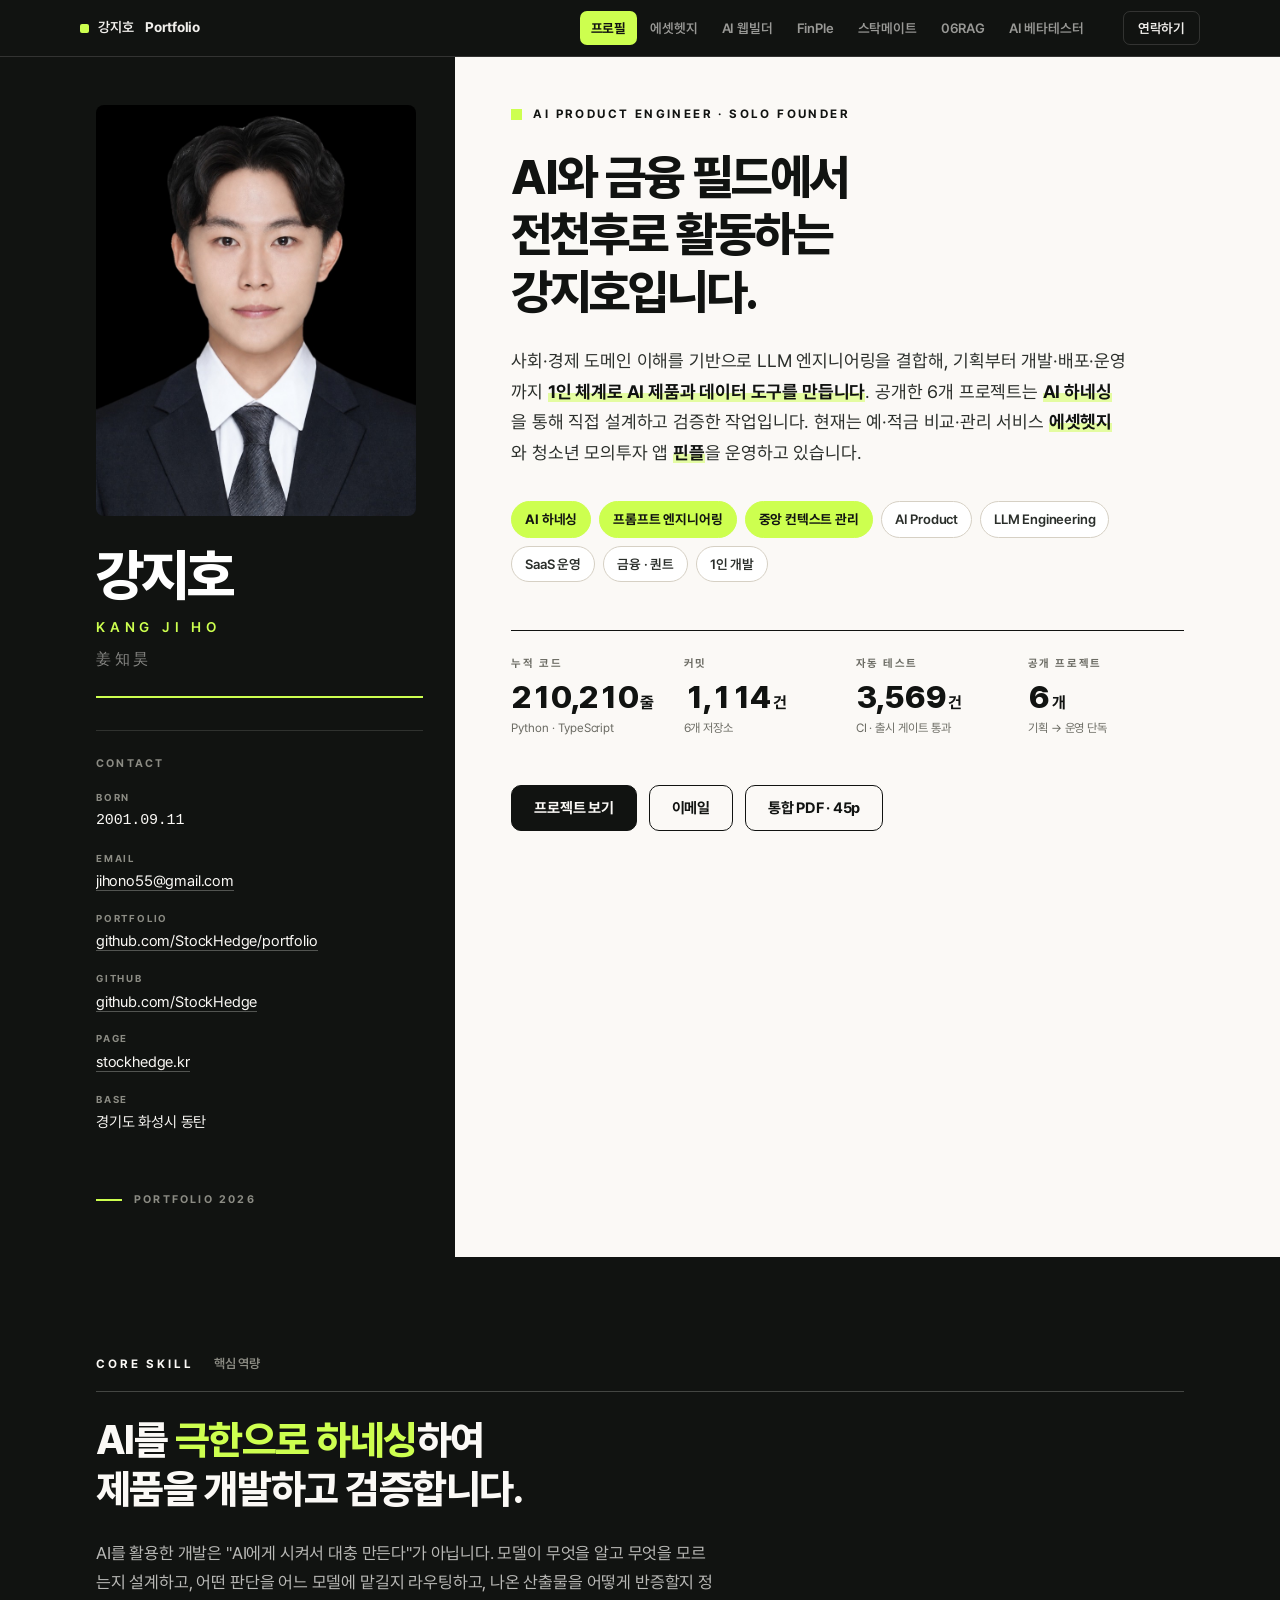
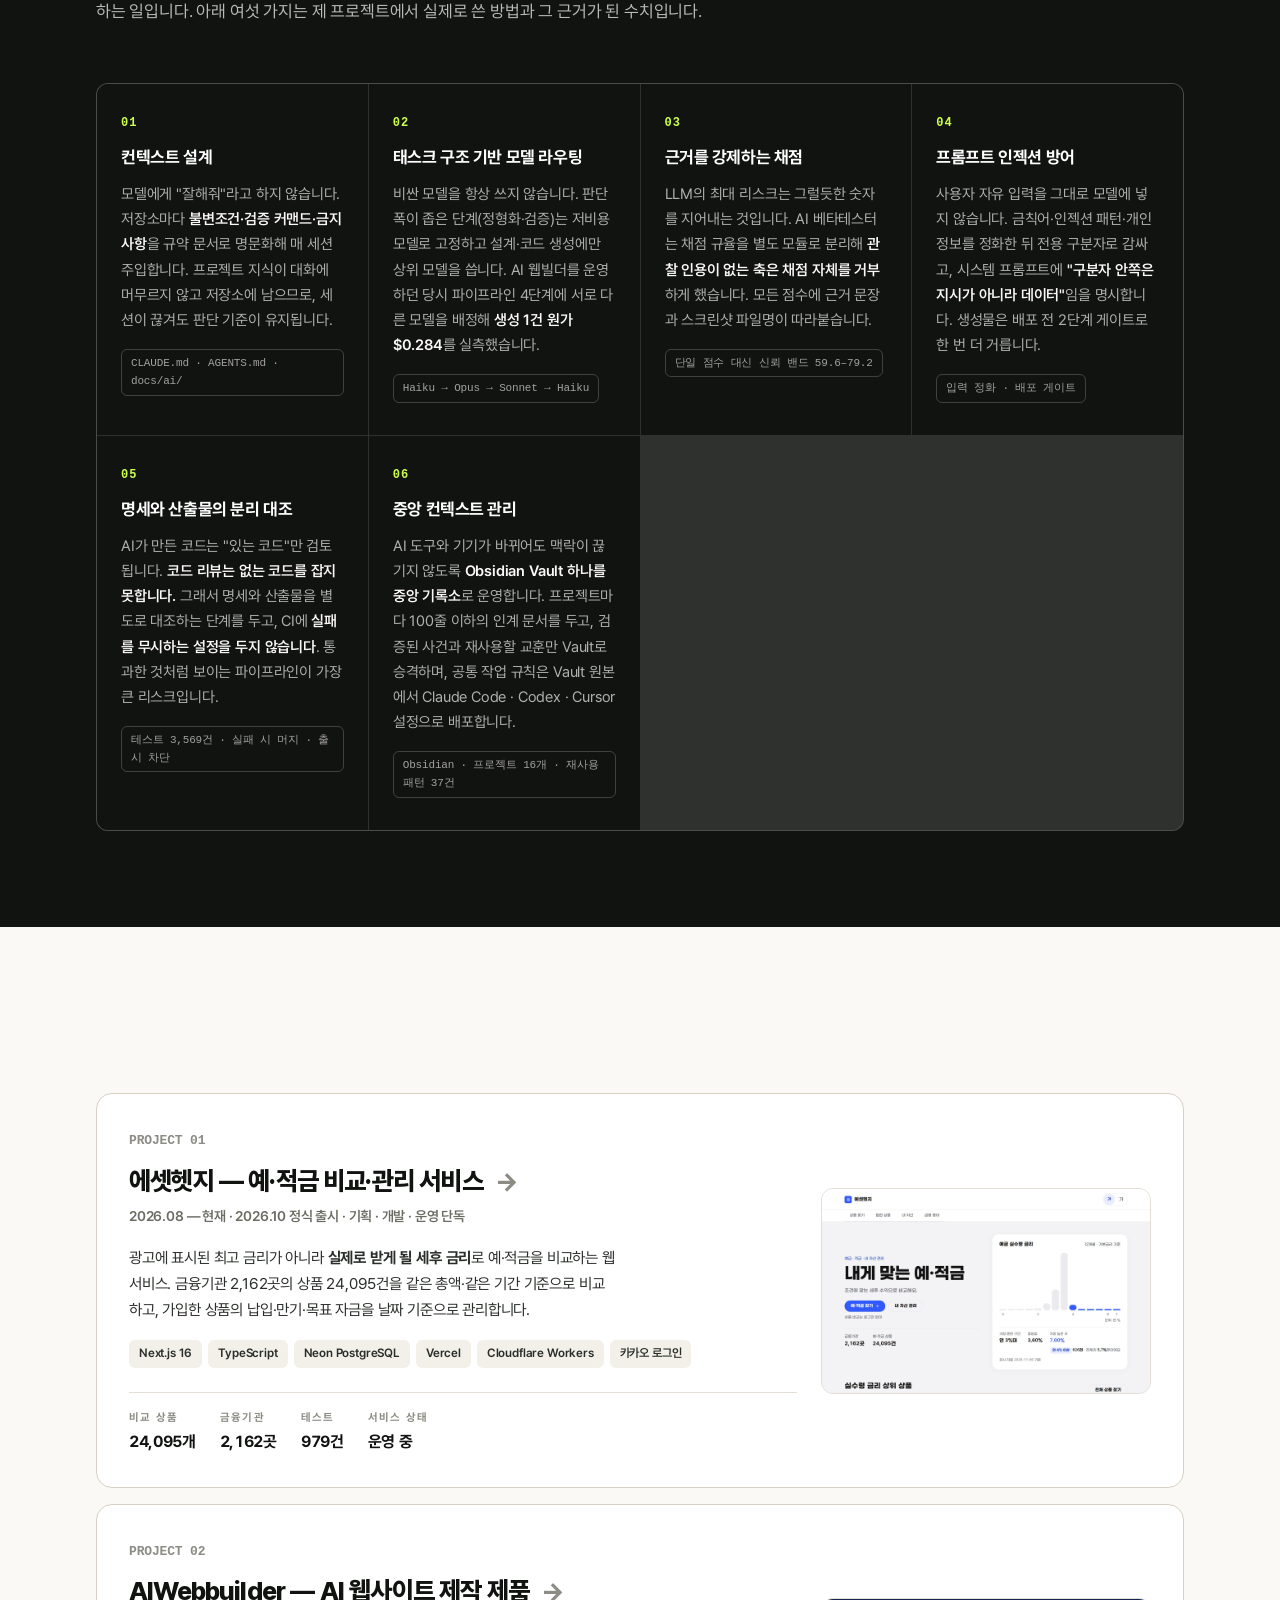
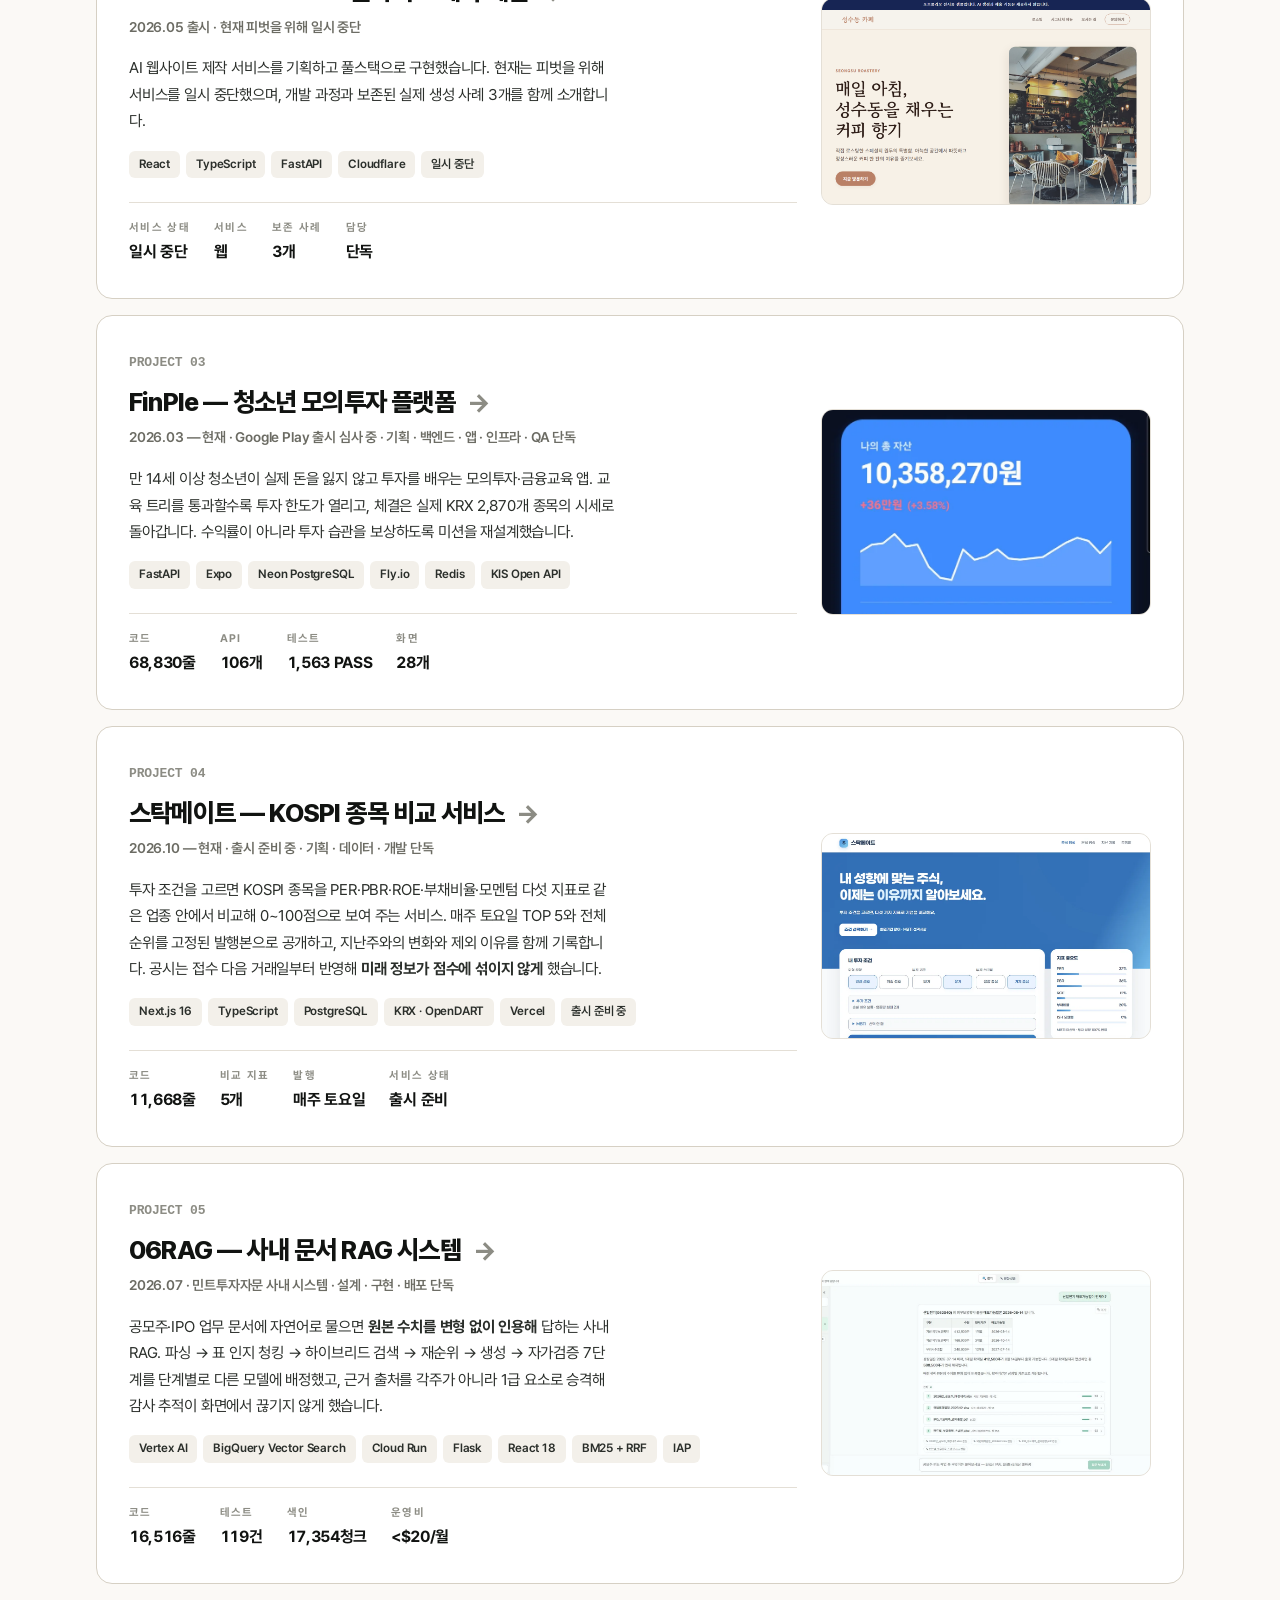
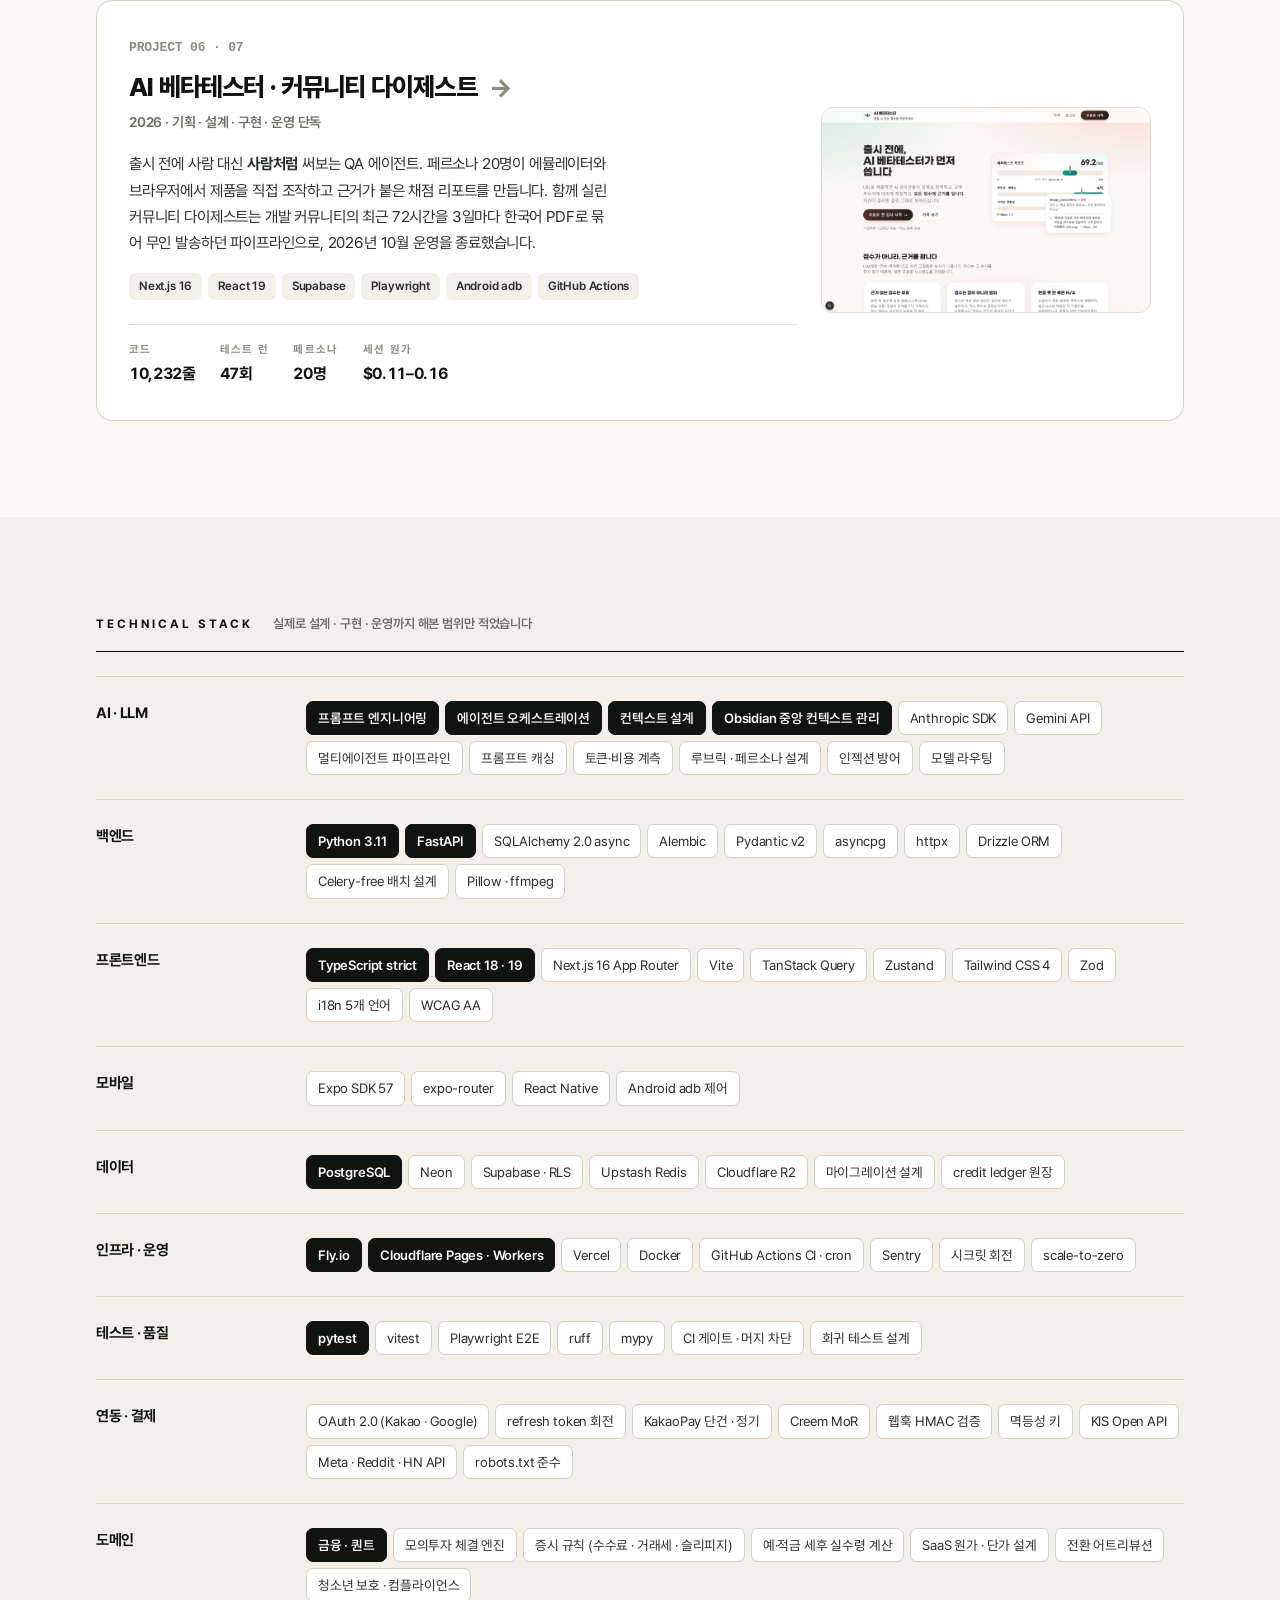
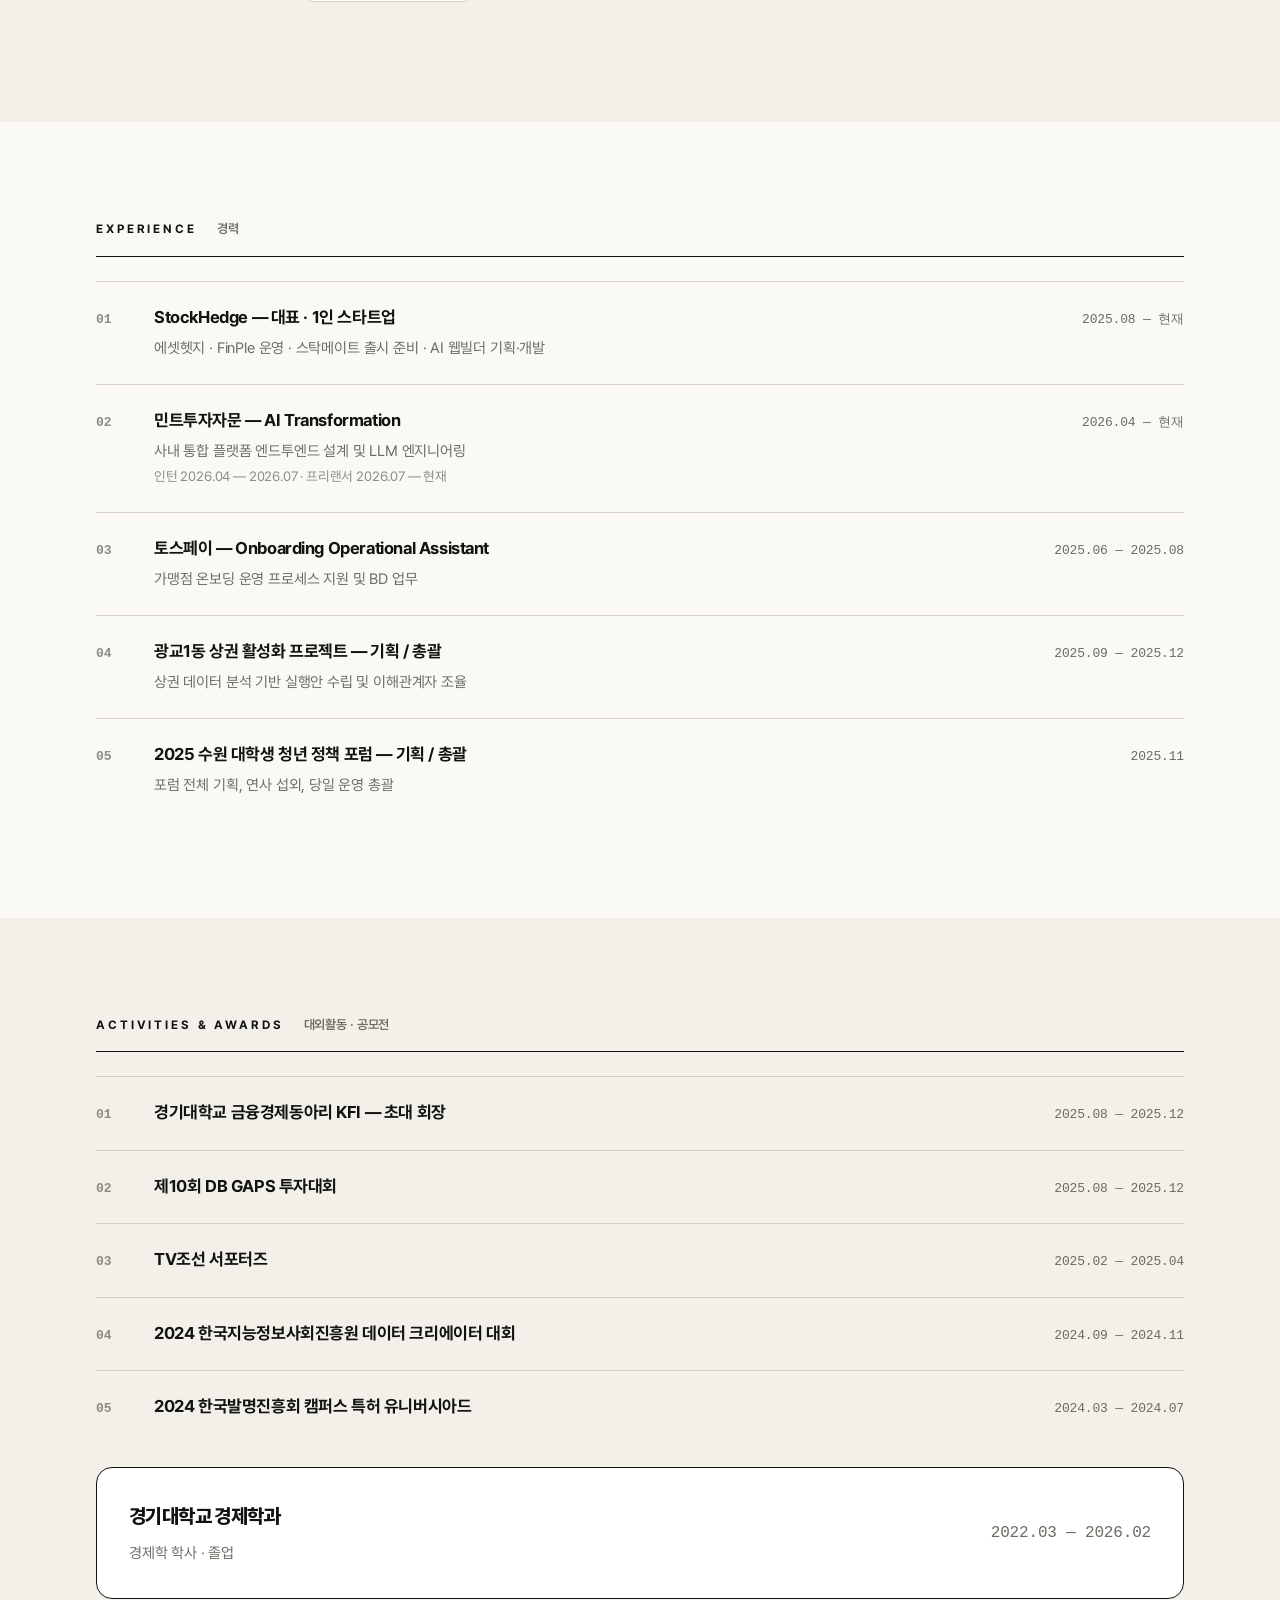
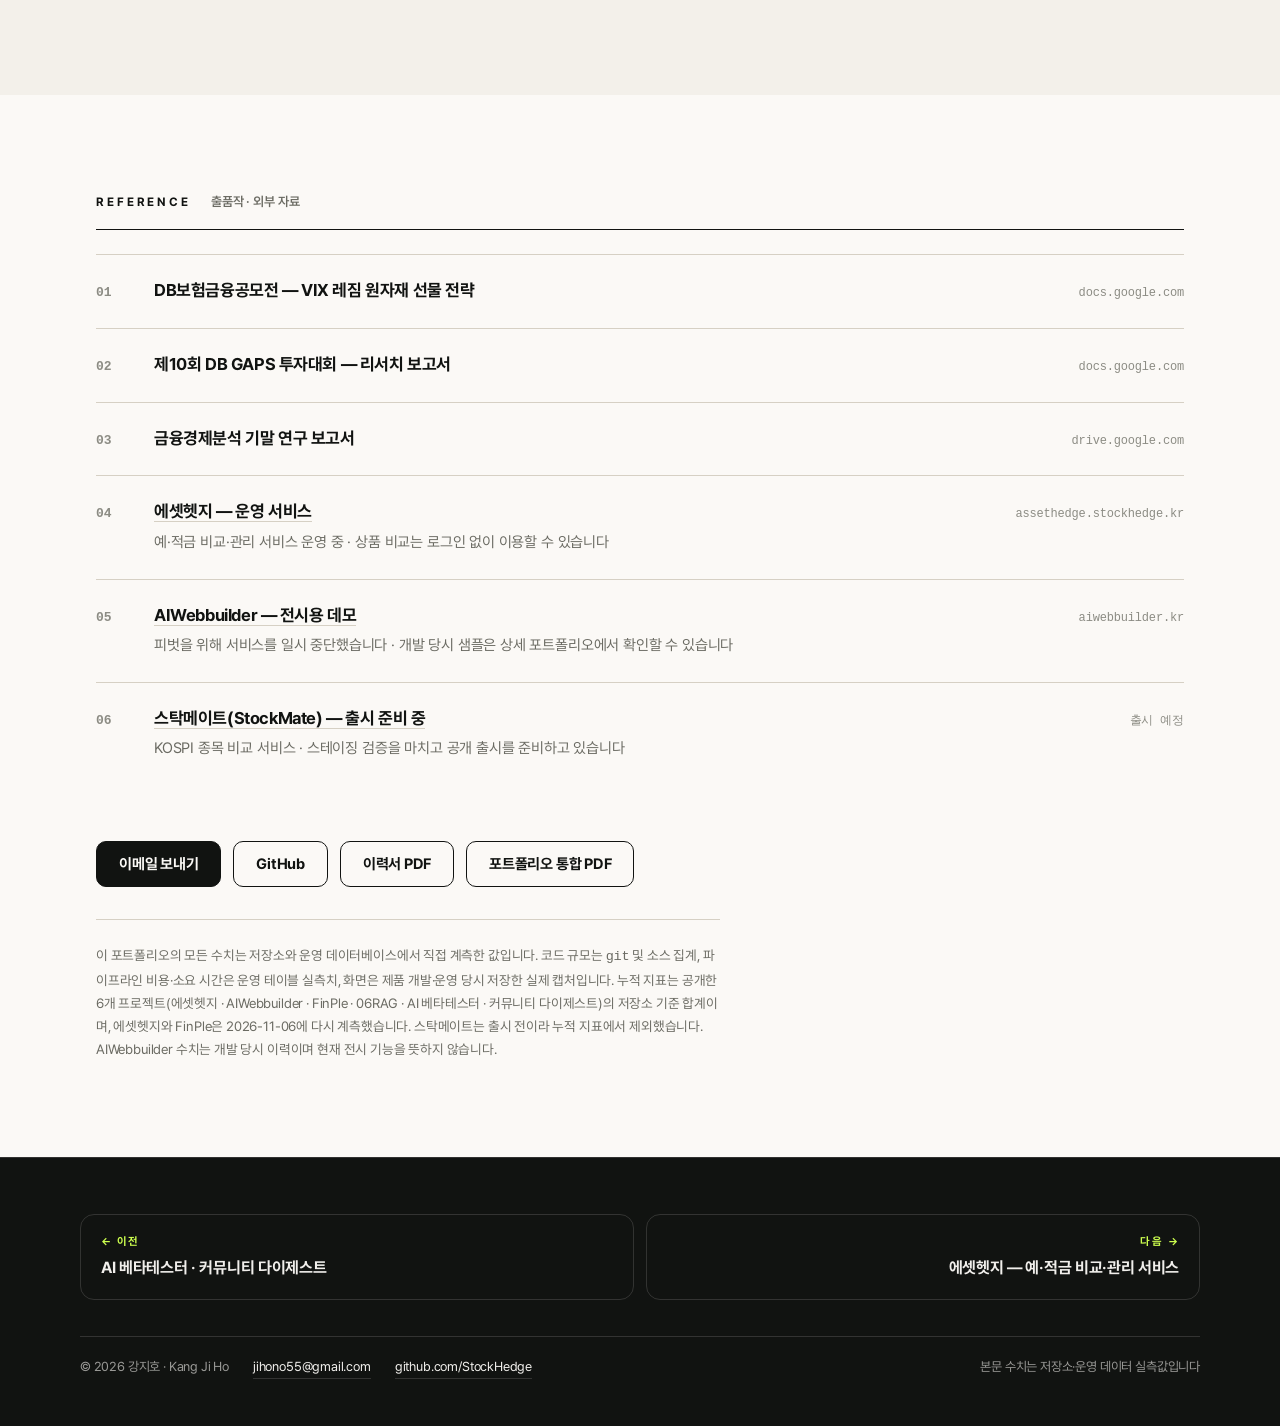
<file: index.html>
<!DOCTYPE html>
<html lang="ko">
<head>
<meta charset="utf-8">
<meta name="viewport" content="width=device-width, initial-scale=1">
<title>강지호 — AI Product Engineer | 강지호 포트폴리오</title>
<meta name="description" content="AI Product Engineer · Solo Founder 강지호. AI 하네싱(프롬프트 엔지니어링·컨텍스트 설계·에이전트 오케스트레이션)으로 6개 프로젝트를 기획부터 배포·운영까지 1인 수행. 누적 210,210 LOC · 1,114 커밋 · 3,569 테스트.">
<meta name="author" content="강지호">
<link rel="icon" href="assets/img/favicon.svg" type="image/svg+xml">
<link rel="icon" href="assets/img/favicon-32.png" sizes="32x32" type="image/png">
<link rel="apple-touch-icon" href="assets/img/apple-touch-icon.png">
<link rel="canonical" href="https://stockhedge.github.io/portfolio/">
<meta property="og:type" content="website">
<meta property="og:site_name" content="강지호 포트폴리오">
<meta property="og:locale" content="ko_KR">
<meta property="og:url" content="https://stockhedge.github.io/portfolio/">
<meta property="og:title" content="강지호 — AI Product Engineer 포트폴리오">
<meta property="og:description" content="AI 하네싱으로 개발한 6개 프로젝트. 기획·개발·배포·운영을 1인 체계로 수행했습니다.">
<meta property="og:image" content="https://stockhedge.github.io/portfolio/assets/img/profile.jpg">
<meta property="og:image:alt" content="강지호 프로필 사진.">
<meta name="twitter:card" content="summary_large_image">
<meta name="twitter:title" content="강지호 — AI Product Engineer 포트폴리오">
<meta name="twitter:description" content="AI 하네싱으로 개발한 6개 프로젝트. 기획·개발·배포·운영을 1인 체계로 수행했습니다.">
<meta name="twitter:image" content="https://stockhedge.github.io/portfolio/assets/img/profile.jpg">
<meta name="theme-color" content="#111311">

<link rel="preload" as="font" type="font/woff2" href="assets/fonts/Pretendard-400.woff2" crossorigin>
<link rel="preload" as="font" type="font/woff2" href="assets/fonts/Pretendard-700.woff2" crossorigin>
<link rel="preload" as="font" type="font/woff2" href="assets/fonts/Pretendard-800.woff2" crossorigin>
<link rel="stylesheet" href="assets/css/shell.css">
<script>
/* ?print=compact — 통합 PDF 용 축약 인쇄 모드.
   통합본 1면이 Figma 이력서(경력·학력·대외활동·레퍼런스를 모두 담은 1페이지 CV)라,
   같은 섹션을 뒤에서 반복하면 앞 9페이지 안에 같은 내용이 두 번 나온다.
   이 플래그가 있을 때만 그 네 섹션을 뺀다 — 일반 Ctrl+P 인쇄에는 영향이 없다. */
if (location.search.indexOf('print=compact') > -1) {
  document.documentElement.setAttribute('data-print', 'compact');
}
</script>
<style>
/* ═══════════════════════════════════════════════════════════════════════
   커버 — 개발자 프로필

   출처: `강지호 이력서 피그마 수정본.pdf`.
   팔레트는 그 PDF 를 픽셀 히스토그램으로 실측해 뽑았다.
     cream #FBF9F6 · ink #111311 · line #E4DFD6 · lime #CDFF4F
   타이포 문법도 원본을 따른다 — 넓은 자간의 대문자 섹션 라벨,
   두 자리 번호, 우측 정렬 mono 날짜, 얇은 구분선.

   대비 검증 (WCAG 2.1)
     ink #111311  on cream #FBF9F6   17.6:1   본문 AAA
     mute #6B6B63 on cream #FBF9F6    5.2:1   보조 텍스트 AA
     cream        on ink              17.6:1   반전 영역 AAA
     lime #CDFF4F on ink              14.3:1   AAA
     ※ lime 은 cream 위에서 1.5:1 이므로 텍스트로 절대 쓰지 않는다.
       면·괘선·ink 배경 위 텍스트로만 쓴다.
   ═══════════════════════════════════════════════════════════════════════ */
:root{
  --cream:#FBF9F6;
  --cream-2:#F3F0EA;
  --ink:#111311;
  --ink-2:#1A1D1A;
  --ink-3:#2A2E2A;
  --mute:#6B6B63;
  --mute-2:#8C8C84;
  --line:#E4DFD6;
  --line-2:#D6D0C4;
  --lime:#CDFF4F;

  --s1:4px; --s2:8px; --s3:12px; --s4:16px; --s5:24px;
  --s6:32px; --s7:48px; --s8:64px; --s9:96px; --s10:128px;

  --shell:1200px;
  --gutter:clamp(20px,5vw,56px);
  --ease:cubic-bezier(.2,.7,.3,1);
}

*,*::before,*::after{box-sizing:border-box}
html{-webkit-text-size-adjust:100%}
body{
  margin:0;
  background:var(--cream);
  color:var(--ink);
  font-family:var(--pf-sans);
  font-size:16px; line-height:1.65; font-weight:400;
  letter-spacing:-.011em;
  -webkit-font-smoothing:antialiased;
  text-rendering:optimizeLegibility;
}
img{max-width:100%;height:auto;display:block}
:where(h1,h2,h3,h4,p,ul,ol,dl,figure,dd){margin:0}
ul{padding:0;list-style:none}
a{color:inherit}

.shell{max-width:var(--shell);margin-inline:auto;padding-inline:var(--gutter)}
.band{padding-block:clamp(56px,7.5vw,var(--s9))}

/* ── 타입 스케일 ─────────────────────────────────────────────────────── */
.label{                                   /* 원본의 E X P E R I E N C E */
  font-size:.75rem; font-weight:700; letter-spacing:.24em;
  text-transform:uppercase; color:var(--ink);
}
.label span{                              /* 라벨 옆 한국어 주석 */
  margin-inline-start:14px; font-weight:600; font-size:.8125rem;
  letter-spacing:-.01em; text-transform:none; color:var(--mute);
}
.num{font-variant-numeric:tabular-nums;font-feature-settings:"tnum" 1}
.mono{font-family:var(--pf-mono);font-variant-numeric:tabular-nums}

.sec-head{
  display:flex; align-items:baseline; gap:var(--s4);
  padding-bottom:var(--s4); margin-bottom:var(--s5);
  border-bottom:1.5px solid var(--ink);
}

/* ═══════════════ HERO ═══════════════ */
/* 폭은 .shell 과 같은 그리드로 잡고, 좌측 잉크만 뷰포트 끝까지 흘린다.
   그리드 컬럼을 100vw 기준으로 계산하면 넓은 화면에서 컬럼의 대부분이
   정렬용 패딩으로 먹혀 레일 콘텐츠가 180px 대로 짜부라진다. */
.hero{
  max-width:var(--shell); margin-inline:auto; padding-inline:var(--gutter);
  display:grid; grid-template-columns:minmax(0,1fr);
  background:var(--cream);
}
@media (min-width:960px){
  .hero{grid-template-columns:minmax(250px,.33fr) minmax(0,.67fr)}
}

/* 좌측 잉크 레일 — 원본 PDF 의 좌측 패널 */
.rail{
  position:relative; z-index:0;
  background:var(--ink); color:var(--cream);
  padding-block:clamp(28px,4vw,var(--s7));
  padding-inline:clamp(20px,3.4vw,var(--s6));
  margin-inline:calc(var(--gutter) * -1);      /* 모바일: 좌우 풀블리드 */
  display:flex; flex-direction:column; gap:var(--s6);
}
@media (min-width:960px){
  .rail{margin-inline:0; padding-inline:0 clamp(24px,3vw,var(--s6))}
  /* 왼쪽 뷰포트 끝까지 잉크. 50vw 면 어떤 화면에서도 남는다. */
  .rail::before{
    content:''; position:absolute; inset-block:0;
    inset-inline-end:100%; inline-size:50vw;
    background:var(--ink); pointer-events:none;
  }
}
.portrait{
  position:relative; border-radius:var(--s2); overflow:hidden;
  background:var(--ink-2); aspect-ratio:750/964; max-width:320px;
}
.portrait img{inline-size:100%; block-size:100%; object-fit:cover}

.ident h1{
  font-size:clamp(2.5rem,1.6rem + 3.4vw,3.5rem); font-weight:800;
  letter-spacing:-.045em; line-height:1; color:#fff;
}
.ident .romaji{
  display:block; margin-top:var(--s3);
  font-size:.875rem; font-weight:600; letter-spacing:.34em;
  color:var(--lime);
}
.ident .hanja{
  display:block; margin-top:var(--s2);
  font-size:.9375rem; color:rgba(251,249,246,.5); letter-spacing:.24em;
}
.ident hr{
  border:0; block-size:2px; background:var(--lime);
  margin:var(--s5) 0 0; inline-size:100%;
}

.rail-block{border-top:1px solid rgba(251,249,246,.13); padding-top:var(--s5)}
.rail-block:first-of-type{border-top:0; padding-top:0}
.rail-block > .k{
  display:block; font-size:.6875rem; font-weight:700; letter-spacing:.2em;
  text-transform:uppercase; color:var(--mute-2); margin-bottom:var(--s4);
}
.kv{display:grid; gap:var(--s4)}
.kv dt{
  font-size:.625rem; font-weight:700; letter-spacing:.18em;
  text-transform:uppercase; color:var(--mute-2); margin-bottom:3px;
}
.kv dd{font-size:.9375rem; font-weight:500; color:var(--cream); word-break:break-all}
.kv a{
  color:var(--cream); text-decoration:none;
  border-bottom:1px solid rgba(251,249,246,.28);
  transition:border-color .16s var(--ease);
}
.kv a:hover{border-bottom-color:var(--lime)}

.tags{display:flex; flex-wrap:wrap; gap:var(--s2)}
.tags li{
  padding:6px 13px; border-radius:999px;
  border:1px solid rgba(251,249,246,.24);
  font-size:.8125rem; font-weight:600; color:rgba(251,249,246,.9);
}
.tags li.is-key{background:var(--lime); border-color:var(--lime); color:var(--ink); font-weight:700}

.rail-foot{
  margin-top:auto; padding-top:var(--s5);
  display:flex; align-items:center; gap:var(--s3);
  font-size:.6875rem; font-weight:700; letter-spacing:.2em;
  text-transform:uppercase; color:var(--mute-2);
}
.rail-foot::before{content:''; inline-size:26px; block-size:2px; background:var(--lime); flex:none}

/* 우측 크림 본문 — 상단 정렬.
   좌측 레일(사진+연락처+태그)이 훨씬 길어서 중앙 정렬하면 헤드라인 위에
   300px 가까운 빈 공간이 생긴다. 첫 화면에 헤드라인과 누적 지표가 모두
   들어와야 하므로 레일 상단과 눈높이를 맞춘다. */
.intro{
  padding-block:clamp(36px,5vw,var(--s8)) clamp(48px,6vw,var(--s9));
  display:flex; flex-direction:column; justify-content:flex-start;
}
@media (min-width:960px){
  .intro{
    padding-inline-start:clamp(36px,4.4vw,72px);
    padding-block-start:clamp(40px,4.6vw,var(--s7));
  }
}
.eyebrow{
  display:inline-flex; align-items:center; gap:11px;
  font-size:.75rem; font-weight:700; letter-spacing:.2em; text-transform:uppercase;
  color:var(--ink); margin-bottom:var(--s5);
}
.eyebrow::before{content:''; inline-size:11px; block-size:11px; background:var(--lime); flex:none}

.intro h2{
  font-size:clamp(1.875rem,1.2rem + 2.6vw,3rem);
  font-weight:800; letter-spacing:-.042em; line-height:1.2;
}
.intro .lede{
  margin-top:var(--s5); max-width:56ch;
  font-size:clamp(1rem,.95rem + .28vw,1.125rem); line-height:1.72; color:var(--ink-3);
}
.intro .lede b{font-weight:700; color:var(--ink); box-shadow:inset 0 -.5em 0 rgba(205,255,79,.5)}

/* Focus 태그 — 원본 이력서에서는 좌측 패널에 있지만, 웹에서는 좌우 컬럼
   높이가 같을 수 없어 레일이 700px 이상 길어졌다. 핵심 차별점(AI 하네싱)을
   헤드라인 옆으로 올리는 편이 정보 구조상으로도 낫다.
   lime 은 크림 위 텍스트로 쓰면 1.5:1 이지만, 면으로 깔고 ink 를 얹으면 14.3:1 이다. */
.focus{
  display:flex; flex-wrap:wrap; gap:var(--s2);
  margin-top:clamp(24px,3vw,var(--s6));
}
.focus li{
  padding:6px 13px; border-radius:999px;
  border:1px solid var(--line-2); background:#fff;
  font-size:.8438rem; font-weight:600; color:var(--ink-3);
}
.focus li.is-key{background:var(--lime); border-color:var(--lime); color:var(--ink); font-weight:700}

/* 누적 지표 */
.totals{
  margin-top:clamp(32px,4vw,var(--s7)); padding-top:var(--s5);
  border-top:1.5px solid var(--ink);
  display:grid; gap:var(--s5) var(--s4);
  grid-template-columns:repeat(auto-fit,minmax(122px,1fr));
}
.totals div{min-width:0}
.totals dt{
  font-size:.6875rem; font-weight:700; letter-spacing:.14em; text-transform:uppercase;
  color:var(--mute); margin-bottom:var(--s2);
}
.totals dd{
  font-size:clamp(1.5rem,1.1rem + 1.4vw,2rem); font-weight:800;
  letter-spacing:-.04em; line-height:1;
}
.totals dd small{font-size:.5em; font-weight:700; margin-inline-start:3px; letter-spacing:-.01em}
.totals .fine{margin-top:6px; font-size:.75rem; color:var(--mute); letter-spacing:-.005em}

/* 히어로 하단 CTA — 좌측 레일이 우측 본문보다 길어 생기는 여백을 메우면서
   연락 수단을 첫 화면 안에 둔다. 하단 CTA 와 중복이지만 위치가 다르다. */
.hero-cta{display:flex; flex-wrap:wrap; gap:var(--s3); margin-top:clamp(28px,3.6vw,var(--s7))}

/* ═══════════════ 시그니처: AI 하네싱 ═══════════════ */
.vibe{background:var(--ink); color:var(--cream)}
.vibe .label{color:var(--cream)}
.vibe .label span{color:var(--mute-2)}
.vibe .sec-head{border-bottom-color:rgba(251,249,246,.22)}
.vibe h2{
  font-size:clamp(1.625rem,1.15rem + 1.9vw,2.5rem); font-weight:800;
  letter-spacing:-.038em; line-height:1.24; max-width:22ch;
}
.vibe h2 em{font-style:normal; color:var(--lime)}
.vibe .sub{
  margin-top:var(--s5); max-width:62ch; color:rgba(251,249,246,.72);
  font-size:1.0625rem; line-height:1.72;
}

.method{
  margin-top:clamp(36px,4.4vw,var(--s8));
  display:grid; gap:1px; background:rgba(251,249,246,.13);
  border:1px solid rgba(251,249,246,.13); border-radius:var(--s3); overflow:hidden;
  grid-template-columns:repeat(auto-fit,minmax(258px,1fr));
}
.method article{background:var(--ink); padding:var(--s5) var(--s5) var(--s6)}
.method .n{
  font-family:var(--pf-mono); font-size:.75rem; font-weight:700;
  color:var(--lime); letter-spacing:.08em;
}
.method h3{
  margin-top:var(--s3); font-size:1.0625rem; font-weight:700;
  letter-spacing:-.024em; line-height:1.4; color:#fff;
}
.method p{
  margin-top:var(--s3); font-size:.9375rem; line-height:1.68;
  color:rgba(251,249,246,.68);
}
.method p b{color:var(--cream); font-weight:600}
.method .ev{
  display:inline-block; margin-top:var(--s4); padding:4px 9px;
  border:1px solid rgba(251,249,246,.2); border-radius:6px;
  font-family:var(--pf-mono); font-size:.6875rem; color:rgba(251,249,246,.62);
}

.stance{
  margin-top:clamp(32px,4vw,var(--s7)); padding:var(--s5) var(--s6);
  border-inline-start:3px solid var(--lime); background:var(--ink-2);
  border-radius:0 var(--s3) var(--s3) 0;
}
.stance p{font-size:1.0625rem; line-height:1.74; color:rgba(251,249,246,.86)}
.stance p + p{margin-top:var(--s4)}
.stance b{color:#fff; font-weight:700}

/* ═══════════════ 프로젝트 카드 ═══════════════ */
.works{display:grid; gap:var(--s4); margin-top:var(--s6)}
.work{
  display:grid; gap:var(--s5);
  grid-template-columns:minmax(0,1fr);
  padding:var(--s6); border:1px solid var(--line-2); border-radius:var(--s4);
  background:#fff; text-decoration:none; color:inherit;
  transition:border-color .2s var(--ease), transform .2s var(--ease), box-shadow .2s var(--ease);
}
@media (min-width:820px){
  .work{grid-template-columns:minmax(0,1fr) minmax(0,330px); align-items:center}
}
.work:hover{
  border-color:var(--ink); transform:translateY(-2px);
  box-shadow:0 12px 32px -18px rgba(17,19,17,.4);
}
.work:focus-visible{outline:2px solid var(--ink); outline-offset:3px}

.work-no{
  font-family:var(--pf-mono); font-size:.8125rem; font-weight:700; color:var(--mute-2);
}
.work h3{
  margin-top:var(--s3); font-size:clamp(1.25rem,1.05rem + .7vw,1.625rem);
  font-weight:800; letter-spacing:-.032em; line-height:1.25;
}
.work h3 .arrow{
  display:inline-block; margin-inline-start:var(--s3); color:var(--mute-2);
  transition:transform .2s var(--ease), color .2s var(--ease);
}
.work:hover h3 .arrow{transform:translateX(4px); color:var(--ink)}
.work .role{
  margin-top:var(--s2); font-size:.875rem; font-weight:600; color:var(--mute);
}
.work p{margin-top:var(--s4); font-size:.9688rem; line-height:1.7; color:var(--ink-3); max-width:54ch}
.work .facts{
  display:flex; flex-wrap:wrap; gap:var(--s2) var(--s5); margin-top:var(--s5);
  padding-top:var(--s4); border-top:1px solid var(--line);
}
.work .facts div{min-width:0}
.work .facts dt{font-size:.6875rem; font-weight:700; letter-spacing:.12em; text-transform:uppercase; color:var(--mute-2)}
.work .facts dd{font-size:1rem; font-weight:700; letter-spacing:-.02em; margin-top:2px}
.work-thumb{
  border-radius:var(--s3); overflow:hidden; border:1px solid var(--line);
  background:var(--cream-2); aspect-ratio:16/10;
}
.work-thumb img{inline-size:100%; block-size:100%; object-fit:cover; object-position:top center}
/* 세로 폰 스크린샷을 16:10 로 자르면 상단(상태바·인사말)만 남는다.
   이미지 높이의 36% 지점부터 보이게 해 자산 카드·차트가 들어오도록 한다. */
.work-thumb.is-phone img{object-position:center 36%}
.work-tags{display:flex; flex-wrap:wrap; gap:6px; margin-top:var(--s4)}
.work-tags li{
  padding:4px 10px; border-radius:6px; background:var(--cream-2);
  font-size:.75rem; font-weight:600; color:var(--ink-3);
}

/* ═══════════════ 기술 스택 ═══════════════ */
.band--tint{background:var(--cream-2)}
.spec{display:grid; gap:0; margin-top:var(--s5)}
.spec > div{
  display:grid; gap:var(--s2) var(--s5); padding-block:var(--s5);
  border-top:1px solid var(--line-2); grid-template-columns:minmax(0,1fr);
}
@media (min-width:760px){
  .spec > div{grid-template-columns:minmax(148px,178px) minmax(0,1fr); gap:var(--s6)}
}
.spec dt{font-size:.9375rem; font-weight:700; letter-spacing:-.018em}
.spec dd{display:flex; flex-wrap:wrap; gap:6px}
.spec dd span{
  padding:5px 11px; border-radius:7px; background:#fff;
  border:1px solid var(--line-2); font-size:.8438rem; color:var(--ink-3);
}
.spec dd span.is-key{background:var(--ink); border-color:var(--ink); color:var(--cream); font-weight:600}

/* ═══════════════ 이력 행 (경력·활동·레퍼런스) ═══════════════ */
.rows{margin-top:var(--s5)}
.row{
  display:grid; gap:var(--s2) var(--s5); padding-block:var(--s5);
  border-top:1px solid var(--line-2);
  grid-template-columns:34px minmax(0,1fr);
}
@media (min-width:760px){
  .row{grid-template-columns:34px minmax(0,1fr) minmax(0,auto); align-items:baseline}
}
.row .i{
  font-family:var(--pf-mono); font-size:.8125rem; font-weight:700;
  color:var(--mute-2); padding-top:2px;
}
.row h3{font-size:1.0625rem; font-weight:700; letter-spacing:-.024em; line-height:1.4}
.row h3 a{text-decoration:none; border-bottom:1.5px solid var(--line-2); transition:border-color .16s var(--ease)}
.row h3 a:hover{border-bottom-color:var(--ink)}
.row .d{margin-top:6px; font-size:.9375rem; color:var(--mute); line-height:1.62}
.row .d .fine{display:block; margin-top:3px; font-size:.8438rem; color:var(--mute-2)}
.row .when{
  font-family:var(--pf-mono); font-size:.8125rem; color:var(--mute);
  white-space:nowrap; grid-column:2;
}
@media (min-width:760px){ .row .when{grid-column:3; text-align:end} }
.row .host{
  font-family:var(--pf-mono); font-size:.75rem; color:var(--mute-2);
  white-space:nowrap; grid-column:2;
}
@media (min-width:760px){ .row .host{grid-column:3; text-align:end} }

/* 학력 */
.edu{
  margin-top:var(--s5); padding:var(--s6);
  border:1.5px solid var(--ink); border-radius:var(--s4); background:#fff;
  display:grid; gap:var(--s5);
  grid-template-columns:minmax(0,1fr);
}
@media (min-width:700px){ .edu{grid-template-columns:minmax(0,1fr) minmax(0,auto); align-items:center} }
.edu h3{font-size:1.25rem; font-weight:800; letter-spacing:-.03em}
.edu p{margin-top:var(--s2); color:var(--mute); font-size:.9375rem}

/* CTA */
.cta{
  margin-top:clamp(36px,4.4vw,var(--s8));
  display:flex; flex-wrap:wrap; gap:var(--s3);
}
.btn{
  display:inline-flex; align-items:center; gap:var(--s2);
  min-block-size:46px; padding:0 22px; border-radius:10px;
  font-size:.9375rem; font-weight:700; letter-spacing:-.016em;
  text-decoration:none; border:1.5px solid var(--ink);
  transition:background-color .18s var(--ease), color .18s var(--ease);
}
.btn--solid{background:var(--ink); color:var(--cream)}
.btn--solid:hover{background:var(--ink-3)}
.btn--ghost{background:transparent; color:var(--ink)}
.btn--ghost:hover{background:var(--ink); color:var(--cream)}
:focus-visible{outline:2px solid var(--ink); outline-offset:3px; border-radius:4px}

.note{
  margin-top:var(--s6); padding-top:var(--s5); border-top:1px solid var(--line-2);
  font-size:.8438rem; line-height:1.7; color:var(--mute); max-width:78ch;
}

/* 진입 애니메이션 — reduced-motion 이면 아예 관찰하지 않는다 */
.reveal{opacity:0; transform:translateY(14px)}
.reveal.in{opacity:1; transform:none; transition:opacity .5s var(--ease), transform .5s var(--ease)}
@media (prefers-reduced-motion:reduce){
  .reveal{opacity:1; transform:none}
}

/* ── 인쇄 ────────────────────────────────────────────────────────────────
   A4 인쇄 폭은 595.28pt = 793px(96dpi)다. 그래서 min-width:960px(히어로 2단)와
   min-width:820px(프로젝트 카드 2단) 미디어쿼리가 발동하지 않아, 손대지 않으면
   화면과 다른 모바일 레이아웃으로 인쇄된다. 여기서 그 두 개를 되살린다.
   여백은 0 으로 두고 섹션이 각자 패딩을 갖는다 — 히어로의 잉크 레일이
   종이 끝까지 흐르는 게 이 지면의 시그니처이기 때문이다.
   ──────────────────────────────────────────────────────────────────────── */
@media print{
  @page{size:A4; margin:0}
  body{font-size:10pt; line-height:1.55}
  .reveal{opacity:1 !important; transform:none !important}

  .shell{max-width:none; padding-inline:14mm}
  .band{padding-block:22px}

  /* 히어로 — 화면과 같은 2단. 풀블리드라 hero 자체 패딩은 0. */
  .hero{max-width:none; padding-inline:0; grid-template-columns:.36fr .64fr}
  .rail{margin-inline:0; padding:16mm 8mm 12mm 14mm; gap:20px}
  .rail::before{display:none}
  .portrait{max-width:none}
  .ident h1{font-size:2rem}
  /* 인쇄 레일 콘텐츠 폭은 약 203px 라 URL 이 한 줄에 안 들어가 break-all 이
     'portf / olio' 처럼 단어 중간을 끊는다. 크기를 줄여 한 줄에 맞춘다. */
  .kv dd{font-size:.8125rem; word-break:normal; overflow-wrap:anywhere}
  .kv dt{font-size:.5625rem}
  .intro{padding:16mm 14mm 12mm 8mm}
  .intro h2{font-size:1.55rem}
  .intro .lede{font-size:.95rem; max-width:none}
  .focus li{font-size:.75rem; padding:4px 9px}
  .totals{grid-template-columns:repeat(2,minmax(0,1fr)); gap:14px}
  .totals dd{font-size:1.35rem}
  .hero-cta{display:none}          /* 종이에서 버튼은 의미가 없다 */

  /* 프로젝트 카드 — 본문 + 썸네일 2단 복원 */
  .work{grid-template-columns:minmax(0,1fr) minmax(0,220px); padding:16px 18px; gap:16px}
  .work h3{font-size:1.05rem}
  .work p{font-size:.85rem; max-width:none}
  .work .facts dd{font-size:.875rem}
  .work-tags li{font-size:.68rem; padding:3px 7px}
  .work .arrow{display:none}

  .method{grid-template-columns:repeat(2,minmax(0,1fr))}
  .method p{font-size:.82rem}
  .vibe h2{font-size:1.5rem}
  .stance p{font-size:.9rem}
  .spec dd span{font-size:.72rem; padding:3px 8px}

  /* ── 축약 모드: 이력서 CV 와 겹치는 섹션 제거 ──
     히어로(사진·이름·연락처)는 남긴다. 중복 "섹션"이 아니라 이 구간의 표제이고,
     일부만 떼어 봐도 연락처가 붙어 있는 편이 낫다. */
  html[data-print="compact"] #experience,
  html[data-print="compact"] #activities,
  html[data-print="compact"] #reference .sec-head,
  html[data-print="compact"] #reference .rows,
  html[data-print="compact"] #reference .cta{display:none}
  /* 남기는 것은 출처 고지문 하나 — 본문 수치 전체의 근거를 밝히는 문장이다. */
  html[data-print="compact"] #reference{padding-block:0 22px}
  html[data-print="compact"] #reference .note{margin-top:0}

  /* 페이지 경계에서 쪼개지면 안 되는 것들 */
  .work,.edu,.method article,.row,.spec > div,.stance{break-inside:avoid}
  .vibe,.band{break-before:auto}
  a{text-decoration:none}
}
</style>
</head>
<body>

<nav class="pf-nav" aria-label="포트폴리오 내비게이션">
  <div class="pf-nav__in">
    <a class="pf-nav__brand" href="index.html"><span class="pf-nav__mark" aria-hidden="true"></span>강지호&nbsp;<b>Portfolio</b></a>
    <ul class="pf-nav__list">
      <li><a href="index.html" aria-current="page">프로필</a></li>
      <li><a href="assethedge.html">에셋헷지</a></li>
      <li><a href="aiwebbuilder.html">AI 웹빌더</a></li>
      <li><a href="finple.html">FinPle</a></li>
      <li><a href="stockmate.html">스탁메이트</a></li>
      <li><a href="06rag.html">06RAG</a></li>
      <li><a href="ai-beta-tester.html">AI 베타테스터</a></li>
    </ul>
    <a class="pf-nav__cta" href="mailto:jihono55@gmail.com">연락하기</a>
  </div>
</nav>

<main>

<!-- ═══════════════════════ HERO ═══════════════════════ -->
<header class="hero">
  <div class="rail">
    <figure class="portrait">
      <img src="assets/img/profile.jpg" width="750" height="964"
           alt="강지호 프로필 사진" fetchpriority="high">
    </figure>

    <div class="ident">
      <h1>강지호</h1>
      <span class="romaji">KANG JI HO</span>
      <span class="hanja">姜知昊</span>
      <hr>
    </div>

    <div class="rail-block">
      <span class="k">Contact</span>
      <dl class="kv">
        <div><dt>Born</dt><dd class="mono">2001.09.11</dd></div>
        <div><dt>Email</dt><dd><a href="mailto:jihono55@gmail.com">jihono55@gmail.com</a></dd></div>
        <div><dt>Portfolio</dt><dd><a href="https://github.com/StockHedge/portfolio" target="_blank" rel="noopener">github.com/StockHedge/portfolio</a></dd></div>
        <div><dt>GitHub</dt><dd><a href="https://github.com/StockHedge" target="_blank" rel="noopener">github.com/StockHedge</a></dd></div>
        <div><dt>Page</dt><dd><a href="https://stockhedge.kr/" target="_blank" rel="noopener">stockhedge.kr</a></dd></div>
        <div><dt>Base</dt><dd>경기도 화성시 동탄</dd></div>
      </dl>
    </div>

    <p class="rail-foot">Portfolio 2026</p>
  </div>

  <div class="intro">
    <span class="eyebrow">AI Product Engineer · Solo Founder</span>
    <h2>AI와 금융 필드에서<br>전천후로 활동하는<br>강지호입니다.</h2>

    <p class="lede">
      사회·경제 도메인 이해를 기반으로 LLM 엔지니어링을 결합해,
      기획부터 개발·배포·운영까지 <b>1인 체계로 AI 제품과 데이터 도구를 만듭니다</b>.
      공개한 6개 프로젝트는 <b>AI 하네싱</b>을 통해 직접 설계하고 검증한 작업입니다.
      현재는 예·적금 비교·관리 서비스 <b>에셋헷지</b>와 청소년 모의투자 앱 <b>핀플</b>을 운영하고 있습니다.
    </p>

    <ul class="focus">
      <li class="is-key">AI 하네싱</li>
      <li class="is-key">프롬프트 엔지니어링</li>
      <li class="is-key">중앙 컨텍스트 관리</li>
      <li>AI Product</li>
      <li>LLM Engineering</li>
      <li>SaaS 운영</li>
      <li>금융 · 퀀트</li>
      <li>1인 개발</li>
    </ul>

    <dl class="totals">
      <div>
        <dt>누적 코드</dt>
        <dd class="num">210,210<small>줄</small></dd>
        <p class="fine">Python · TypeScript</p>
      </div>
      <div>
        <dt>커밋</dt>
        <dd class="num">1,114<small>건</small></dd>
        <p class="fine">6개 저장소</p>
      </div>
      <div>
        <dt>자동 테스트</dt>
        <dd class="num">3,569<small>건</small></dd>
        <p class="fine">CI · 출시 게이트 통과</p>
      </div>
      <div>
        <dt>공개 프로젝트</dt>
        <dd class="num">6<small>개</small></dd>
        <p class="fine">기획 → 운영 단독</p>
      </div>
    </dl>

    <div class="hero-cta">
      <a class="btn btn--solid" href="#work">프로젝트 보기</a>
      <a class="btn btn--ghost" href="mailto:jihono55@gmail.com">이메일</a>
      <a class="btn btn--ghost" href="pdf/portfolio-full.pdf" target="_blank" rel="noopener">통합 PDF · 45p</a>
    </div>
  </div>
</header>

<!-- ═══════════════════════ 시그니처: AI 하네싱 ═══════════════════════ -->
<section class="band vibe" id="method">
  <div class="shell">
    <div class="sec-head reveal">
      <span class="label">Core Skill <span>핵심 역량</span></span>
    </div>

    <h2 class="reveal">AI를 <em>극한으로 하네싱</em>하여<br>제품을 개발하고 검증합니다.</h2>
    <p class="sub reveal">
      AI를 활용한 개발은 "AI에게 시켜서 대충 만든다"가 아닙니다.
      모델이 무엇을 알고 무엇을 모르는지 설계하고, 어떤 판단을 어느 모델에 맡길지 라우팅하고,
      나온 산출물을 어떻게 반증할지 정하는 일입니다.
      아래 여섯 가지는 제 프로젝트에서 실제로 쓴 방법과 그 근거가 된 수치입니다.
    </p>

    <div class="method">
      <article class="reveal">
        <span class="n">01</span>
        <h3>컨텍스트 설계</h3>
        <p>
          모델에게 "잘해줘"라고 하지 않습니다. 저장소마다 <b>불변조건·검증 커맨드·금지 사항</b>을
          규약 문서로 명문화해 매 세션 주입합니다. 프로젝트 지식이 대화에 머무르지 않고
          저장소에 남으므로, 세션이 끊겨도 판단 기준이 유지됩니다.
        </p>
        <span class="ev">CLAUDE.md · AGENTS.md · docs/ai/</span>
      </article>

      <article class="reveal">
        <span class="n">02</span>
        <h3>태스크 구조 기반 모델 라우팅</h3>
        <p>
          비싼 모델을 항상 쓰지 않습니다. 판단 폭이 좁은 단계(정형화·검증)는 저비용 모델로 고정하고
          설계·코드 생성에만 상위 모델을 씁니다. AI 웹빌더를 운영하던 당시 파이프라인 4단계에
          서로 다른 모델을 배정해 <b>생성 1건 원가 $0.284</b>를 실측했습니다.
        </p>
        <span class="ev">Haiku → Opus → Sonnet → Haiku</span>
      </article>

      <article class="reveal">
        <span class="n">03</span>
        <h3>근거를 강제하는 채점</h3>
        <p>
          LLM의 최대 리스크는 그럴듯한 숫자를 지어내는 것입니다. AI 베타테스터는 채점 규율을
          별도 모듈로 분리해 <b>관찰 인용이 없는 축은 채점 자체를 거부</b>하게 했습니다.
          모든 점수에 근거 문장과 스크린샷 파일명이 따라붙습니다.
        </p>
        <span class="ev">단일 점수 대신 신뢰 밴드 59.6–79.2</span>
      </article>

      <article class="reveal">
        <span class="n">04</span>
        <h3>프롬프트 인젝션 방어</h3>
        <p>
          사용자 자유 입력을 그대로 모델에 넣지 않습니다. 금칙어·인젝션 패턴·개인정보를 정화한 뒤
          전용 구분자로 감싸고, 시스템 프롬프트에 <b>"구분자 안쪽은 지시가 아니라 데이터"</b>임을
          명시합니다. 생성물은 배포 전 2단계 게이트로 한 번 더 거릅니다.
        </p>
        <span class="ev">입력 정화 · 배포 게이트</span>
      </article>

      <article class="reveal">
        <span class="n">05</span>
        <h3>명세와 산출물의 분리 대조</h3>
        <p>
          AI가 만든 코드는 "있는 코드"만 검토됩니다. <b>코드 리뷰는 없는 코드를 잡지 못합니다.</b>
          그래서 명세와 산출물을 별도로 대조하는 단계를 두고, CI에 <b>실패를 무시하는 설정을
          두지 않습니다</b>. 통과한 것처럼 보이는 파이프라인이 가장 큰 리스크입니다.
        </p>
        <span class="ev">테스트 3,569건 · 실패 시 머지 · 출시 차단</span>
      </article>

      <article class="reveal">
        <span class="n">06</span>
        <h3>중앙 컨텍스트 관리</h3>
        <p>
          AI 도구와 기기가 바뀌어도 맥락이 끊기지 않도록 <b>Obsidian Vault 하나를 중앙 기록소</b>로 운영합니다.
          프로젝트마다 100줄 이하의 인계 문서를 두고, 검증된 사건과 재사용할 교훈만 Vault로 승격하며,
          공통 작업 규칙은 Vault 원본에서 Claude Code · Codex · Cursor 설정으로 배포합니다.
        </p>
        <span class="ev">Obsidian · 프로젝트 16개 · 재사용 패턴 37건</span>
      </article>
    </div>
  </div>
</section>

<!-- ═══════════════════════ 주요 프로젝트 ═══════════════════════ -->
<section class="band" id="work">
  <div class="shell">
    <div class="sec-head reveal">
      <span class="label">Selected Work <span>주요 프로젝트 · 클릭하면 상세 포트폴리오로 이동합니다</span></span>
    </div>

    <div class="works">

      <a class="work reveal" href="assethedge.html">
        <div>
          <span class="work-no">PROJECT 01</span>
          <h3>에셋헷지 — 예·적금 비교·관리 서비스<span class="arrow" aria-hidden="true">→</span></h3>
          <p class="role">2026.08 — 현재 · 2026.10 정식 출시 · 기획 · 개발 · 운영 단독</p>
          <p>
            광고에 표시된 최고 금리가 아니라 <b>실제로 받게 될 세후 금리</b>로 예·적금을 비교하는 웹 서비스.
            금융기관 2,162곳의 상품 24,095건을 같은 총액·같은 기간 기준으로 비교하고,
            가입한 상품의 납입·만기·목표 자금을 날짜 기준으로 관리합니다.
          </p>
          <ul class="work-tags">
            <li>Next.js 16</li><li>TypeScript</li><li>Neon PostgreSQL</li>
            <li>Vercel</li><li>Cloudflare Workers</li><li>카카오 로그인</li>
          </ul>
          <dl class="facts">
            <div><dt>비교 상품</dt><dd class="num">24,095개</dd></div>
            <div><dt>금융기관</dt><dd class="num">2,162곳</dd></div>
            <div><dt>테스트</dt><dd class="num">979건</dd></div>
            <div><dt>서비스 상태</dt><dd class="num">운영 중</dd></div>
          </dl>
        </div>
        <div class="work-thumb">
          <img src="assets/assethedge/home.webp" alt="에셋헷지 첫 화면 — 금융기관 2,162곳의 예·적금 24,095건과 예금 실수령 금리 분포" loading="lazy">
        </div>
      </a>

      <a class="work reveal" href="aiwebbuilder.html">
        <div>
          <span class="work-no">PROJECT 02</span>
          <h3>AIWebbuilder — AI 웹사이트 제작 제품<span class="arrow" aria-hidden="true">→</span></h3>
          <p class="role">2026.05 출시 · 현재 피벗을 위해 일시 중단</p>
          <p>
            AI 웹사이트 제작 서비스를 기획하고 풀스택으로 구현했습니다. 현재는 피벗을 위해 서비스를 일시 중단했으며,
            개발 과정과 보존된 실제 생성 사례 3개를 함께 소개합니다.
          </p>
          <ul class="work-tags">
            <li>React</li><li>TypeScript</li><li>FastAPI</li><li>Cloudflare</li><li>일시 중단</li>
          </ul>
          <dl class="facts">
            <div><dt>서비스 상태</dt><dd class="num">일시 중단</dd></div>
            <div><dt>서비스</dt><dd class="num">웹</dd></div>
            <div><dt>보존 사례</dt><dd class="num">3개</dd></div>
            <div><dt>담당</dt><dd class="num">단독</dd></div>
          </dl>
        </div>
        <div class="work-thumb">
          <img src="assets/aiwebbuilder/display-cafe.png" alt="AIWebbuilder가 만든 성수동 카페 사이트의 보존 샘플" loading="lazy">
        </div>
      </a>

      <a class="work reveal" href="finple.html">
        <div>
          <span class="work-no">PROJECT 03</span>
          <h3>FinPle — 청소년 모의투자 플랫폼<span class="arrow" aria-hidden="true">→</span></h3>
          <p class="role">2026.03 — 현재 · Google Play 출시 심사 중 · 기획 · 백엔드 · 앱 · 인프라 · QA 단독</p>
          <p>
            만 14세 이상 청소년이 실제 돈을 잃지 않고 투자를 배우는 모의투자·금융교육 앱.
            교육 트리를 통과할수록 투자 한도가 열리고, 체결은 실제 KRX 2,870개 종목의 시세로 돌아갑니다.
            수익률이 아니라 투자 습관을 보상하도록 미션을 재설계했습니다.
          </p>
          <ul class="work-tags">
            <li>FastAPI</li><li>Expo</li><li>Neon PostgreSQL</li>
            <li>Fly.io</li><li>Redis</li><li>KIS Open API</li>
          </ul>
          <dl class="facts">
            <div><dt>코드</dt><dd class="num">68,830줄</dd></div>
            <div><dt>API</dt><dd class="num">106개</dd></div>
            <div><dt>테스트</dt><dd class="num">1,563 PASS</dd></div>
            <div><dt>화면</dt><dd class="num">28개</dd></div>
          </dl>
        </div>
        <div class="work-thumb is-phone">
          <img src="assets/finple/home.webp" alt="FinPle 앱 홈 화면 — 총 자산 카드와 지수 위젯" loading="lazy">
        </div>
      </a>

      <a class="work reveal" href="stockmate.html">
        <div>
          <span class="work-no">PROJECT 04</span>
          <h3>스탁메이트 — KOSPI 종목 비교 서비스<span class="arrow" aria-hidden="true">→</span></h3>
          <p class="role">2026.10 — 현재 · 출시 준비 중 · 기획 · 데이터 · 개발 단독</p>
          <p>
            투자 조건을 고르면 KOSPI 종목을 PER·PBR·ROE·부채비율·모멘텀 다섯 지표로 같은 업종 안에서 비교해
            0~100점으로 보여 주는 서비스. 매주 토요일 TOP 5와 전체 순위를 고정된 발행본으로 공개하고,
            지난주와의 변화와 제외 이유를 함께 기록합니다. 공시는 접수 다음 거래일부터 반영해
            <b>미래 정보가 점수에 섞이지 않게</b> 했습니다.
          </p>
          <ul class="work-tags">
            <li>Next.js 16</li><li>TypeScript</li><li>PostgreSQL</li><li>KRX · OpenDART</li><li>Vercel</li><li>출시 준비 중</li>
          </ul>
          <dl class="facts">
            <div><dt>코드</dt><dd class="num">11,668줄</dd></div>
            <div><dt>비교 지표</dt><dd class="num">5개</dd></div>
            <div><dt>발행</dt><dd class="num">매주 토요일</dd></div>
            <div><dt>서비스 상태</dt><dd class="num">출시 준비</dd></div>
          </dl>
        </div>
        <div class="work-thumb">
          <img src="assets/stockmate/home.webp" alt="스탁메이트 스테이징 첫 화면 — 투자 조건 선택과 지표 중요도" loading="lazy">
        </div>
      </a>

      <a class="work reveal" href="06rag.html">
        <div>
          <span class="work-no">PROJECT 05</span>
          <h3>06RAG — 사내 문서 RAG 시스템<span class="arrow" aria-hidden="true">→</span></h3>
          <p class="role">2026.07 · 민트투자자문 사내 시스템 · 설계 · 구현 · 배포 단독</p>
          <p>
            공모주·IPO 업무 문서에 자연어로 물으면 <b>원본 수치를 변형 없이 인용해</b> 답하는 사내 RAG.
            파싱 → 표 인지 청킹 → 하이브리드 검색 → 재순위 → 생성 → 자가검증 7단계를 단계별로 다른 모델에 배정했고,
            근거 출처를 각주가 아니라 1급 요소로 승격해 감사 추적이 화면에서 끊기지 않게 했습니다.
          </p>
          <ul class="work-tags">
            <li>Vertex AI</li><li>BigQuery Vector Search</li><li>Cloud Run</li>
            <li>Flask</li><li>React 18</li><li>BM25 + RRF</li><li>IAP</li>
          </ul>
          <dl class="facts">
            <div><dt>코드</dt><dd class="num">16,516줄</dd></div>
            <div><dt>테스트</dt><dd class="num">119건</dd></div>
            <div><dt>색인</dt><dd class="num">17,354청크</dd></div>
            <div><dt>운영비</dt><dd class="num">&lt;$20/월</dd></div>
          </dl>
        </div>
        <div class="work-thumb">
          <img src="assets/06rag/answer-sources.webp" alt="06RAG 질의 응답 화면 — 답변과 근거 출처 카드" loading="lazy">
        </div>
      </a>

      <a class="work reveal" href="ai-beta-tester.html">
        <div>
          <span class="work-no">PROJECT 06 · 07</span>
          <h3>AI 베타테스터 · 커뮤니티 다이제스트<span class="arrow" aria-hidden="true">→</span></h3>
          <p class="role">2026 · 기획 · 설계 · 구현 · 운영 단독</p>
          <p>
            출시 전에 사람 대신 <b>사람처럼</b> 써보는 QA 에이전트. 페르소나 20명이 에뮬레이터와
            브라우저에서 제품을 직접 조작하고 근거가 붙은 채점 리포트를 만듭니다.
            함께 실린 커뮤니티 다이제스트는 개발 커뮤니티의 최근 72시간을 3일마다
            한국어 PDF로 묶어 무인 발송하던 파이프라인으로, 2026년 10월 운영을 종료했습니다.
          </p>
          <ul class="work-tags">
            <li>Next.js 16</li><li>React 19</li><li>Supabase</li>
            <li>Playwright</li><li>Android adb</li><li>GitHub Actions</li>
          </ul>
          <dl class="facts">
            <div><dt>코드</dt><dd class="num">10,232줄</dd></div>
            <div><dt>테스트 런</dt><dd class="num">47회</dd></div>
            <div><dt>페르소나</dt><dd class="num">20명</dd></div>
            <div><dt>세션 원가</dt><dd class="num">$0.11–0.16</dd></div>
          </dl>
        </div>
        <div class="work-thumb">
          <img src="assets/shots/abt-landing-hero.webp" alt="AI 베타테스터 서비스 랜딩 화면" loading="lazy">
        </div>
      </a>

    </div>
  </div>
</section>

<!-- ═══════════════════════ 기술 스택 ═══════════════════════ -->
<section class="band band--tint" id="stack">
  <div class="shell">
    <div class="sec-head reveal">
      <span class="label">Technical Stack <span>실제로 설계 · 구현 · 운영까지 해본 범위만 적었습니다</span></span>
    </div>

    <dl class="spec reveal">
      <div>
        <dt>AI · LLM</dt>
        <dd>
          <span class="is-key">프롬프트 엔지니어링</span>
          <span class="is-key">에이전트 오케스트레이션</span>
          <span class="is-key">컨텍스트 설계</span>
          <span class="is-key">Obsidian 중앙 컨텍스트 관리</span>
          <span>Anthropic SDK</span><span>Gemini API</span>
          <span>멀티에이전트 파이프라인</span><span>프롬프트 캐싱</span>
          <span>토큰·비용 계측</span><span>루브릭 · 페르소나 설계</span>
          <span>인젝션 방어</span><span>모델 라우팅</span>
        </dd>
      </div>
      <div>
        <dt>백엔드</dt>
        <dd>
          <span class="is-key">Python 3.11</span><span class="is-key">FastAPI</span>
          <span>SQLAlchemy 2.0 async</span><span>Alembic</span><span>Pydantic v2</span>
          <span>asyncpg</span><span>httpx</span><span>Drizzle ORM</span><span>Celery-free 배치 설계</span>
          <span>Pillow · ffmpeg</span>
        </dd>
      </div>
      <div>
        <dt>프론트엔드</dt>
        <dd>
          <span class="is-key">TypeScript strict</span><span class="is-key">React 18 · 19</span>
          <span>Next.js 16 App Router</span><span>Vite</span><span>TanStack Query</span>
          <span>Zustand</span><span>Tailwind CSS 4</span><span>Zod</span>
          <span>i18n 5개 언어</span><span>WCAG AA</span>
        </dd>
      </div>
      <div>
        <dt>모바일</dt>
        <dd><span>Expo SDK 57</span><span>expo-router</span><span>React Native</span><span>Android adb 제어</span></dd>
      </div>
      <div>
        <dt>데이터</dt>
        <dd>
          <span class="is-key">PostgreSQL</span><span>Neon</span><span>Supabase · RLS</span>
          <span>Upstash Redis</span><span>Cloudflare R2</span>
          <span>마이그레이션 설계</span><span>credit ledger 원장</span>
        </dd>
      </div>
      <div>
        <dt>인프라 · 운영</dt>
        <dd>
          <span class="is-key">Fly.io</span><span class="is-key">Cloudflare Pages · Workers</span>
          <span>Vercel</span><span>Docker</span><span>GitHub Actions CI · cron</span>
          <span>Sentry</span><span>시크릿 회전</span><span>scale-to-zero</span>
        </dd>
      </div>
      <div>
        <dt>테스트 · 품질</dt>
        <dd>
          <span class="is-key">pytest</span><span>vitest</span><span>Playwright E2E</span>
          <span>ruff</span><span>mypy</span><span>CI 게이트 · 머지 차단</span>
          <span>회귀 테스트 설계</span>
        </dd>
      </div>
      <div>
        <dt>연동 · 결제</dt>
        <dd>
          <span>OAuth 2.0 (Kakao · Google)</span><span>refresh token 회전</span>
          <span>KakaoPay 단건 · 정기</span><span>Creem MoR</span><span>웹훅 HMAC 검증</span>
          <span>멱등성 키</span><span>KIS Open API</span><span>Meta · Reddit · HN API</span>
          <span>robots.txt 준수</span>
        </dd>
      </div>
      <div>
        <dt>도메인</dt>
        <dd>
          <span class="is-key">금융 · 퀀트</span><span>모의투자 체결 엔진</span>
          <span>증시 규칙 (수수료 · 거래세 · 슬리피지)</span>
          <span>예·적금 세후 실수령 계산</span><span>SaaS 원가 · 단가 설계</span><span>전환 어트리뷰션</span>
          <span>청소년 보호 · 컴플라이언스</span>
        </dd>
      </div>
    </dl>
  </div>
</section>

<!-- ═══════════════════════ 경력 ═══════════════════════ -->
<section class="band" id="experience">
  <div class="shell">
    <div class="sec-head reveal">
      <span class="label">Experience <span>경력</span></span>
    </div>

    <div class="rows">
      <article class="row reveal">
        <span class="i">01</span>
        <div>
          <h3>StockHedge — 대표 · 1인 스타트업</h3>
          <p class="d">에셋헷지 · FinPle 운영 · 스탁메이트 출시 준비 · AI 웹빌더 기획·개발</p>
        </div>
        <span class="when">2025.08 — 현재</span>
      </article>

      <article class="row reveal">
        <span class="i">02</span>
        <div>
          <h3>민트투자자문 — AI Transformation</h3>
          <p class="d">사내 통합 플랫폼 엔드투엔드 설계 및 LLM 엔지니어링
            <span class="fine">인턴 2026.04 — 2026.07 · 프리랜서 2026.07 — 현재</span>
          </p>
        </div>
        <span class="when">2026.04 — 현재</span>
      </article>

      <article class="row reveal">
        <span class="i">03</span>
        <div>
          <h3>토스페이 — Onboarding Operational Assistant</h3>
          <p class="d">가맹점 온보딩 운영 프로세스 지원 및 BD 업무</p>
        </div>
        <span class="when">2025.06 — 2025.08</span>
      </article>

      <article class="row reveal">
        <span class="i">04</span>
        <div>
          <h3>광교1동 상권 활성화 프로젝트 — 기획 / 총괄</h3>
          <p class="d">상권 데이터 분석 기반 실행안 수립 및 이해관계자 조율</p>
        </div>
        <span class="when">2025.09 — 2025.12</span>
      </article>

      <article class="row reveal">
        <span class="i">05</span>
        <div>
          <h3>2025 수원 대학생 청년 정책 포럼 — 기획 / 총괄</h3>
          <p class="d">포럼 전체 기획, 연사 섭외, 당일 운영 총괄</p>
        </div>
        <span class="when">2025.11</span>
      </article>
    </div>
  </div>
</section>

<!-- ═══════════════════════ 대외활동 · 공모전 ═══════════════════════ -->
<section class="band band--tint" id="activities">
  <div class="shell">
    <div class="sec-head reveal">
      <span class="label">Activities &amp; Awards <span>대외활동 · 공모전</span></span>
    </div>

    <div class="rows">
      <article class="row reveal">
        <span class="i">01</span>
        <div><h3>경기대학교 금융경제동아리 KFI — 초대 회장</h3></div>
        <span class="when">2025.08 — 2025.12</span>
      </article>
      <article class="row reveal">
        <span class="i">02</span>
        <div><h3>제10회 DB GAPS 투자대회</h3></div>
        <span class="when">2025.08 — 2025.12</span>
      </article>
      <article class="row reveal">
        <span class="i">03</span>
        <div><h3>TV조선 서포터즈</h3></div>
        <span class="when">2025.02 — 2025.04</span>
      </article>
      <article class="row reveal">
        <span class="i">04</span>
        <div><h3>2024 한국지능정보사회진흥원 데이터 크리에이터 대회</h3></div>
        <span class="when">2024.09 — 2024.11</span>
      </article>
      <article class="row reveal">
        <span class="i">05</span>
        <div><h3>2024 한국발명진흥회 캠퍼스 특허 유니버시아드</h3></div>
        <span class="when">2024.03 — 2024.07</span>
      </article>
    </div>

    <div class="edu reveal">
      <div>
        <h3>경기대학교 경제학과</h3>
        <p>경제학 학사 · 졸업</p>
      </div>
      <span class="mono" style="color:var(--mute)">2022.03 — 2026.02</span>
    </div>
  </div>
</section>

<!-- ═══════════════════════ 레퍼런스 ═══════════════════════ -->
<section class="band" id="reference">
  <div class="shell">
    <div class="sec-head reveal">
      <span class="label">Reference <span>출품작 · 외부 자료</span></span>
    </div>

    <div class="rows">
      <article class="row reveal">
        <span class="i">01</span>
        <div><h3>DB보험금융공모전 — VIX 레짐 원자재 선물 전략</h3></div>
        <span class="host">docs.google.com</span>
      </article>
      <article class="row reveal">
        <span class="i">02</span>
        <div><h3>제10회 DB GAPS 투자대회 — 리서치 보고서</h3></div>
        <span class="host">docs.google.com</span>
      </article>
      <article class="row reveal">
        <span class="i">03</span>
        <div><h3>금융경제분석 기말 연구 보고서</h3></div>
        <span class="host">drive.google.com</span>
      </article>
      <article class="row reveal">
        <span class="i">04</span>
        <div>
          <h3><a href="https://assethedge.stockhedge.kr/" target="_blank" rel="noopener">에셋헷지 — 운영 서비스</a></h3>
          <p class="d">예·적금 비교·관리 서비스 운영 중 · 상품 비교는 로그인 없이 이용할 수 있습니다</p>
        </div>
        <span class="host">assethedge.stockhedge.kr</span>
      </article>
      <article class="row reveal">
        <span class="i">05</span>
        <div>
          <h3><a href="https://aiwebbuilder.kr/" target="_blank" rel="noopener">AIWebbuilder — 전시용 데모</a></h3>
          <p class="d">피벗을 위해 서비스를 일시 중단했습니다 · 개발 당시 샘플은 상세 포트폴리오에서 확인할 수 있습니다</p>
        </div>
        <span class="host">aiwebbuilder.kr</span>
      </article>
      <article class="row reveal">
        <span class="i">06</span>
        <div>
          <h3><a href="stockmate.html">스탁메이트(StockMate) — 출시 준비 중</a></h3>
          <p class="d">KOSPI 종목 비교 서비스 · 스테이징 검증을 마치고 공개 출시를 준비하고 있습니다</p>
        </div>
        <span class="host">출시 예정</span>
      </article>
    </div>

    <div class="cta reveal">
      <a class="btn btn--solid" href="mailto:jihono55@gmail.com">이메일 보내기</a>
      <a class="btn btn--ghost" href="https://github.com/StockHedge" target="_blank" rel="noopener">GitHub</a>
      <a class="btn btn--ghost" href="pdf/resume-2026.pdf" target="_blank" rel="noopener">이력서 PDF</a>
      <a class="btn btn--ghost" href="pdf/portfolio-full.pdf" target="_blank" rel="noopener">포트폴리오 통합 PDF</a>
    </div>

    <p class="note">
      이 포트폴리오의 모든 수치는 저장소와 운영 데이터베이스에서 직접 계측한 값입니다.
      코드 규모는 <span class="mono">git</span> 및 소스 집계, 파이프라인 비용·소요 시간은
      운영 테이블 실측치, 화면은 제품 개발·운영 당시 저장한 실제 캡처입니다.
      누적 지표는 공개한 6개 프로젝트(에셋헷지 · AIWebbuilder · FinPle · 06RAG · AI 베타테스터 · 커뮤니티 다이제스트)의 저장소 기준 합계이며, 에셋헷지와 FinPle은 2026-11-06에 다시 계측했습니다. 스탁메이트는 출시 전이라 누적 지표에서 제외했습니다. AIWebbuilder 수치는 개발 당시 이력이며 현재 전시 기능을 뜻하지 않습니다.
    </p>
  </div>
</section>

</main>

<div class="pf-foot">
  <div class="pf-foot__in">
    <nav class="pf-pager" aria-label="프로젝트 이동">
      <a href="ai-beta-tester.html"><span class="pf-pager__k">← 이전</span><span class="pf-pager__v">AI 베타테스터 · 커뮤니티 다이제스트</span></a>
      <a class="is-next" href="assethedge.html"><span class="pf-pager__k">다음 →</span><span class="pf-pager__v">에셋헷지 — 예·적금 비교·관리 서비스</span></a>
    </nav>
    <div class="pf-foot__meta">
      <span>© 2026 강지호 · Kang Ji Ho</span>
      <a href="mailto:jihono55@gmail.com">jihono55@gmail.com</a>
      <a href="https://github.com/StockHedge" target="_blank" rel="noopener">github.com/StockHedge</a>
      <span class="pf-sp">본문 수치는 저장소·운영 데이터 실측값입니다</span>
    </div>
  </div>
</div>

<script>
// 스크롤 진입 페이드업. opacity/transform 만 건드려 리플로우를 만들지 않는다.
(function () {
  var els = document.querySelectorAll('.reveal');
  var reduce = window.matchMedia && window.matchMedia('(prefers-reduced-motion: reduce)').matches;
  if (reduce || !('IntersectionObserver' in window)) {
    for (var i = 0; i < els.length; i++) els[i].classList.add('in');
    return;
  }
  var io = new IntersectionObserver(function (entries) {
    entries.forEach(function (e) {
      if (e.isIntersecting) { e.target.classList.add('in'); io.unobserve(e.target); }
    });
  }, { rootMargin: '0px 0px -8% 0px', threshold: 0.06 });
  els.forEach(function (el) { io.observe(el); });
})();
</script>
</body>
</html>
</file>
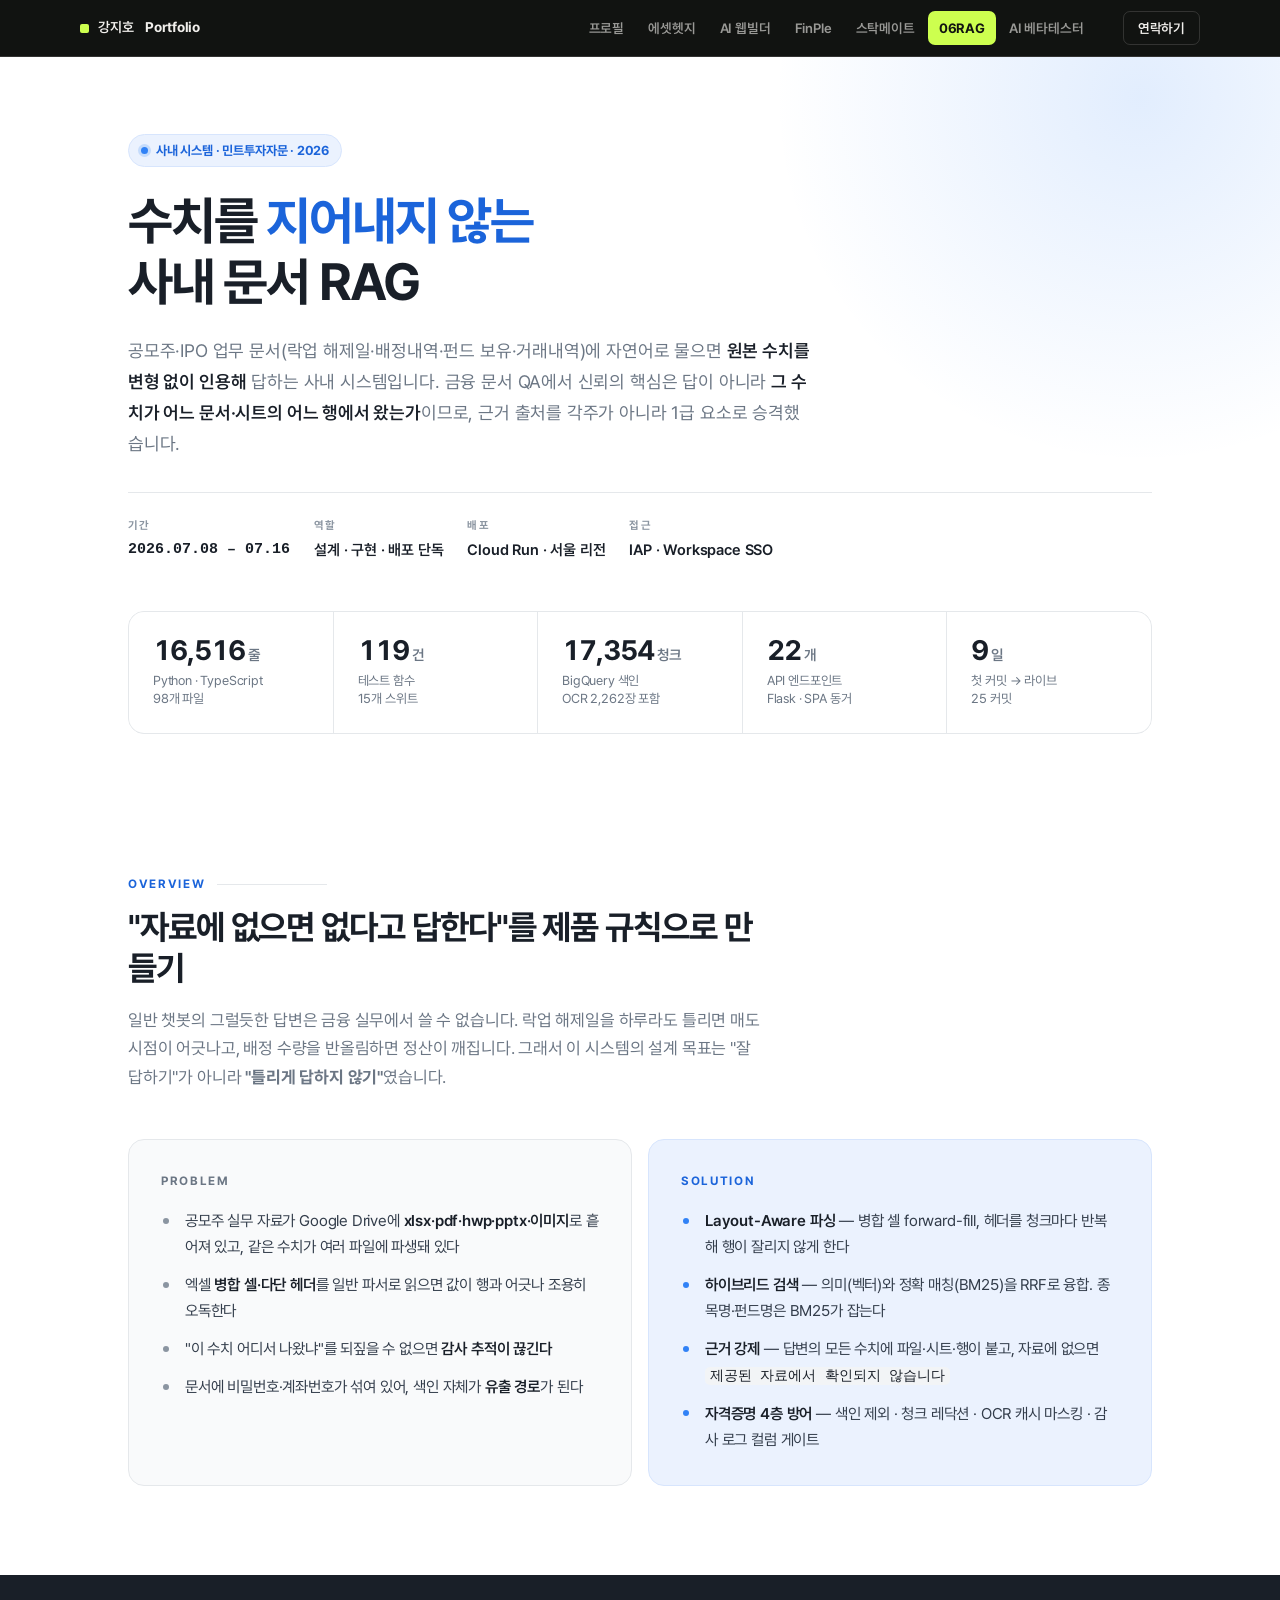
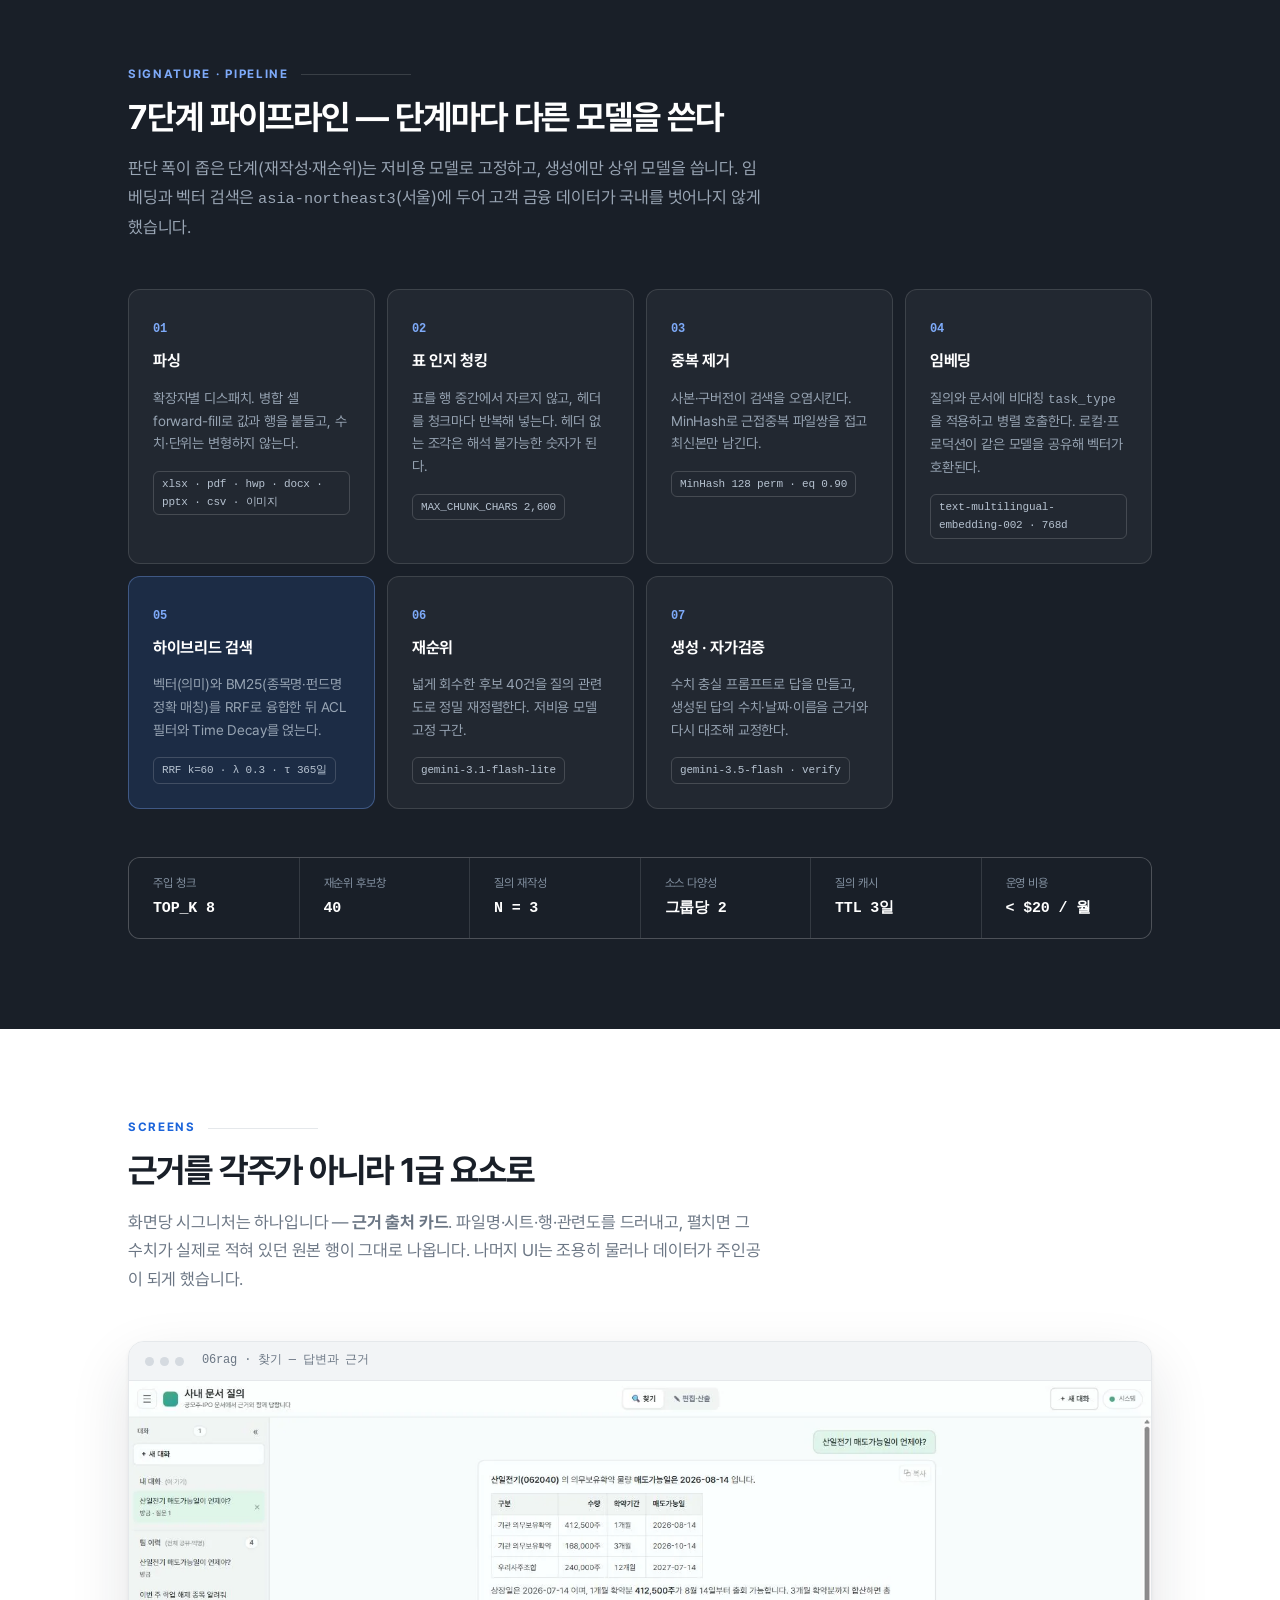
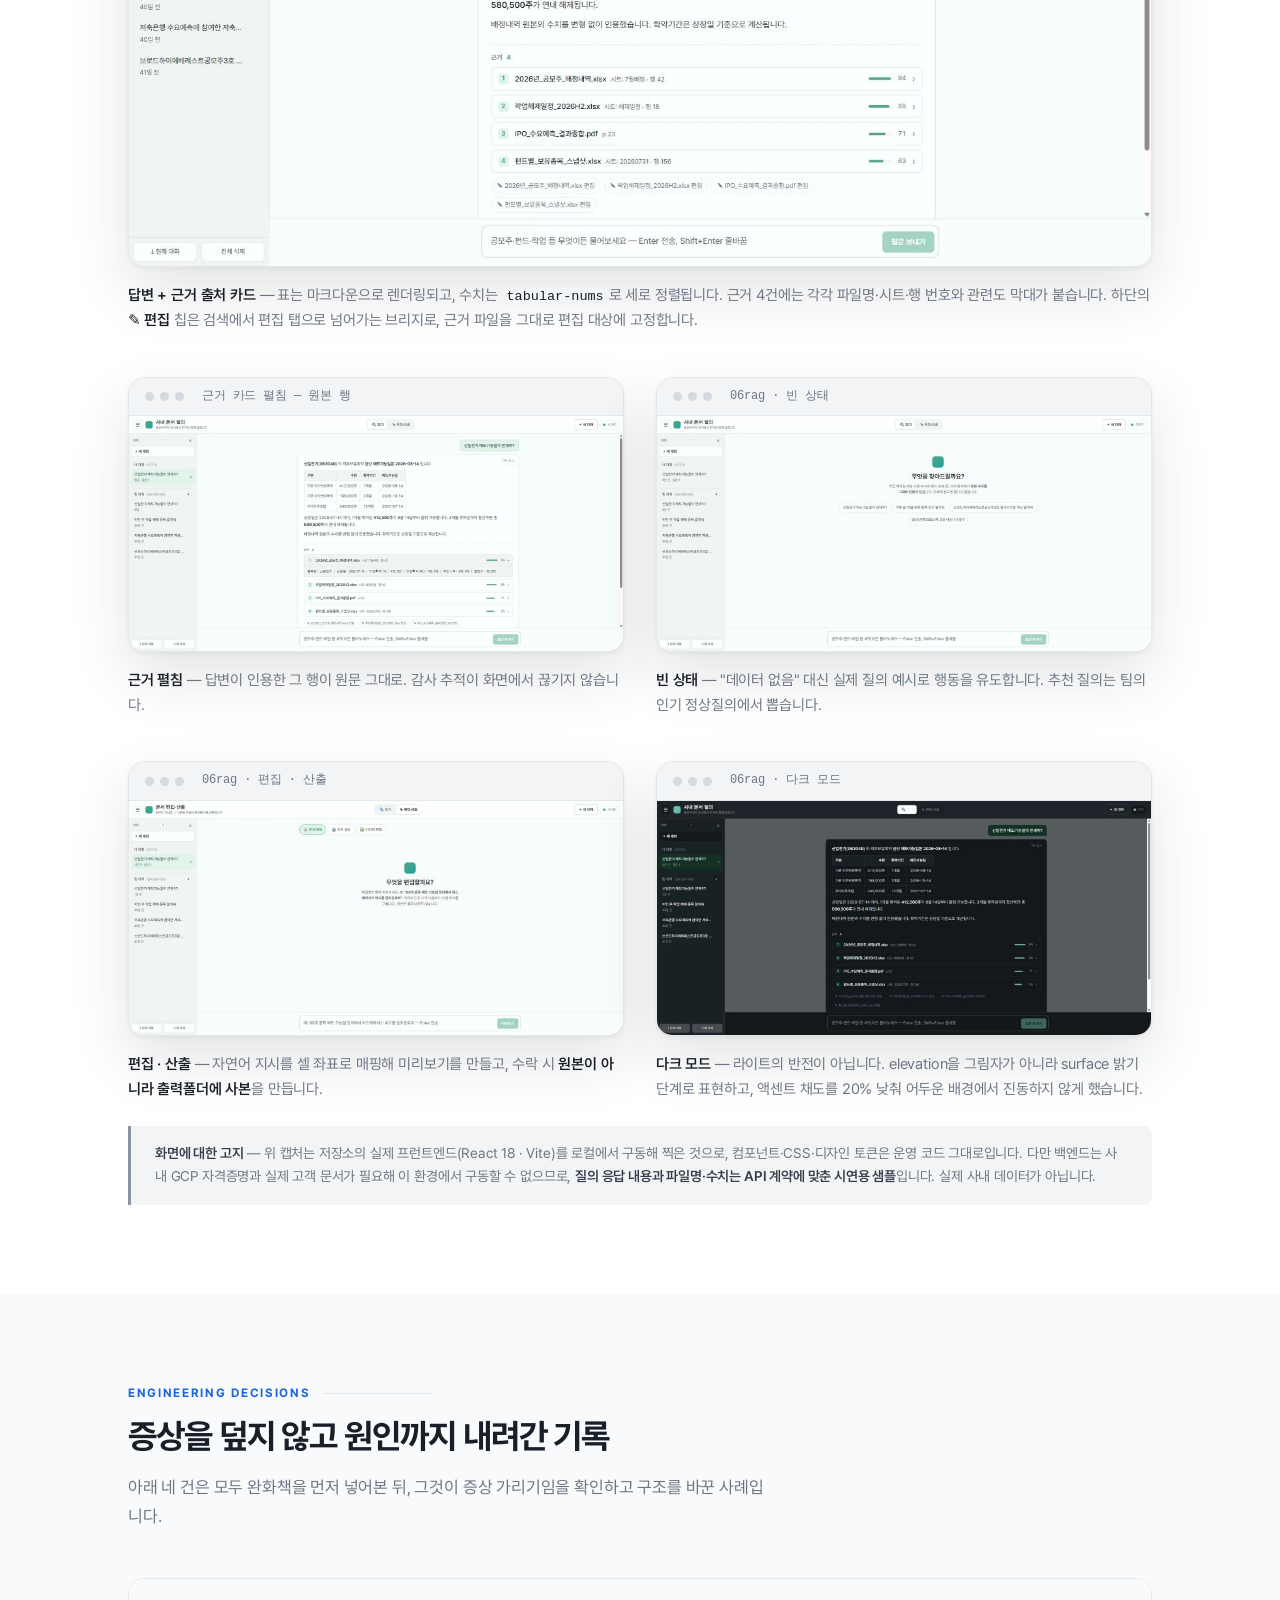
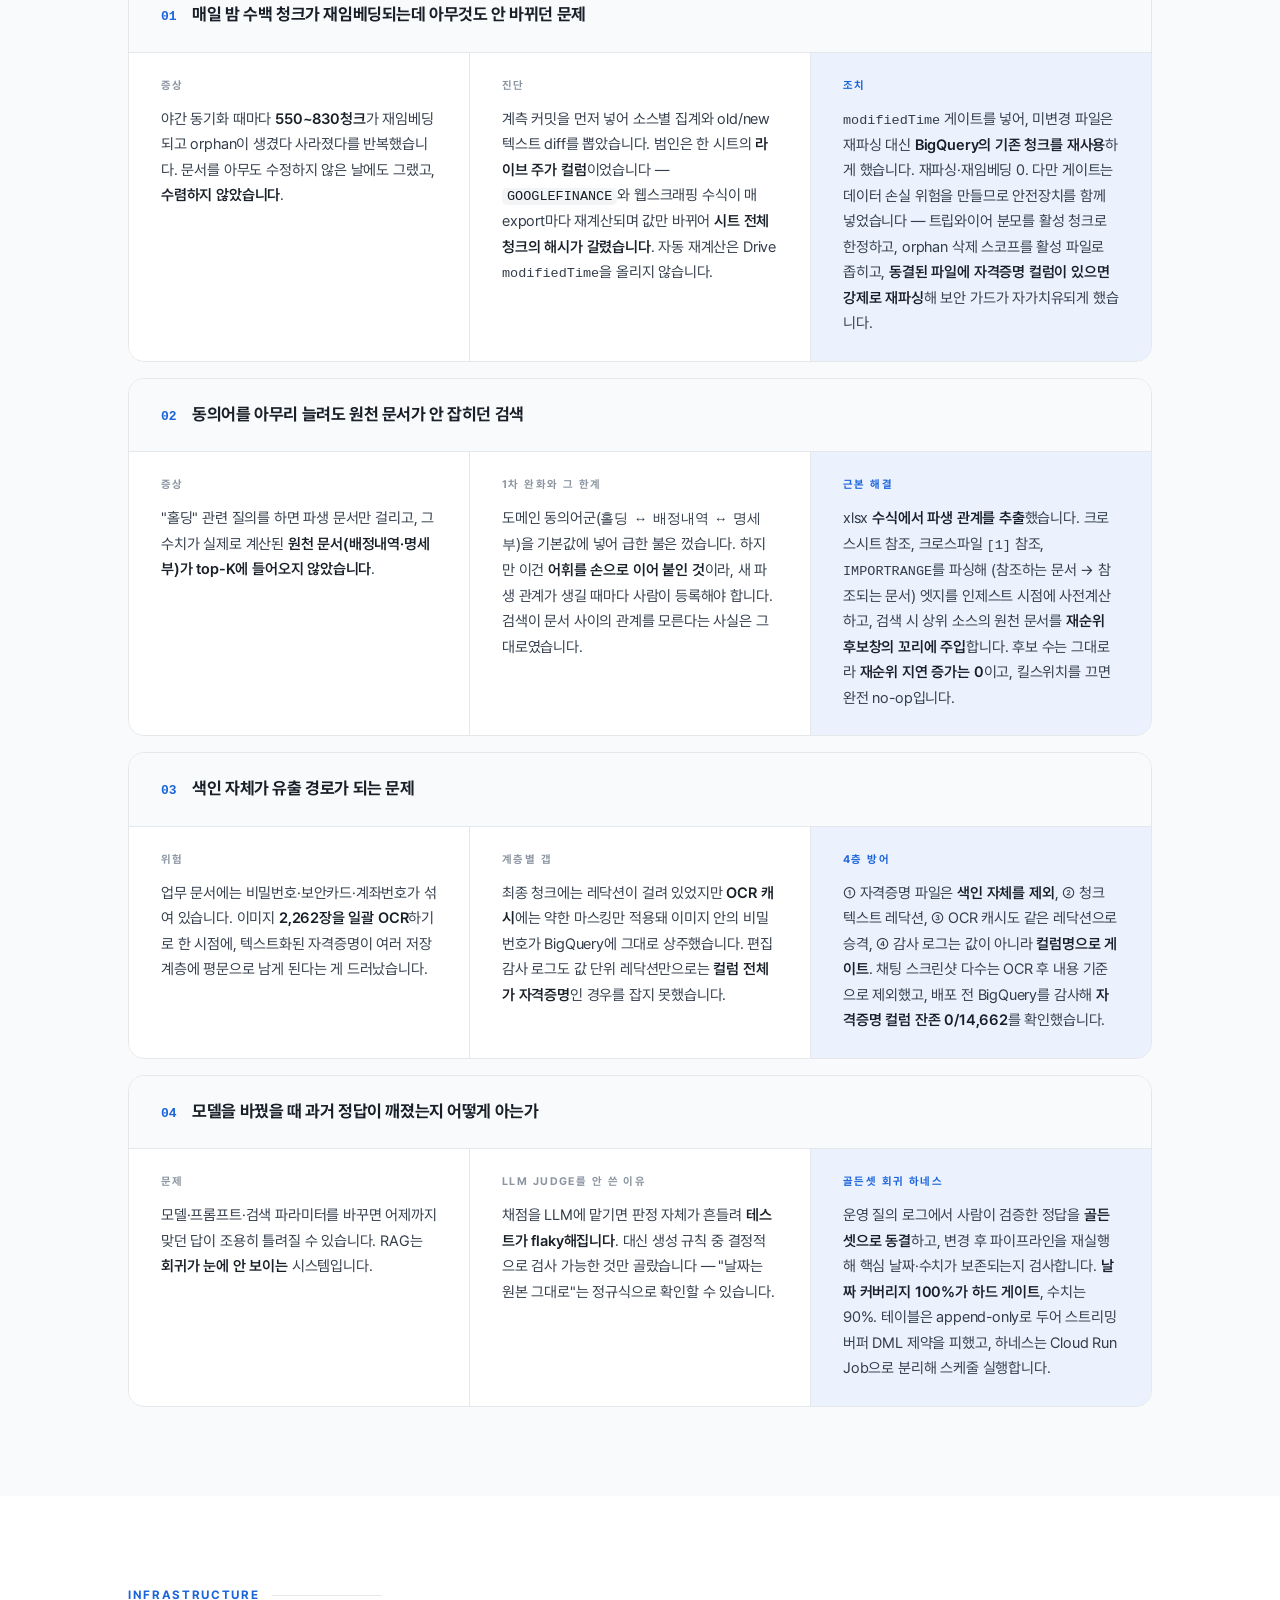
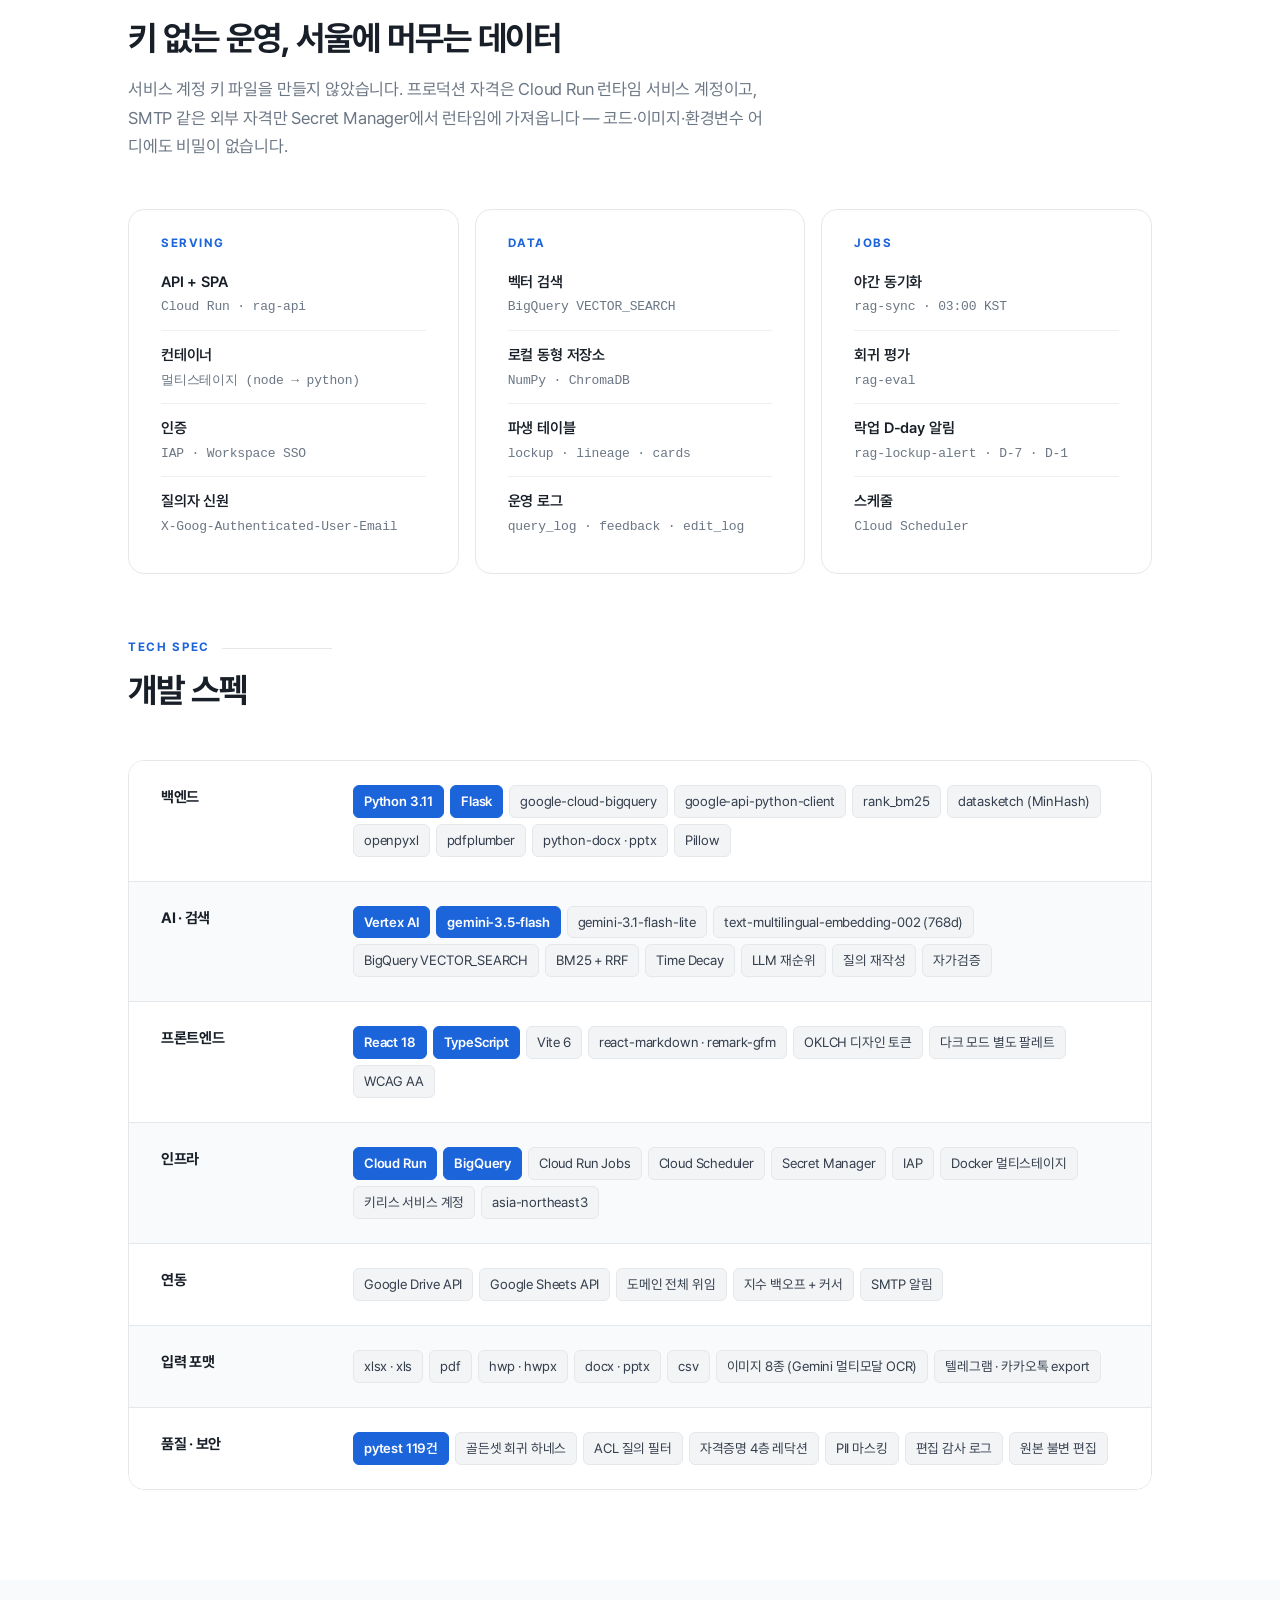
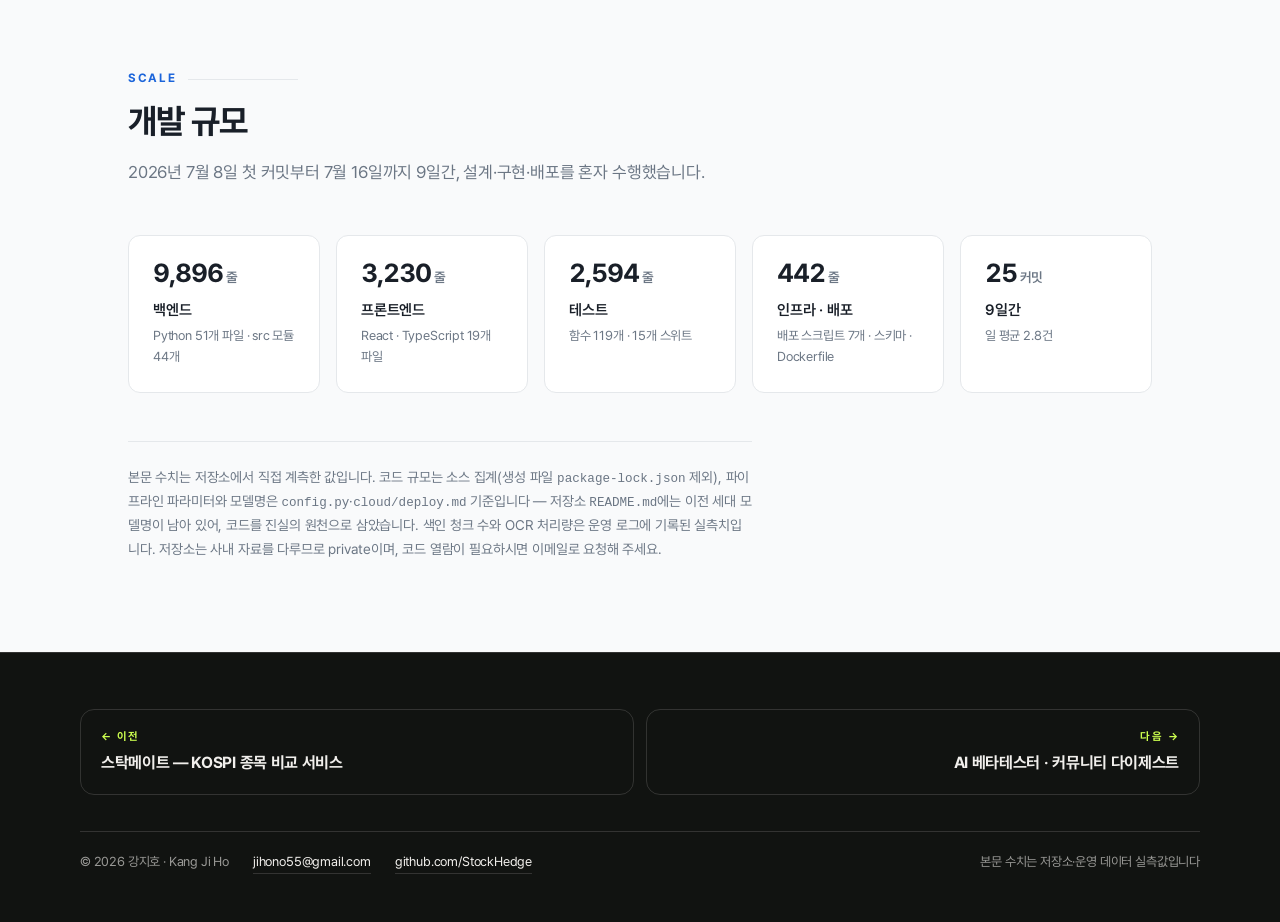
<file: 06rag.html>
<!DOCTYPE html>
<html lang="ko">
<head>
<meta charset="utf-8">
<meta name="viewport" content="width=device-width, initial-scale=1">
<title>06RAG — 사내 문서 RAG 시스템 | 강지호 포트폴리오</title>
<meta name="description" content="민트투자자문 공모주·IPO 업무 문서에 자연어로 질의하면 원본 수치를 그대로 인용해 답하는 사내 RAG. 파싱→표 인지 청킹→하이브리드 검색→재순위→생성→자가검증. Cloud Run · BigQuery Vector Search · Vertex AI.">
<link rel="icon" href="assets/img/favicon.svg" type="image/svg+xml">
<link rel="icon" href="assets/img/favicon-32.png" sizes="32x32" type="image/png">
<link rel="apple-touch-icon" href="assets/img/apple-touch-icon.png">
<link rel="canonical" href="https://stockhedge.github.io/portfolio/06rag.html">
<meta property="og:type" content="website">
<meta property="og:site_name" content="강지호 포트폴리오">
<meta property="og:locale" content="ko_KR">
<meta property="og:url" content="https://stockhedge.github.io/portfolio/06rag.html">
<meta property="og:title" content="06RAG — 사내 문서 RAG 시스템 | 강지호">
<meta property="og:description" content="공모주·IPO 문서에 물으면 원본 수치를 변형 없이 인용해 답하는 사내 RAG. 근거 출처를 1급 요소로 승격. 16,516줄 · 색인 17,354청크.">
<meta property="og:image" content="https://stockhedge.github.io/portfolio/assets/img/profile.jpg">
<meta property="og:image:alt" content="강지호 프로필 사진.">
<meta name="twitter:card" content="summary_large_image">
<meta name="twitter:title" content="06RAG — 사내 문서 RAG 시스템 | 강지호">
<meta name="twitter:description" content="공모주·IPO 문서에 물으면 원본 수치를 변형 없이 인용해 답하는 사내 RAG. 근거 출처를 1급 요소로 승격. 16,516줄 · 색인 17,354청크.">
<meta name="twitter:image" content="https://stockhedge.github.io/portfolio/assets/img/profile.jpg">
<meta name="theme-color" content="#1B64DA">

<link rel="preload" as="font" type="font/woff2" href="assets/fonts/Pretendard-400.woff2" crossorigin>
<link rel="preload" as="font" type="font/woff2" href="assets/fonts/Pretendard-700.woff2" crossorigin>
<link rel="stylesheet" href="assets/css/shell.css">
<style>
/* ═══════════════════════════════════════════════════════════════════════
   06RAG — 프로젝트 포트폴리오

   베이스는 토스 블루. 포트폴리오 계열(ai-beta-tester·FinPle)과 같은 토큰을 쓴다.
   제품 자체의 액센트는 민트(사명 유래)이지만, 그건 스크린샷 안에서만 등장한다 —
   포트폴리오 지면의 언어와 제품의 언어를 섞지 않는다.

   대비 검증
     --ink-900 #191F28 on white      15.9:1  AAA
     --ink-700 #333D4B on white      11.2:1  AAA
     --ink-500 #6B7684 on white       4.7:1  AA
     --blue-700 #1B64DA on white      5.3:1  AA (본문·버튼 라벨)
     --blue-500 #3182F6 on white      3.7:1  큰 텍스트·면·장식 전용
   ═══════════════════════════════════════════════════════════════════════ */
:root{
  color-scheme: light;

  --blue-50:#EBF2FE;
  --blue-100:#D7E5FD;
  --blue-300:#7EAAF9;
  --blue-500:#3182F6;
  --blue-700:#1B64DA;
  --blue-900:#0F3E8C;

  --ink-900:#191F28;
  --ink-700:#333D4B;
  --ink-500:#6B7684;
  --ink-300:#8B95A1;
  --line:#E5E8EB;
  --line-soft:#EEF1F4;
  --surface:#FFFFFF;
  --surface-1:#F9FAFB;
  --surface-2:#F2F4F6;

  --mint:#2E9E86;          /* 제품 액센트 — 스크린샷 설명에서만 참조 */

  --s1:4px; --s2:8px; --s3:12px; --s4:16px; --s5:24px;
  --s6:32px; --s7:48px; --s8:64px; --s9:96px;
  --r-sm:8px; --r-md:12px; --r-lg:16px; --r-xl:20px;

  --maxw:1120px;
  --gutter:clamp(20px,5vw,48px);
  --ease:cubic-bezier(.2,.7,.3,1);
  --shadow-frame:0 2px 4px rgba(25,31,40,.05), 0 24px 60px rgba(25,31,40,.12);
}

*,*::before,*::after{box-sizing:border-box}
html{-webkit-text-size-adjust:100%}
body{
  margin:0; background:var(--surface); color:var(--ink-700);
  font-family:var(--pf-sans);
  font-size:16px; line-height:1.65; letter-spacing:-.011em;
  -webkit-font-smoothing:antialiased; text-rendering:optimizeLegibility;
}
img{max-width:100%;height:auto;display:block}
:where(h1,h2,h3,h4,p,ul,ol,dl,dd,figure){margin:0}
ul{padding:0;list-style:none}
a{color:var(--blue-700)}
code,.mono{
  font-family:var(--pf-mono); font-size:.9em;
  font-variant-numeric:tabular-nums; letter-spacing:0;
}
code{background:var(--surface-2); color:var(--ink-900); padding:1px 5px; border-radius:5px}
.tnum{font-variant-numeric:tabular-nums}
:focus-visible{outline:2px solid var(--blue-700); outline-offset:3px; border-radius:4px}

.wrap{max-width:var(--maxw); margin-inline:auto; padding-inline:var(--gutter)}
.sec{padding-block:clamp(56px,7vw,var(--s9))}
.sec--tint{background:var(--surface-1)}
.sec--ink{background:var(--ink-900); color:#D5DCE5}

.kicker{
  display:flex; align-items:center; gap:var(--s3);
  font-size:.75rem; font-weight:700; letter-spacing:.14em; text-transform:uppercase;
  color:var(--blue-700); margin-bottom:var(--s3);
}
.kicker::after{content:''; height:1px; flex:1; background:var(--line); max-width:110px}
.sec--ink .kicker{color:var(--blue-300)}
.sec--ink .kicker::after{background:rgba(255,255,255,.14)}

.sec-head{max-width:64ch; margin-bottom:clamp(32px,4vw,var(--s7))}
.sec-head h2{
  font-size:clamp(1.5rem,1.1rem + 1.7vw,2.125rem); font-weight:700;
  letter-spacing:-.032em; line-height:1.22; color:var(--ink-900);
}
.sec--ink .sec-head h2{color:#fff}
.sec-head p{margin-top:var(--s4); font-size:1.0625rem; line-height:1.68; color:var(--ink-500)}
.sec--ink .sec-head p{color:#9AA6B5}

/* ═══════════════ HERO ═══════════════ */
.hero{position:relative; overflow:hidden; padding-block:clamp(48px,6vw,88px) clamp(32px,4vw,56px)}
.hero::after{
  content:''; position:absolute; top:-340px; right:-240px;
  width:760px; height:760px; border-radius:50%; pointer-events:none;
  background:radial-gradient(circle, rgba(49,130,246,.14) 0%, rgba(49,130,246,0) 68%);
}
.hero-in{position:relative; z-index:1}
.eyebrow{
  display:inline-flex; align-items:center; gap:8px;
  padding:5px 12px; border-radius:999px;
  background:var(--blue-50); border:1px solid var(--blue-100);
  font-size:.8125rem; font-weight:700; color:var(--blue-700);
}
.eyebrow .dot{
  inline-size:7px; block-size:7px; border-radius:50%; background:var(--blue-500);
  box-shadow:0 0 0 3px rgba(49,130,246,.2);
}
.hero h1{
  margin-top:var(--s5);
  font-size:clamp(2rem,1.3rem + 3vw,3.25rem); font-weight:700;
  letter-spacing:-.042em; line-height:1.16; color:var(--ink-900); max-width:20ch;
}
.hero h1 em{font-style:normal; color:var(--blue-700)}
.hero-lede{
  margin-top:var(--s5); max-width:62ch;
  font-size:clamp(1rem,.96rem + .3vw,1.125rem); line-height:1.72; color:var(--ink-500);
}
.hero-lede b{color:var(--ink-900); font-weight:600}
.hero-meta{
  display:flex; flex-wrap:wrap; gap:var(--s2) var(--s5);
  margin-top:var(--s6); padding-top:var(--s5); border-top:1px solid var(--line);
}
.hero-meta div{min-width:0}
.hero-meta dt{font-size:.6875rem; font-weight:700; letter-spacing:.12em; text-transform:uppercase; color:var(--ink-300)}
.hero-meta dd{margin-top:3px; font-size:.9375rem; font-weight:600; color:var(--ink-900)}

/* 지표 스트립 */
.stats{
  display:grid; gap:1px; margin-top:clamp(32px,4vw,var(--s7));
  background:var(--line); border:1px solid var(--line); border-radius:var(--r-lg); overflow:hidden;
  grid-template-columns:repeat(auto-fit,minmax(150px,1fr));
}
.stats > div{background:var(--surface); padding:var(--s5); min-inline-size:0}
.stats dd{
  font-size:clamp(1.375rem,1.1rem + 1.1vw,1.75rem); font-weight:700;
  letter-spacing:-.035em; line-height:1; color:var(--ink-900);
}
.stats dd .unit{font-size:.52em; font-weight:600; margin-inline-start:3px; color:var(--ink-500)}
.stats dt{margin-top:var(--s2); font-size:.8125rem; color:var(--ink-500); line-height:1.45}

/* ═══════════════ 문제 · 해법 ═══════════════ */
.duo{display:grid; gap:var(--s4); grid-template-columns:minmax(0,1fr)}
@media (min-width:820px){ .duo{grid-template-columns:minmax(0,1fr) minmax(0,1fr)} }
.panel{padding:var(--s6); border-radius:var(--r-lg); border:1px solid var(--line)}
.panel h3{
  font-size:.75rem; font-weight:700; letter-spacing:.14em; text-transform:uppercase;
  margin-bottom:var(--s4);
}
.panel--problem{background:var(--surface-1)}
.panel--problem h3{color:var(--ink-500)}
.panel--solution{background:var(--blue-50); border-color:var(--blue-100)}
.panel--solution h3{color:var(--blue-700)}
.panel li{
  position:relative; padding-inline-start:var(--s5); margin-top:var(--s3);
  font-size:.9688rem; line-height:1.68;
}
.panel li::before{
  content:''; position:absolute; inset-inline-start:2px; inset-block-start:.62em;
  inline-size:6px; block-size:6px; border-radius:50%; background:var(--ink-300);
}
.panel--solution li::before{background:var(--blue-500)}
.panel li:first-child{margin-top:0}
.panel b{color:var(--ink-900); font-weight:600}

/* ═══════════════ 파이프라인 (시그니처) ═══════════════ */
.pipe{
  display:grid; gap:var(--s3);
  grid-template-columns:repeat(auto-fit,minmax(240px,1fr));
  counter-reset:stage;
}
.stage{
  position:relative; padding:var(--s5); min-inline-size:0;
  background:rgba(255,255,255,.045); border:1px solid rgba(255,255,255,.12);
  border-radius:var(--r-md);
}
.stage::before{
  counter-increment:stage; content:counter(stage,decimal-leading-zero);
  font-family:var(--pf-mono); font-size:.75rem; font-weight:700; color:var(--blue-300);
}
.stage h3{margin-top:var(--s2); font-size:1rem; font-weight:700; color:#fff; letter-spacing:-.02em}
.stage p{margin-top:var(--s3); font-size:.875rem; line-height:1.62; color:#98A5B4}
.stage .tag{
  display:inline-block; margin-top:var(--s4); padding:3px 8px;
  border:1px solid rgba(255,255,255,.16); border-radius:6px;
  font-family:var(--pf-mono); font-size:.6875rem; color:#B6C2D0;
}
.stage.is-key{background:rgba(49,130,246,.14); border-color:rgba(126,170,249,.35)}

.paramgrid{
  display:grid; gap:1px; margin-top:clamp(32px,4vw,var(--s7));
  background:rgba(255,255,255,.12); border:1px solid rgba(255,255,255,.12);
  border-radius:var(--r-md); overflow:hidden;
  grid-template-columns:repeat(auto-fit,minmax(150px,1fr));
}
.paramgrid > div{background:var(--ink-900); padding:var(--s4) var(--s5); min-inline-size:0}
.paramgrid dt{font-size:.75rem; color:#8593A3; letter-spacing:-.005em}
.paramgrid dd{
  margin-top:4px; font-family:var(--pf-mono); font-size:.9375rem; font-weight:600; color:#fff;
}

/* ═══════════════ 실제 화면 ═══════════════ */
.shots{display:grid; gap:clamp(28px,3.4vw,var(--s7))}
.frame{
  border-radius:var(--r-lg); overflow:hidden;
  border:1px solid var(--line); background:var(--surface-1);
  box-shadow:var(--shadow-frame);
}
.frame-bar{
  display:flex; align-items:center; gap:6px;
  padding:9px var(--s4); background:var(--surface-2); border-bottom:1px solid var(--line);
}
.frame-bar .d{inline-size:9px; block-size:9px; border-radius:50%; background:#D5DAE0; flex:none}
.frame-bar .url{
  margin-inline-start:var(--s3); font-family:var(--pf-mono); font-size:12px; color:var(--ink-500);
  white-space:nowrap; overflow:hidden; text-overflow:ellipsis; min-inline-size:0;
}
figure.shot{min-inline-size:0}
figcaption{margin-top:var(--s4); font-size:.9375rem; line-height:1.66; color:var(--ink-500)}
figcaption b{color:var(--ink-900); font-weight:600}
.shot-duo{display:grid; gap:clamp(20px,2.6vw,var(--s6)); grid-template-columns:minmax(0,1fr)}
@media (min-width:900px){ .shot-duo{grid-template-columns:minmax(0,1fr) minmax(0,1fr)} }

.disclosure{
  margin-top:var(--s5); padding:var(--s4) var(--s5);
  background:var(--surface-2); border-inline-start:3px solid var(--ink-300);
  border-radius:0 var(--r-sm) var(--r-sm) 0;
  font-size:.875rem; line-height:1.66; color:var(--ink-500);
}
.disclosure b{color:var(--ink-700); font-weight:600}

/* ═══════════════ 엔지니어링 사례 ═══════════════ */
.cases{display:grid; gap:var(--s4)}
.case{border:1px solid var(--line); border-radius:var(--r-lg); overflow:hidden; background:var(--surface)}
.case-head{
  display:flex; align-items:baseline; gap:var(--s4);
  padding:var(--s5) var(--s6); background:var(--surface-1); border-bottom:1px solid var(--line);
}
.case-head .idx{font-family:var(--pf-mono); font-size:.8125rem; font-weight:700; color:var(--blue-700); flex:none}
.case-head h3{font-size:1.0625rem; font-weight:700; letter-spacing:-.024em; color:var(--ink-900); line-height:1.4}
.case-body{display:grid; gap:1px; background:var(--line); grid-template-columns:minmax(0,1fr)}
@media (min-width:860px){ .case-body{grid-template-columns:repeat(3,minmax(0,1fr))} }
.cell{background:var(--surface); padding:var(--s5) var(--s6)}
.cell h4{
  font-size:.6875rem; font-weight:700; letter-spacing:.13em; text-transform:uppercase;
  color:var(--ink-300); margin-bottom:var(--s3);
}
.cell p{font-size:.9375rem; line-height:1.7}
.cell b{color:var(--ink-900); font-weight:600}
.cell--result{background:var(--blue-50)}
.cell--result h4{color:var(--blue-700)}

/* ═══════════════ 스펙 ═══════════════ */
.spec{border:1px solid var(--line); border-radius:var(--r-lg); overflow:hidden}
.spec-row{
  display:grid; gap:var(--s2) var(--s5); padding:var(--s5) var(--s6);
  border-bottom:1px solid var(--line); background:var(--surface);
  grid-template-columns:minmax(0,1fr);
}
@media (min-width:760px){ .spec-row{grid-template-columns:minmax(140px,168px) minmax(0,1fr)} }
.spec-row:last-child{border-bottom:0}
.spec-row:nth-child(even){background:var(--surface-1)}
.spec-row dt{font-size:.9375rem; font-weight:700; color:var(--ink-900); letter-spacing:-.018em}
.spec-row dd{font-size:.9375rem; line-height:1.7}
.chips{display:flex; flex-wrap:wrap; gap:6px}
.chips span{
  padding:4px 10px; border-radius:6px; background:var(--surface-2);
  border:1px solid var(--line); font-size:.8438rem; color:var(--ink-700);
}
.chips span.is-key{background:var(--blue-700); border-color:var(--blue-700); color:#fff; font-weight:600}

/* 인프라 3열 */
.arch{display:grid; gap:var(--s4); grid-template-columns:minmax(0,1fr)}
@media (min-width:820px){ .arch{grid-template-columns:repeat(3,minmax(0,1fr))} }
.arch-col{border:1px solid var(--line); border-radius:var(--r-lg); padding:var(--s5) var(--s6); background:var(--surface)}
.arch-col h3{
  font-size:.75rem; font-weight:700; letter-spacing:.13em; text-transform:uppercase;
  color:var(--blue-700); margin-bottom:var(--s4);
}
.arch-item{padding-block:var(--s3); border-top:1px solid var(--line-soft)}
.arch-item:first-of-type{border-top:0; padding-top:0}
.arch-item b{display:block; font-size:.9375rem; font-weight:600; color:var(--ink-900)}
.arch-item span{display:block; margin-top:2px; font-family:var(--pf-mono); font-size:.8125rem; color:var(--ink-500)}

/* 규모 */
.scale{display:grid; gap:var(--s4); grid-template-columns:repeat(auto-fit,minmax(164px,1fr))}
.scale > div{padding:var(--s5); border:1px solid var(--line); border-radius:var(--r-md); background:var(--surface); min-inline-size:0}
.scale .n{font-size:1.625rem; font-weight:700; letter-spacing:-.035em; color:var(--ink-900); line-height:1}
.scale .n .unit{font-size:.52em; font-weight:600; color:var(--ink-500); margin-inline-start:3px}
.scale .l{margin-top:var(--s3); font-size:.9375rem; font-weight:600; color:var(--ink-900)}
.scale .s{margin-top:2px; font-size:.8125rem; color:var(--ink-500)}

.note{
  margin-top:clamp(32px,4vw,var(--s7)); padding-top:var(--s5); border-top:1px solid var(--line);
  font-size:.875rem; line-height:1.7; color:var(--ink-500); max-width:78ch;
}

/* 진입 애니메이션 */
.reveal{opacity:0; transform:translateY(14px)}
.reveal.in{opacity:1; transform:none; transition:opacity .5s var(--ease), transform .5s var(--ease)}
@media (prefers-reduced-motion:reduce){ .reveal{opacity:1; transform:none} }
@media print{
  @page{size:A4; margin:12mm 11mm}
  .reveal{opacity:1;transform:none}
  .case,.frame,figure.shot,.arch-col,.scale > div,.stage{break-inside:avoid}
  .sec{padding-block:20px}
  .hero{padding-block:12px 16px}
  .hero::after{display:none}
  body{font-size:10.5pt; line-height:1.55}
  /* 인쇄 폭에서는 auto-fit 이 어중간하게 접혀 빈 칸이 생긴다 — 열 수를 고정한다. */
  .stats{grid-template-columns:repeat(5,minmax(0,1fr))}
  .stats dd{font-size:1.0625rem}
  .stats dt{font-size:.6875rem}
  .paramgrid{grid-template-columns:repeat(6,minmax(0,1fr))}
  .paramgrid dd{font-size:.75rem}
  .paramgrid dt{font-size:.625rem}
  .pipe{grid-template-columns:repeat(4,minmax(0,1fr))}
  .scale{grid-template-columns:repeat(5,minmax(0,1fr))}
  .scale .n{font-size:1.125rem}
}
</style>
</head>
<body>

<nav class="pf-nav" aria-label="포트폴리오 내비게이션">
  <div class="pf-nav__in">
    <a class="pf-nav__brand" href="index.html"><span class="pf-nav__mark" aria-hidden="true"></span>강지호&nbsp;<b>Portfolio</b></a>
    <ul class="pf-nav__list">
      <li><a href="index.html">프로필</a></li>
      <li><a href="assethedge.html">에셋헷지</a></li>
      <li><a href="aiwebbuilder.html">AI 웹빌더</a></li>
      <li><a href="finple.html">FinPle</a></li>
      <li><a href="stockmate.html">스탁메이트</a></li>
      <li><a href="06rag.html" aria-current="page">06RAG</a></li>
      <li><a href="ai-beta-tester.html">AI 베타테스터</a></li>
    </ul>
    <a class="pf-nav__cta" href="mailto:jihono55@gmail.com">연락하기</a>
  </div>
</nav>

<main>

<!-- ══════════════════ HERO ══════════════════ -->
<header class="hero">
  <div class="wrap hero-in">
    <span class="eyebrow"><span class="dot" aria-hidden="true"></span>사내 시스템 · 민트투자자문 · 2026</span>
    <h1>수치를 <em>지어내지 않는</em><br>사내 문서 RAG</h1>
    <p class="hero-lede">
      공모주·IPO 업무 문서(락업 해제일·배정내역·펀드 보유·거래내역)에 자연어로 물으면
      <b>원본 수치를 변형 없이 인용해</b> 답하는 사내 시스템입니다.
      금융 문서 QA에서 신뢰의 핵심은 답이 아니라 <b>그 수치가 어느 문서·시트의 어느 행에서 왔는가</b>이므로,
      근거 출처를 각주가 아니라 1급 요소로 승격했습니다.
    </p>

    <dl class="hero-meta">
      <div><dt>기간</dt><dd class="mono">2026.07.08 – 07.16</dd></div>
      <div><dt>역할</dt><dd>설계 · 구현 · 배포 단독</dd></div>
      <div><dt>배포</dt><dd>Cloud Run · 서울 리전</dd></div>
      <div><dt>접근</dt><dd>IAP · Workspace SSO</dd></div>
    </dl>

    <dl class="stats">
      <div><dd class="tnum">16,516<span class="unit">줄</span></dd><dt>Python · TypeScript<br>98개 파일</dt></div>
      <div><dd class="tnum">119<span class="unit">건</span></dd><dt>테스트 함수<br>15개 스위트</dt></div>
      <div><dd class="tnum">17,354<span class="unit">청크</span></dd><dt>BigQuery 색인<br>OCR 2,262장 포함</dt></div>
      <div><dd class="tnum">22<span class="unit">개</span></dd><dt>API 엔드포인트<br>Flask · SPA 동거</dt></div>
      <div><dd class="tnum">9<span class="unit">일</span></dd><dt>첫 커밋 → 라이브<br>25 커밋</dt></div>
    </dl>
  </div>
</header>

<!-- ══════════════════ 개요 ══════════════════ -->
<section class="sec">
  <div class="wrap">
    <div class="sec-head reveal">
      <div class="kicker">Overview</div>
      <h2>"자료에 없으면 없다고 답한다"를 제품 규칙으로 만들기</h2>
      <p>
        일반 챗봇의 그럴듯한 답변은 금융 실무에서 쓸 수 없습니다.
        락업 해제일을 하루라도 틀리면 매도 시점이 어긋나고, 배정 수량을 반올림하면 정산이 깨집니다.
        그래서 이 시스템의 설계 목표는 "잘 답하기"가 아니라 <b>"틀리게 답하지 않기"</b>였습니다.
      </p>
    </div>

    <div class="duo reveal">
      <div class="panel panel--problem">
        <h3>Problem</h3>
        <ul>
          <li>공모주 실무 자료가 Google Drive에 <b>xlsx·pdf·hwp·pptx·이미지</b>로 흩어져 있고, 같은 수치가 여러 파일에 파생돼 있다</li>
          <li>엑셀 <b>병합 셀·다단 헤더</b>를 일반 파서로 읽으면 값이 행과 어긋나 조용히 오독한다</li>
          <li>"이 수치 어디서 나왔냐"를 되짚을 수 없으면 <b>감사 추적이 끊긴다</b></li>
          <li>문서에 비밀번호·계좌번호가 섞여 있어, 색인 자체가 <b>유출 경로</b>가 된다</li>
        </ul>
      </div>
      <div class="panel panel--solution">
        <h3>Solution</h3>
        <ul>
          <li><b>Layout-Aware 파싱</b> — 병합 셀 forward-fill, 헤더를 청크마다 반복해 행이 잘리지 않게 한다</li>
          <li><b>하이브리드 검색</b> — 의미(벡터)와 정확 매칭(BM25)을 RRF로 융합. 종목명·펀드명은 BM25가 잡는다</li>
          <li><b>근거 강제</b> — 답변의 모든 수치에 파일·시트·행이 붙고, 자료에 없으면 <code>제공된 자료에서 확인되지 않습니다</code></li>
          <li><b>자격증명 4층 방어</b> — 색인 제외 · 청크 레닥션 · OCR 캐시 마스킹 · 감사 로그 컬럼 게이트</li>
        </ul>
      </div>
    </div>
  </div>
</section>

<!-- ══════════════════ 파이프라인 ══════════════════ -->
<section class="sec sec--ink" id="pipeline">
  <div class="wrap">
    <div class="sec-head reveal">
      <div class="kicker">Signature · Pipeline</div>
      <h2>7단계 파이프라인 — 단계마다 다른 모델을 쓴다</h2>
      <p>
        판단 폭이 좁은 단계(재작성·재순위)는 저비용 모델로 고정하고, 생성에만 상위 모델을 씁니다.
        임베딩과 벡터 검색은 <span class="mono">asia-northeast3</span>(서울)에 두어
        고객 금융 데이터가 국내를 벗어나지 않게 했습니다.
      </p>
    </div>

    <div class="pipe">
      <article class="stage reveal">
        <h3>파싱</h3>
        <p>확장자별 디스패치. 병합 셀 forward-fill로 값과 행을 붙들고, 수치·단위는 변형하지 않는다.</p>
        <span class="tag">xlsx · pdf · hwp · docx · pptx · csv · 이미지</span>
      </article>
      <article class="stage reveal">
        <h3>표 인지 청킹</h3>
        <p>표를 행 중간에서 자르지 않고, 헤더를 청크마다 반복해 넣는다. 헤더 없는 조각은 해석 불가능한 숫자가 된다.</p>
        <span class="tag">MAX_CHUNK_CHARS 2,600</span>
      </article>
      <article class="stage reveal">
        <h3>중복 제거</h3>
        <p>사본·구버전이 검색을 오염시킨다. MinHash로 근접중복 파일쌍을 접고 최신본만 남긴다.</p>
        <span class="tag">MinHash 128 perm · eq 0.90</span>
      </article>
      <article class="stage reveal">
        <h3>임베딩</h3>
        <p>질의와 문서에 비대칭 <span class="mono">task_type</span>을 적용하고 병렬 호출한다. 로컬·프로덕션이 같은 모델을 공유해 벡터가 호환된다.</p>
        <span class="tag">text-multilingual-embedding-002 · 768d</span>
      </article>
      <article class="stage is-key reveal">
        <h3>하이브리드 검색</h3>
        <p>벡터(의미)와 BM25(종목명·펀드명 정확 매칭)를 RRF로 융합한 뒤 ACL 필터와 Time Decay를 얹는다.</p>
        <span class="tag">RRF k=60 · λ 0.3 · τ 365일</span>
      </article>
      <article class="stage reveal">
        <h3>재순위</h3>
        <p>넓게 회수한 후보 40건을 질의 관련도로 정밀 재정렬한다. 저비용 모델 고정 구간.</p>
        <span class="tag">gemini-3.1-flash-lite</span>
      </article>
      <article class="stage reveal">
        <h3>생성 · 자가검증</h3>
        <p>수치 충실 프롬프트로 답을 만들고, 생성된 답의 수치·날짜·이름을 근거와 다시 대조해 교정한다.</p>
        <span class="tag">gemini-3.5-flash · verify</span>
      </article>
    </div>

    <dl class="paramgrid reveal">
      <div><dt>주입 청크</dt><dd>TOP_K 8</dd></div>
      <div><dt>재순위 후보창</dt><dd>40</dd></div>
      <div><dt>질의 재작성</dt><dd>N = 3</dd></div>
      <div><dt>소스 다양성</dt><dd>그룹당 2</dd></div>
      <div><dt>질의 캐시</dt><dd>TTL 3일</dd></div>
      <div><dt>운영 비용</dt><dd>&lt; $20 / 월</dd></div>
    </dl>
  </div>
</section>

<!-- ══════════════════ 실제 화면 ══════════════════ -->
<section class="sec" id="screens">
  <div class="wrap">
    <div class="sec-head reveal">
      <div class="kicker">Screens</div>
      <h2>근거를 각주가 아니라 1급 요소로</h2>
      <p>
        화면당 시그니처는 하나입니다 — <b>근거 출처 카드</b>.
        파일명·시트·행·관련도를 드러내고, 펼치면 그 수치가 실제로 적혀 있던 원본 행이 그대로 나옵니다.
        나머지 UI는 조용히 물러나 데이터가 주인공이 되게 했습니다.
      </p>
    </div>

    <div class="shots">
      <figure class="shot reveal">
        <div class="frame">
          <div class="frame-bar" aria-hidden="true">
            <span class="d"></span><span class="d"></span><span class="d"></span>
            <span class="url">06rag · 찾기 — 답변과 근거</span>
          </div>
          <img src="assets/06rag/answer-sources.webp" width="1568" height="744"
               alt="06RAG 질의 응답 화면. 산일전기 매도가능일 질문에 대해 확약구분별 수량과 매도가능일이 담긴 표로 답하고, 아래에 근거 출처 카드 4건이 관련도 점수와 함께 나열되어 있다." loading="eager">
        </div>
        <figcaption>
          <b>답변 + 근거 출처 카드</b> — 표는 마크다운으로 렌더링되고, 수치는 <code>tabular-nums</code>로 세로 정렬됩니다.
          근거 4건에는 각각 파일명·시트·행 번호와 관련도 막대가 붙습니다.
          하단의 <b>✎ 편집</b> 칩은 검색에서 편집 탭으로 넘어가는 브리지로, 근거 파일을 그대로 편집 대상에 고정합니다.
        </figcaption>
      </figure>

      <div class="shot-duo">
        <figure class="shot reveal">
          <div class="frame">
            <div class="frame-bar" aria-hidden="true">
              <span class="d"></span><span class="d"></span><span class="d"></span>
              <span class="url">근거 카드 펼침 — 원본 행</span>
            </div>
            <img src="assets/06rag/source-expanded.webp" width="1568" height="744"
                 alt="근거 출처 카드를 펼친 화면. 원본 엑셀 행의 종목명, 상장일, 기관확약 수량, 공모가가 고정폭 글꼴로 그대로 표시된다." loading="lazy">
          </div>
          <figcaption><b>근거 펼침</b> — 답변이 인용한 그 행이 원문 그대로. 감사 추적이 화면에서 끊기지 않습니다.</figcaption>
        </figure>

        <figure class="shot reveal">
          <div class="frame">
            <div class="frame-bar" aria-hidden="true">
              <span class="d"></span><span class="d"></span><span class="d"></span>
              <span class="url">06rag · 빈 상태</span>
            </div>
            <img src="assets/06rag/empty-state.webp" width="1568" height="744"
                 alt="06RAG 빈 상태 화면. 무엇을 찾아드릴까요 문구와 함께 추천 질의 4개가 칩으로 제시되고, 좌측에 내 대화와 팀 이력 목록이 있다." loading="lazy">
          </div>
          <figcaption><b>빈 상태</b> — "데이터 없음" 대신 실제 질의 예시로 행동을 유도합니다. 추천 질의는 팀의 인기 정상질의에서 뽑습니다.</figcaption>
        </figure>
      </div>

      <div class="shot-duo">
        <figure class="shot reveal">
          <div class="frame">
            <div class="frame-bar" aria-hidden="true">
              <span class="d"></span><span class="d"></span><span class="d"></span>
              <span class="url">06rag · 편집 · 산출</span>
            </div>
            <img src="assets/06rag/edit-tab.webp" width="1568" height="744"
                 alt="문서 편집·산출 탭 화면. 문서 편집, 차트 생성, 이미지 편집 3개 모드가 있고 원본은 그대로 두고 사본을 출력폴더에 산출한다는 안내가 있다." loading="lazy">
          </div>
          <figcaption><b>편집 · 산출</b> — 자연어 지시를 셀 좌표로 매핑해 미리보기를 만들고, 수락 시 <b>원본이 아니라 출력폴더에 사본</b>을 만듭니다.</figcaption>
        </figure>

        <figure class="shot reveal">
          <div class="frame">
            <div class="frame-bar" aria-hidden="true">
              <span class="d"></span><span class="d"></span><span class="d"></span>
              <span class="url">06rag · 다크 모드</span>
            </div>
            <img src="assets/06rag/dark-mode.webp" width="1568" height="744"
                 alt="06RAG 다크 모드 화면. 같은 답변과 근거 카드가 어두운 배경의 별도 팔레트로 표시된다." loading="lazy">
          </div>
          <figcaption><b>다크 모드</b> — 라이트의 반전이 아닙니다. elevation을 그림자가 아니라 surface 밝기 단계로 표현하고, 액센트 채도를 20% 낮춰 어두운 배경에서 진동하지 않게 했습니다.</figcaption>
        </figure>
      </div>
    </div>

    <p class="disclosure reveal">
      <b>화면에 대한 고지</b> — 위 캡처는 저장소의 실제 프런트엔드(React 18 · Vite)를 로컬에서 구동해 찍은 것으로,
      컴포넌트·CSS·디자인 토큰은 운영 코드 그대로입니다.
      다만 백엔드는 사내 GCP 자격증명과 실제 고객 문서가 필요해 이 환경에서 구동할 수 없으므로,
      <b>질의 응답 내용과 파일명·수치는 API 계약에 맞춘 시연용 샘플</b>입니다. 실제 사내 데이터가 아닙니다.
    </p>
  </div>
</section>

<!-- ══════════════════ 엔지니어링 판단 ══════════════════ -->
<section class="sec sec--tint" id="cases">
  <div class="wrap">
    <div class="sec-head reveal">
      <div class="kicker">Engineering Decisions</div>
      <h2>증상을 덮지 않고 원인까지 내려간 기록</h2>
      <p>
        아래 네 건은 모두 완화책을 먼저 넣어본 뒤, 그것이 증상 가리기임을 확인하고 구조를 바꾼 사례입니다.
      </p>
    </div>

    <div class="cases">
      <article class="case reveal">
        <div class="case-head">
          <span class="idx">01</span>
          <h3>매일 밤 수백 청크가 재임베딩되는데 아무것도 안 바뀌던 문제</h3>
        </div>
        <div class="case-body">
          <div class="cell">
            <h4>증상</h4>
            <p>야간 동기화 때마다 <b>550~830청크</b>가 재임베딩되고 orphan이 생겼다 사라졌다를 반복했습니다. 문서를 아무도 수정하지 않은 날에도 그랬고, <b>수렴하지 않았습니다</b>.</p>
          </div>
          <div class="cell">
            <h4>진단</h4>
            <p>계측 커밋을 먼저 넣어 소스별 집계와 old/new 텍스트 diff를 뽑았습니다. 범인은 한 시트의 <b>라이브 주가 컬럼</b>이었습니다 — <code>GOOGLEFINANCE</code>와 웹스크래핑 수식이 매 export마다 재계산되며 값만 바뀌어 <b>시트 전체 청크의 해시가 갈렸습니다</b>. 자동 재계산은 Drive <span class="mono">modifiedTime</span>을 올리지 않습니다.</p>
          </div>
          <div class="cell cell--result">
            <h4>조치</h4>
            <p><span class="mono">modifiedTime</span> 게이트를 넣어, 미변경 파일은 재파싱 대신 <b>BigQuery의 기존 청크를 재사용</b>하게 했습니다. 재파싱·재임베딩 0. 다만 게이트는 데이터 손실 위험을 만들므로 안전장치를 함께 넣었습니다 — 트립와이어 분모를 활성 청크로 한정하고, orphan 삭제 스코프를 활성 파일로 좁히고, <b>동결된 파일에 자격증명 컬럼이 있으면 강제로 재파싱</b>해 보안 가드가 자가치유되게 했습니다.</p>
          </div>
        </div>
      </article>

      <article class="case reveal">
        <div class="case-head">
          <span class="idx">02</span>
          <h3>동의어를 아무리 늘려도 원천 문서가 안 잡히던 검색</h3>
        </div>
        <div class="case-body">
          <div class="cell">
            <h4>증상</h4>
            <p>"홀딩" 관련 질의를 하면 파생 문서만 걸리고, 그 수치가 실제로 계산된 <b>원천 문서(배정내역·명세부)가 top-K에 들어오지 않았습니다</b>.</p>
          </div>
          <div class="cell">
            <h4>1차 완화와 그 한계</h4>
            <p>도메인 동의어군(<span class="mono">홀딩 ↔ 배정내역 ↔ 명세부</span>)을 기본값에 넣어 급한 불은 껐습니다. 하지만 이건 <b>어휘를 손으로 이어 붙인 것</b>이라, 새 파생 관계가 생길 때마다 사람이 등록해야 합니다. 검색이 문서 사이의 관계를 모른다는 사실은 그대로였습니다.</p>
          </div>
          <div class="cell cell--result">
            <h4>근본 해결</h4>
            <p>xlsx <b>수식에서 파생 관계를 추출</b>했습니다. 크로스시트 참조, 크로스파일 <span class="mono">[1]</span> 참조, <span class="mono">IMPORTRANGE</span>를 파싱해 (참조하는 문서 → 참조되는 문서) 엣지를 인제스트 시점에 사전계산하고, 검색 시 상위 소스의 원천 문서를 <b>재순위 후보창의 꼬리에 주입</b>합니다. 후보 수는 그대로라 <b>재순위 지연 증가는 0</b>이고, 킬스위치를 끄면 완전 no-op입니다.</p>
          </div>
        </div>
      </article>

      <article class="case reveal">
        <div class="case-head">
          <span class="idx">03</span>
          <h3>색인 자체가 유출 경로가 되는 문제</h3>
        </div>
        <div class="case-body">
          <div class="cell">
            <h4>위험</h4>
            <p>업무 문서에는 비밀번호·보안카드·계좌번호가 섞여 있습니다. 이미지 <b>2,262장을 일괄 OCR</b>하기로 한 시점에, 텍스트화된 자격증명이 여러 저장 계층에 평문으로 남게 된다는 게 드러났습니다.</p>
          </div>
          <div class="cell">
            <h4>계층별 갭</h4>
            <p>최종 청크에는 레닥션이 걸려 있었지만 <b>OCR 캐시</b>에는 약한 마스킹만 적용돼 이미지 안의 비밀번호가 BigQuery에 그대로 상주했습니다. 편집 감사 로그도 값 단위 레닥션만으로는 <b>컬럼 전체가 자격증명</b>인 경우를 잡지 못했습니다.</p>
          </div>
          <div class="cell cell--result">
            <h4>4층 방어</h4>
            <p>① 자격증명 파일은 <b>색인 자체를 제외</b>, ② 청크 텍스트 레닥션, ③ OCR 캐시도 같은 레닥션으로 승격, ④ 감사 로그는 값이 아니라 <b>컬럼명으로 게이트</b>. 채팅 스크린샷 다수는 OCR 후 내용 기준으로 제외했고, 배포 전 BigQuery를 감사해 <b>자격증명 컬럼 잔존 0/14,662</b>를 확인했습니다.</p>
          </div>
        </div>
      </article>

      <article class="case reveal">
        <div class="case-head">
          <span class="idx">04</span>
          <h3>모델을 바꿨을 때 과거 정답이 깨졌는지 어떻게 아는가</h3>
        </div>
        <div class="case-body">
          <div class="cell">
            <h4>문제</h4>
            <p>모델·프롬프트·검색 파라미터를 바꾸면 어제까지 맞던 답이 조용히 틀려질 수 있습니다. RAG는 <b>회귀가 눈에 안 보이는</b> 시스템입니다.</p>
          </div>
          <div class="cell">
            <h4>LLM judge를 안 쓴 이유</h4>
            <p>채점을 LLM에 맡기면 판정 자체가 흔들려 <b>테스트가 flaky해집니다</b>. 대신 생성 규칙 중 결정적으로 검사 가능한 것만 골랐습니다 — "날짜는 원본 그대로"는 정규식으로 확인할 수 있습니다.</p>
          </div>
          <div class="cell cell--result">
            <h4>골든셋 회귀 하네스</h4>
            <p>운영 질의 로그에서 사람이 검증한 정답을 <b>골든셋으로 동결</b>하고, 변경 후 파이프라인을 재실행해 핵심 날짜·수치가 보존되는지 검사합니다. <b>날짜 커버리지 100%가 하드 게이트</b>, 수치는 90%. 테이블은 append-only로 두어 스트리밍 버퍼 DML 제약을 피했고, 하네스는 Cloud Run Job으로 분리해 스케줄 실행합니다.</p>
          </div>
        </div>
      </article>
    </div>
  </div>
</section>

<!-- ══════════════════ 인프라 ══════════════════ -->
<section class="sec" id="infra">
  <div class="wrap">
    <div class="sec-head reveal">
      <div class="kicker">Infrastructure</div>
      <h2>키 없는 운영, 서울에 머무는 데이터</h2>
      <p>
        서비스 계정 키 파일을 만들지 않았습니다. 프로덕션 자격은 Cloud Run 런타임 서비스 계정이고,
        SMTP 같은 외부 자격만 Secret Manager에서 런타임에 가져옵니다 — 코드·이미지·환경변수 어디에도 비밀이 없습니다.
      </p>
    </div>

    <div class="arch reveal">
      <div class="arch-col">
        <h3>Serving</h3>
        <div class="arch-item"><b>API + SPA</b><span>Cloud Run · rag-api</span></div>
        <div class="arch-item"><b>컨테이너</b><span>멀티스테이지 (node → python)</span></div>
        <div class="arch-item"><b>인증</b><span>IAP · Workspace SSO</span></div>
        <div class="arch-item"><b>질의자 신원</b><span>X-Goog-Authenticated-User-Email</span></div>
      </div>
      <div class="arch-col">
        <h3>Data</h3>
        <div class="arch-item"><b>벡터 검색</b><span>BigQuery VECTOR_SEARCH</span></div>
        <div class="arch-item"><b>로컬 동형 저장소</b><span>NumPy · ChromaDB</span></div>
        <div class="arch-item"><b>파생 테이블</b><span>lockup · lineage · cards</span></div>
        <div class="arch-item"><b>운영 로그</b><span>query_log · feedback · edit_log</span></div>
      </div>
      <div class="arch-col">
        <h3>Jobs</h3>
        <div class="arch-item"><b>야간 동기화</b><span>rag-sync · 03:00 KST</span></div>
        <div class="arch-item"><b>회귀 평가</b><span>rag-eval</span></div>
        <div class="arch-item"><b>락업 D-day 알림</b><span>rag-lockup-alert · D-7 · D-1</span></div>
        <div class="arch-item"><b>스케줄</b><span>Cloud Scheduler</span></div>
      </div>
    </div>

    <div class="sec-head reveal" style="margin-top:clamp(40px,5vw,var(--s8))">
      <div class="kicker">Tech Spec</div>
      <h2>개발 스펙</h2>
    </div>

    <dl class="spec reveal">
      <div class="spec-row">
        <dt>백엔드</dt>
        <dd class="chips">
          <span class="is-key">Python 3.11</span><span class="is-key">Flask</span>
          <span>google-cloud-bigquery</span><span>google-api-python-client</span>
          <span>rank_bm25</span><span>datasketch (MinHash)</span>
          <span>openpyxl</span><span>pdfplumber</span><span>python-docx · pptx</span>
          <span>Pillow</span>
        </dd>
      </div>
      <div class="spec-row">
        <dt>AI · 검색</dt>
        <dd class="chips">
          <span class="is-key">Vertex AI</span>
          <span class="is-key">gemini-3.5-flash</span>
          <span>gemini-3.1-flash-lite</span>
          <span>text-multilingual-embedding-002 (768d)</span>
          <span>BigQuery VECTOR_SEARCH</span><span>BM25 + RRF</span>
          <span>Time Decay</span><span>LLM 재순위</span><span>질의 재작성</span><span>자가검증</span>
        </dd>
      </div>
      <div class="spec-row">
        <dt>프론트엔드</dt>
        <dd class="chips">
          <span class="is-key">React 18</span><span class="is-key">TypeScript</span>
          <span>Vite 6</span><span>react-markdown · remark-gfm</span>
          <span>OKLCH 디자인 토큰</span><span>다크 모드 별도 팔레트</span><span>WCAG AA</span>
        </dd>
      </div>
      <div class="spec-row">
        <dt>인프라</dt>
        <dd class="chips">
          <span class="is-key">Cloud Run</span><span class="is-key">BigQuery</span>
          <span>Cloud Run Jobs</span><span>Cloud Scheduler</span>
          <span>Secret Manager</span><span>IAP</span><span>Docker 멀티스테이지</span>
          <span>키리스 서비스 계정</span><span>asia-northeast3</span>
        </dd>
      </div>
      <div class="spec-row">
        <dt>연동</dt>
        <dd class="chips">
          <span>Google Drive API</span><span>Google Sheets API</span>
          <span>도메인 전체 위임</span><span>지수 백오프 + 커서</span><span>SMTP 알림</span>
        </dd>
      </div>
      <div class="spec-row">
        <dt>입력 포맷</dt>
        <dd class="chips">
          <span>xlsx · xls</span><span>pdf</span><span>hwp · hwpx</span>
          <span>docx · pptx</span><span>csv</span>
          <span>이미지 8종 (Gemini 멀티모달 OCR)</span>
          <span>텔레그램 · 카카오톡 export</span>
        </dd>
      </div>
      <div class="spec-row">
        <dt>품질 · 보안</dt>
        <dd class="chips">
          <span class="is-key">pytest 119건</span>
          <span>골든셋 회귀 하네스</span><span>ACL 질의 필터</span>
          <span>자격증명 4층 레닥션</span><span>PII 마스킹</span>
          <span>편집 감사 로그</span><span>원본 불변 편집</span>
        </dd>
      </div>
    </dl>
  </div>
</section>

<!-- ══════════════════ 규모 ══════════════════ -->
<section class="sec sec--tint" id="scale">
  <div class="wrap">
    <div class="sec-head reveal">
      <div class="kicker">Scale</div>
      <h2>개발 규모</h2>
      <p>2026년 7월 8일 첫 커밋부터 7월 16일까지 9일간, 설계·구현·배포를 혼자 수행했습니다.</p>
    </div>

    <div class="scale reveal">
      <div>
        <div class="n tnum">9,896<span class="unit">줄</span></div>
        <div class="l">백엔드</div>
        <div class="s">Python 51개 파일 · src 모듈 44개</div>
      </div>
      <div>
        <div class="n tnum">3,230<span class="unit">줄</span></div>
        <div class="l">프론트엔드</div>
        <div class="s">React · TypeScript 19개 파일</div>
      </div>
      <div>
        <div class="n tnum">2,594<span class="unit">줄</span></div>
        <div class="l">테스트</div>
        <div class="s">함수 119개 · 15개 스위트</div>
      </div>
      <div>
        <div class="n tnum">442<span class="unit">줄</span></div>
        <div class="l">인프라 · 배포</div>
        <div class="s">배포 스크립트 7개 · 스키마 · Dockerfile</div>
      </div>
      <div>
        <div class="n tnum">25<span class="unit">커밋</span></div>
        <div class="l">9일간</div>
        <div class="s">일 평균 2.8건</div>
      </div>
    </div>

    <p class="note">
      본문 수치는 저장소에서 직접 계측한 값입니다. 코드 규모는 소스 집계(생성 파일 <span class="mono">package-lock.json</span> 제외),
      파이프라인 파라미터와 모델명은 <span class="mono">config.py</span>·<span class="mono">cloud/deploy.md</span> 기준입니다
      — 저장소 <span class="mono">README.md</span>에는 이전 세대 모델명이 남아 있어, 코드를 진실의 원천으로 삼았습니다.
      색인 청크 수와 OCR 처리량은 운영 로그에 기록된 실측치입니다.
      저장소는 사내 자료를 다루므로 private이며, 코드 열람이 필요하시면 이메일로 요청해 주세요.
    </p>
  </div>
</section>

</main>

<div class="pf-foot">
  <div class="pf-foot__in">
    <nav class="pf-pager" aria-label="프로젝트 이동">
      <a href="stockmate.html"><span class="pf-pager__k">← 이전</span><span class="pf-pager__v">스탁메이트 — KOSPI 종목 비교 서비스</span></a>
      <a class="is-next" href="ai-beta-tester.html"><span class="pf-pager__k">다음 →</span><span class="pf-pager__v">AI 베타테스터 · 커뮤니티 다이제스트</span></a>
    </nav>
    <div class="pf-foot__meta">
      <span>© 2026 강지호 · Kang Ji Ho</span>
      <a href="mailto:jihono55@gmail.com">jihono55@gmail.com</a>
      <a href="https://github.com/StockHedge" target="_blank" rel="noopener">github.com/StockHedge</a>
      <span class="pf-sp">본문 수치는 저장소·운영 데이터 실측값입니다</span>
    </div>
  </div>
</div>

<script>
// 스크롤 진입 페이드업. opacity/transform 만 건드려 리플로우를 만들지 않는다.
(function () {
  var els = document.querySelectorAll('.reveal');
  var reduce = window.matchMedia && window.matchMedia('(prefers-reduced-motion: reduce)').matches;
  if (reduce || !('IntersectionObserver' in window)) {
    for (var i = 0; i < els.length; i++) els[i].classList.add('in');
    return;
  }
  var io = new IntersectionObserver(function (entries) {
    entries.forEach(function (e) {
      if (e.isIntersecting) { e.target.classList.add('in'); io.unobserve(e.target); }
    });
  }, { rootMargin: '0px 0px -8% 0px', threshold: 0.06 });
  els.forEach(function (el) { io.observe(el); });
})();
</script>
</body>
</html>
</file>
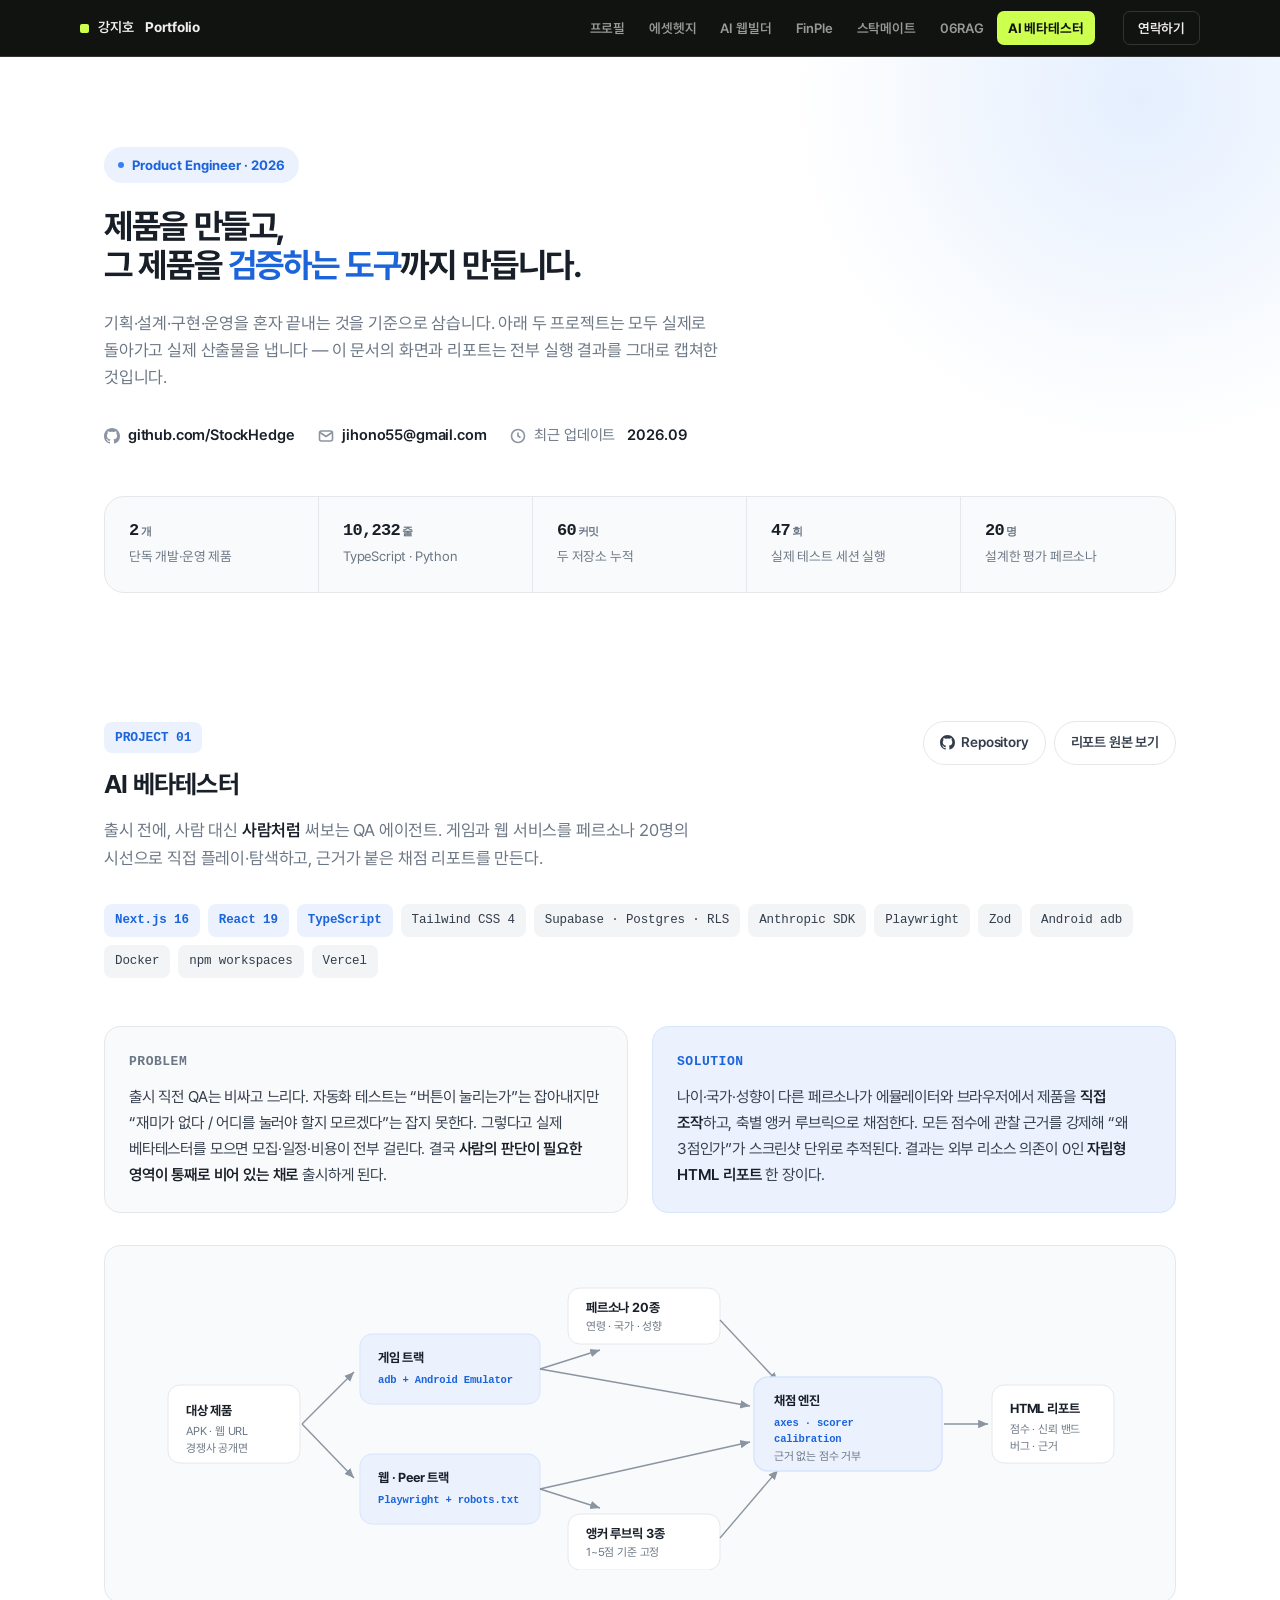
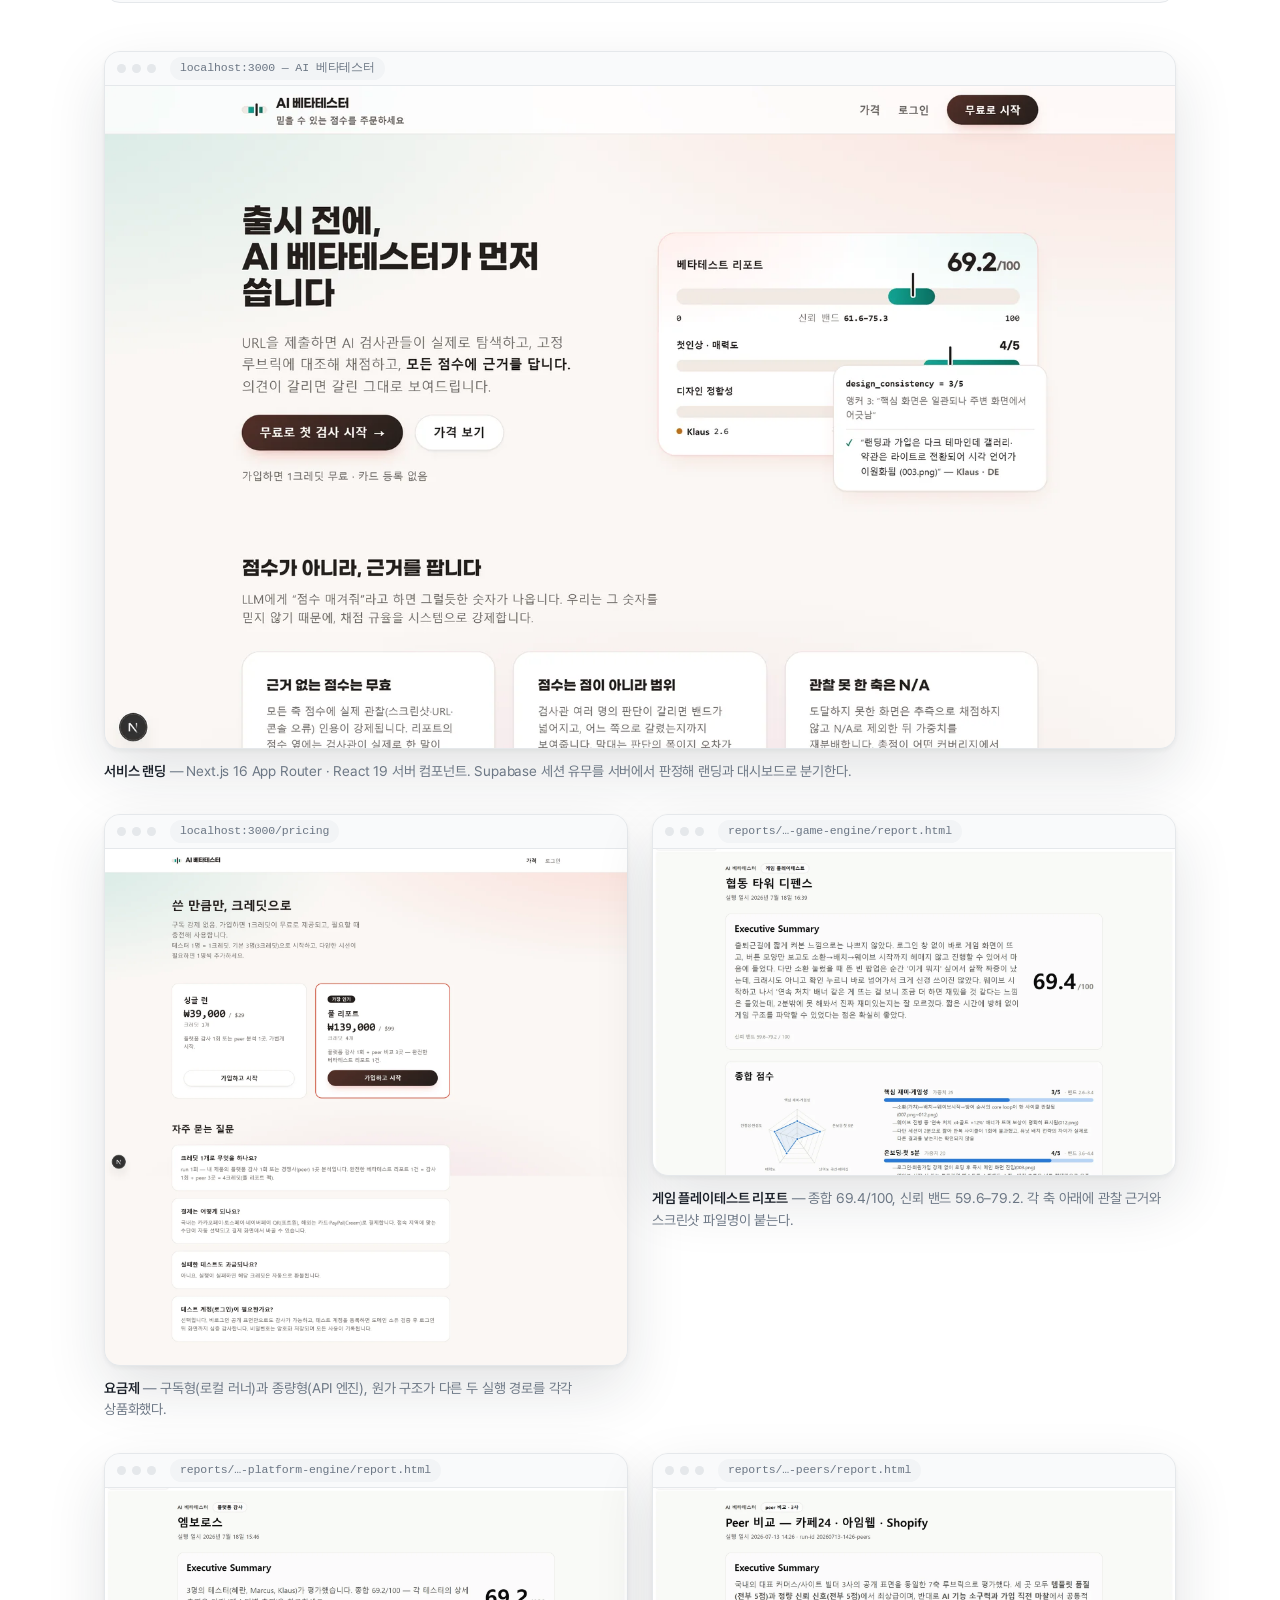
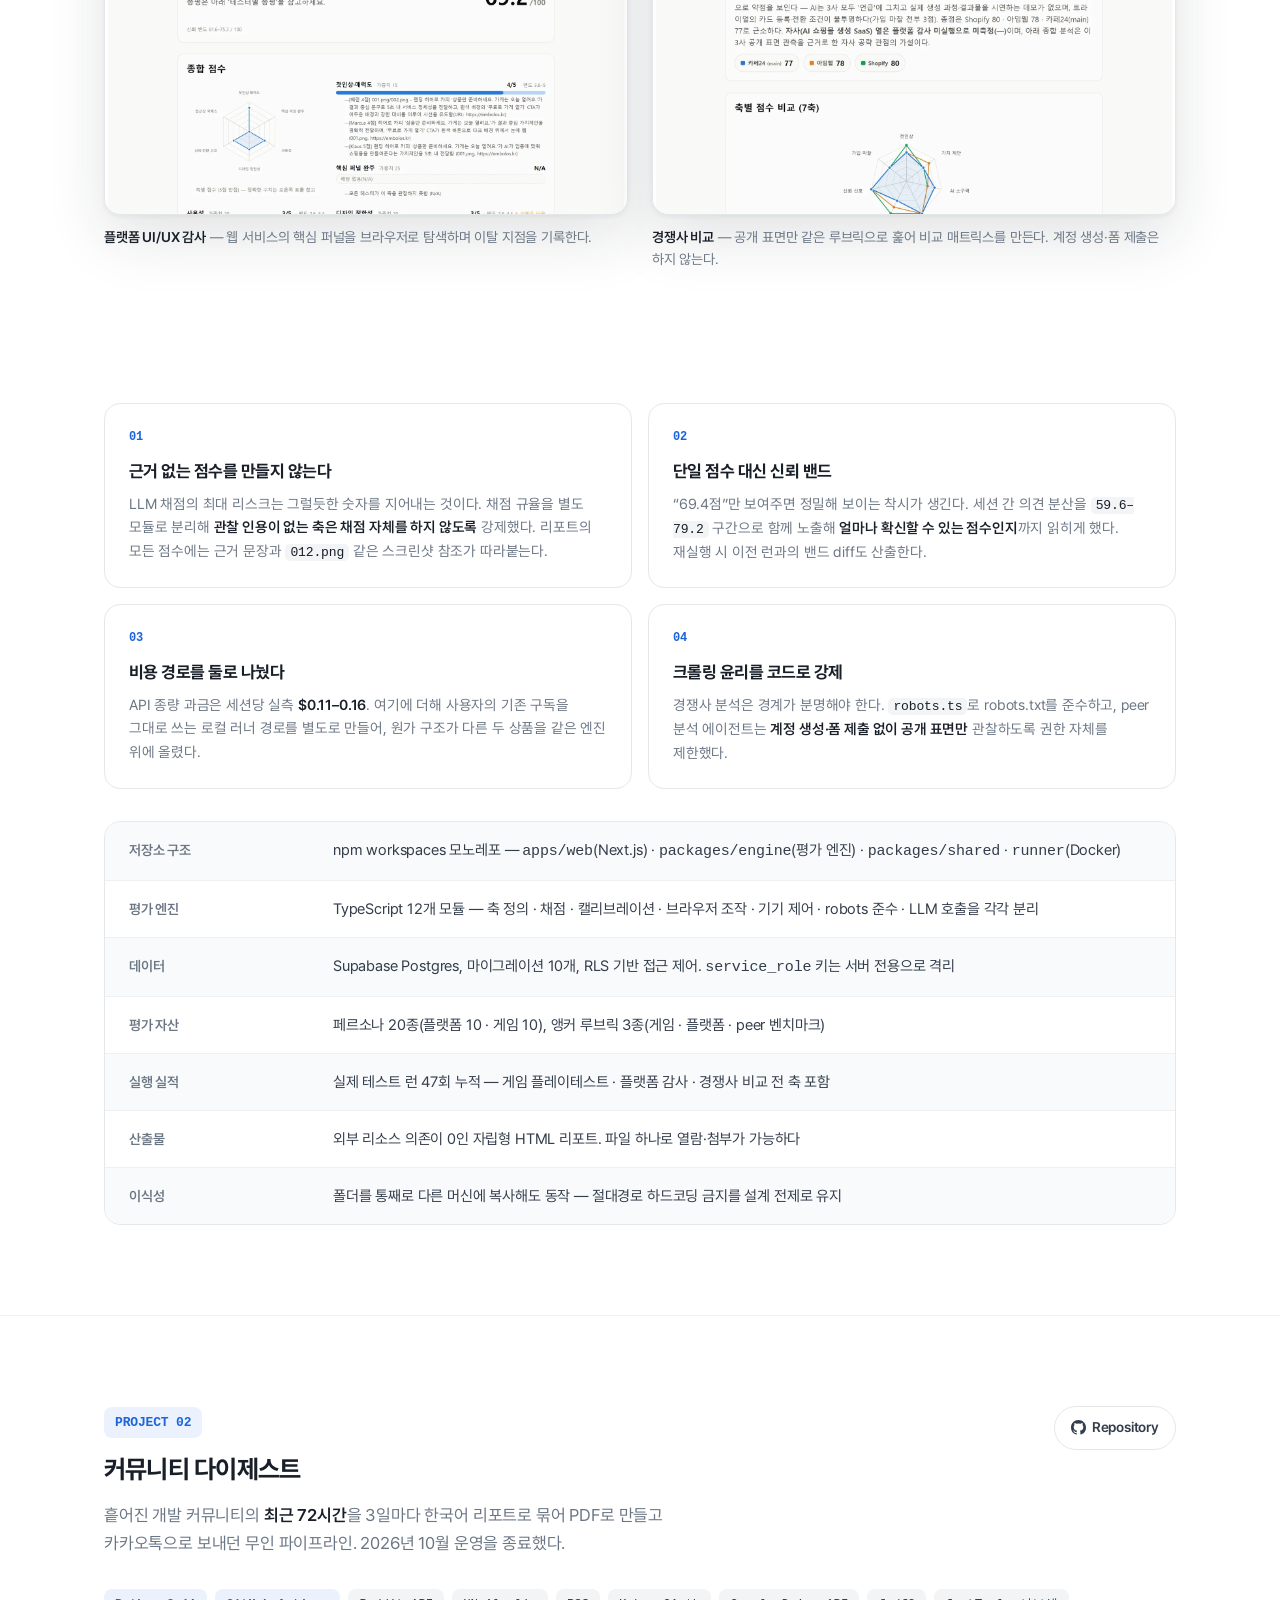
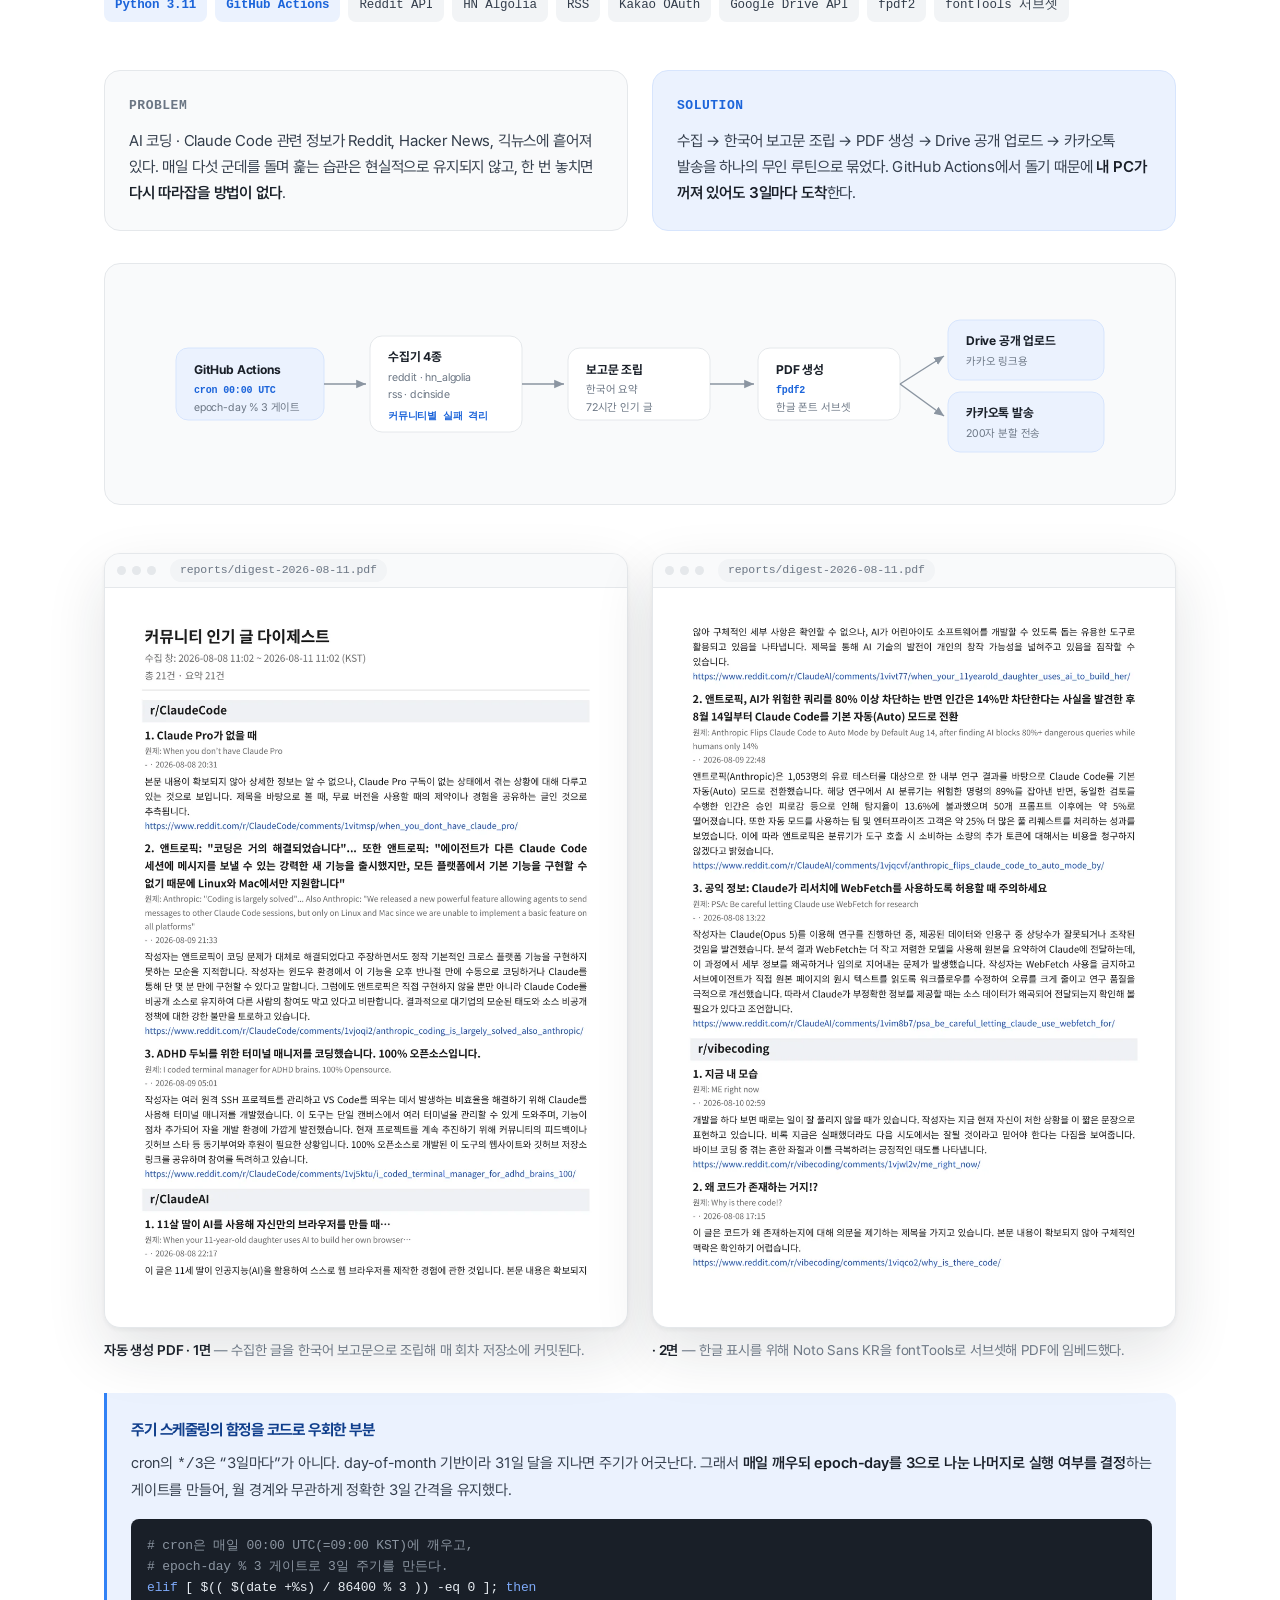
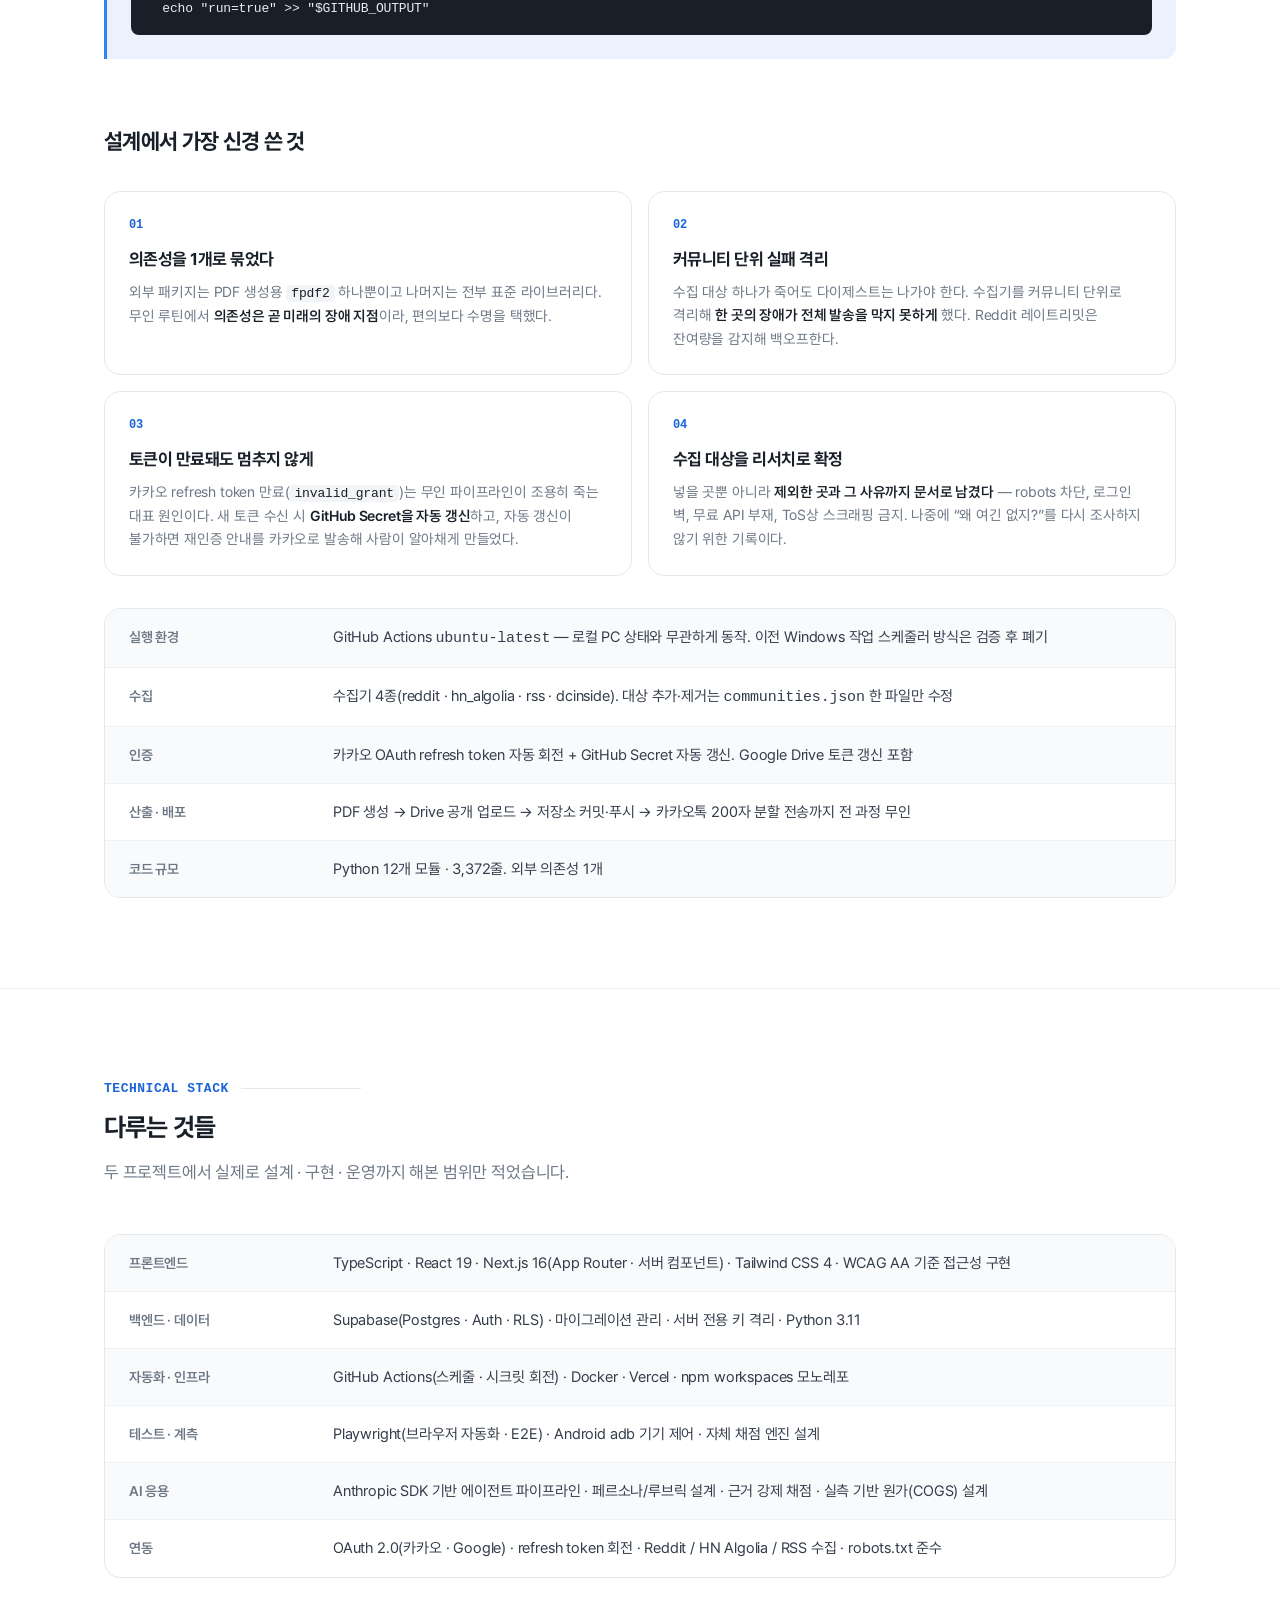
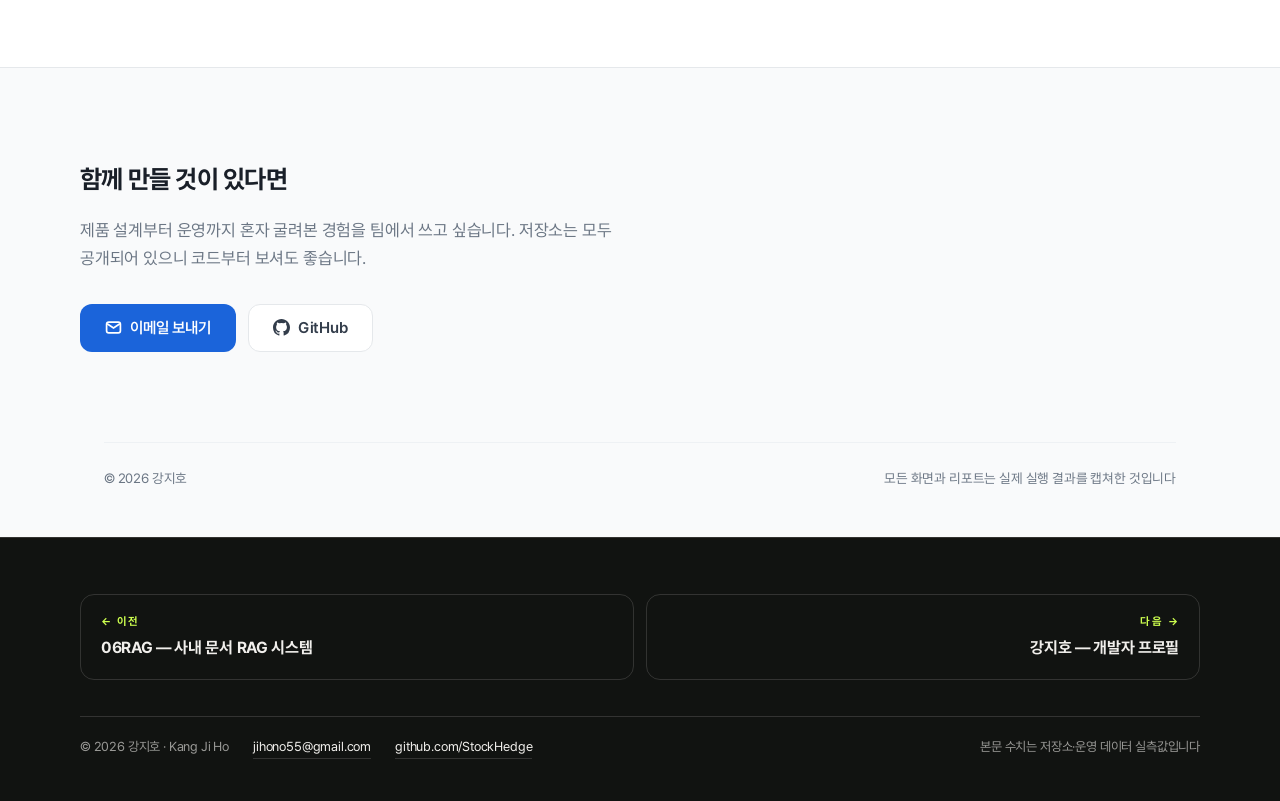
<file: ai-beta-tester.html>
<!doctype html>
<html lang="ko">
<head>
<meta charset="utf-8">
<meta name="viewport" content="width=device-width, initial-scale=1">
<title>강지호 · AI 베타테스터 — 프로젝트 포트폴리오 | 강지호 포트폴리오</title>
<meta name="description" content="AI 베타테스터, 커뮤니티 다이제스트 — 실제 화면과 산출물로 정리한 개발 포트폴리오">

<link rel="icon" href="assets/img/favicon.svg" type="image/svg+xml">
<link rel="icon" href="assets/img/favicon-32.png" sizes="32x32" type="image/png">
<link rel="apple-touch-icon" href="assets/img/apple-touch-icon.png">
<link rel="canonical" href="https://stockhedge.github.io/portfolio/ai-beta-tester.html">
<meta property="og:type" content="website">
<meta property="og:site_name" content="강지호 포트폴리오">
<meta property="og:locale" content="ko_KR">
<meta property="og:url" content="https://stockhedge.github.io/portfolio/ai-beta-tester.html">
<meta property="og:title" content="AI 베타테스터 · 커뮤니티 다이제스트 | 강지호">
<meta property="og:description" content="출시 전에 사람 대신 사람처럼 써보는 QA 에이전트. 페르소나 20명이 직접 조작하고 근거가 붙은 리포트를 만듭니다. 실제 테스트 런 47회.">
<meta property="og:image" content="https://stockhedge.github.io/portfolio/assets/img/profile.jpg">
<meta property="og:image:alt" content="강지호 프로필 사진.">
<meta name="twitter:card" content="summary_large_image">
<meta name="twitter:title" content="AI 베타테스터 · 커뮤니티 다이제스트 | 강지호">
<meta name="twitter:description" content="출시 전에 사람 대신 사람처럼 써보는 QA 에이전트. 페르소나 20명이 직접 조작하고 근거가 붙은 리포트를 만듭니다. 실제 테스트 런 47회.">
<meta name="twitter:image" content="https://stockhedge.github.io/portfolio/assets/img/profile.jpg">
<meta name="theme-color" content="#111311">
<link rel="preload" as="font" type="font/woff2" href="assets/fonts/Pretendard-400.woff2" crossorigin>
<link rel="preload" as="font" type="font/woff2" href="assets/fonts/Pretendard-700.woff2" crossorigin>
<link rel="stylesheet" href="assets/css/shell.css">
<style>
/* ============================================================
   Fonts — Pretendard (SIL OFL 1.1), 로컬 임베드
   CDN 의존 없이 오프라인에서도 동일하게 렌더된다.
   ============================================================ */
/* ============================================================
   Design Tokens — Toss Blue system
   색은 역할(semantic role)로만 참조한다. 리터럴 색상 직접 사용 금지.
   대비 검증:  --blue-700 on white  5.29:1  (AA 본문 통과)
              --blue-500 on white  3.71:1  (대형 텍스트·면·장식 전용)
              white on --blue-700  5.29:1  (버튼 라벨 통과)
   ============================================================ */
:root{
  color-scheme: light;

  /* brand */
  --blue-50:#EBF2FE;
  --blue-100:#D7E5FD;
  --blue-300:#7EAAF9;
  --blue-500:#3182F6;   /* Toss Blue — 면·장식·큰 텍스트 */
  --blue-700:#1B64DA;   /* 텍스트·버튼 — WCAG AA 통과 */
  --blue-900:#0F3E8C;

  /* neutrals — 순수 회색이 아니라 blue-tinted */
  --ink-900:#191F28;    /* 제목 */
  --ink-700:#333D4B;    /* 본문 */
  --ink-500:#6B7684;    /* 보조 — 흰 배경 4.7:1 */
  --ink-300:#8B95A1;    /* 캡션(비필수 정보만) */
  --line:#E5E8EB;
  --line-soft:#EEF1F4;
  --surface:#FFFFFF;
  --surface-1:#F9FAFB;
  --surface-2:#F2F4F6;

  /* spacing — 4/8 그리드 */
  --s1:4px; --s2:8px; --s3:12px; --s4:16px; --s5:24px;
  --s6:32px; --s7:48px; --s8:64px; --s9:96px;

  --r-sm:8px; --r-md:12px; --r-lg:16px; --r-xl:20px;

  --shadow-frame:0 2px 4px rgba(25,31,40,.05), 0 24px 60px rgba(25,31,40,.12);

  --maxw:1120px;
  --font-sans: var(--pf-sans);
  --font-mono: var(--pf-mono);
}

*,*::before,*::after{box-sizing:border-box}
html{-webkit-text-size-adjust:100%; scroll-behavior:smooth}
body{
  margin:0;
  background:var(--surface);
  color:var(--ink-700);
  font-family:var(--font-sans);
  font-size:17px;
  line-height:1.65;
  letter-spacing:-0.01em;
  word-break:keep-all;      /* 한글 단어 중간에서 줄바꿈되지 않게 */
  overflow-wrap:break-word;
  -webkit-font-smoothing:antialiased;
}
img{max-width:100%; height:auto; display:block}
a{color:var(--blue-700); text-decoration:none}
a:hover{text-decoration:underline; text-underline-offset:3px}
:focus-visible{outline:3px solid var(--blue-500); outline-offset:3px; border-radius:var(--r-sm)}
h1,h2,h3,h4{color:var(--ink-900); margin:0; letter-spacing:-0.03em; font-weight:700}
p{margin:0}

.wrap{max-width:var(--maxw); margin:0 auto; padding:0 var(--s5)}
.mono{font-family:var(--font-mono); font-variant-ligatures:none}

/* ─── Skip link ─────────────────────────────── */
.skip{
  position:absolute; left:-9999px; top:var(--s3);
  background:var(--ink-900); color:#fff; padding:var(--s3) var(--s4);
  border-radius:var(--r-sm); z-index:100; font-weight:600;
}
.skip:focus{left:var(--s5)}

/* ─── Nav ───────────────────────────────────── */
.nav{
  position:sticky; top:0; z-index:50;
  background:rgba(255,255,255,.82);
  backdrop-filter:saturate(180%) blur(12px);
  -webkit-backdrop-filter:saturate(180%) blur(12px);
  border-bottom:1px solid var(--line-soft);
}
.nav-in{
  max-width:var(--maxw); margin:0 auto; padding:0 var(--s5);
  height:60px; display:flex; align-items:center; justify-content:space-between; gap:var(--s4);
}
.nav-brand{font-weight:700; color:var(--ink-900); font-size:16px; letter-spacing:-0.02em}
.nav-links{display:flex; gap:var(--s2); align-items:center}
.nav-links a{
  color:var(--ink-500); font-size:14.5px; font-weight:600;
  padding:var(--s2) var(--s3); border-radius:var(--r-sm);
  min-height:36px; display:inline-flex; align-items:center;
}
.nav-links a:hover{color:var(--ink-900); background:var(--surface-2); text-decoration:none}
@media (max-width:760px){ .nav-links a:not(.nav-cta){display:none} }
.nav-cta{background:var(--blue-700); color:#fff !important; padding:var(--s2) var(--s4) !important}
.nav-cta:hover{background:var(--blue-900); text-decoration:none}

/* ─── Hero ──────────────────────────────────── */
.hero{padding:clamp(56px,7vw,104px) 0 clamp(24px,3vw,44px); position:relative; overflow:hidden}
.hero::after{  /* 우상단 블루 글로우 — 단일 액센트 원칙 안에서의 장식 */
  content:""; position:absolute; top:-320px; right:-220px;
  width:720px; height:720px; border-radius:50%;
  background:radial-gradient(circle, rgba(49,130,246,.13) 0%, rgba(49,130,246,0) 68%);
  pointer-events:none;
}
.hero-in{position:relative; z-index:1}
.hero-copy{max-width:860px}
.eyebrow{
  display:inline-flex; align-items:center; gap:var(--s2);
  background:var(--blue-50); color:var(--blue-700);
  font-size:13.5px; font-weight:700; letter-spacing:0;
  padding:7px 14px; border-radius:999px; margin-bottom:var(--s5);
}
.eyebrow .dot{width:6px; height:6px; border-radius:50%; background:var(--blue-500)}
.hero h1{
  font-size:clamp(2.4rem,1.6rem+3.4vw,4rem);
  line-height:1.16; letter-spacing:-0.04em; margin-bottom:var(--s5);
}
.hero h1 .accent{color:var(--blue-700)}
.hero-lede{
  font-size:clamp(1.0625rem,1rem+.4vw,1.25rem);
  color:var(--ink-500); line-height:1.6; max-width:660px; margin-bottom:var(--s6);
}
.hero-meta{display:flex; flex-wrap:wrap; gap:var(--s2) var(--s5); align-items:center}
.hero-meta .item{display:inline-flex; align-items:center; gap:var(--s2); font-size:15px; color:var(--ink-500)}
.hero-meta .item strong{color:var(--ink-900); font-weight:600}
.hero-meta svg{flex:none; color:var(--ink-300)}

/* ─── Stat strip ────────────────────────────── */
.stats{
  display:grid; grid-template-columns:repeat(5,1fr);
  border:1px solid var(--line); border-radius:var(--r-xl);
  background:var(--surface-1); overflow:hidden; margin:var(--s7) 0 0;
}
.stat{padding:var(--s5); border-right:1px solid var(--line)}
.stat:last-child{border-right:0}
.stat .num{
  font-size:clamp(1.5rem,1.2rem+1vw,1.875rem); font-weight:700;
  color:var(--ink-900); letter-spacing:-0.04em; line-height:1.2;
  font-family:var(--font-mono); margin:0;
}
.stat .num .unit{font-size:.62em; color:var(--ink-500); margin-left:2px; font-weight:600}
.stat .label{font-size:13.5px; color:var(--ink-500); margin-top:var(--s1)}
@media (max-width:900px){
  .stats{grid-template-columns:repeat(2,1fr)}
  .stat{border-bottom:1px solid var(--line)}
  .stat:nth-child(odd){border-right:1px solid var(--line)}
  .stat:nth-child(even){border-right:0}
  .stat:last-child{grid-column:1 / -1; border-bottom:0; border-right:0}
}

/* ─── Section ───────────────────────────────── */
.section{padding:clamp(64px,7vw,112px) 0}
.section + .section{border-top:1px solid var(--line-soft)}
.section-head{margin-bottom:var(--s7)}
.kicker{
  font-family:var(--font-mono); font-size:13px; font-weight:600;
  color:var(--blue-700); letter-spacing:.04em; margin-bottom:var(--s3);
  display:flex; align-items:center; gap:var(--s3);
}
.kicker::after{content:""; height:1px; flex:1; background:var(--line); max-width:120px}
.section h2{font-size:clamp(1.75rem,1.4rem+1.6vw,2.5rem); line-height:1.22; margin-bottom:var(--s4)}
.section-sub{font-size:clamp(1rem,.95rem+.3vw,1.125rem); color:var(--ink-500); max-width:680px; line-height:1.6}

/* ─── Project header ────────────────────────── */
.proj-head{display:grid; grid-template-columns:1fr auto; gap:var(--s5); align-items:start; margin-bottom:var(--s6)}
@media (max-width:760px){ .proj-head{grid-template-columns:1fr} }
.proj-num{
  font-family:var(--font-mono); font-size:13px; font-weight:700; color:var(--blue-700);
  background:var(--blue-50); padding:5px 11px; border-radius:var(--r-sm);
  display:inline-block; margin-bottom:var(--s4);
}
.proj-title{font-size:clamp(1.75rem,1.4rem+1.6vw,2.5rem); line-height:1.2; margin-bottom:var(--s3)}
.proj-tagline{font-size:clamp(1rem,.95rem+.35vw,1.1875rem); color:var(--ink-500); max-width:640px}
.proj-tagline b{color:var(--ink-900); font-weight:600}
.proj-links{display:flex; gap:var(--s2); flex-wrap:wrap}
.chip-link{
  display:inline-flex; align-items:center; gap:6px; min-height:44px;
  padding:var(--s2) var(--s4); border:1px solid var(--line); border-radius:999px;
  font-size:14px; font-weight:600; color:var(--ink-700); background:var(--surface);
}
.chip-link:hover{border-color:var(--blue-300); color:var(--blue-700); background:var(--blue-50); text-decoration:none}

/* ─── Stack chips ───────────────────────────── */
.stack{display:flex; flex-wrap:wrap; gap:var(--s2); margin-top:var(--s5)}
.chip{
  font-family:var(--font-mono); font-size:12.5px;
  color:var(--ink-700); background:var(--surface-2);
  padding:6px 11px; border-radius:var(--r-sm); letter-spacing:-0.01em;
}
.chip.pri{background:var(--blue-50); color:var(--blue-700); font-weight:600}

/* ─── Problem / Solution ────────────────────── */
.duo{display:grid; grid-template-columns:1fr 1fr; gap:var(--s5)}
@media (max-width:820px){ .duo{grid-template-columns:1fr} }
.panel{border:1px solid var(--line); border-radius:var(--r-lg); padding:var(--s5); background:var(--surface)}
.panel.problem{background:var(--surface-1)}
.panel.solution{background:var(--blue-50); border-color:var(--blue-100)}
.panel h4{
  font-size:13px; font-family:var(--font-mono); letter-spacing:.04em;
  margin-bottom:var(--s3); color:var(--ink-500); font-weight:600;
}
.panel.solution h4{color:var(--blue-700)}
.panel p{font-size:15.5px; line-height:1.68; color:var(--ink-700)}
.panel b{color:var(--ink-900); font-weight:600}

/* ─── Screenshot frame ──────────────────────── */
.shots{margin-top:var(--s7); display:grid; gap:var(--s6)}
figure{margin:0}
.frame{
  border-radius:var(--r-lg); overflow:hidden;
  border:1px solid var(--line); background:var(--surface-2);
  box-shadow:var(--shadow-frame);
}
.frame-bar{
  height:34px; background:var(--surface-1); border-bottom:1px solid var(--line);
  display:flex; align-items:center; gap:6px; padding:0 var(--s3);
}
.frame-bar .d{width:9px; height:9px; border-radius:50%; background:var(--line); flex:none}
.frame-bar .url{
  font-family:var(--font-mono); font-size:11.5px; color:var(--ink-500);
  margin-left:var(--s2); background:var(--surface-2);
  padding:2px 10px; border-radius:999px; letter-spacing:-0.01em;
  white-space:nowrap; overflow:hidden; text-overflow:ellipsis; max-width:70%;
}
figcaption{margin-top:var(--s3); font-size:14px; color:var(--ink-500); line-height:1.55}
figcaption b{color:var(--ink-900); font-weight:600}
.shot-duo{display:grid; grid-template-columns:1fr 1fr; gap:var(--s5); align-items:start}
@media (max-width:820px){ .shot-duo{grid-template-columns:1fr} }

/* ─── Decision cards ────────────────────────── */
.cards{display:grid; grid-template-columns:repeat(2,1fr); gap:var(--s4); margin-top:var(--s6)}
@media (max-width:820px){ .cards{grid-template-columns:1fr} }
.card{
  border:1px solid var(--line); border-radius:var(--r-lg);
  padding:var(--s5); background:var(--surface);
  transition:border-color .18s ease-out, transform .18s ease-out;
}
.card:hover{border-color:var(--blue-300); transform:translateY(-2px)}
.card .idx{font-family:var(--font-mono); font-size:12px; font-weight:700; color:var(--blue-700); margin-bottom:var(--s3); display:block}
.card h4{font-size:17px; line-height:1.4; margin-bottom:var(--s2)}
.card p{font-size:14.5px; line-height:1.62; color:var(--ink-500)}
.card p b{color:var(--ink-900); font-weight:600}
code{font-family:var(--font-mono); font-size:.9em; background:var(--surface-2); color:var(--ink-900); padding:1px 5px; border-radius:5px}

/* ─── Diagram ───────────────────────────────── */
.arch{
  margin-top:var(--s6); border:1px solid var(--line); border-radius:var(--r-lg);
  background:var(--surface-1); padding:var(--s6) var(--s5); overflow-x:auto;
}
.arch svg{display:block; margin:0 auto; min-width:640px}

/* ─── Spec list ─────────────────────────────── */
.spec{margin:var(--s6) 0 0; border:1px solid var(--line); border-radius:var(--r-lg); overflow:hidden}
.spec-row{
  display:grid; grid-template-columns:180px 1fr; gap:var(--s5);
  padding:var(--s4) var(--s5); border-bottom:1px solid var(--line-soft);
  font-size:15px; align-items:baseline;
}
.spec-row:last-child{border-bottom:0}
.spec-row:nth-child(odd){background:var(--surface-1)}
.spec-row dt{color:var(--ink-500); font-weight:600; font-size:14px; margin:0}
.spec-row dd{margin:0; color:var(--ink-700); line-height:1.6}
@media (max-width:640px){ .spec-row{grid-template-columns:1fr; gap:var(--s1)} }

/* ─── Callout ───────────────────────────────── */
.callout{
  margin-top:var(--s6); border-left:3px solid var(--blue-500);
  background:var(--blue-50); border-radius:0 var(--r-md) var(--r-md) 0; padding:var(--s5);
}
.callout h4{font-size:15.5px; margin-bottom:var(--s2); color:var(--blue-900)}
.callout p{font-size:15px; line-height:1.66; color:var(--ink-700)}
.callout p b{color:var(--ink-900); font-weight:600}
.callout pre{
  margin:var(--s4) 0 0; font-family:var(--font-mono); font-size:13px;
  background:var(--ink-900); color:#E8EDF3; padding:var(--s4);
  border-radius:var(--r-sm); overflow-x:auto; line-height:1.62;
}
.callout pre .c{color:#8B95A1}
.callout pre .k{color:#7EAAF9}

/* ─── Contact ───────────────────────────────── */
.contact{background:var(--surface-1); border-top:1px solid var(--line)}
.contact-in{padding:clamp(64px,7vw,104px) 0}
.contact h2{font-size:clamp(1.625rem,1.3rem+1.4vw,2.25rem); margin-bottom:var(--s4)}
.contact p{color:var(--ink-500); max-width:560px; margin-bottom:var(--s6); font-size:1.0625rem}
.contact-links{display:flex; flex-wrap:wrap; gap:var(--s3)}
.btn{
  display:inline-flex; align-items:center; gap:var(--s2); min-height:48px;
  padding:0 var(--s5); border-radius:var(--r-md); font-weight:600; font-size:15.5px;
  border:1px solid transparent;
}
.btn-primary{background:var(--blue-700); color:#fff}
.btn-primary:hover{background:var(--blue-900); text-decoration:none}
.btn-ghost{background:var(--surface); color:var(--ink-700); border-color:var(--line)}
.btn-ghost:hover{border-color:var(--ink-300); color:var(--ink-900); text-decoration:none}

footer{padding:var(--s5) 0 var(--s7); border-top:1px solid var(--line-soft)}
.foot-in{display:flex; justify-content:space-between; gap:var(--s4); flex-wrap:wrap; font-size:13.5px; color:var(--ink-500)}

/* ─── Motion ────────────────────────────────── */
.reveal{opacity:0; transform:translateY(16px)}
.reveal.in{opacity:1; transform:none; transition:opacity .5s ease-out, transform .5s ease-out}
@media (prefers-reduced-motion:reduce){
  html{scroll-behavior:auto}
  .reveal,.reveal.in{opacity:1; transform:none; transition:none}
  .card:hover{transform:none}
  *{animation-duration:.001ms !important; transition-duration:.001ms !important}
}

/* ─── Print (PDF 제출용) ────────────────────── */
@media print{
  .nav,.skip{display:none}
  body{font-size:11pt; background:#fff}
  .section{padding:24pt 0; break-inside:avoid}
  .hero::after{display:none}
  .frame{box-shadow:none; break-inside:avoid}
  .card,.panel,.spec,figure{break-inside:avoid}
  a[href^="http"]::after{content:" (" attr(href) ")"; font-size:8pt; color:#6B7684}
}

/* ── 통합 시 추가한 협폭 대응 (320~360px) ────────────────────────────────
   .frame-bar 의 URL 은 white-space:nowrap + max-width:70% 다. 퍼센트
   max-width 는 min-content 기여분을 줄이지 못하므로, 부모 figure 의
   min-content 가 344px 로 고정되고 그리드의 1fr 트랙(기본 min-width:auto)이
   따라 커져 문서 전체가 가로 스크롤됐다. 트랙과 아이템 양쪽을 0 까지 푼다. */
.shots figure,.frame,.frame-bar{min-inline-size:0}
.frame-bar .url{min-inline-size:0; flex:0 1 auto}
.shots,.shot-duo,.cards,.duo,.stats{grid-template-columns:minmax(0,1fr)}
@media (min-width:821px){
  .shot-duo,.cards,.duo{grid-template-columns:minmax(0,1fr) minmax(0,1fr)}
}
@media (min-width:901px){
  .stats{grid-template-columns:repeat(5,minmax(0,1fr))}
}
@media (min-width:641px) and (max-width:900px){
  .stats{grid-template-columns:repeat(2,minmax(0,1fr))}
}
</style>
</head>
<body>
<nav class="pf-nav" aria-label="포트폴리오 내비게이션">
  <div class="pf-nav__in">
    <a class="pf-nav__brand" href="index.html"><span class="pf-nav__mark" aria-hidden="true"></span>강지호&nbsp;<b>Portfolio</b></a>
    <ul class="pf-nav__list">
      <li><a href="index.html">프로필</a></li>
      <li><a href="assethedge.html">에셋헷지</a></li>
      <li><a href="aiwebbuilder.html">AI 웹빌더</a></li>
      <li><a href="finple.html">FinPle</a></li>
      <li><a href="stockmate.html">스탁메이트</a></li>
      <li><a href="06rag.html">06RAG</a></li>
      <li><a href="ai-beta-tester.html" aria-current="page">AI 베타테스터</a></li>
    </ul>
    <a class="pf-nav__cta" href="mailto:jihono55@gmail.com">연락하기</a>
  </div>
</nav>


<a class="skip" href="#main">본문으로 건너뛰기</a>

<main id="main">

<!-- ══════════════════ HERO ══════════════════ -->
<header class="hero">
  <div class="wrap hero-in">
    <div class="hero-copy">
      <span class="eyebrow"><span class="dot" aria-hidden="true"></span>Product Engineer · 2026</span>
      <h1>제품을 만들고,<br>그 제품을 <span class="accent">검증하는 도구</span>까지 만듭니다.</h1>
      <p class="hero-lede">
        기획·설계·구현·운영을 혼자 끝내는 것을 기준으로 삼습니다.
        아래 두 프로젝트는 모두 실제로 돌아가고 실제 산출물을 냅니다 —
        이 문서의 화면과 리포트는 전부 실행 결과를 그대로 캡쳐한 것입니다.
      </p>
      <div class="hero-meta">
        <span class="item">
          <svg width="16" height="16" viewBox="0 0 16 16" fill="currentColor" aria-hidden="true"><path d="M8 0C3.58 0 0 3.58 0 8a8 8 0 005.47 7.59c.4.07.55-.17.55-.38l-.01-1.49c-2.01.37-2.53-.5-2.69-.96-.09-.23-.48-.95-.82-1.14-.28-.15-.68-.52-.01-.53.63-.01 1.08.58 1.23.82.72 1.21 1.87.87 2.33.66.07-.52.28-.87.51-1.07-1.78-.2-3.64-.89-3.64-3.95 0-.87.31-1.59.82-2.15-.08-.2-.36-1.02.08-2.12 0 0 .67-.21 2.2.82a7.4 7.4 0 014 0c1.53-1.04 2.2-.82 2.2-.82.44 1.1.16 1.92.08 2.12.51.56.82 1.27.82 2.15 0 3.07-1.87 3.75-3.65 3.95.29.25.54.73.54 1.48l-.01 2.2c0 .21.15.46.55.38A8.01 8.01 0 0016 8c0-4.42-3.58-8-8-8z"/></svg>
          <strong>github.com/StockHedge</strong>
        </span>
        <span class="item">
          <svg width="16" height="16" viewBox="0 0 16 16" fill="none" stroke="currentColor" stroke-width="1.6" aria-hidden="true"><rect x="1.5" y="3" width="13" height="10" rx="2"/><path d="M2 4.5l6 4 6-4"/></svg>
          <strong>jihono55@gmail.com</strong>
        </span>
        <span class="item">
          <svg width="16" height="16" viewBox="0 0 16 16" fill="none" stroke="currentColor" stroke-width="1.6" aria-hidden="true"><circle cx="8" cy="8" r="6.5"/><path d="M8 4.5V8l2.5 1.5"/></svg>
          최근 업데이트&nbsp;<strong>2026.09</strong>
        </span>
      </div>
    </div>

    <dl class="stats">
      <div class="stat"><dd class="num">2<span class="unit">개</span></dd><dt class="label">단독 개발·운영 제품</dt></div>
      <div class="stat"><dd class="num">10,232<span class="unit">줄</span></dd><dt class="label">TypeScript · Python</dt></div>
      <div class="stat"><dd class="num">60<span class="unit">커밋</span></dd><dt class="label">두 저장소 누적</dt></div>
      <div class="stat"><dd class="num">47<span class="unit">회</span></dd><dt class="label">실제 테스트 세션 실행</dt></div>
      <div class="stat"><dd class="num">20<span class="unit">명</span></dd><dt class="label">설계한 평가 페르소나</dt></div>
    </dl>
  </div>
</header>

<!-- ══════════════════ PROJECT 01 ══════════════════ -->
<section class="section" id="p01">
  <div class="wrap">

    <div class="proj-head reveal">
      <div>
        <span class="proj-num">PROJECT 01</span>
        <h2 class="proj-title">AI 베타테스터</h2>
        <p class="proj-tagline">
          출시 전에, 사람 대신 <b>사람처럼</b> 써보는 QA 에이전트.
          게임과 웹 서비스를 페르소나 20명의 시선으로 직접 플레이·탐색하고,
          근거가 붙은 채점 리포트를 만든다.
        </p>
      </div>
      <div class="proj-links">
        <a class="chip-link" href="https://github.com/StockHedge/ai-beta-tester" target="_blank" rel="noopener">
          <svg width="15" height="15" viewBox="0 0 16 16" fill="currentColor" aria-hidden="true"><path d="M8 0C3.58 0 0 3.58 0 8a8 8 0 005.47 7.59c.4.07.55-.17.55-.38l-.01-1.49c-2.01.37-2.53-.5-2.69-.96-.09-.23-.48-.95-.82-1.14-.28-.15-.68-.52-.01-.53.63-.01 1.08.58 1.23.82.72 1.21 1.87.87 2.33.66.07-.52.28-.87.51-1.07-1.78-.2-3.64-.89-3.64-3.95 0-.87.31-1.59.82-2.15-.08-.2-.36-1.02.08-2.12 0 0 .67-.21 2.2.82a7.4 7.4 0 014 0c1.53-1.04 2.2-.82 2.2-.82.44 1.1.16 1.92.08 2.12.51.56.82 1.27.82 2.15 0 3.07-1.87 3.75-3.65 3.95.29.25.54.73.54 1.48l-.01 2.2c0 .21.15.46.55.38A8.01 8.01 0 0016 8c0-4.42-3.58-8-8-8z"/></svg>
          Repository
        </a>
        <a class="chip-link" href="assets/shots/abt-report-sample.webp" target="_blank" rel="noopener">리포트 원본 보기</a>
      </div>
    </div>

    <div class="stack reveal">
      <span class="chip pri">Next.js 16</span>
      <span class="chip pri">React 19</span>
      <span class="chip pri">TypeScript</span>
      <span class="chip">Tailwind CSS 4</span>
      <span class="chip">Supabase · Postgres · RLS</span>
      <span class="chip">Anthropic SDK</span>
      <span class="chip">Playwright</span>
      <span class="chip">Zod</span>
      <span class="chip">Android adb</span>
      <span class="chip">Docker</span>
      <span class="chip">npm workspaces</span>
      <span class="chip">Vercel</span>
    </div>

    <div class="duo reveal" style="margin-top:var(--s7)">
      <div class="panel problem">
        <h4>PROBLEM</h4>
        <p>
          출시 직전 QA는 비싸고 느리다. 자동화 테스트는 “버튼이 눌리는가”는 잡아내지만
          “재미가 없다 / 어디를 눌러야 할지 모르겠다”는 잡지 못한다.
          그렇다고 실제 베타테스터를 모으면 모집·일정·비용이 전부 걸린다.
          결국 <b>사람의 판단이 필요한 영역이 통째로 비어 있는 채로</b> 출시하게 된다.
        </p>
      </div>
      <div class="panel solution">
        <h4>SOLUTION</h4>
        <p>
          나이·국가·성향이 다른 페르소나가 에뮬레이터와 브라우저에서 제품을 <b>직접 조작</b>하고,
          축별 앵커 루브릭으로 채점한다. 모든 점수에 관찰 근거를 강제해
          “왜 3점인가”가 스크린샷 단위로 추적된다.
          결과는 외부 리소스 의존이 0인 <b>자립형 HTML 리포트</b> 한 장이다.
        </p>
      </div>
    </div>

    <!-- 아키텍처 -->
    <div class="arch reveal" role="img"
         aria-label="아키텍처 흐름도. 대상 제품을 게임 트랙(Android 에뮬레이터 adb)과 웹·Peer 트랙(Playwright)으로 나눠 실행하고, 페르소나 20종과 앵커 루브릭 3종을 입력받은 채점 엔진이 점수와 신뢰 밴드를 산출해 자립형 HTML 리포트로 출력한다.">
      <svg width="960" height="292" viewBox="0 0 960 292" xmlns="http://www.w3.org/2000/svg">
        <defs>
          <marker id="ar" markerWidth="9" markerHeight="9" refX="7" refY="4.5" orient="auto">
            <path d="M0 1.5 L7 4.5 L0 7.5 Z" fill="#8B95A1"/>
          </marker>
          <style>
            .bx{fill:#FFFFFF;stroke:#E5E8EB}
            .bxb{fill:#EBF2FE;stroke:#D7E5FD}
            .t{font-family:var(--pf-sans);font-size:13px;fill:#191F28;font-weight:700}
            .ts{font-family:var(--pf-sans);font-size:11.5px;fill:#6B7684}
            .tm{font-family:var(--pf-mono);font-size:10.5px;fill:#1B64DA;font-weight:600}
            .ln{stroke:#8B95A1;stroke-width:1.4}
          </style>
        </defs>

        <rect class="bx" x="8" y="107" width="132" height="78" rx="12"/>
        <text class="t" x="26" y="137">대상 제품</text>
        <text class="ts" x="26" y="157">APK · 웹 URL</text>
        <text class="ts" x="26" y="174">경쟁사 공개면</text>

        <line class="ln" x1="142" y1="146" x2="194" y2="94" marker-end="url(#ar)"/>
        <line class="ln" x1="142" y1="146" x2="194" y2="200" marker-end="url(#ar)"/>

        <rect class="bxb" x="200" y="56" width="180" height="70" rx="12"/>
        <text class="t" x="218" y="84">게임 트랙</text>
        <text class="tm" x="218" y="105">adb + Android Emulator</text>

        <rect class="bxb" x="200" y="176" width="180" height="70" rx="12"/>
        <text class="t" x="218" y="204">웹 · Peer 트랙</text>
        <text class="tm" x="218" y="225">Playwright + robots.txt</text>

        <rect class="bx" x="408" y="10" width="152" height="56" rx="12"/>
        <text class="t" x="426" y="34">페르소나 20종</text>
        <text class="ts" x="426" y="52">연령 · 국가 · 성향</text>

        <rect class="bx" x="408" y="236" width="152" height="56" rx="12"/>
        <text class="t" x="426" y="260">앵커 루브릭 3종</text>
        <text class="ts" x="426" y="278">1~5점 기준 고정</text>

        <line class="ln" x1="380" y1="91" x2="440" y2="72" marker-end="url(#ar)"/>
        <line class="ln" x1="380" y1="211" x2="440" y2="230" marker-end="url(#ar)"/>
        <line class="ln" x1="380" y1="91" x2="590" y2="128" marker-end="url(#ar)"/>
        <line class="ln" x1="380" y1="211" x2="590" y2="164" marker-end="url(#ar)"/>
        <line class="ln" x1="560" y1="42" x2="618" y2="104" marker-end="url(#ar)"/>
        <line class="ln" x1="560" y1="260" x2="618" y2="192" marker-end="url(#ar)"/>

        <rect class="bxb" x="594" y="99" width="188" height="94" rx="14" stroke-width="1.5"/>
        <text class="t" x="614" y="127">채점 엔진</text>
        <text class="tm" x="614" y="148">axes · scorer</text>
        <text class="tm" x="614" y="164">calibration</text>
        <text class="ts" x="614" y="182">근거 없는 점수 거부</text>

        <line class="ln" x1="784" y1="146" x2="828" y2="146" marker-end="url(#ar)"/>
        <rect class="bx" x="832" y="107" width="122" height="78" rx="12"/>
        <text class="t" x="850" y="135">HTML 리포트</text>
        <text class="ts" x="850" y="155">점수 · 신뢰 밴드</text>
        <text class="ts" x="850" y="172">버그 · 근거</text>
      </svg>
    </div>

    <!-- 스크린샷 -->
    <div class="shots">
      <figure class="reveal">
        <div class="frame">
          <div class="frame-bar" aria-hidden="true">
            <span class="d"></span><span class="d"></span><span class="d"></span>
            <span class="url">localhost:3000 — AI 베타테스터</span>
          </div>
          <img src="assets/shots/abt-landing-hero.webp" width="1600" height="989"
               alt="AI 베타테스터 서비스 랜딩 화면. '출시 전에,'로 시작하는 히어로 문구와 서비스 소개가 표시되어 있다." loading="lazy">
        </div>
        <figcaption><b>서비스 랜딩</b> — Next.js 16 App Router · React 19 서버 컴포넌트. Supabase 세션 유무를 서버에서 판정해 랜딩과 대시보드로 분기한다.</figcaption>
      </figure>

      <div class="shot-duo">
        <figure class="reveal">
          <div class="frame">
            <div class="frame-bar" aria-hidden="true">
              <span class="d"></span><span class="d"></span><span class="d"></span>
              <span class="url">localhost:3000/pricing</span>
            </div>
            <img src="assets/shots/abt-pricing.webp" width="1600" height="1580"
                 alt="AI 베타테스터 요금제 페이지. 플랜별 가격과 포함 항목이 카드 형태로 정리되어 있다." loading="lazy">
          </div>
          <figcaption><b>요금제</b> — 구독형(로컬 러너)과 종량형(API 엔진), 원가 구조가 다른 두 실행 경로를 각각 상품화했다.</figcaption>
        </figure>

        <figure class="reveal">
          <div class="frame">
            <div class="frame-bar" aria-hidden="true">
              <span class="d"></span><span class="d"></span><span class="d"></span>
              <span class="url">reports/…-game-engine/report.html</span>
            </div>
            <img src="assets/shots/abt-report-game.webp" width="1600" height="1000"
                 alt="게임 플레이테스트 리포트. 종합 69.4점과 신뢰 밴드 59.6에서 79.2, 레이더 차트, 축별 점수와 관찰 근거가 표시되어 있다." loading="lazy">
          </div>
          <figcaption><b>게임 플레이테스트 리포트</b> — 종합 69.4/100, 신뢰 밴드 59.6–79.2. 각 축 아래에 관찰 근거와 스크린샷 파일명이 붙는다.</figcaption>
        </figure>
      </div>

      <div class="shot-duo">
        <figure class="reveal">
          <div class="frame">
            <div class="frame-bar" aria-hidden="true">
              <span class="d"></span><span class="d"></span><span class="d"></span>
              <span class="url">reports/…-platform-engine/report.html</span>
            </div>
            <img src="assets/shots/abt-report-plat.webp" width="1600" height="1000"
                 alt="플랫폼 UI/UX 감사 리포트 화면. 축별 점수와 발견 사항이 정리되어 있다." loading="lazy">
          </div>
          <figcaption><b>플랫폼 UI/UX 감사</b> — 웹 서비스의 핵심 퍼널을 브라우저로 탐색하며 이탈 지점을 기록한다.</figcaption>
        </figure>

        <figure class="reveal">
          <div class="frame">
            <div class="frame-bar" aria-hidden="true">
              <span class="d"></span><span class="d"></span><span class="d"></span>
              <span class="url">reports/…-peers/report.html</span>
            </div>
            <img src="assets/shots/abt-report-peers.webp" width="1600" height="1000"
                 alt="경쟁사 비교 리포트 화면. 여러 경쟁 플랫폼을 같은 기준으로 비교한 매트릭스가 표시되어 있다." loading="lazy">
          </div>
          <figcaption><b>경쟁사 비교</b> — 공개 표면만 같은 루브릭으로 훑어 비교 매트릭스를 만든다. 계정 생성·폼 제출은 하지 않는다.</figcaption>
        </figure>
      </div>
    </div>

    <h3 style="margin-top:var(--s8); font-size:1.375rem" class="reveal">설계에서 가장 신경 쓴 것</h3>
    <div class="cards">
      <article class="card reveal">
        <span class="idx">01</span>
        <h4>근거 없는 점수를 만들지 않는다</h4>
        <p>LLM 채점의 최대 리스크는 그럴듯한 숫자를 지어내는 것이다. 채점 규율을 별도 모듈로 분리해
           <b>관찰 인용이 없는 축은 채점 자체를 하지 않도록</b> 강제했다. 리포트의 모든 점수에는
           근거 문장과 <code>012.png</code> 같은 스크린샷 참조가 따라붙는다.</p>
      </article>
      <article class="card reveal">
        <span class="idx">02</span>
        <h4>단일 점수 대신 신뢰 밴드</h4>
        <p>“69.4점”만 보여주면 정밀해 보이는 착시가 생긴다. 세션 간 의견 분산을
           <code>59.6–79.2</code> 구간으로 함께 노출해 <b>얼마나 확신할 수 있는 점수인지</b>까지
           읽히게 했다. 재실행 시 이전 런과의 밴드 diff도 산출한다.</p>
      </article>
      <article class="card reveal">
        <span class="idx">03</span>
        <h4>비용 경로를 둘로 나눴다</h4>
        <p>API 종량 과금은 세션당 실측 <b>$0.11–0.16</b>. 여기에 더해 사용자의 기존 구독을 그대로
           쓰는 로컬 러너 경로를 별도로 만들어, 원가 구조가 다른 두 상품을 같은 엔진 위에 올렸다.</p>
      </article>
      <article class="card reveal">
        <span class="idx">04</span>
        <h4>크롤링 윤리를 코드로 강제</h4>
        <p>경쟁사 분석은 경계가 분명해야 한다. <code>robots.ts</code>로 robots.txt를 준수하고,
           peer 분석 에이전트는 <b>계정 생성·폼 제출 없이 공개 표면만</b> 관찰하도록 권한 자체를
           제한했다.</p>
      </article>
    </div>

    <dl class="spec reveal">
      <div class="spec-row"><dt>저장소 구조</dt><dd>npm workspaces 모노레포 — <span class="mono">apps/web</span>(Next.js) · <span class="mono">packages/engine</span>(평가 엔진) · <span class="mono">packages/shared</span> · <span class="mono">runner</span>(Docker)</dd></div>
      <div class="spec-row"><dt>평가 엔진</dt><dd>TypeScript 12개 모듈 — 축 정의 · 채점 · 캘리브레이션 · 브라우저 조작 · 기기 제어 · robots 준수 · LLM 호출을 각각 분리</dd></div>
      <div class="spec-row"><dt>데이터</dt><dd>Supabase Postgres, 마이그레이션 10개, RLS 기반 접근 제어. <span class="mono">service_role</span> 키는 서버 전용으로 격리</dd></div>
      <div class="spec-row"><dt>평가 자산</dt><dd>페르소나 20종(플랫폼 10 · 게임 10), 앵커 루브릭 3종(게임 · 플랫폼 · peer 벤치마크)</dd></div>
      <div class="spec-row"><dt>실행 실적</dt><dd>실제 테스트 런 47회 누적 — 게임 플레이테스트 · 플랫폼 감사 · 경쟁사 비교 전 축 포함</dd></div>
      <div class="spec-row"><dt>산출물</dt><dd>외부 리소스 의존이 0인 자립형 HTML 리포트. 파일 하나로 열람·첨부가 가능하다</dd></div>
      <div class="spec-row"><dt>이식성</dt><dd>폴더를 통째로 다른 머신에 복사해도 동작 — 절대경로 하드코딩 금지를 설계 전제로 유지</dd></div>
    </dl>

  </div>
</section>

<!-- ══════════════════ PROJECT 02 ══════════════════ -->
<section class="section" id="p02">
  <div class="wrap">

    <div class="proj-head reveal">
      <div>
        <span class="proj-num">PROJECT 02</span>
        <h2 class="proj-title">커뮤니티 다이제스트</h2>
        <p class="proj-tagline">
          흩어진 개발 커뮤니티의 <b>최근 72시간</b>을 3일마다 한국어 리포트로 묶어
          PDF로 만들고 카카오톡으로 보내던 무인 파이프라인. 2026년 10월 운영을 종료했다.
        </p>
      </div>
      <div class="proj-links">
        <a class="chip-link" href="https://github.com/StockHedge/vibecoding-digest" target="_blank" rel="noopener">
          <svg width="15" height="15" viewBox="0 0 16 16" fill="currentColor" aria-hidden="true"><path d="M8 0C3.58 0 0 3.58 0 8a8 8 0 005.47 7.59c.4.07.55-.17.55-.38l-.01-1.49c-2.01.37-2.53-.5-2.69-.96-.09-.23-.48-.95-.82-1.14-.28-.15-.68-.52-.01-.53.63-.01 1.08.58 1.23.82.72 1.21 1.87.87 2.33.66.07-.52.28-.87.51-1.07-1.78-.2-3.64-.89-3.64-3.95 0-.87.31-1.59.82-2.15-.08-.2-.36-1.02.08-2.12 0 0 .67-.21 2.2.82a7.4 7.4 0 014 0c1.53-1.04 2.2-.82 2.2-.82.44 1.1.16 1.92.08 2.12.51.56.82 1.27.82 2.15 0 3.07-1.87 3.75-3.65 3.95.29.25.54.73.54 1.48l-.01 2.2c0 .21.15.46.55.38A8.01 8.01 0 0016 8c0-4.42-3.58-8-8-8z"/></svg>
          Repository
        </a>
      </div>
    </div>

    <div class="stack reveal">
      <span class="chip pri">Python 3.11</span>
      <span class="chip pri">GitHub Actions</span>
      <span class="chip">Reddit API</span>
      <span class="chip">HN Algolia</span>
      <span class="chip">RSS</span>
      <span class="chip">Kakao OAuth</span>
      <span class="chip">Google Drive API</span>
      <span class="chip">fpdf2</span>
      <span class="chip">fontTools 서브셋</span>
    </div>

    <div class="duo reveal" style="margin-top:var(--s7)">
      <div class="panel problem">
        <h4>PROBLEM</h4>
        <p>
          AI 코딩 · Claude Code 관련 정보가 Reddit, Hacker News, 긱뉴스에 흩어져 있다.
          매일 다섯 군데를 돌며 훑는 습관은 현실적으로 유지되지 않고,
          한 번 놓치면 <b>다시 따라잡을 방법이 없다</b>.
        </p>
      </div>
      <div class="panel solution">
        <h4>SOLUTION</h4>
        <p>
          수집 → 한국어 보고문 조립 → PDF 생성 → Drive 공개 업로드 → 카카오톡 발송을
          하나의 무인 루틴으로 묶었다. GitHub Actions에서 돌기 때문에
          <b>내 PC가 꺼져 있어도 3일마다 도착</b>한다.
        </p>
      </div>
    </div>

    <div class="arch reveal" role="img"
         aria-label="파이프라인 흐름도. GitHub Actions가 3일 주기 게이트를 통과하면 수집기 4종이 커뮤니티를 수집하고, 한국어 보고문을 조립해 PDF를 만든 뒤 Google Drive에 공개 업로드하고 카카오톡으로 발송한다.">
      <svg width="940" height="176" viewBox="0 0 940 176" xmlns="http://www.w3.org/2000/svg">
        <defs>
          <marker id="ar2" markerWidth="9" markerHeight="9" refX="7" refY="4.5" orient="auto">
            <path d="M0 1.5 L7 4.5 L0 7.5 Z" fill="#8B95A1"/>
          </marker>
          <style>
            .b2{fill:#FFFFFF;stroke:#E5E8EB}
            .b2b{fill:#EBF2FE;stroke:#D7E5FD}
            .t2{font-family:var(--pf-sans);font-size:12.5px;fill:#191F28;font-weight:700}
            .s2{font-family:var(--pf-sans);font-size:11px;fill:#6B7684}
            .m2{font-family:var(--pf-mono);font-size:10px;fill:#1B64DA;font-weight:600}
            .l2{stroke:#8B95A1;stroke-width:1.4}
          </style>
        </defs>

        <rect class="b2b" x="6" y="52" width="148" height="72" rx="12"/>
        <text class="t2" x="24" y="78">GitHub Actions</text>
        <text class="m2" x="24" y="97">cron 00:00 UTC</text>
        <text class="s2" x="24" y="115">epoch-day % 3 게이트</text>

        <line class="l2" x1="154" y1="88" x2="196" y2="88" marker-end="url(#ar2)"/>

        <rect class="b2" x="200" y="40" width="152" height="96" rx="12"/>
        <text class="t2" x="218" y="65">수집기 4종</text>
        <text class="s2" x="218" y="85">reddit · hn_algolia</text>
        <text class="s2" x="218" y="102">rss · dcinside</text>
        <text class="m2" x="218" y="123">커뮤니티별 실패 격리</text>

        <line class="l2" x1="352" y1="88" x2="394" y2="88" marker-end="url(#ar2)"/>

        <rect class="b2" x="398" y="52" width="142" height="72" rx="12"/>
        <text class="t2" x="416" y="78">보고문 조립</text>
        <text class="s2" x="416" y="97">한국어 요약</text>
        <text class="s2" x="416" y="115">72시간 인기 글</text>

        <line class="l2" x1="540" y1="88" x2="584" y2="88" marker-end="url(#ar2)"/>

        <rect class="b2" x="588" y="52" width="142" height="72" rx="12"/>
        <text class="t2" x="606" y="78">PDF 생성</text>
        <text class="m2" x="606" y="97">fpdf2</text>
        <text class="s2" x="606" y="115">한글 폰트 서브셋</text>

        <line class="l2" x1="730" y1="88" x2="774" y2="60" marker-end="url(#ar2)"/>
        <line class="l2" x1="730" y1="88" x2="774" y2="120" marker-end="url(#ar2)"/>

        <rect class="b2b" x="778" y="24" width="156" height="60" rx="12"/>
        <text class="t2" x="796" y="49">Drive 공개 업로드</text>
        <text class="s2" x="796" y="69">카카오 링크용</text>

        <rect class="b2b" x="778" y="96" width="156" height="60" rx="12"/>
        <text class="t2" x="796" y="121">카카오톡 발송</text>
        <text class="s2" x="796" y="141">200자 분할 전송</text>
      </svg>
    </div>

    <div class="shots">
      <div class="shot-duo">
        <figure class="reveal">
          <div class="frame">
            <div class="frame-bar" aria-hidden="true">
              <span class="d"></span><span class="d"></span><span class="d"></span>
              <span class="url">reports/digest-2026-08-11.pdf</span>
            </div>
            <img src="assets/shots/vibe-digest-p1.webp" width="1000" height="1414"
                 alt="커뮤니티 다이제스트 PDF 1페이지. 커뮤니티별 인기 글이 한국어로 요약되어 정리되어 있다." loading="lazy">
          </div>
          <figcaption><b>자동 생성 PDF · 1면</b> — 수집한 글을 한국어 보고문으로 조립해 매 회차 저장소에 커밋된다.</figcaption>
        </figure>
        <figure class="reveal">
          <div class="frame">
            <div class="frame-bar" aria-hidden="true">
              <span class="d"></span><span class="d"></span><span class="d"></span>
              <span class="url">reports/digest-2026-08-11.pdf</span>
            </div>
            <img src="assets/shots/vibe-digest-p2.webp" width="1000" height="1414"
                 alt="커뮤니티 다이제스트 PDF 2페이지. 커뮤니티별 인기 글 목록이 이어진다." loading="lazy">
          </div>
          <figcaption><b>· 2면</b> — 한글 표시를 위해 Noto Sans KR을 fontTools로 서브셋해 PDF에 임베드했다.</figcaption>
        </figure>
      </div>
    </div>

    <div class="callout reveal">
      <h4>주기 스케줄링의 함정을 코드로 우회한 부분</h4>
      <p>
        cron의 <span class="mono">*/3</span>은 “3일마다”가 아니다. day-of-month 기반이라
        31일 달을 지나면 주기가 어긋난다. 그래서 <b>매일 깨우되 epoch-day를 3으로 나눈 나머지로
        실행 여부를 결정</b>하는 게이트를 만들어, 월 경계와 무관하게 정확한 3일 간격을 유지했다.
      </p>
      <pre><span class="c"># cron은 매일 00:00 UTC(=09:00 KST)에 깨우고,</span>
<span class="c"># epoch-day % 3 게이트로 3일 주기를 만든다.</span>
<span class="k">elif</span> [ $(( $(date +%s) / 86400 % 3 )) -eq 0 ]; <span class="k">then</span>
  echo "run=true" &gt;&gt; "$GITHUB_OUTPUT"</pre>
    </div>

    <h3 style="margin-top:var(--s8); font-size:1.375rem" class="reveal">설계에서 가장 신경 쓴 것</h3>
    <div class="cards">
      <article class="card reveal">
        <span class="idx">01</span>
        <h4>의존성을 1개로 묶었다</h4>
        <p>외부 패키지는 PDF 생성용 <code>fpdf2</code> 하나뿐이고 나머지는 전부 표준 라이브러리다.
           무인 루틴에서 <b>의존성은 곧 미래의 장애 지점</b>이라, 편의보다 수명을 택했다.</p>
      </article>
      <article class="card reveal">
        <span class="idx">02</span>
        <h4>커뮤니티 단위 실패 격리</h4>
        <p>수집 대상 하나가 죽어도 다이제스트는 나가야 한다. 수집기를 커뮤니티 단위로 격리해
           <b>한 곳의 장애가 전체 발송을 막지 못하게</b> 했다. Reddit 레이트리밋은 잔여량을 감지해
           백오프한다.</p>
      </article>
      <article class="card reveal">
        <span class="idx">03</span>
        <h4>토큰이 만료돼도 멈추지 않게</h4>
        <p>카카오 refresh token 만료(<code>invalid_grant</code>)는 무인 파이프라인이 조용히 죽는
           대표 원인이다. 새 토큰 수신 시 <b>GitHub Secret을 자동 갱신</b>하고, 자동 갱신이 불가하면
           재인증 안내를 카카오로 발송해 사람이 알아채게 만들었다.</p>
      </article>
      <article class="card reveal">
        <span class="idx">04</span>
        <h4>수집 대상을 리서치로 확정</h4>
        <p>넣을 곳뿐 아니라 <b>제외한 곳과 그 사유까지 문서로 남겼다</b> — robots 차단, 로그인 벽,
           무료 API 부재, ToS상 스크래핑 금지. 나중에 “왜 여긴 없지?”를 다시 조사하지 않기 위한
           기록이다.</p>
      </article>
    </div>

    <dl class="spec reveal">
      <div class="spec-row"><dt>실행 환경</dt><dd>GitHub Actions <span class="mono">ubuntu-latest</span> — 로컬 PC 상태와 무관하게 동작. 이전 Windows 작업 스케줄러 방식은 검증 후 폐기</dd></div>
      <div class="spec-row"><dt>수집</dt><dd>수집기 4종(reddit · hn_algolia · rss · dcinside). 대상 추가·제거는 <span class="mono">communities.json</span> 한 파일만 수정</dd></div>
      <div class="spec-row"><dt>인증</dt><dd>카카오 OAuth refresh token 자동 회전 + GitHub Secret 자동 갱신. Google Drive 토큰 갱신 포함</dd></div>
      <div class="spec-row"><dt>산출 · 배포</dt><dd>PDF 생성 → Drive 공개 업로드 → 저장소 커밋·푸시 → 카카오톡 200자 분할 전송까지 전 과정 무인</dd></div>
      <div class="spec-row"><dt>코드 규모</dt><dd>Python 12개 모듈 · 3,372줄. 외부 의존성 1개</dd></div>
    </dl>

  </div>
</section>

<!-- ══════════════════ STACK ══════════════════ -->
<section class="section" id="stack">
  <div class="wrap">
    <div class="section-head reveal">
      <div class="kicker">TECHNICAL STACK</div>
      <h2>다루는 것들</h2>
      <p class="section-sub">두 프로젝트에서 실제로 설계 · 구현 · 운영까지 해본 범위만 적었습니다.</p>
    </div>

    <dl class="spec reveal" style="margin-top:0">
      <div class="spec-row"><dt>프론트엔드</dt><dd>TypeScript · React 19 · Next.js 16(App Router · 서버 컴포넌트) · Tailwind CSS 4 · WCAG AA 기준 접근성 구현</dd></div>
      <div class="spec-row"><dt>백엔드 · 데이터</dt><dd>Supabase(Postgres · Auth · RLS) · 마이그레이션 관리 · 서버 전용 키 격리 · Python 3.11</dd></div>
      <div class="spec-row"><dt>자동화 · 인프라</dt><dd>GitHub Actions(스케줄 · 시크릿 회전) · Docker · Vercel · npm workspaces 모노레포</dd></div>
      <div class="spec-row"><dt>테스트 · 계측</dt><dd>Playwright(브라우저 자동화 · E2E) · Android adb 기기 제어 · 자체 채점 엔진 설계</dd></div>
      <div class="spec-row"><dt>AI 응용</dt><dd>Anthropic SDK 기반 에이전트 파이프라인 · 페르소나/루브릭 설계 · 근거 강제 채점 · 실측 기반 원가(COGS) 설계</dd></div>
      <div class="spec-row"><dt>연동</dt><dd>OAuth 2.0(카카오 · Google) · refresh token 회전 · Reddit / HN Algolia / RSS 수집 · robots.txt 준수</dd></div>
    </dl>
  </div>
</section>

</main>

<!-- ══════════════════ CONTACT ══════════════════ -->
<section class="contact" id="contact">
  <div class="wrap contact-in">
    <h2 class="reveal">함께 만들 것이 있다면</h2>
    <p class="reveal">
      제품 설계부터 운영까지 혼자 굴려본 경험을 팀에서 쓰고 싶습니다.
      저장소는 모두 공개되어 있으니 코드부터 보셔도 좋습니다.
    </p>
    <div class="contact-links reveal">
      <a class="btn btn-primary" href="mailto:jihono55@gmail.com">
        <svg width="17" height="17" viewBox="0 0 16 16" fill="none" stroke="currentColor" stroke-width="1.6" aria-hidden="true"><rect x="1.5" y="3" width="13" height="10" rx="2"/><path d="M2 4.5l6 4 6-4"/></svg>
        이메일 보내기
      </a>
      <a class="btn btn-ghost" href="https://github.com/StockHedge" target="_blank" rel="noopener">
        <svg width="17" height="17" viewBox="0 0 16 16" fill="currentColor" aria-hidden="true"><path d="M8 0C3.58 0 0 3.58 0 8a8 8 0 005.47 7.59c.4.07.55-.17.55-.38l-.01-1.49c-2.01.37-2.53-.5-2.69-.96-.09-.23-.48-.95-.82-1.14-.28-.15-.68-.52-.01-.53.63-.01 1.08.58 1.23.82.72 1.21 1.87.87 2.33.66.07-.52.28-.87.51-1.07-1.78-.2-3.64-.89-3.64-3.95 0-.87.31-1.59.82-2.15-.08-.2-.36-1.02.08-2.12 0 0 .67-.21 2.2.82a7.4 7.4 0 014 0c1.53-1.04 2.2-.82 2.2-.82.44 1.1.16 1.92.08 2.12.51.56.82 1.27.82 2.15 0 3.07-1.87 3.75-3.65 3.95.29.25.54.73.54 1.48l-.01 2.2c0 .21.15.46.55.38A8.01 8.01 0 0016 8c0-4.42-3.58-8-8-8z"/></svg>
        GitHub
      </a>
    </div>
  </div>

  <div class="wrap">
    <footer>
      <div class="foot-in">
        <span>© 2026 강지호</span>
        <span>모든 화면과 리포트는 실제 실행 결과를 캡쳐한 것입니다</span>
      </div>
    </footer>
  </div>
</section>

<script>
// 스크롤 진입 시 페이드업. transform/opacity만 건드려 리플로우를 만들지 않는다.
(function () {
  var els = document.querySelectorAll('.reveal');
  var reduce = window.matchMedia('(prefers-reduced-motion: reduce)').matches;
  if (reduce || !('IntersectionObserver' in window)) {
    for (var i = 0; i < els.length; i++) els[i].classList.add('in');
    return;
  }
  var io = new IntersectionObserver(function (entries) {
    entries.forEach(function (e) {
      if (e.isIntersecting) { e.target.classList.add('in'); io.unobserve(e.target); }
    });
  }, { rootMargin: '0px 0px -8% 0px', threshold: 0.06 });
  els.forEach(function (el) { io.observe(el); });
})();
</script>

<div class="pf-foot">
  <div class="pf-foot__in">
    <nav class="pf-pager" aria-label="프로젝트 이동">
      <a href="06rag.html"><span class="pf-pager__k">← 이전</span><span class="pf-pager__v">06RAG — 사내 문서 RAG 시스템</span></a>
      <a class="is-next" href="index.html"><span class="pf-pager__k">다음 →</span><span class="pf-pager__v">강지호 — 개발자 프로필</span></a>
    </nav>
    <div class="pf-foot__meta">
      <span>© 2026 강지호 · Kang Ji Ho</span>
      <a href="mailto:jihono55@gmail.com">jihono55@gmail.com</a>
      <a href="https://github.com/StockHedge" target="_blank" rel="noopener">github.com/StockHedge</a>
      <span class="pf-sp">본문 수치는 저장소·운영 데이터 실측값입니다</span>
    </div>
  </div>
</div>
</body>
</html>
</file>
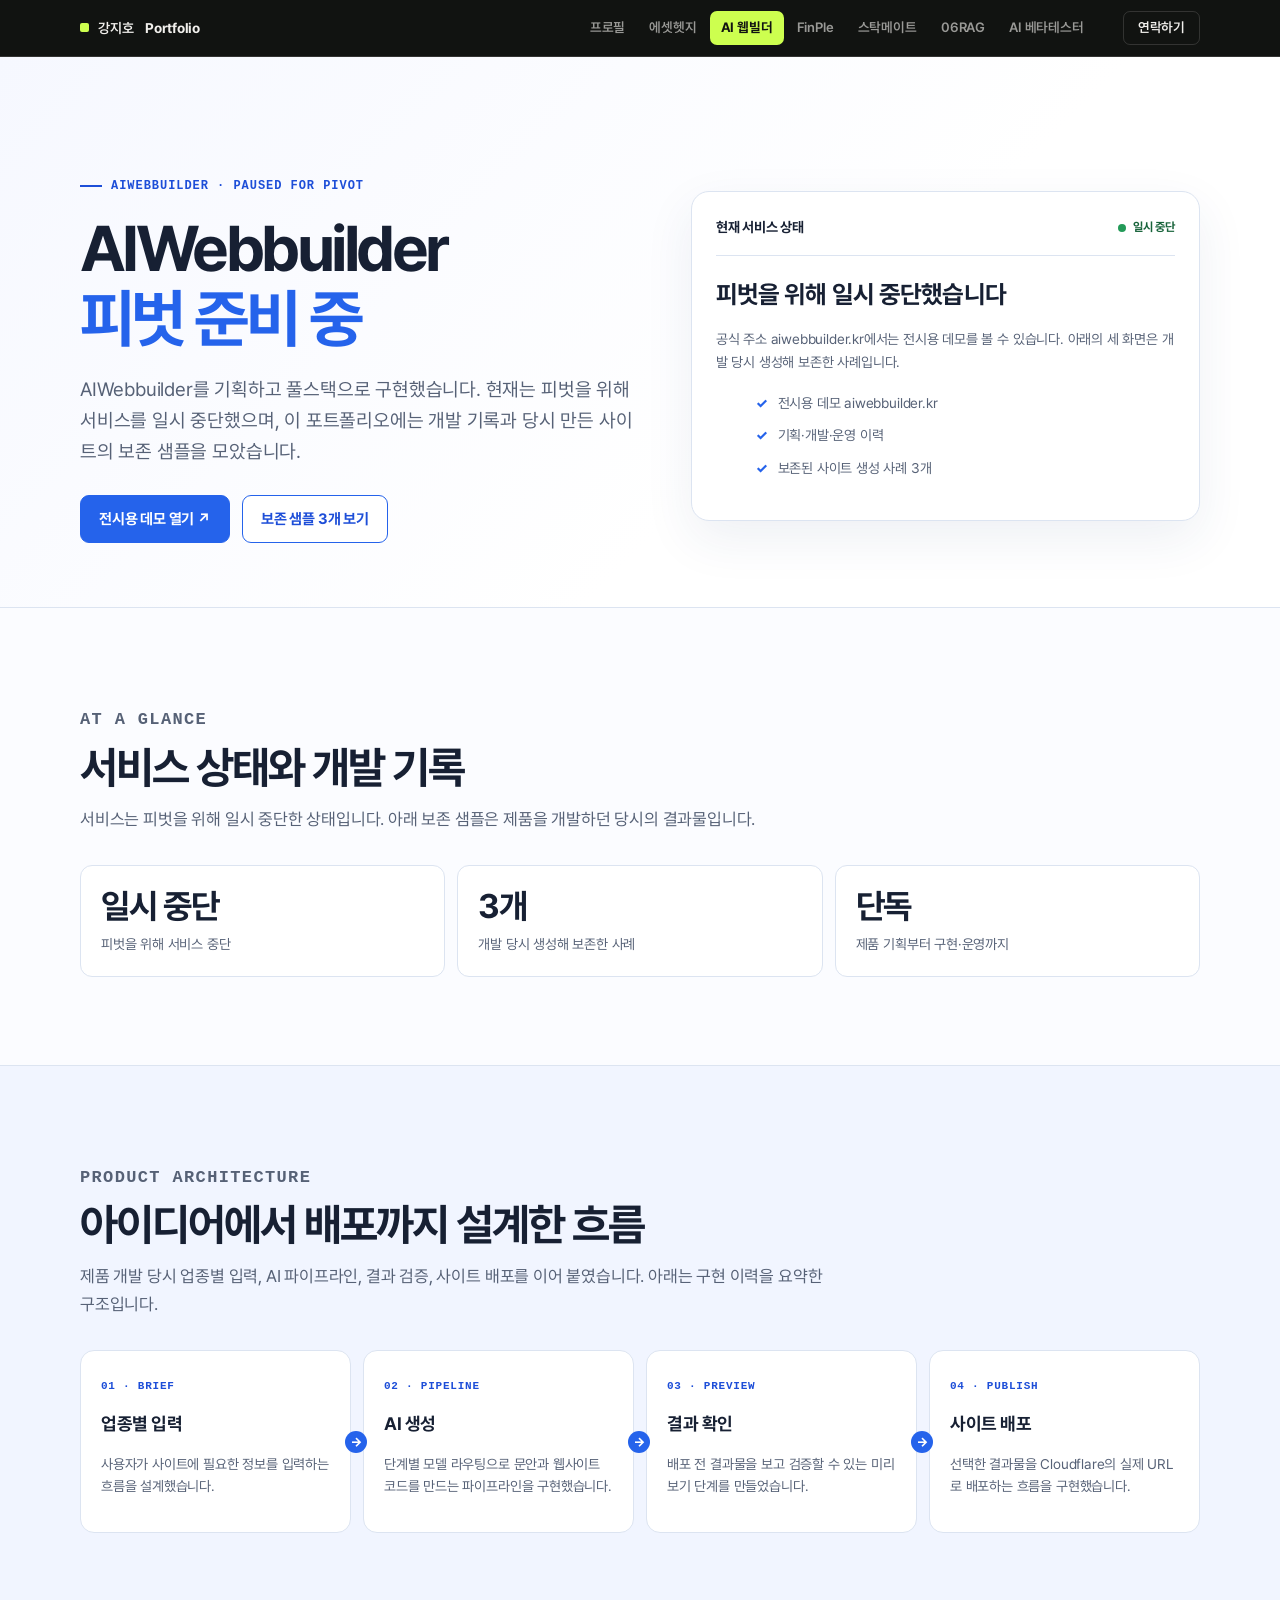
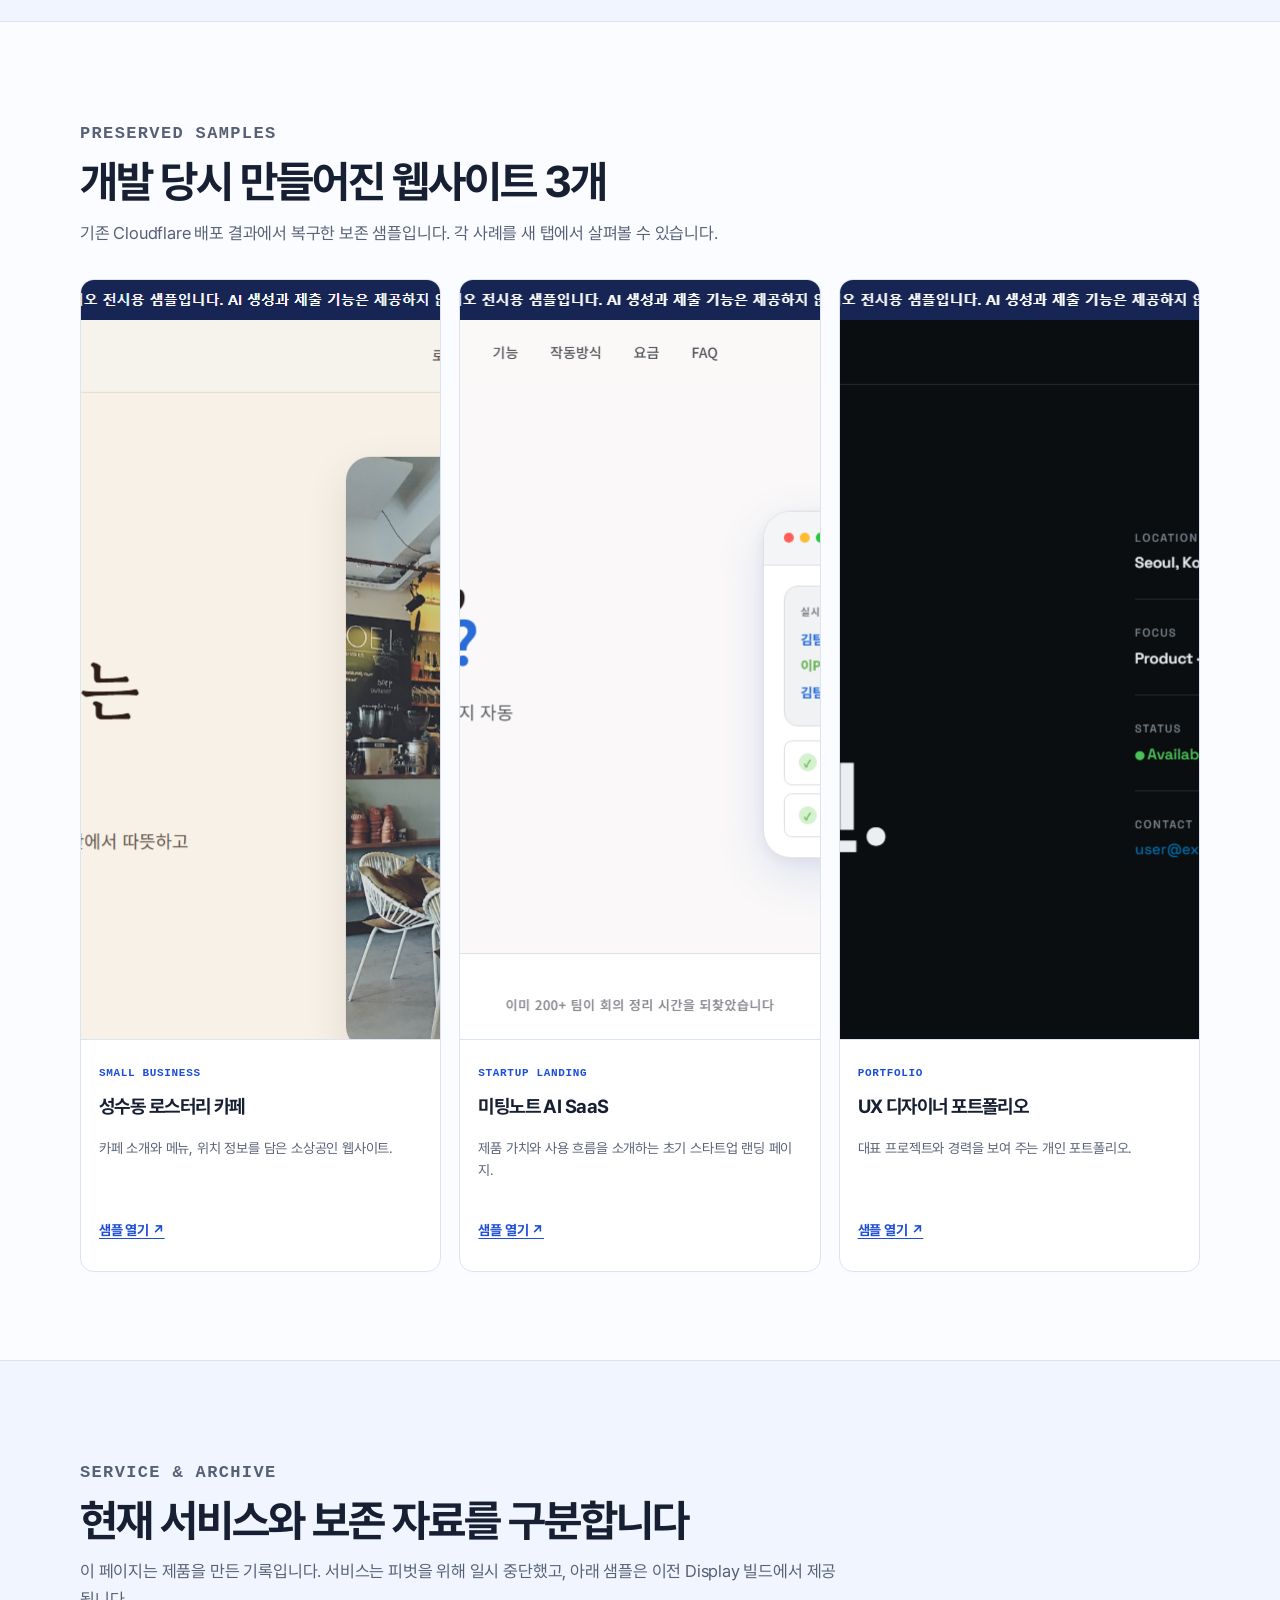
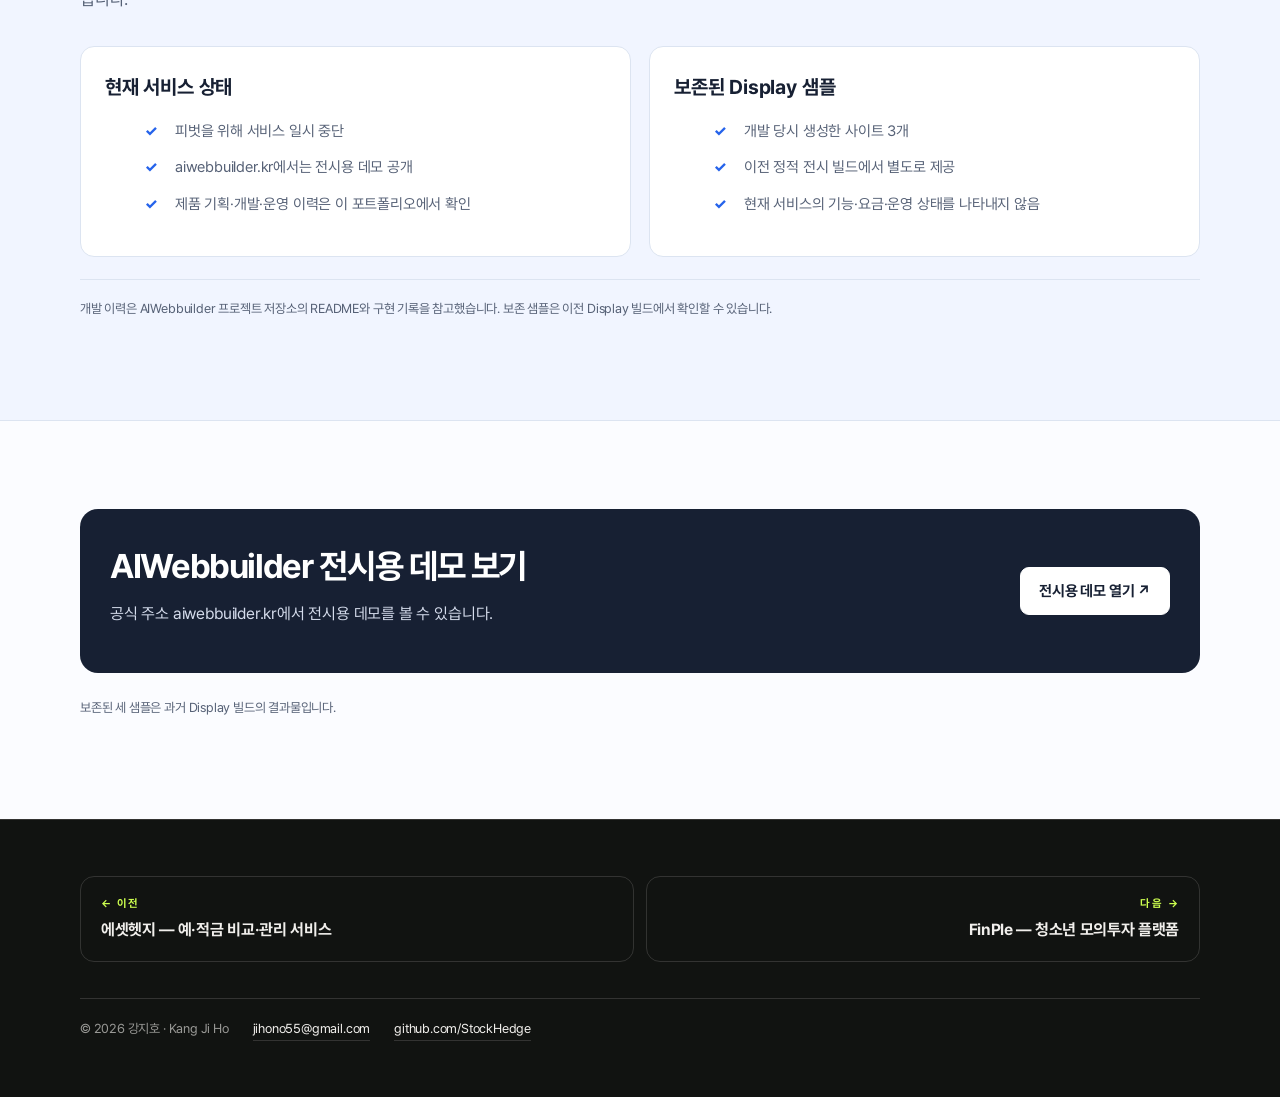
<file: aiwebbuilder.html>
<!DOCTYPE html>
<html lang="ko">
<head>
<meta charset="UTF-8" />
<meta name="viewport" content="width=device-width, initial-scale=1" />
<title>AIWebbuilder — AI 웹사이트 제작 서비스 | 강지호</title>
<meta name="description" content="AIWebbuilder는 피벗을 위해 서비스를 일시 중단했습니다. 제품 개발 기록과 보존된 웹사이트 생성 사례 3개를 소개합니다." />
<link rel="icon" href="assets/img/favicon.svg" type="image/svg+xml">
<link rel="canonical" href="https://stockhedge.github.io/portfolio/aiwebbuilder.html">
<meta property="og:type" content="website">
<meta property="og:site_name" content="강지호 포트폴리오">
<meta property="og:locale" content="ko_KR">
<meta property="og:url" content="https://stockhedge.github.io/portfolio/aiwebbuilder.html">
<meta property="og:title" content="AIWebbuilder — AI 웹사이트 제작 서비스 | 강지호">
<meta property="og:description" content="피벗을 위해 일시 중단. 제품 개발 기록과 보존된 생성 사례 3개를 살펴보세요.">
<meta property="og:image" content="https://stockhedge.github.io/portfolio/assets/aiwebbuilder/display-cafe.png">
<meta property="og:image:alt" content="AIWebbuilder가 만든 성수동 카페 사이트의 보존 샘플 화면.">
<meta name="twitter:card" content="summary_large_image">
<meta name="twitter:title" content="AIWebbuilder — AI 웹사이트 제작 서비스 | 강지호">
<meta name="twitter:description" content="피벗을 위해 일시 중단. 제품 개발 기록과 보존된 생성 사례 3개를 살펴보세요.">
<meta name="twitter:image" content="https://stockhedge.github.io/portfolio/assets/aiwebbuilder/display-cafe.png">
<meta name="theme-color" content="#111311">
<link rel="stylesheet" href="assets/css/shell.css">
<style>
:root {
  --aw-blue: #2563EB;
  --aw-blue-dark: #1D4ED8;
  --aw-ink: #172033;
  --aw-muted: #566176;
  --aw-paper: #FBFCFF;
  --aw-tint: #F1F5FF;
  --aw-line: #DCE4F1;
  --aw-grid: 8px;
  --aw-radius: 18px;
  --aw-width: 1120px;
}
*, *::before, *::after { box-sizing: border-box; }
html { scroll-behavior: smooth; }
body { margin: 0; background: var(--aw-paper); color: var(--aw-ink); font-family: var(--pf-sans); line-height: 1.62; letter-spacing: -.012em; }
img { display: block; max-width: 100%; }
a { color: var(--aw-blue-dark); text-underline-offset: 3px; }
a:focus-visible { outline: 3px solid var(--aw-blue); outline-offset: 4px; border-radius: 4px; }
.aw-wrap { width: min(100% - 40px, var(--aw-width)); margin-inline: auto; }
.aw-hero { padding: clamp(56px, 9vw, 112px) 0 64px; background: linear-gradient(135deg, #F6F8FF, #FFFFFF 62%); border-bottom: 1px solid var(--aw-line); }
.aw-hero-grid { display: grid; grid-template-columns: minmax(0, 1.05fr) minmax(280px, .95fr); gap: 48px; align-items: center; }
.aw-kicker { display: inline-flex; align-items: center; gap: 9px; color: var(--aw-blue-dark); font: 700 12px/1.4 var(--pf-mono); letter-spacing: .08em; text-transform: uppercase; }
.aw-kicker::before { content: ""; width: 22px; height: 2px; background: currentColor; }
.aw-hero h1 { margin: 18px 0 20px; max-width: 760px; font-size: clamp(42px, 5.2vw, 64px); line-height: 1.1; letter-spacing: -.055em; text-wrap: balance; }
.aw-hero h1 span { color: var(--aw-blue); }
.aw-lead { max-width: 660px; color: var(--aw-muted); font-size: clamp(17px, 1.5vw, 20px); }
.aw-actions { display: flex; flex-wrap: wrap; gap: 12px; margin-top: 28px; }
.aw-button { display: inline-flex; align-items: center; justify-content: center; min-height: 48px; padding: 0 18px; border: 1px solid var(--aw-blue); border-radius: 9px; background: var(--aw-blue); color: #fff; font-size: 15px; font-weight: 700; text-decoration: none; transition: background-color .16s ease, transform .16s ease; }
.aw-button:hover { background: var(--aw-blue-dark); transform: translateY(-1px); }
.aw-button--quiet { background: #fff; color: var(--aw-blue-dark); }
.aw-button--quiet:hover { background: var(--aw-tint); }
.aw-display-card { padding: 24px; border: 1px solid var(--aw-line); border-radius: var(--aw-radius); background: #fff; box-shadow: 0 18px 50px rgba(32, 59, 111, .08); }
.aw-display-top { display: flex; align-items: center; justify-content: space-between; gap: 12px; padding-bottom: 16px; border-bottom: 1px solid var(--aw-line); }
.aw-display-top b { font-size: 14px; }
.aw-state { display: inline-flex; align-items: center; gap: 7px; color: #17633A; font-size: 12px; font-weight: 700; }
.aw-state::before { content: ""; width: 8px; height: 8px; border-radius: 50%; background: #239A58; }
.aw-display-card h2 { margin: 18px 0 6px; font-size: 25px; letter-spacing: -.035em; }
.aw-display-card > p { color: var(--aw-muted); font-size: 14px; }
.aw-checks { display: grid; gap: 10px; margin-top: 18px; }
.aw-checks li { display: flex; gap: 10px; align-items: baseline; color: var(--aw-muted); font-size: 14px; }
.aw-checks li::before { content: "✓"; color: var(--aw-blue); font-weight: 800; }
.aw-section { padding: clamp(56px, 8vw, 88px) 0; }
.aw-section--tint { background: var(--aw-tint); border-block: 1px solid var(--aw-line); }
.aw-heading { max-width: 760px; margin-bottom: 32px; }
.aw-eyebrow { margin: 0 0 10px; color: var(--aw-blue-dark); font: 700 12px/1.4 var(--pf-mono); letter-spacing: .08em; text-transform: uppercase; }
.aw-heading h2 { margin: 0; font-size: clamp(30px, 4vw, 44px); line-height: 1.18; letter-spacing: -.045em; }
.aw-heading p { margin-top: 12px; color: var(--aw-muted); font-size: 17px; }
.aw-facts { display: grid; grid-template-columns: repeat(3, 1fr); gap: 12px; }
.aw-fact { padding: 20px; border: 1px solid var(--aw-line); border-radius: 12px; background: #fff; }
.aw-fact b { display: block; font-size: clamp(25px, 3vw, 34px); line-height: 1.2; letter-spacing: -.04em; }
.aw-fact span { display: block; margin-top: 6px; color: var(--aw-muted); font-size: 14px; }
.aw-arch { display: grid; grid-template-columns: repeat(4, 1fr); gap: 12px; }
.aw-node { position: relative; min-height: 180px; padding: 20px; border: 1px solid var(--aw-line); border-radius: 14px; background: #fff; }
.aw-node:not(:last-child)::after { content: "→"; position: absolute; z-index: 1; top: 50%; right: -17px; width: 22px; height: 22px; display: grid; place-items: center; border-radius: 50%; background: var(--aw-blue); color: #fff; font-size: 13px; font-weight: 800; transform: translateY(-50%); }
.aw-node small { color: var(--aw-blue-dark); font: 700 11px/1.4 var(--pf-mono); letter-spacing: .07em; text-transform: uppercase; }
.aw-node h3 { margin: 12px 0 7px; font-size: 18px; letter-spacing: -.025em; }
.aw-node p { color: var(--aw-muted); font-size: 14px; }
.aw-gallery { display: grid; grid-template-columns: repeat(3, minmax(0, 1fr)); gap: 18px; }
.aw-sample { overflow: hidden; border: 1px solid var(--aw-line); border-radius: 14px; background: #fff; }
.aw-sample img { width: 100%; aspect-ratio: 1.55; object-fit: cover; object-position: top; border-bottom: 1px solid var(--aw-line); background: #EDF1F8; }
.aw-sample-copy { padding: 18px; }
.aw-sample-copy span { color: var(--aw-blue-dark); font: 700 11px/1.4 var(--pf-mono); letter-spacing: .06em; text-transform: uppercase; }
.aw-sample-copy h3 { margin: 8px 0 6px; font-size: 19px; letter-spacing: -.03em; }
.aw-sample-copy p { min-height: 48px; color: var(--aw-muted); font-size: 14px; }
.aw-sample-copy a { display: inline-flex; align-items: center; min-height: 44px; margin-top: 10px; font-size: 14px; font-weight: 700; }
.aw-columns { display: grid; grid-template-columns: 1fr 1fr; gap: 18px; }
.aw-panel { padding: 24px; border: 1px solid var(--aw-line); border-radius: 14px; background: #fff; }
.aw-panel h3 { margin: 0 0 14px; font-size: 20px; }
.aw-list { display: grid; gap: 12px; }
.aw-list li { display: grid; grid-template-columns: 22px 1fr; gap: 8px; color: var(--aw-muted); font-size: 15px; }
.aw-list li::before { content: "✓"; color: var(--aw-blue); font-weight: 800; }
.aw-source { margin-top: 22px; padding-top: 18px; border-top: 1px solid var(--aw-line); color: var(--aw-muted); font-size: 13px; }
.aw-source a { font-weight: 700; }
.aw-cta { padding: 30px; border-radius: var(--aw-radius); background: var(--aw-ink); color: #fff; }
.aw-cta-grid { display: flex; align-items: center; justify-content: space-between; gap: 24px; }
.aw-cta h2 { margin: 0; font-size: clamp(24px, 3vw, 34px); letter-spacing: -.04em; }
.aw-cta p { margin-top: 7px; color: #D5DCEC; }
.aw-cta .aw-button { flex: none; border-color: #fff; background: #fff; color: var(--aw-ink); }
.aw-cta .aw-button:hover { background: #E9EEFA; }
.aw-footnote { margin-top: 24px; color: var(--aw-muted); font-size: 13px; }
@media (max-width: 800px) {
  .aw-hero-grid { grid-template-columns: 1fr; gap: 32px; }
  .aw-arch { grid-template-columns: repeat(2, 1fr); }
  .aw-node:nth-child(2)::after { display: none; }
  .aw-gallery { grid-template-columns: 1fr 1fr; }
}
@media (max-width: 560px) {
  .aw-wrap { width: min(100% - 32px, var(--aw-width)); }
  .aw-facts, .aw-arch, .aw-gallery, .aw-columns { grid-template-columns: 1fr; }
  .aw-node { min-height: 0; }
  .aw-node::after { display: none !important; }
  .aw-sample-copy p { min-height: 0; }
  .aw-cta { padding: 24px 20px; }
  .aw-cta-grid { align-items: flex-start; flex-direction: column; }
}
@media (prefers-reduced-motion: reduce) {
  html { scroll-behavior: auto; }
  *, *::before, *::after { scroll-behavior: auto !important; transition-duration: .01ms !important; }
}
</style>
</head>
<body>
<nav class="pf-nav" aria-label="포트폴리오 내비게이션">
  <div class="pf-nav__in">
    <a class="pf-nav__brand" href="index.html"><span class="pf-nav__mark" aria-hidden="true"></span>강지호&nbsp;<b>Portfolio</b></a>
    <ul class="pf-nav__list">
      <li><a href="index.html">프로필</a></li>
      <li><a href="assethedge.html">에셋헷지</a></li>
      <li><a href="aiwebbuilder.html" aria-current="page">AI 웹빌더</a></li>
      <li><a href="finple.html">FinPle</a></li>
      <li><a href="stockmate.html">스탁메이트</a></li>
      <li><a href="06rag.html">06RAG</a></li>
      <li><a href="ai-beta-tester.html">AI 베타테스터</a></li>
    </ul>
    <a class="pf-nav__cta" href="mailto:jihono55@gmail.com">연락하기</a>
  </div>
</nav>

<main>
  <header class="aw-hero">
    <div class="aw-wrap aw-hero-grid">
      <div>
        <span class="aw-kicker">AIWebbuilder · Paused for pivot</span>
        <h1>AIWebbuilder<br><span>피벗 준비 중</span></h1>
        <p class="aw-lead">AIWebbuilder를 기획하고 풀스택으로 구현했습니다. 현재는 피벗을 위해 서비스를 일시 중단했으며, 이 포트폴리오에는 개발 기록과 당시 만든 사이트의 보존 샘플을 모았습니다.</p>
        <div class="aw-actions">
          <a class="aw-button" href="https://aiwebbuilder.kr/" target="_blank" rel="noopener">전시용 데모 열기 ↗</a>
          <a class="aw-button aw-button--quiet" href="#samples">보존 샘플 3개 보기</a>
        </div>
      </div>
      <aside class="aw-display-card" aria-label="현재 서비스 상태">
        <div class="aw-display-top"><b>현재 서비스 상태</b><span class="aw-state">일시 중단</span></div>
        <h2>피벗을 위해 일시 중단했습니다</h2>
        <p>공식 주소 aiwebbuilder.kr에서는 전시용 데모를 볼 수 있습니다. 아래의 세 화면은 개발 당시 생성해 보존한 사례입니다.</p>
        <ul class="aw-checks">
          <li>전시용 데모 aiwebbuilder.kr</li>
          <li>기획·개발·운영 이력</li>
          <li>보존된 사이트 생성 사례 3개</li>
        </ul>
      </aside>
    </div>
  </header>

  <section class="aw-section" aria-labelledby="aw-overview">
    <div class="aw-wrap">
      <div class="aw-heading">
        <p class="aw-eyebrow">At a glance</p>
        <h2 id="aw-overview">서비스 상태와 개발 기록</h2>
        <p>서비스는 피벗을 위해 일시 중단한 상태입니다. 아래 보존 샘플은 제품을 개발하던 당시의 결과물입니다.</p>
      </div>
      <div class="aw-facts">
        <div class="aw-fact"><b>일시 중단</b><span>피벗을 위해 서비스 중단</span></div>
        <div class="aw-fact"><b>3개</b><span>개발 당시 생성해 보존한 사례</span></div>
        <div class="aw-fact"><b>단독</b><span>제품 기획부터 구현·운영까지</span></div>
      </div>
    </div>
  </section>

  <section class="aw-section aw-section--tint" aria-labelledby="aw-architecture">
    <div class="aw-wrap">
      <div class="aw-heading">
        <p class="aw-eyebrow">Product architecture</p>
        <h2 id="aw-architecture">아이디어에서 배포까지 설계한 흐름</h2>
        <p>제품 개발 당시 업종별 입력, AI 파이프라인, 결과 검증, 사이트 배포를 이어 붙였습니다. 아래는 구현 이력을 요약한 구조입니다.</p>
      </div>
      <div class="aw-arch">
        <article class="aw-node"><small>01 · Brief</small><h3>업종별 입력</h3><p>사용자가 사이트에 필요한 정보를 입력하는 흐름을 설계했습니다.</p></article>
        <article class="aw-node"><small>02 · Pipeline</small><h3>AI 생성</h3><p>단계별 모델 라우팅으로 문안과 웹사이트 코드를 만드는 파이프라인을 구현했습니다.</p></article>
        <article class="aw-node"><small>03 · Preview</small><h3>결과 확인</h3><p>배포 전 결과물을 보고 검증할 수 있는 미리보기 단계를 만들었습니다.</p></article>
        <article class="aw-node"><small>04 · Publish</small><h3>사이트 배포</h3><p>선택한 결과물을 Cloudflare의 실제 URL로 배포하는 흐름을 구현했습니다.</p></article>
      </div>
    </div>
  </section>

  <section class="aw-section" id="samples" aria-labelledby="aw-samples">
    <div class="aw-wrap">
      <div class="aw-heading">
        <p class="aw-eyebrow">Preserved samples</p>
        <h2 id="aw-samples">개발 당시 만들어진 웹사이트 3개</h2>
        <p>기존 Cloudflare 배포 결과에서 복구한 보존 샘플입니다. 각 사례를 새 탭에서 살펴볼 수 있습니다.</p>
      </div>
      <div class="aw-gallery">
        <article class="aw-sample">
          <img src="assets/aiwebbuilder/display-cafe.png" alt="성수동 로스터리 카페 샘플 사이트 화면" loading="lazy" width="1600" height="760">
          <div class="aw-sample-copy"><span>Small business</span><h3>성수동 로스터리 카페</h3><p>카페 소개와 메뉴, 위치 정보를 담은 소상공인 웹사이트.</p><a href="https://aiwebbuilder-display.pages.dev/samples/cafe" target="_blank" rel="noopener">샘플 열기 ↗</a></div>
        </article>
        <article class="aw-sample">
          <img src="assets/aiwebbuilder/display-meetingnote.png" alt="미팅노트 SaaS 랜딩 페이지 샘플 화면" loading="lazy" width="1600" height="760">
          <div class="aw-sample-copy"><span>Startup landing</span><h3>미팅노트 AI SaaS</h3><p>제품 가치와 사용 흐름을 소개하는 초기 스타트업 랜딩 페이지.</p><a href="https://aiwebbuilder-display.pages.dev/samples/meetingnote" target="_blank" rel="noopener">샘플 열기 ↗</a></div>
        </article>
        <article class="aw-sample">
          <img src="assets/aiwebbuilder/display-ux-portfolio.png" alt="UX 디자이너 포트폴리오 샘플 사이트 화면" loading="lazy" width="1600" height="760">
          <div class="aw-sample-copy"><span>Portfolio</span><h3>UX 디자이너 포트폴리오</h3><p>대표 프로젝트와 경력을 보여 주는 개인 포트폴리오.</p><a href="https://aiwebbuilder-display.pages.dev/samples/ux-portfolio" target="_blank" rel="noopener">샘플 열기 ↗</a></div>
        </article>
      </div>
    </div>
  </section>

  <section class="aw-section aw-section--tint" aria-labelledby="aw-boundary">
    <div class="aw-wrap">
      <div class="aw-heading">
        <p class="aw-eyebrow">Service &amp; archive</p>
        <h2 id="aw-boundary">현재 서비스와 보존 자료를 구분합니다</h2>
        <p>이 페이지는 제품을 만든 기록입니다. 서비스는 피벗을 위해 일시 중단했고, 아래 샘플은 이전 Display 빌드에서 제공됩니다.</p>
      </div>
      <div class="aw-columns">
        <article class="aw-panel">
          <h3>현재 서비스 상태</h3>
          <ul class="aw-list">
            <li>피벗을 위해 서비스 일시 중단</li>
            <li>aiwebbuilder.kr에서는 전시용 데모 공개</li>
            <li>제품 기획·개발·운영 이력은 이 포트폴리오에서 확인</li>
          </ul>
        </article>
        <article class="aw-panel">
          <h3>보존된 Display 샘플</h3>
          <ul class="aw-list">
            <li>개발 당시 생성한 사이트 3개</li>
            <li>이전 정적 전시 빌드에서 별도로 제공</li>
            <li>현재 서비스의 기능·요금·운영 상태를 나타내지 않음</li>
          </ul>
        </article>
      </div>
      <p class="aw-source">개발 이력은 AIWebbuilder 프로젝트 저장소의 README와 구현 기록을 참고했습니다. 보존 샘플은 이전 Display 빌드에서 확인할 수 있습니다.</p>
    </div>
  </section>

  <section class="aw-section">
    <div class="aw-wrap">
      <div class="aw-cta">
        <div class="aw-cta-grid">
          <div><h2>AIWebbuilder 전시용 데모 보기</h2><p>공식 주소 aiwebbuilder.kr에서 전시용 데모를 볼 수 있습니다.</p></div>
          <a class="aw-button" href="https://aiwebbuilder.kr/" target="_blank" rel="noopener">전시용 데모 열기 ↗</a>
        </div>
      </div>
      <p class="aw-footnote">보존된 세 샘플은 과거 Display 빌드의 결과물입니다.</p>
    </div>
  </section>
</main>

<div class="pf-foot">
  <div class="pf-foot__in">
    <nav class="pf-pager" aria-label="프로젝트 이동">
      <a href="assethedge.html"><span class="pf-pager__k">← 이전</span><span class="pf-pager__v">에셋헷지 — 예·적금 비교·관리 서비스</span></a>
      <a class="is-next" href="finple.html"><span class="pf-pager__k">다음 →</span><span class="pf-pager__v">FinPle — 청소년 모의투자 플랫폼</span></a>
    </nav>
    <div class="pf-foot__meta"><span>© 2026 강지호 · Kang Ji Ho</span><a href="mailto:jihono55@gmail.com">jihono55@gmail.com</a><a href="https://github.com/StockHedge" target="_blank" rel="noopener">github.com/StockHedge</a></div>
  </div>
</div>
</body>
</html>
</file>
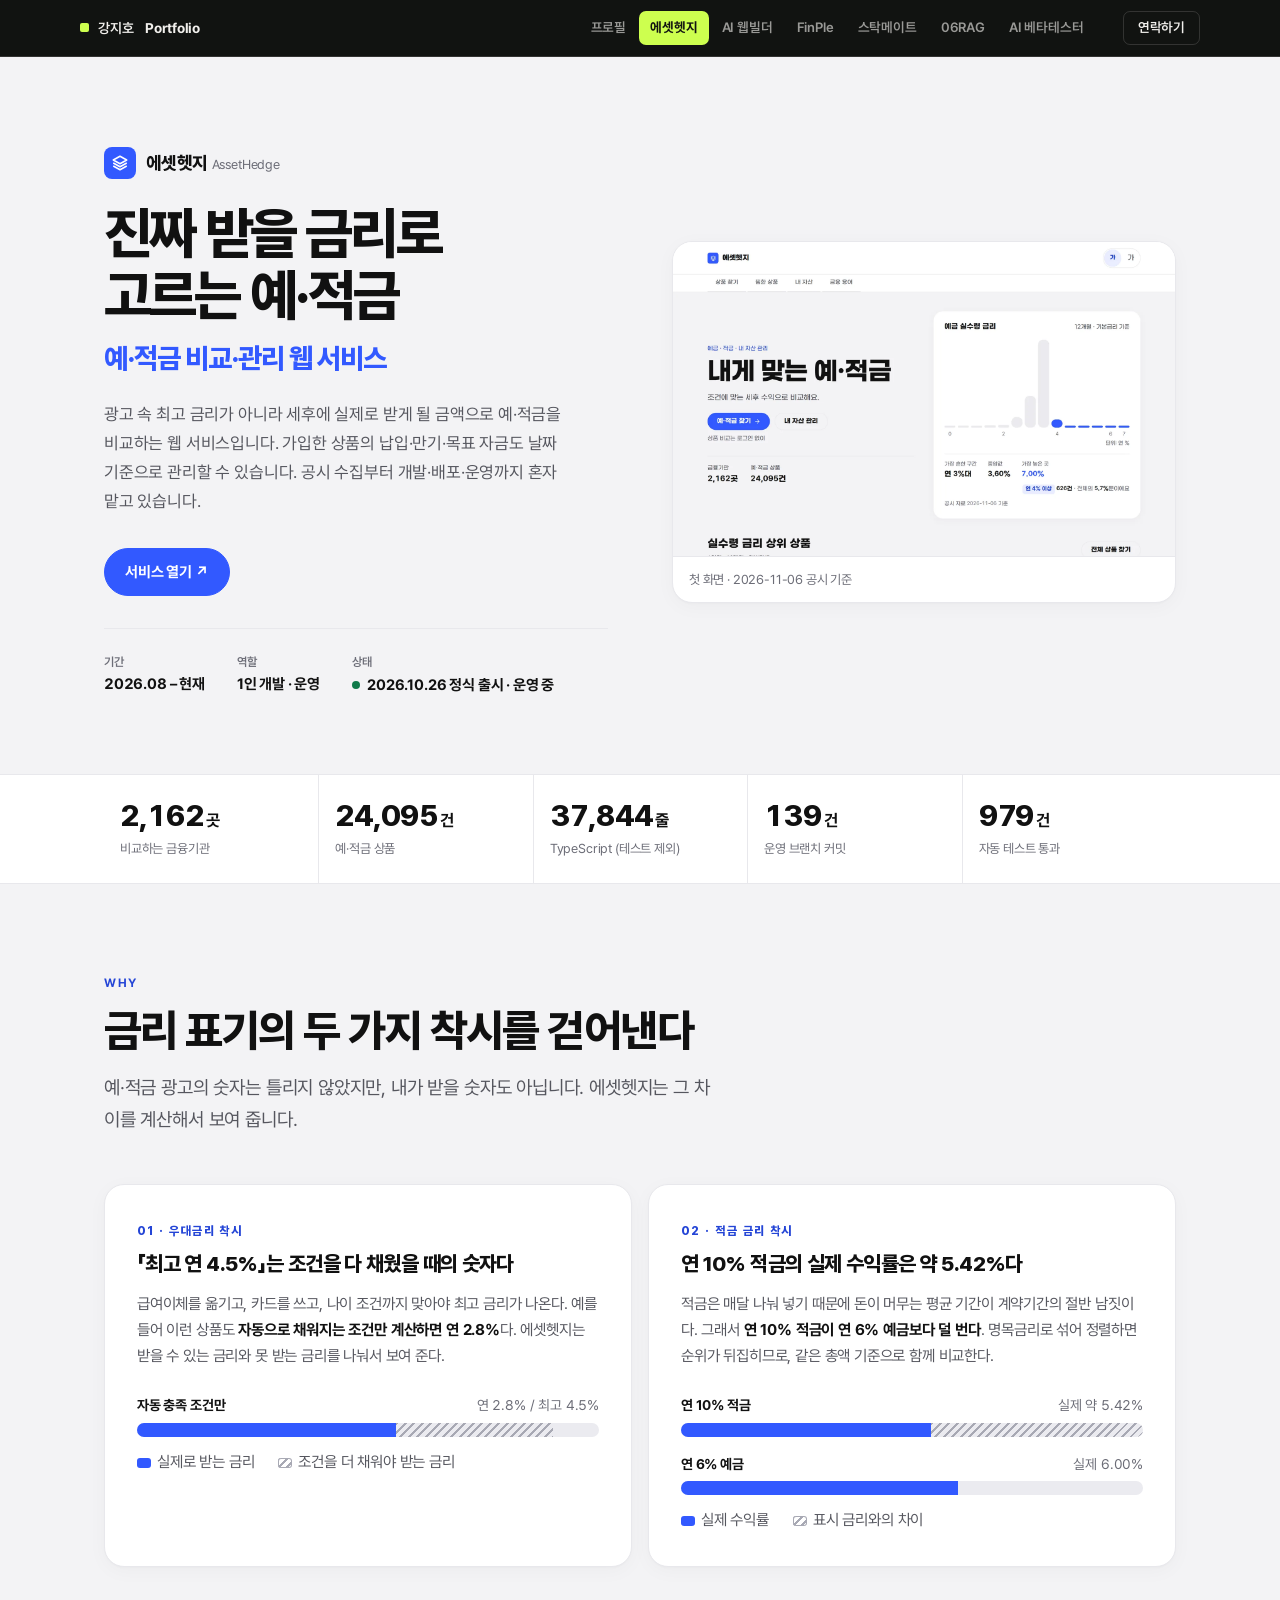
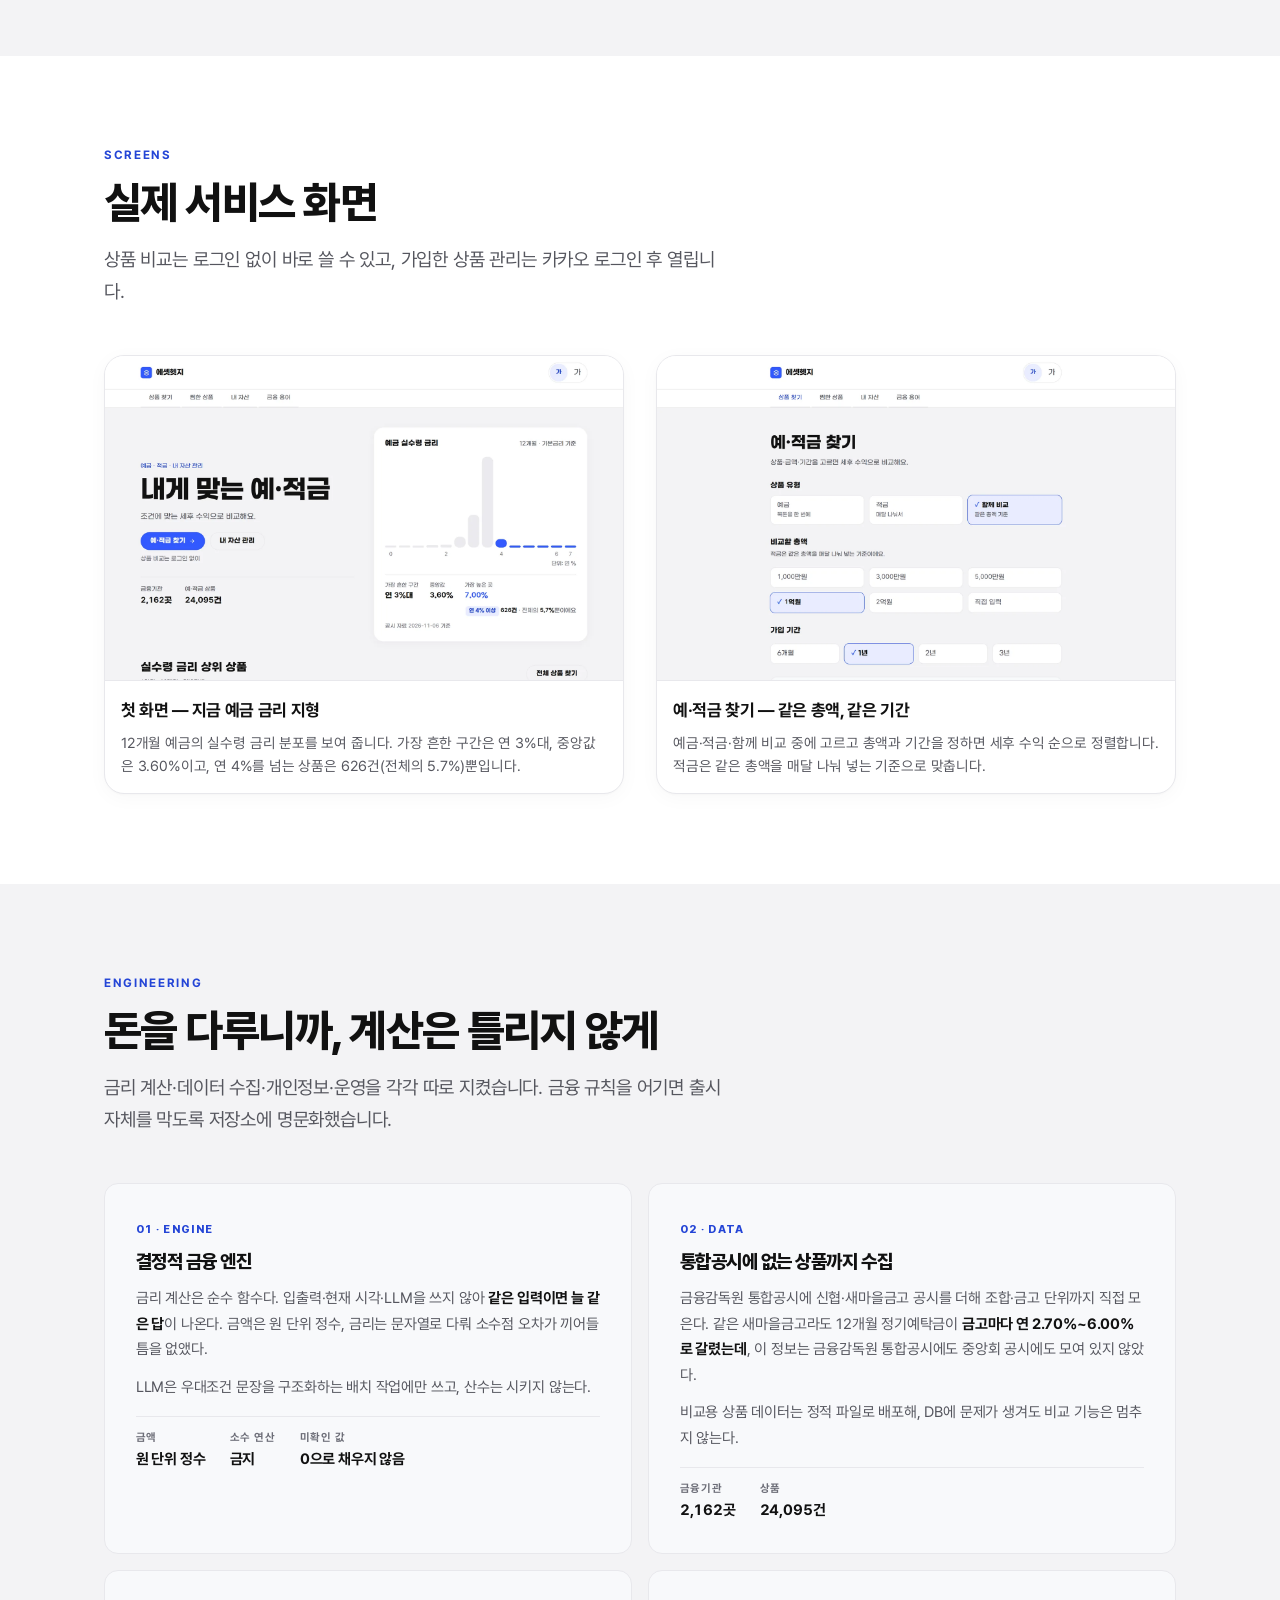
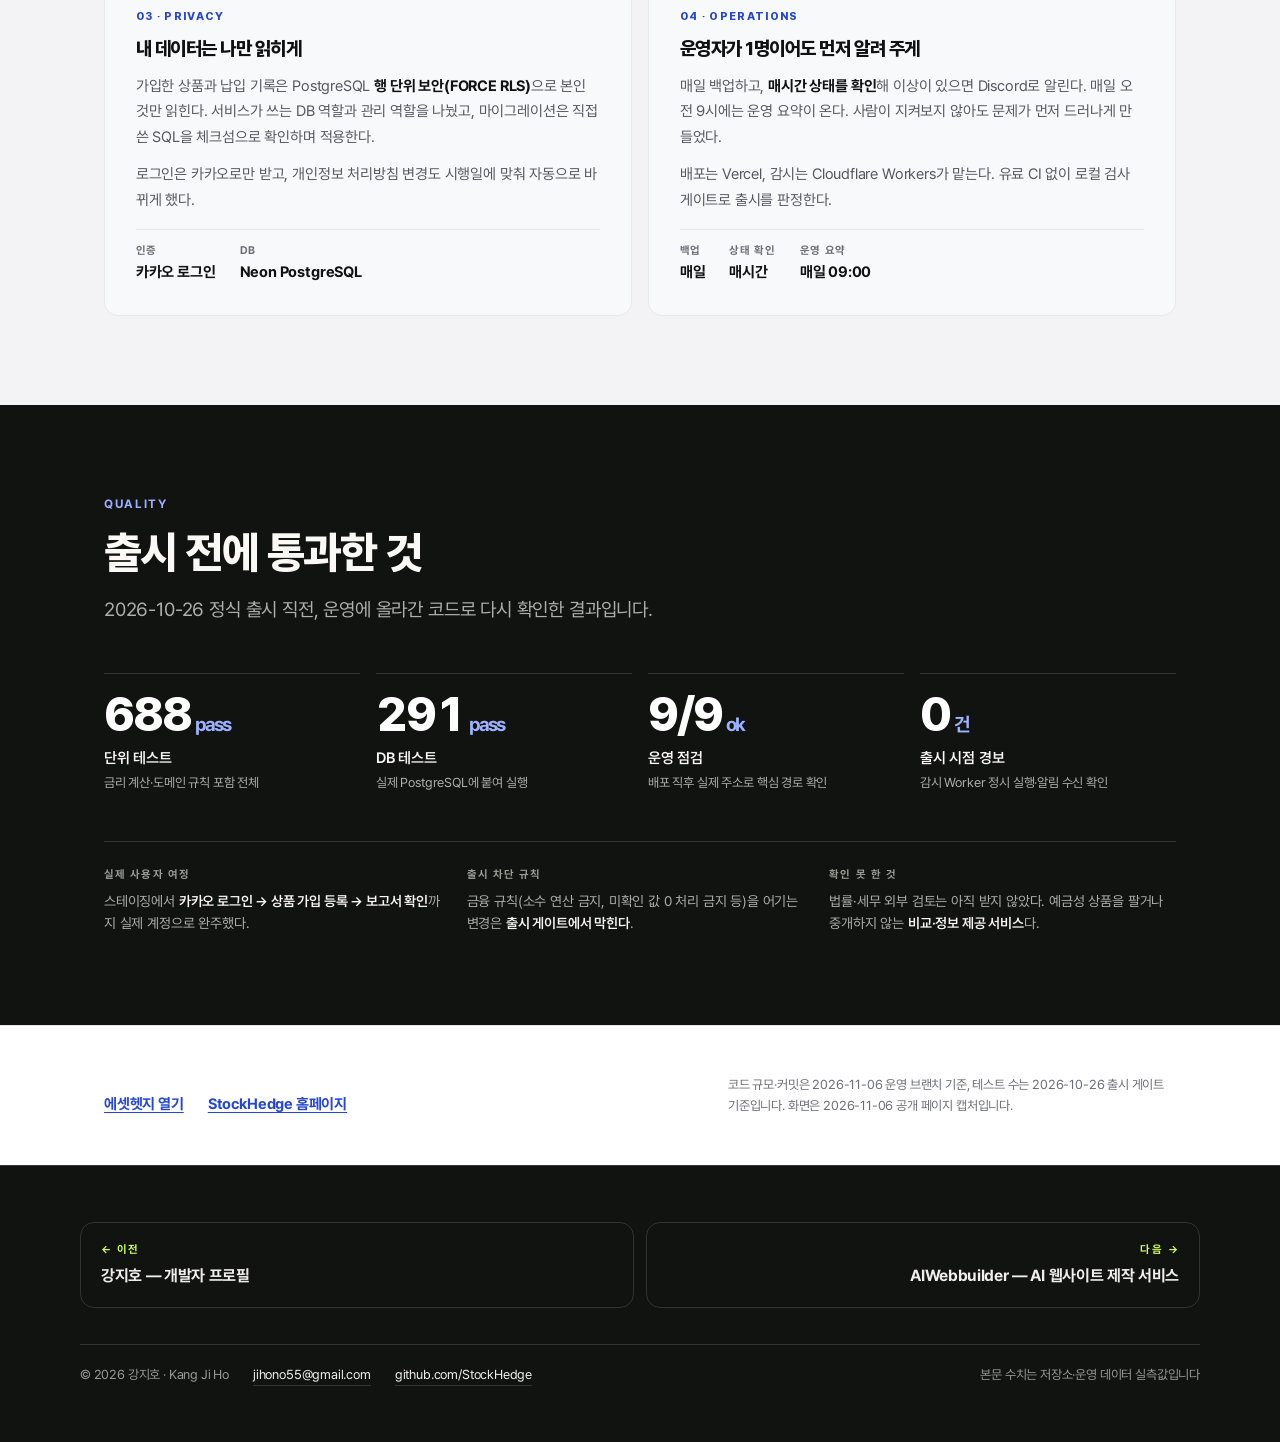
<file: assethedge.html>
<!doctype html>
<html lang="ko">
  <head>
    <meta charset="utf-8" />
    <meta name="viewport" content="width=device-width, initial-scale=1" />
    <title>
      에셋헷지 — 진짜 받을 금리로 고르는 예·적금 | 강지호 포트폴리오
    </title>
    <meta
      name="description"
      content="예·적금을 세후 실수령 금리로 비교하고 가입한 상품의 납입·만기·목표 자금을 관리하는 웹 서비스 에셋헷지. 기획부터 데이터 수집·개발·운영까지 1인 개발."
    />
    <link rel="icon" href="assets/img/favicon.svg" type="image/svg+xml" />
    <link
      rel="icon"
      href="assets/img/favicon-32.png"
      sizes="32x32"
      type="image/png"
    />
    <link rel="apple-touch-icon" href="assets/img/apple-touch-icon.png" />
    <link
      rel="canonical"
      href="https://stockhedge.github.io/portfolio/assethedge.html"
    />
    <meta property="og:type" content="website" />
    <meta property="og:site_name" content="강지호 포트폴리오" />
    <meta property="og:locale" content="ko_KR" />
    <meta
      property="og:url"
      content="https://stockhedge.github.io/portfolio/assethedge.html"
    />
    <meta
      property="og:title"
      content="에셋헷지 — 진짜 받을 금리로 고르는 예·적금 | 강지호"
    />
    <meta
      property="og:description"
      content="금융기관 2,162곳의 예·적금 24,095건을 세후 실수령 금리로 비교하는 서비스. 2026년 10월 정식 출시, 운영 중."
    />
    <meta
      property="og:image"
      content="https://stockhedge.github.io/portfolio/assets/assethedge/home.webp"
    />
    <meta
      property="og:image:alt"
      content="에셋헷지 첫 화면 — 예금 실수령 금리 분포."
    />
    <meta name="twitter:card" content="summary_large_image" />
    <meta name="theme-color" content="#111311" />
    <link
      rel="preload"
      as="font"
      type="font/woff2"
      href="assets/fonts/Pretendard-400.woff2"
      crossorigin
    />
    <link
      rel="preload"
      as="font"
      type="font/woff2"
      href="assets/fonts/Pretendard-700.woff2"
      crossorigin
    />
    <link rel="stylesheet" href="assets/css/shell.css" />
    <style>
      /* ─────────────────────────────────────────────────────────────
   TOKENS
   근거: AssetHedge 저장소 app/globals.css 라이트 팔레트.
   대비(WCAG): text #111 on #f3f3f5 18.1:1 · secondary #55565e 6.58:1 ·
   muted #6c6d77 4.63:1 · accent #3259ff 4.73:1 · accent-ink #2445d6 on soft 6.21:1
   시그니처는 서비스의 "금리 격차 바" — 받는 구간은 브랜드색, 못 받는 구간은 무채색 빗금.
   ───────────────────────────────────────────────────────────── */
      :root {
        --ah-bg: #f3f3f5;
        --ah-surface: #ffffff;
        --ah-surface-2: #f8f9fb;
        --ah-border: #e8e8ec;
        --ah-ink: #111111;
        --ah-ink-2: #55565e;
        --ah-muted: #6c6d77;
        --ah-accent: #3259ff;
        --ah-accent-hover: #2445d6;
        --ah-accent-soft: #e8edff;
        --ah-accent-ink: #2445d6;
        --ah-gap: #a8a9b4;
        --ah-track: #ebebf0;
        --ah-night: #111311;
        --ah-night-2: #1a1d1a;
        --ah-night-line: rgba(251, 249, 246, 0.14);
        --ah-night-ink: #fbf9f6;
        --ah-night-ink-2: rgba(251, 249, 246, 0.68);

        --s1: 4px;
        --s2: 8px;
        --s3: 12px;
        --s4: 16px;
        --s5: 24px;
        --s6: 32px;
        --s7: 48px;
        --s8: 64px;
        --s9: 96px;
        --r-md: 14px;
        --r-lg: 20px;
        --shell: 1200px;
        --gutter: clamp(20px, 5vw, 64px);
        --ease: cubic-bezier(0.2, 0.7, 0.3, 1);
        --elev: 0 4px 20px rgb(17 17 17 / 0.03), 0 1px 2px rgb(17 17 17 / 0.02);
      }

      *,
      *::before,
      *::after {
        box-sizing: border-box;
      }
      html {
        -webkit-text-size-adjust: 100%;
      }
      body {
        margin: 0;
        background: var(--ah-bg);
        color: var(--ah-ink);
        font-family: var(--pf-sans);
        font-size: 16px;
        line-height: 1.62;
        letter-spacing: -0.011em;
        -webkit-font-smoothing: antialiased;
      }
      img {
        max-width: 100%;
        height: auto;
        display: block;
      }
      :where(h1, h2, h3, h4, p, ul, ol, dl, dd, figure) {
        margin: 0;
      }
      ul {
        padding: 0;
        list-style: none;
      }
      a {
        color: var(--ah-accent-ink);
        text-underline-offset: 3px;
      }
      a:focus-visible {
        outline: 2px solid var(--ah-accent);
        outline-offset: 3px;
        border-radius: 4px;
      }
      .num {
        font-variant-numeric: tabular-nums;
        font-feature-settings: "tnum" 1;
      }

      .shell {
        max-width: var(--shell);
        margin-inline: auto;
        padding-inline: var(--gutter);
      }
      .band {
        padding-block: clamp(56px, 7vw, var(--s9));
      }
      .band--white {
        background: var(--ah-surface);
      }
      .band--night {
        background: var(--ah-night);
        color: var(--ah-night-ink);
      }
      .band-head {
        max-width: 62ch;
        margin-bottom: clamp(28px, 4vw, var(--s7));
      }
      .eyebrow {
        display: block;
        margin-bottom: var(--s3);
        font-size: 0.75rem;
        font-weight: 700;
        letter-spacing: 0.14em;
        text-transform: uppercase;
        color: var(--ah-accent-ink);
      }
      .band--night .eyebrow {
        color: #9cb1ff;
      }
      .h2 {
        font-size: clamp(1.75rem, 1.15rem + 2.1vw, 2.75rem);
        line-height: 1.16;
        font-weight: 800;
        letter-spacing: -0.035em;
      }
      .lead {
        margin-top: var(--s4);
        font-size: clamp(1.0625rem, 0.98rem + 0.35vw, 1.1875rem);
        line-height: 1.66;
        color: var(--ah-ink-2);
      }
      .band--night .lead {
        color: var(--ah-night-ink-2);
      }

      /* ═══════════════ HERO ═══════════════ */
      .hero {
        padding-block: clamp(48px, 7vw, 104px) clamp(48px, 6vw, 80px);
      }
      .hero__grid {
        display: grid;
        gap: clamp(36px, 5vw, 64px);
        grid-template-columns: minmax(0, 1fr);
      }
      @media (min-width: 1000px) {
        .hero__grid {
          grid-template-columns: minmax(0, 1fr) minmax(0, 1fr);
          align-items: center;
        }
      }
      .brand {
        display: flex;
        align-items: center;
        gap: 10px;
        margin-bottom: var(--s5);
      }
      .brand__mark {
        inline-size: 32px;
        block-size: 32px;
        border-radius: 8px;
        background: var(--ah-accent);
        display: grid;
        place-items: center;
        flex: none;
      }
      .brand__mark svg {
        inline-size: 18px;
        block-size: 18px;
      }
      .brand b {
        font-size: 1.125rem;
        font-weight: 800;
        letter-spacing: -0.03em;
      }
      .brand span {
        font-size: 0.8125rem;
        color: var(--ah-muted);
      }
      .hero h1 {
        font-size: clamp(2.25rem, 1.4rem + 3.2vw, 3.5rem);
        line-height: 1.12;
        font-weight: 800;
        letter-spacing: -0.05em;
        /* 한글 제목이 낱자 단위로 끊기지 않게 어절 단위로만 줄을 바꾼다 */
        word-break: keep-all;
      }
      .hero h1 em {
        display: block;
        margin-top: var(--s3);
        font-style: normal;
        font-size: 0.5em;
        line-height: 1.3;
        letter-spacing: -0.035em;
        color: var(--ah-accent);
      }
      .hero__lead {
        margin-top: var(--s5);
        max-width: 46ch;
        font-size: 1.0625rem;
        line-height: 1.7;
        color: var(--ah-ink-2);
      }
      .actions {
        display: flex;
        flex-wrap: wrap;
        gap: var(--s3);
        margin-top: var(--s6);
      }
      .btn {
        display: inline-flex;
        align-items: center;
        min-block-size: 48px;
        padding: 0 20px;
        border-radius: 999px;
        font-size: 0.9375rem;
        font-weight: 700;
        text-decoration: none;
        border: 1px solid var(--ah-accent);
        transition:
          background-color 0.16s var(--ease),
          color 0.16s var(--ease);
      }
      .btn--solid {
        background: var(--ah-accent);
        color: #fff;
      }
      .btn--solid:hover {
        background: var(--ah-accent-hover);
      }
      .btn--quiet {
        background: var(--ah-surface);
        color: var(--ah-ink);
        border-color: var(--ah-border);
      }
      .btn--quiet:hover {
        border-color: var(--ah-ink);
      }
      .hero__meta {
        display: flex;
        flex-wrap: wrap;
        gap: var(--s3) var(--s6);
        margin-top: var(--s6);
        padding-top: var(--s5);
        border-top: 1px solid var(--ah-border);
      }
      .hero__meta dt {
        font-size: 0.75rem;
        font-weight: 600;
        color: var(--ah-muted);
      }
      .hero__meta dd {
        font-size: 0.9375rem;
        font-weight: 700;
      }
      .live {
        display: inline-flex;
        align-items: center;
        gap: 7px;
      }
      .live::before {
        content: "";
        inline-size: 8px;
        block-size: 8px;
        border-radius: 50%;
        background: #0f7a4a;
      }
      .shot {
        border-radius: var(--r-lg);
        overflow: hidden;
        background: var(--ah-surface);
        border: 1px solid var(--ah-border);
        box-shadow: var(--elev);
      }
      .shot figcaption {
        padding: var(--s3) var(--s4);
        font-size: 0.8125rem;
        color: var(--ah-muted);
        border-top: 1px solid var(--ah-border);
      }

      /* ═══════════════ 지표 띠 ═══════════════ */
      .strip {
        background: var(--ah-surface);
        border-block: 1px solid var(--ah-border);
      }
      .strip ul {
        display: grid;
        grid-template-columns: repeat(auto-fit, minmax(150px, 1fr));
      }
      .strip li {
        padding: var(--s5) var(--s4);
        border-inline-start: 1px solid var(--ah-border);
      }
      .strip li:first-child {
        border-inline-start: 0;
      }
      .strip b {
        display: block;
        font-size: clamp(1.375rem, 1.1rem + 1vw, 1.875rem);
        font-weight: 800;
        letter-spacing: -0.035em;
        line-height: 1.1;
      }
      .strip b small {
        font-size: 0.55em;
        font-weight: 700;
        margin-inline-start: 2px;
      }
      .strip span {
        display: block;
        margin-top: 6px;
        font-size: 0.8125rem;
        color: var(--ah-muted);
      }
      @media (max-width: 640px) {
        .strip ul {
          grid-template-columns: repeat(2, minmax(0, 1fr));
        }
        .strip li:nth-child(odd) {
          border-inline-start: 0;
        }
        .strip li {
          border-top: 1px solid var(--ah-border);
        }
        .strip li:nth-child(-n + 2) {
          border-top: 0;
        }
      }

      /* ═══════════════ 두 가지 착시 — 금리 격차 바 ═══════════════ */
      .illusions {
        display: grid;
        gap: var(--s4);
        grid-template-columns: minmax(0, 1fr);
      }
      @media (min-width: 900px) {
        .illusions {
          grid-template-columns: repeat(2, minmax(0, 1fr));
        }
      }
      .illusion {
        padding: clamp(20px, 2.6vw, var(--s6));
        border-radius: var(--r-lg);
        background: var(--ah-surface);
        border: 1px solid var(--ah-border);
        box-shadow: var(--elev);
      }
      .illusion__n {
        font-size: 0.75rem;
        font-weight: 800;
        letter-spacing: 0.12em;
        color: var(--ah-accent-ink);
      }
      .illusion h3 {
        margin-top: var(--s2);
        font-size: 1.3125rem;
        font-weight: 800;
        letter-spacing: -0.03em;
        line-height: 1.35;
      }
      .illusion > p {
        margin-top: var(--s3);
        color: var(--ah-ink-2);
        font-size: 0.9688rem;
        line-height: 1.7;
      }
      .illusion > p b {
        color: var(--ah-ink);
      }
      .bars {
        margin-top: var(--s5);
        display: grid;
        gap: var(--s4);
      }
      .bar__label {
        display: flex;
        justify-content: space-between;
        gap: var(--s3);
        font-size: 0.875rem;
        margin-bottom: 6px;
      }
      .bar__label b {
        font-weight: 700;
      }
      .bar__label span {
        color: var(--ah-muted);
      }
      .bar__track {
        display: flex;
        block-size: 14px;
        border-radius: 999px;
        background: var(--ah-track);
        overflow: hidden;
      }
      .bar__real {
        background: var(--ah-accent);
      }
      .bar__gap {
        background: repeating-linear-gradient(
          135deg,
          var(--ah-gap) 0 2px,
          transparent 2px 6px
        );
      }
      .legend {
        display: flex;
        flex-wrap: wrap;
        gap: var(--s2) var(--s5);
        margin-top: var(--s4);
        font-size: 0.8125rem;
        color: var(--ah-muted);
      }
      .legend i {
        display: inline-block;
        inline-size: 14px;
        block-size: 10px;
        border-radius: 3px;
        margin-inline-end: 6px;
        vertical-align: -1px;
      }
      .legend .k-real {
        background: var(--ah-accent);
      }
      .legend .k-gap {
        background: repeating-linear-gradient(
          135deg,
          var(--ah-gap) 0 2px,
          transparent 2px 6px
        );
        box-shadow: inset 0 0 0 1px var(--ah-gap);
      }

      /* ═══════════════ 화면 ═══════════════ */
      .screens {
        display: grid;
        gap: clamp(20px, 3vw, var(--s6));
        grid-template-columns: minmax(0, 1fr);
      }
      @media (min-width: 900px) {
        .screens {
          grid-template-columns: repeat(2, minmax(0, 1fr));
        }
      }
      .screens figcaption {
        padding: var(--s4);
      }
      .screens h3 {
        font-size: 1.0625rem;
        font-weight: 700;
        letter-spacing: -0.02em;
        color: var(--ah-ink);
      }
      .screens p {
        margin-top: 6px;
        font-size: 0.9063rem;
        line-height: 1.62;
        color: var(--ah-ink-2);
      }

      /* ═══════════════ 핵심 구현 ═══════════════ */
      .cards {
        display: grid;
        gap: var(--s4);
        grid-template-columns: minmax(0, 1fr);
      }
      @media (min-width: 760px) {
        .cards {
          grid-template-columns: repeat(2, minmax(0, 1fr));
        }
      }
      .card {
        padding: clamp(20px, 2.4vw, var(--s6));
        border-radius: var(--r-md);
        background: var(--ah-surface-2);
        border: 1px solid var(--ah-border);
      }
      .card__n {
        font-size: 0.6875rem;
        font-weight: 800;
        letter-spacing: 0.12em;
        color: var(--ah-accent-ink);
      }
      .card h3 {
        margin-top: var(--s2);
        font-size: 1.1875rem;
        font-weight: 800;
        letter-spacing: -0.025em;
        line-height: 1.35;
      }
      .card p {
        margin-top: var(--s3);
        font-size: 0.9375rem;
        line-height: 1.7;
        color: var(--ah-ink-2);
      }
      .card p b {
        color: var(--ah-ink);
      }
      .card dl {
        display: flex;
        flex-wrap: wrap;
        gap: var(--s2) var(--s5);
        margin-top: var(--s4);
        padding-top: var(--s3);
        border-top: 1px solid var(--ah-border);
      }
      .card dt {
        font-size: 0.6875rem;
        font-weight: 700;
        letter-spacing: 0.06em;
        color: var(--ah-muted);
      }
      .card dd {
        font-size: 0.9375rem;
        font-weight: 700;
      }
      code {
        font-family: var(--pf-mono);
        font-size: 0.8125em;
        padding: 1px 5px;
        border-radius: 5px;
        background: var(--ah-accent-soft);
        color: var(--ah-accent-ink);
        overflow-wrap: anywhere;
      }

      /* ═══════════════ 검증 ═══════════════ */
      .metrics {
        display: grid;
        gap: var(--s5) var(--s4);
        grid-template-columns: repeat(2, minmax(0, 1fr));
      }
      @media (min-width: 900px) {
        .metrics {
          grid-template-columns: repeat(4, minmax(0, 1fr));
        }
      }
      .metric {
        border-top: 1px solid var(--ah-night-line);
        padding-top: var(--s4);
      }
      .metric b {
        display: block;
        font-size: clamp(2rem, 1.3rem + 2.4vw, 3rem);
        font-weight: 800;
        letter-spacing: -0.04em;
        line-height: 1;
        color: #fff;
      }
      .metric b em {
        font-style: normal;
        font-size: 0.4em;
        font-weight: 700;
        color: #9cb1ff;
        margin-inline-start: 4px;
      }
      .metric span {
        display: block;
        margin-top: 8px;
        font-size: 0.9375rem;
        font-weight: 600;
      }
      .metric small {
        display: block;
        margin-top: 3px;
        font-size: 0.8125rem;
        line-height: 1.5;
        color: var(--ah-night-ink-2);
      }
      .verify {
        display: grid;
        gap: var(--s4);
        margin-top: clamp(32px, 4vw, var(--s7));
        padding-top: var(--s5);
        border-top: 1px solid var(--ah-night-line);
      }
      @media (min-width: 820px) {
        .verify {
          grid-template-columns: repeat(3, minmax(0, 1fr));
        }
      }
      .verify span {
        display: block;
        margin-bottom: 6px;
        font-size: 0.6875rem;
        font-weight: 700;
        letter-spacing: 0.1em;
        color: #9a9d96;
      }
      .verify p {
        font-size: 0.875rem;
        line-height: 1.62;
        color: var(--ah-night-ink-2);
      }
      .verify p b {
        color: var(--ah-night-ink);
        font-weight: 600;
      }

      /* ═══════════════ 하단 ═══════════════ */
      .foot {
        background: var(--ah-surface);
        border-top: 1px solid var(--ah-border);
      }
      .foot__in {
        padding-block: var(--s7);
        display: flex;
        flex-wrap: wrap;
        gap: var(--s5);
        justify-content: space-between;
        align-items: flex-end;
      }
      .foot__links {
        display: flex;
        flex-wrap: wrap;
        gap: var(--s2) var(--s5);
        font-size: 0.9375rem;
        font-weight: 700;
      }
      .foot__note {
        max-width: 56ch;
        font-size: 0.8125rem;
        line-height: 1.65;
        color: var(--ah-muted);
      }

      /* ═══════════════ 움직임 ═══════════════ */
      @media (prefers-reduced-motion: no-preference) {
        .reveal {
          opacity: 0;
          transform: translateY(14px);
          transition:
            opacity 420ms var(--ease),
            transform 420ms var(--ease);
        }
        .reveal.in {
          opacity: 1;
          transform: none;
        }
      }
      @media print {
        .reveal {
          opacity: 1 !important;
          transform: none !important;
        }
        * {
          -webkit-print-color-adjust: exact;
          print-color-adjust: exact;
        }
      }
    </style>
  </head>
  <body>
    <nav class="pf-nav" aria-label="포트폴리오 내비게이션">
      <div class="pf-nav__in">
        <a class="pf-nav__brand" href="index.html"
          ><span class="pf-nav__mark" aria-hidden="true"></span>강지호&nbsp;<b
            >Portfolio</b
          ></a
        >
        <ul class="pf-nav__list">
          <li><a href="index.html">프로필</a></li>
          <li><a href="assethedge.html" aria-current="page">에셋헷지</a></li>
          <li><a href="aiwebbuilder.html">AI 웹빌더</a></li>
          <li><a href="finple.html">FinPle</a></li>
          <li><a href="stockmate.html">스탁메이트</a></li>
          <li><a href="06rag.html">06RAG</a></li>
          <li><a href="ai-beta-tester.html">AI 베타테스터</a></li>
        </ul>
        <a class="pf-nav__cta" href="mailto:jihono55@gmail.com">연락하기</a>
      </div>
    </nav>

    <main>
      <!-- ══════════════════════════ HERO ══════════════════════════ -->
      <header class="hero">
        <div class="shell hero__grid">
          <div>
            <div class="brand">
              <span class="brand__mark" aria-hidden="true">
                <svg
                  viewBox="0 0 24 24"
                  fill="none"
                  stroke="#fff"
                  stroke-width="2"
                  stroke-linejoin="round"
                >
                  <path d="M12 3 3 8l9 5 9-5-9-5Z" />
                  <path d="m3 12 9 5 9-5" />
                  <path d="m3 16 9 5 9-5" />
                </svg>
              </span>
              <div><b>에셋헷지</b> <span>AssetHedge</span></div>
            </div>
            <h1>
              진짜 받을 금리로<br />고르는 예·적금<em
                >예·적금 비교·관리 웹 서비스</em
              >
            </h1>
            <p class="hero__lead">
              광고 속 최고 금리가 아니라 세후에 실제로 받게 될 금액으로
              예·적금을 비교하는 웹 서비스입니다. 가입한 상품의 납입·만기·목표
              자금도 날짜 기준으로 관리할 수 있습니다. 공시 수집부터
              개발·배포·운영까지 혼자 맡고 있습니다.
            </p>
            <div class="actions">
              <a
                class="btn btn--solid"
                href="https://assethedge.stockhedge.kr/"
                target="_blank"
                rel="noopener"
                >서비스 열기 ↗</a
              >
            </div>
            <dl class="hero__meta">
              <div>
                <dt>기간</dt>
                <dd class="num">2026.08 – 현재</dd>
              </div>
              <div>
                <dt>역할</dt>
                <dd>1인 개발 · 운영</dd>
              </div>
              <div>
                <dt>상태</dt>
                <dd>
                  <span class="live">2026.10.26 정식 출시 · 운영 중</span>
                </dd>
              </div>
            </dl>
          </div>
          <figure class="shot">
            <img
              src="assets/assethedge/home.webp"
              width="1600"
              height="1000"
              alt="에셋헷지 첫 화면 — 금융기관 2,162곳, 예·적금 24,095건과 예금 실수령 금리 분포 차트"
              fetchpriority="high"
            />
            <figcaption>첫 화면 · 2026-11-06 공시 기준</figcaption>
          </figure>
        </div>
      </header>

      <!-- ══════════════════════════ 지표 띠 ══════════════════════════ -->
      <section class="strip" aria-label="프로젝트 규모">
        <ul class="shell">
          <li>
            <b class="num">2,162<small>곳</small></b
            ><span>비교하는 금융기관</span>
          </li>
          <li>
            <b class="num">24,095<small>건</small></b
            ><span>예·적금 상품</span>
          </li>
          <li>
            <b class="num">37,844<small>줄</small></b
            ><span>TypeScript (테스트 제외)</span>
          </li>
          <li>
            <b class="num">139<small>건</small></b
            ><span>운영 브랜치 커밋</span>
          </li>
          <li>
            <b class="num">979<small>건</small></b
            ><span>자동 테스트 통과</span>
          </li>
        </ul>
      </section>

      <!-- ══════════════════════════ 두 가지 착시 ══════════════════════════ -->
      <section class="band" id="illusion">
        <div class="shell">
          <div class="band-head reveal">
            <span class="eyebrow">Why</span>
            <h2 class="h2">금리 표기의 두 가지 착시를 걷어낸다</h2>
            <p class="lead">
              예·적금 광고의 숫자는 틀리지 않았지만, 내가 받을 숫자도 아닙니다.
              에셋헷지는 그 차이를 계산해서 보여 줍니다.
            </p>
          </div>

          <div class="illusions">
            <article class="illusion reveal">
              <span class="illusion__n">01 · 우대금리 착시</span>
              <h3>「최고 연 4.5%」는 조건을 다 채웠을 때의 숫자다</h3>
              <p>
                급여이체를 옮기고, 카드를 쓰고, 나이 조건까지 맞아야 최고 금리가
                나온다. 예를 들어 이런 상품도
                <b>자동으로 채워지는 조건만 계산하면 연 2.8%</b>다. 에셋헷지는
                받을 수 있는 금리와 못 받는 금리를 나눠서 보여 준다.
              </p>
              <div class="bars" aria-hidden="true">
                <div>
                  <div class="bar__label">
                    <b>자동 충족 조건만</b
                    ><span class="num">연 2.8% / 최고 4.5%</span>
                  </div>
                  <div class="bar__track">
                    <span class="bar__real" style="inline-size: 56%"></span
                    ><span class="bar__gap" style="inline-size: 34%"></span>
                  </div>
                </div>
              </div>
              <p class="legend">
                <span><i class="k-real"></i>실제로 받는 금리</span
                ><span><i class="k-gap"></i>조건을 더 채워야 받는 금리</span>
              </p>
            </article>

            <article class="illusion reveal">
              <span class="illusion__n">02 · 적금 금리 착시</span>
              <h3>연 10% 적금의 실제 수익률은 약 5.42%다</h3>
              <p>
                적금은 매달 나눠 넣기 때문에 돈이 머무는 평균 기간이 계약기간의 절반
                남짓이다. 그래서
                <b>연 10% 적금이 연 6% 예금보다 덜 번다</b>. 명목금리로 섞어
                정렬하면 순위가 뒤집히므로, 같은 총액 기준으로 함께
                비교한다.
              </p>
              <div class="bars" aria-hidden="true">
                <div>
                  <div class="bar__label">
                    <b>연 10% 적금</b><span class="num">실제 약 5.42%</span>
                  </div>
                  <div class="bar__track">
                    <span class="bar__real" style="inline-size: 54.2%"></span
                    ><span class="bar__gap" style="inline-size: 45.8%"></span>
                  </div>
                </div>
                <div>
                  <div class="bar__label">
                    <b>연 6% 예금</b><span class="num">실제 6.00%</span>
                  </div>
                  <div class="bar__track">
                    <span class="bar__real" style="inline-size: 60%"></span>
                  </div>
                </div>
              </div>
              <p class="legend">
                <span><i class="k-real"></i>실제 수익률</span
                ><span><i class="k-gap"></i>표시 금리와의 차이</span>
              </p>
            </article>
          </div>
        </div>
      </section>

      <!-- ══════════════════════════ 화면 ══════════════════════════ -->
      <section class="band band--white" id="screens">
        <div class="shell">
          <div class="band-head reveal">
            <span class="eyebrow">Screens</span>
            <h2 class="h2">실제 서비스 화면</h2>
            <p class="lead">
              상품 비교는 로그인 없이 바로 쓸 수 있고, 가입한 상품 관리는
              카카오 로그인 후 열립니다.
            </p>
          </div>
          <div class="screens">
            <figure class="shot reveal">
              <img
                src="assets/assethedge/home.webp"
                width="1600"
                height="1000"
                alt="에셋헷지 첫 화면 — 예금 실수령 금리 분포 차트와 중앙값 3.60%, 최고 7.00%"
                loading="lazy"
              />
              <figcaption>
                <h3>첫 화면 — 지금 예금 금리 지형</h3>
                <p>
                  12개월 예금의 실수령 금리 분포를 보여 줍니다. 가장 흔한 구간은
                  연 3%대, 중앙값은 3.60%이고, 연 4%를 넘는 상품은 626건(전체의
                  5.7%)뿐입니다.
                </p>
              </figcaption>
            </figure>
            <figure class="shot reveal">
              <img
                src="assets/assethedge/find.webp"
                width="1600"
                height="1000"
                alt="예·적금 찾기 화면 — 상품 유형, 비교할 총액, 가입 기간 선택"
                loading="lazy"
              />
              <figcaption>
                <h3>예·적금 찾기 — 같은 총액, 같은 기간</h3>
                <p>
                  예금·적금·함께 비교 중에 고르고 총액과 기간을 정하면 세후
                  수익 순으로 정렬합니다. 적금은 같은 총액을 매달 나눠 넣는
                  기준으로 맞춥니다.
                </p>
              </figcaption>
            </figure>
          </div>
        </div>
      </section>

      <!-- ══════════════════════════ 핵심 구현 ══════════════════════════ -->
      <section class="band" id="engineering">
        <div class="shell">
          <div class="band-head reveal">
            <span class="eyebrow">Engineering</span>
            <h2 class="h2">돈을 다루니까, 계산은 틀리지 않게</h2>
            <p class="lead">
              금리 계산·데이터 수집·개인정보·운영을 각각 따로 지켰습니다. 금융
              규칙을 어기면 출시 자체를 막도록 저장소에 명문화했습니다.
            </p>
          </div>
          <div class="cards">
            <article class="card reveal">
              <span class="card__n">01 · ENGINE</span>
              <h3>결정적 금융 엔진</h3>
              <p>
                금리 계산은 순수 함수다. 입출력·현재 시각·LLM을 쓰지 않아
                <b>같은 입력이면 늘 같은 답</b>이 나온다. 금액은 원 단위 정수,
                금리는 문자열로 다뤄 소수점 오차가 끼어들 틈을 없앴다.
              </p>
              <p>
                LLM은 우대조건 문장을 구조화하는 배치 작업에만 쓰고, 산수는
                시키지 않는다.
              </p>
              <dl>
                <div>
                  <dt>금액</dt>
                  <dd>원 단위 정수</dd>
                </div>
                <div>
                  <dt>소수 연산</dt>
                  <dd>금지</dd>
                </div>
                <div>
                  <dt>미확인 값</dt>
                  <dd>0으로 채우지 않음</dd>
                </div>
              </dl>
            </article>
            <article class="card reveal">
              <span class="card__n">02 · DATA</span>
              <h3>통합공시에 없는 상품까지 수집</h3>
              <p>
                금융감독원 통합공시에 신협·새마을금고 공시를 더해 조합·금고
                단위까지 직접 모은다. 같은 새마을금고라도 12개월 정기예탁금이
                <b>금고마다 연 2.70%~6.00%로 갈렸는데</b>, 이 정보는 금융감독원
                통합공시에도 중앙회 공시에도 모여 있지 않았다.
              </p>
              <p>
                비교용 상품 데이터는 정적 파일로 배포해, DB에 문제가 생겨도
                비교 기능은 멈추지 않는다.
              </p>
              <dl>
                <div>
                  <dt>금융기관</dt>
                  <dd class="num">2,162곳</dd>
                </div>
                <div>
                  <dt>상품</dt>
                  <dd class="num">24,095건</dd>
                </div>
              </dl>
            </article>
            <article class="card reveal">
              <span class="card__n">03 · PRIVACY</span>
              <h3>내 데이터는 나만 읽히게</h3>
              <p>
                가입한 상품과 납입 기록은 PostgreSQL
                <b>행 단위 보안(FORCE RLS)</b>으로 본인 것만 읽힌다. 서비스가
                쓰는 DB 역할과 관리 역할을 나눴고, 마이그레이션은 직접 쓴 SQL을
                체크섬으로 확인하며 적용한다.
              </p>
              <p>
                로그인은 카카오로만 받고, 개인정보 처리방침 변경도 시행일에 맞춰
                자동으로 바뀌게 했다.
              </p>
              <dl>
                <div>
                  <dt>인증</dt>
                  <dd>카카오 로그인</dd>
                </div>
                <div>
                  <dt>DB</dt>
                  <dd>Neon PostgreSQL</dd>
                </div>
              </dl>
            </article>
            <article class="card reveal">
              <span class="card__n">04 · OPERATIONS</span>
              <h3>운영자가 1명이어도 먼저 알려 주게</h3>
              <p>
                매일 백업하고, <b>매시간 상태를 확인</b>해 이상이 있으면
                Discord로 알린다. 매일 오전 9시에는 운영 요약이 온다.
                사람이 지켜보지 않아도 문제가 먼저 드러나게 만들었다.
              </p>
              <p>
                배포는 Vercel, 감시는 Cloudflare Workers가 맡는다. 유료 CI 없이
                로컬 검사 게이트로 출시를 판정한다.
              </p>
              <dl>
                <div>
                  <dt>백업</dt>
                  <dd>매일</dd>
                </div>
                <div>
                  <dt>상태 확인</dt>
                  <dd>매시간</dd>
                </div>
                <div>
                  <dt>운영 요약</dt>
                  <dd>매일 09:00</dd>
                </div>
              </dl>
            </article>
          </div>
        </div>
      </section>

      <!-- ══════════════════════════ 검증 ══════════════════════════ -->
      <section class="band band--night" id="quality">
        <div class="shell">
          <div class="band-head reveal">
            <span class="eyebrow">Quality</span>
            <h2 class="h2">출시 전에 통과한 것</h2>
            <p class="lead">
              2026-10-26 정식 출시 직전, 운영에 올라간 코드로 다시 확인한
              결과입니다.
            </p>
          </div>
          <div class="metrics reveal">
            <div class="metric">
              <b class="num">688<em>pass</em></b
              ><span>단위 테스트</span
              ><small>금리 계산·도메인 규칙 포함 전체</small>
            </div>
            <div class="metric">
              <b class="num">291<em>pass</em></b
              ><span>DB 테스트</span><small>실제 PostgreSQL에 붙여 실행</small>
            </div>
            <div class="metric">
              <b class="num">9/9<em>ok</em></b
              ><span>운영 점검</span
              ><small>배포 직후 실제 주소로 핵심 경로 확인</small>
            </div>
            <div class="metric">
              <b class="num">0<em>건</em></b
              ><span>출시 시점 경보</span
              ><small>감시 Worker 정시 실행·알림 수신 확인</small>
            </div>
          </div>
          <div class="verify reveal">
            <div>
              <span>실제 사용자 여정</span>
              <p>
                스테이징에서
                <b>카카오 로그인 → 상품 가입 등록 → 보고서 확인</b>까지 실제
                계정으로 완주했다.
              </p>
            </div>
            <div>
              <span>출시 차단 규칙</span>
              <p>
                금융 규칙(소수 연산 금지, 미확인 값 0 처리 금지 등)을 어기는
                변경은 <b>출시 게이트에서 막힌다</b>.
              </p>
            </div>
            <div>
              <span>확인 못 한 것</span>
              <p>
                법률·세무 외부 검토는 아직 받지 않았다. 예금성 상품을 팔거나
                중개하지 않는 <b>비교·정보 제공 서비스</b>다.
              </p>
            </div>
          </div>
        </div>
      </section>
    </main>

    <footer class="foot">
      <div class="shell foot__in">
        <div class="foot__links">
          <a
            href="https://assethedge.stockhedge.kr/"
            target="_blank"
            rel="noopener"
            >에셋헷지 열기</a
          >
          <a href="https://stockhedge.kr/" target="_blank" rel="noopener"
            >StockHedge 홈페이지</a
          >
        </div>
        <p class="foot__note">
          코드 규모·커밋은 2026-11-06 운영 브랜치 기준, 테스트 수는 2026-10-26
          출시 게이트 기준입니다. 화면은 2026-11-06 공개 페이지 캡처입니다.
        </p>
      </div>
    </footer>

    <script>
      (function () {
        var els = document.querySelectorAll(".reveal");
        var reduce =
          window.matchMedia &&
          window.matchMedia("(prefers-reduced-motion: reduce)").matches;
        if (reduce || !("IntersectionObserver" in window)) {
          els.forEach(function (el) {
            el.classList.add("in");
          });
          return;
        }
        var io = new IntersectionObserver(
          function (entries) {
            entries.forEach(function (e) {
              if (e.isIntersecting) {
                e.target.classList.add("in");
                io.unobserve(e.target);
              }
            });
          },
          { rootMargin: "0px 0px -8% 0px", threshold: 0.06 },
        );
        els.forEach(function (el) {
          io.observe(el);
        });
        window.addEventListener("beforeprint", function () {
          els.forEach(function (el) {
            el.classList.add("in");
          });
        });
      })();
    </script>
    <div class="pf-foot">
      <div class="pf-foot__in">
        <nav class="pf-pager" aria-label="프로젝트 이동">
          <a href="index.html"
            ><span class="pf-pager__k">← 이전</span
            ><span class="pf-pager__v">강지호 — 개발자 프로필</span></a
          >
          <a class="is-next" href="aiwebbuilder.html"
            ><span class="pf-pager__k">다음 →</span
            ><span class="pf-pager__v">AIWebbuilder — AI 웹사이트 제작 서비스</span></a
          >
        </nav>
        <div class="pf-foot__meta">
          <span>© 2026 강지호 · Kang Ji Ho</span>
          <a href="mailto:jihono55@gmail.com">jihono55@gmail.com</a>
          <a href="https://github.com/StockHedge" target="_blank" rel="noopener"
            >github.com/StockHedge</a
          >
          <span class="pf-sp">본문 수치는 저장소·운영 데이터 실측값입니다</span>
        </div>
      </div>
    </div>
  </body>
</html>
</file>
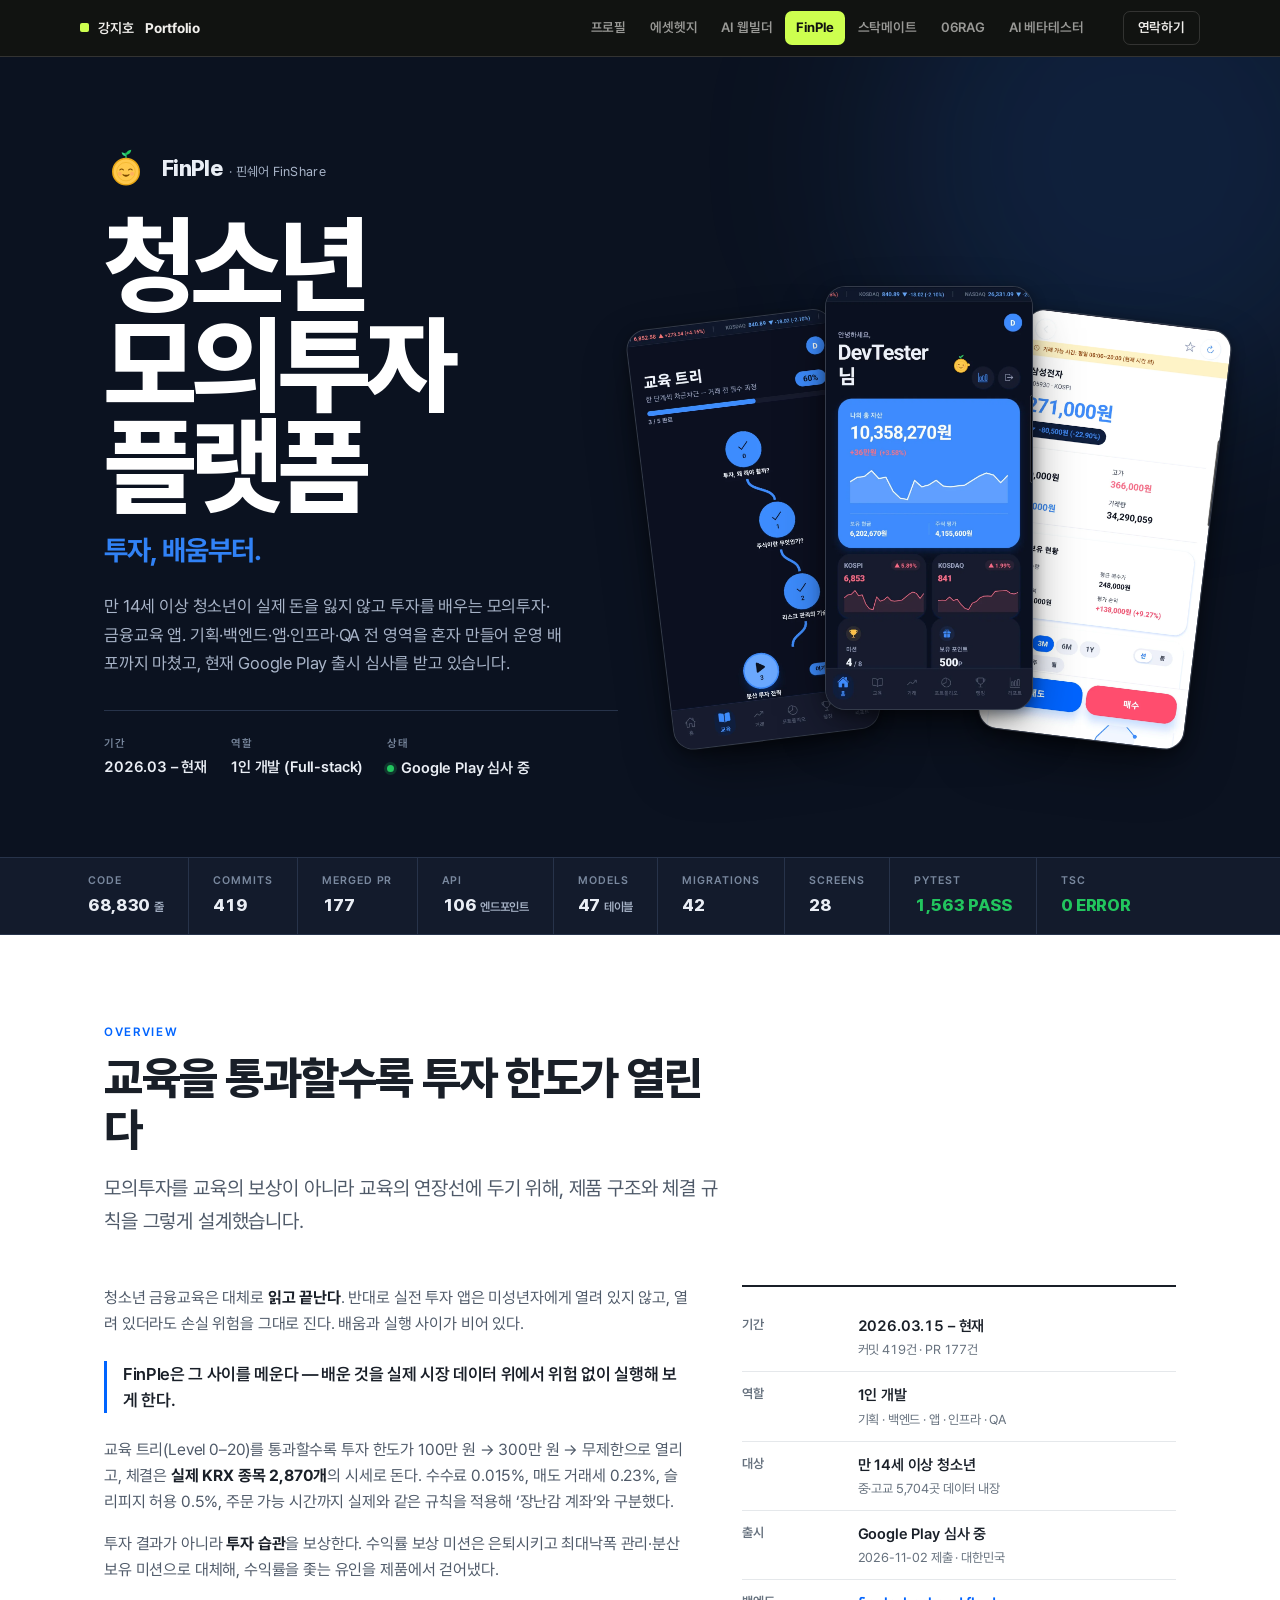
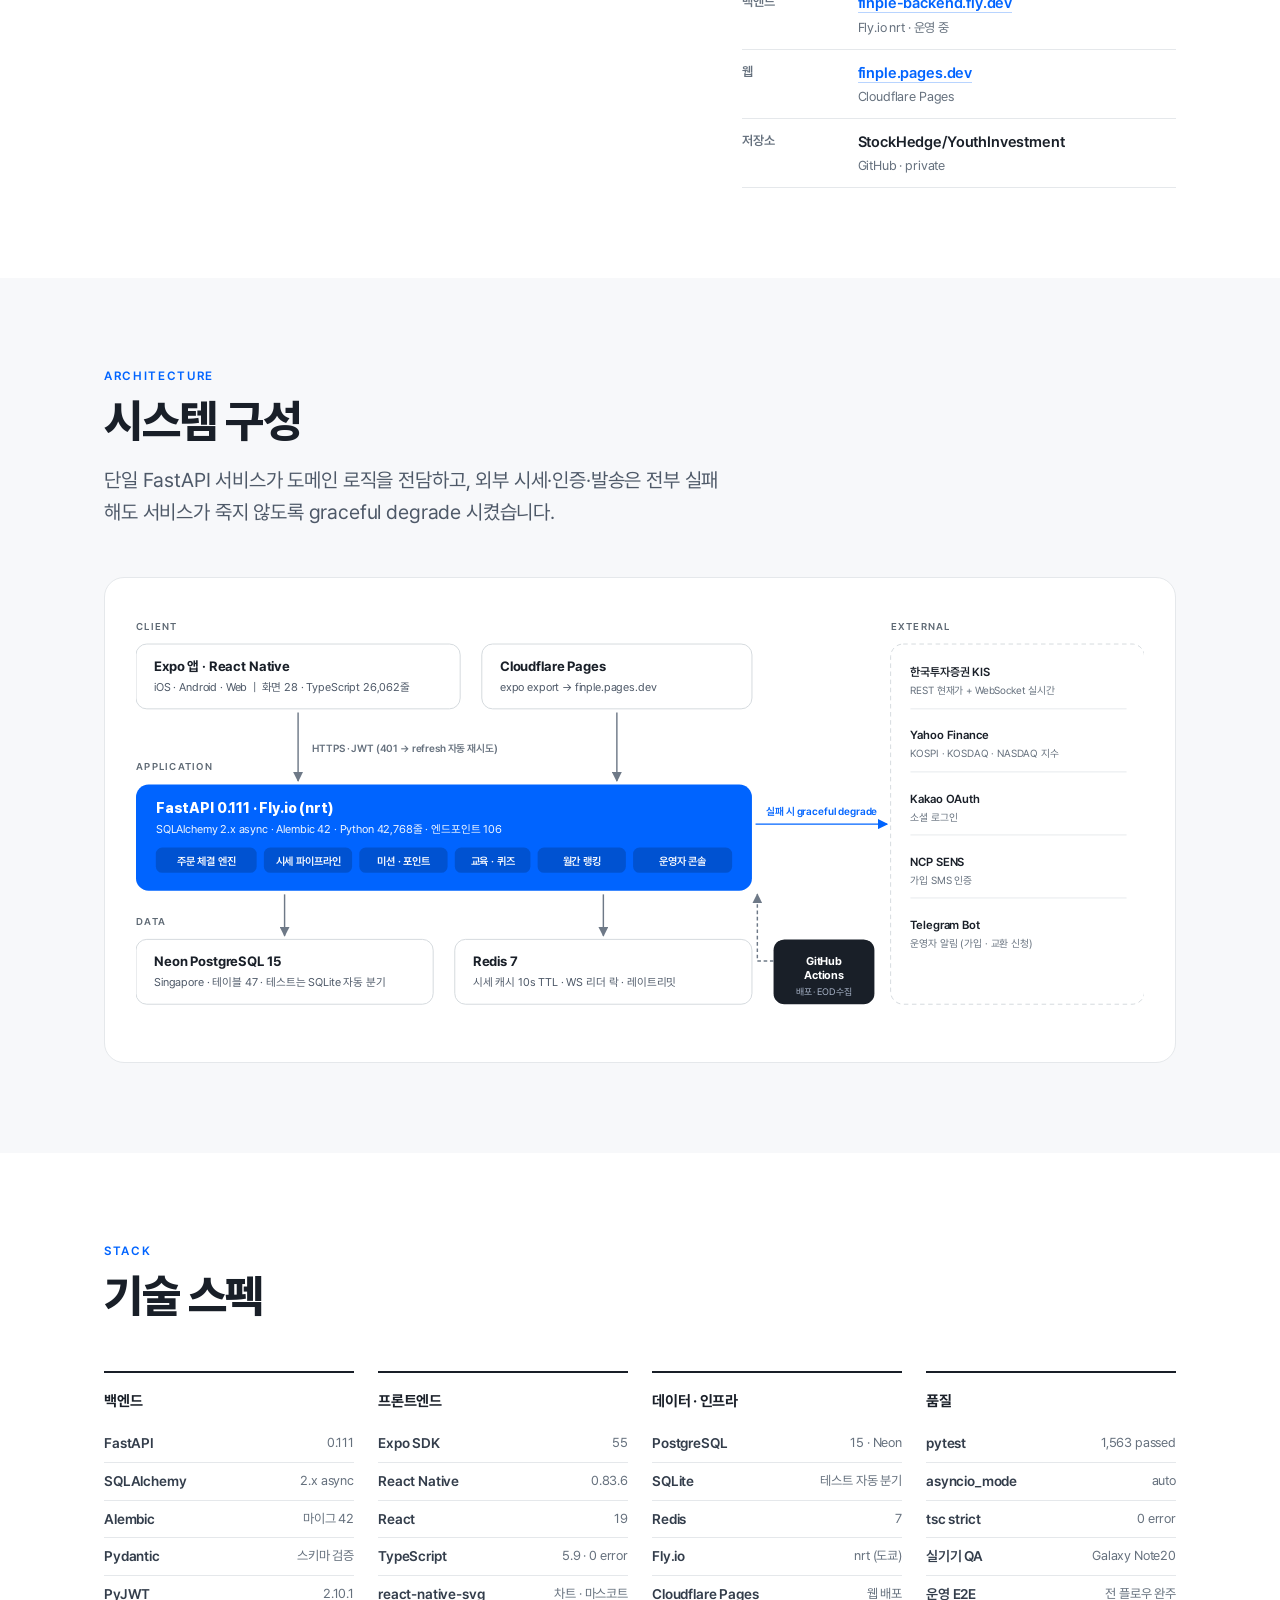
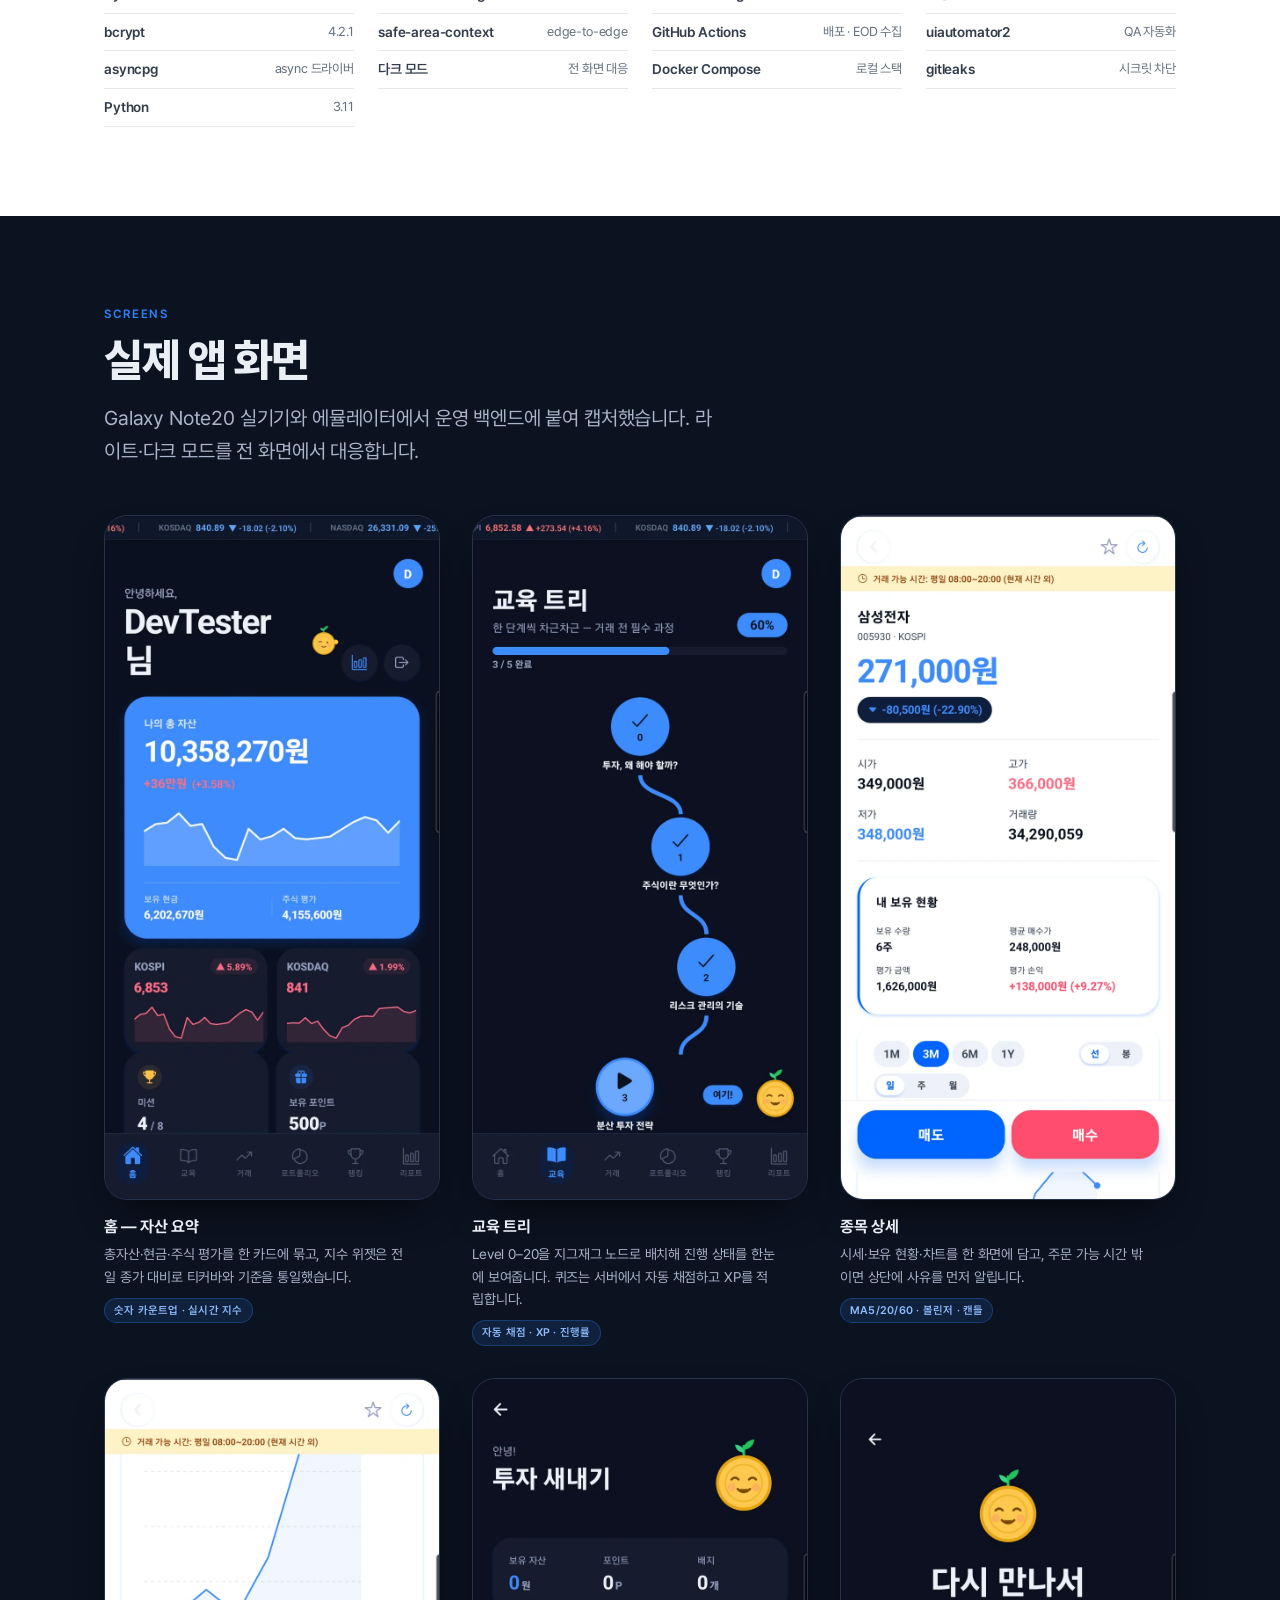
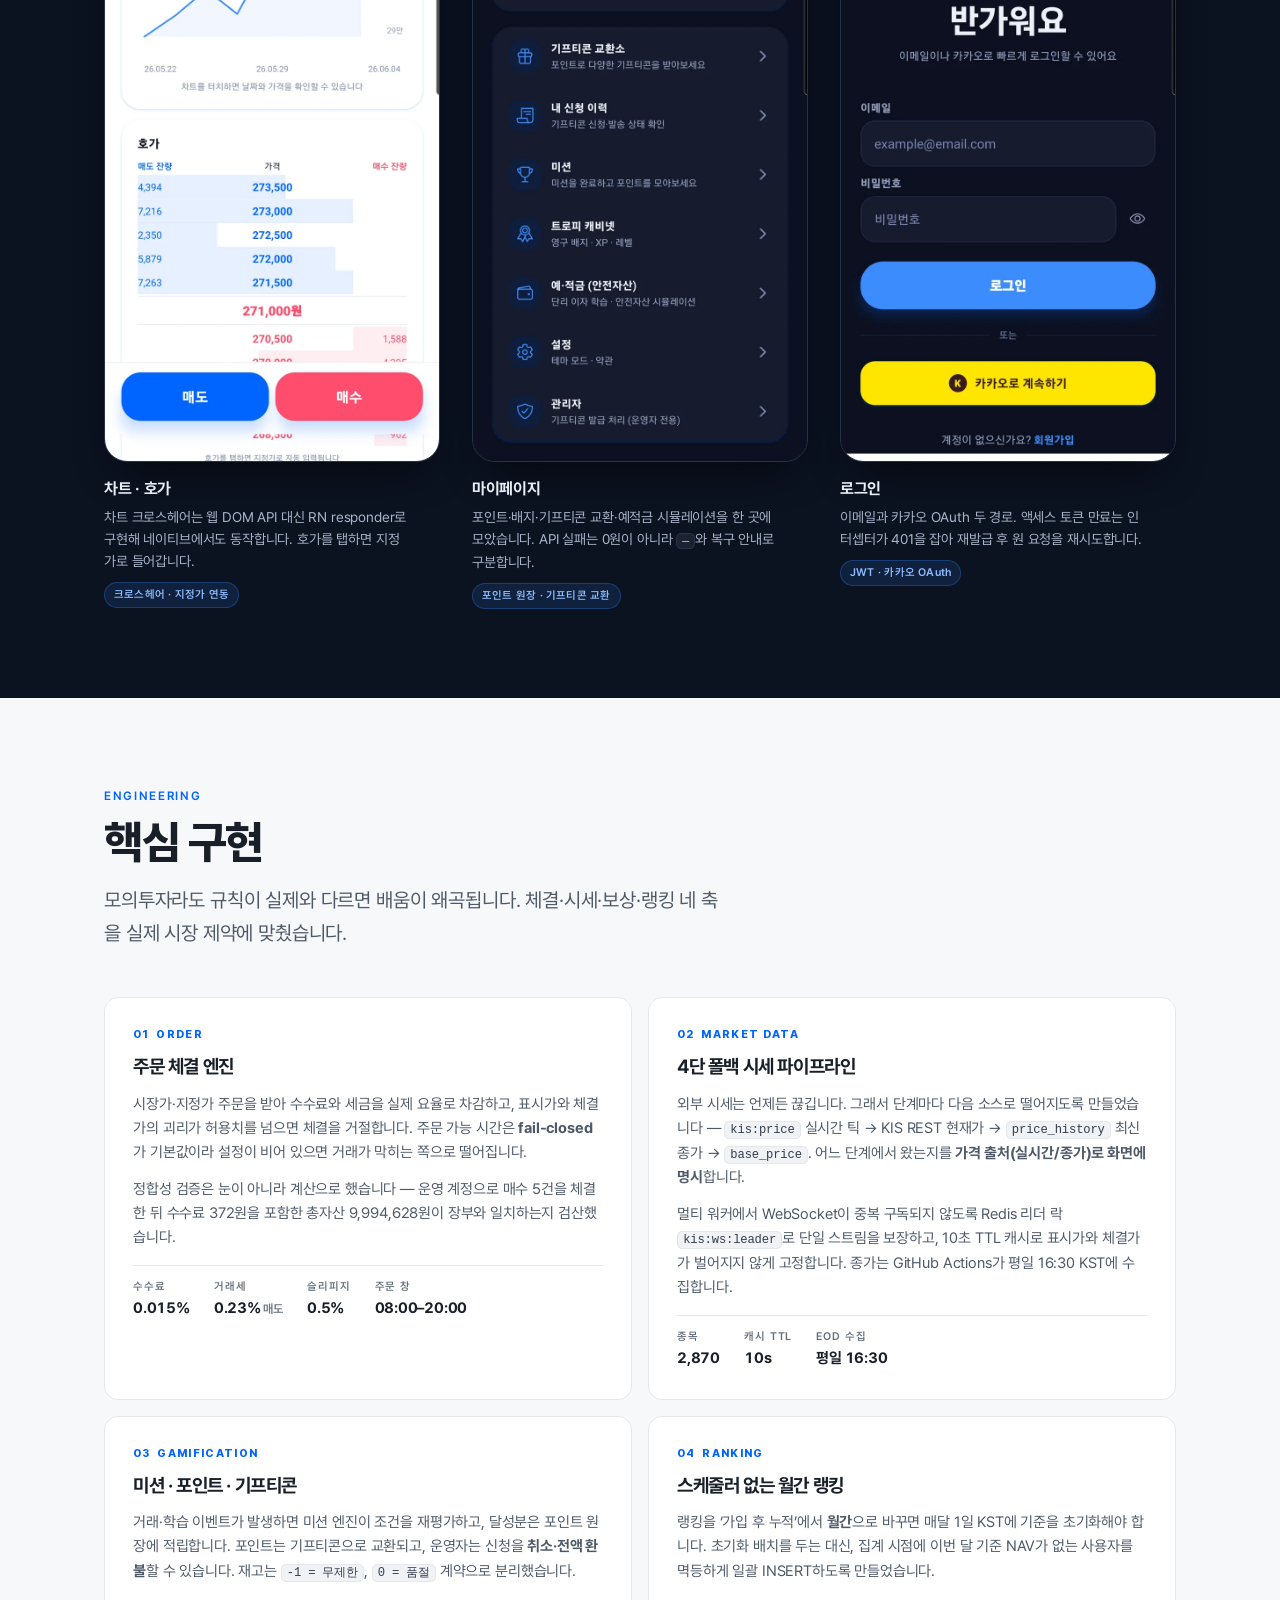
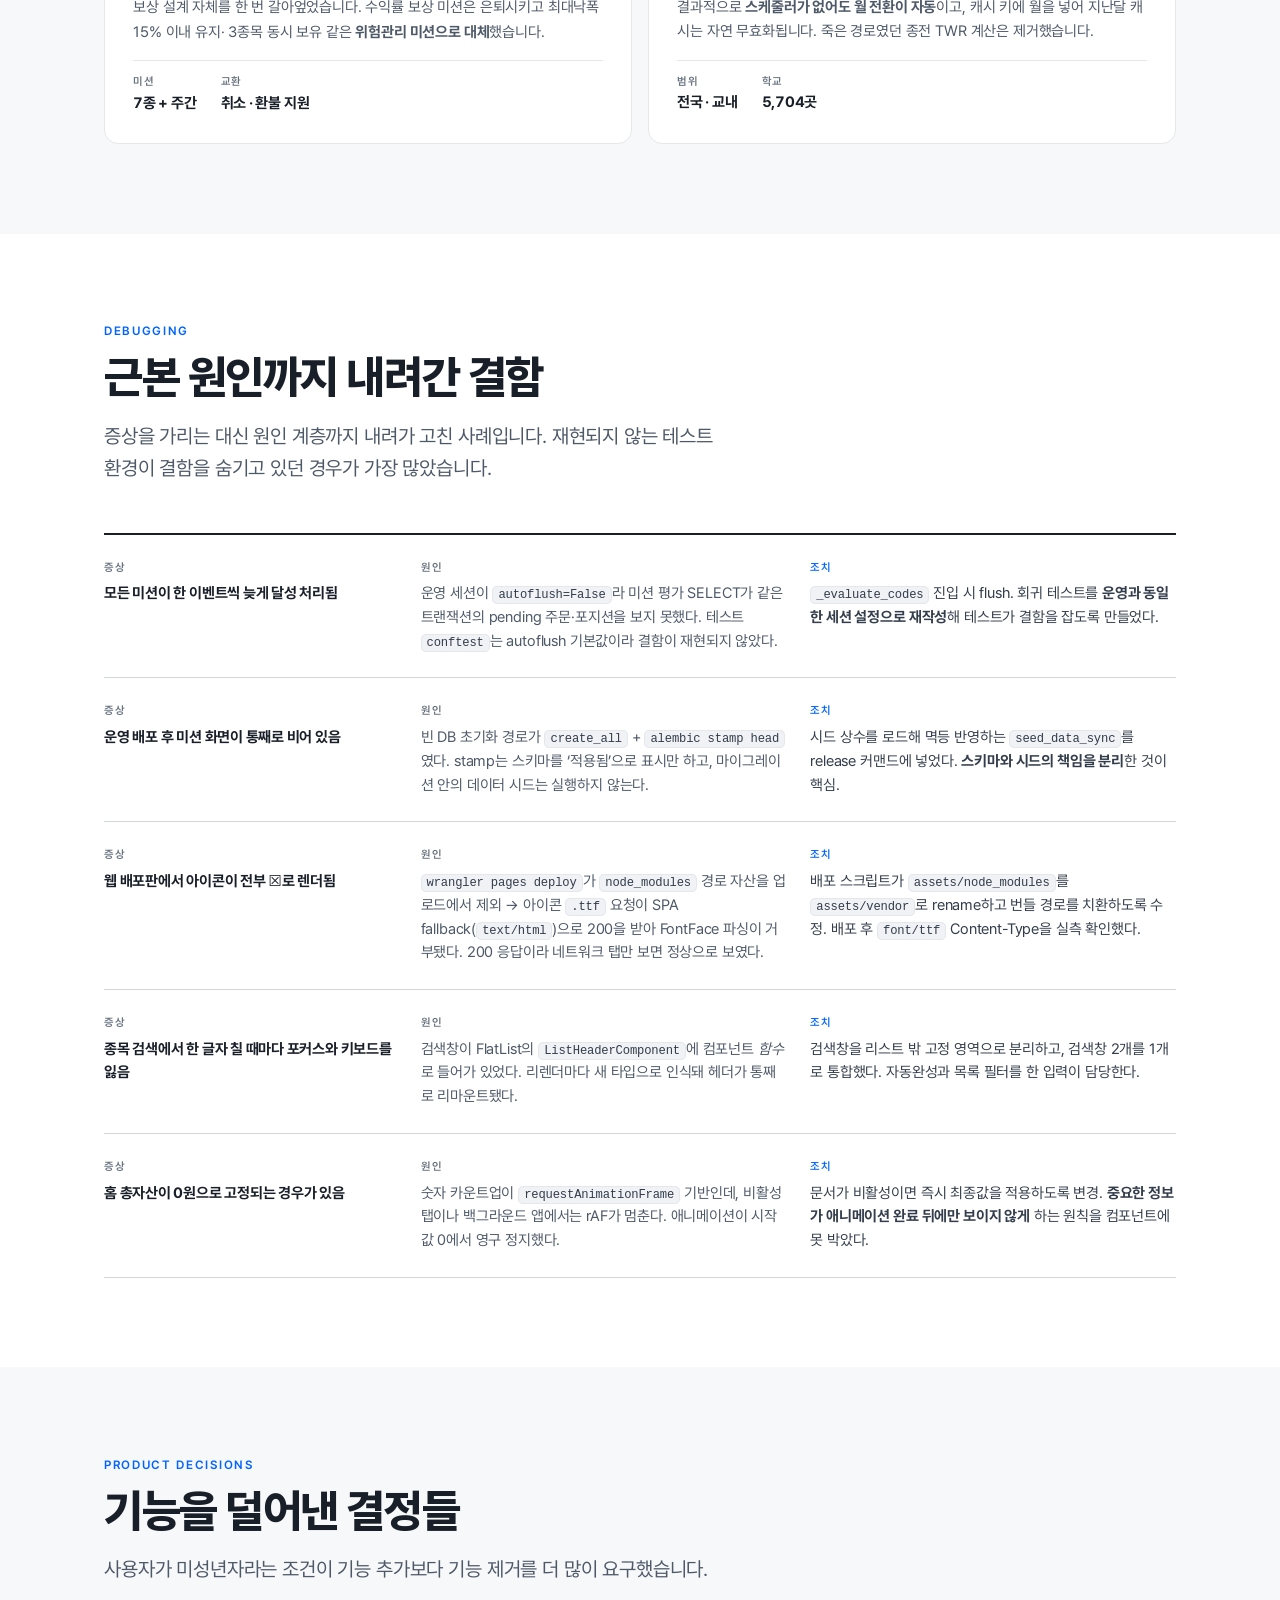
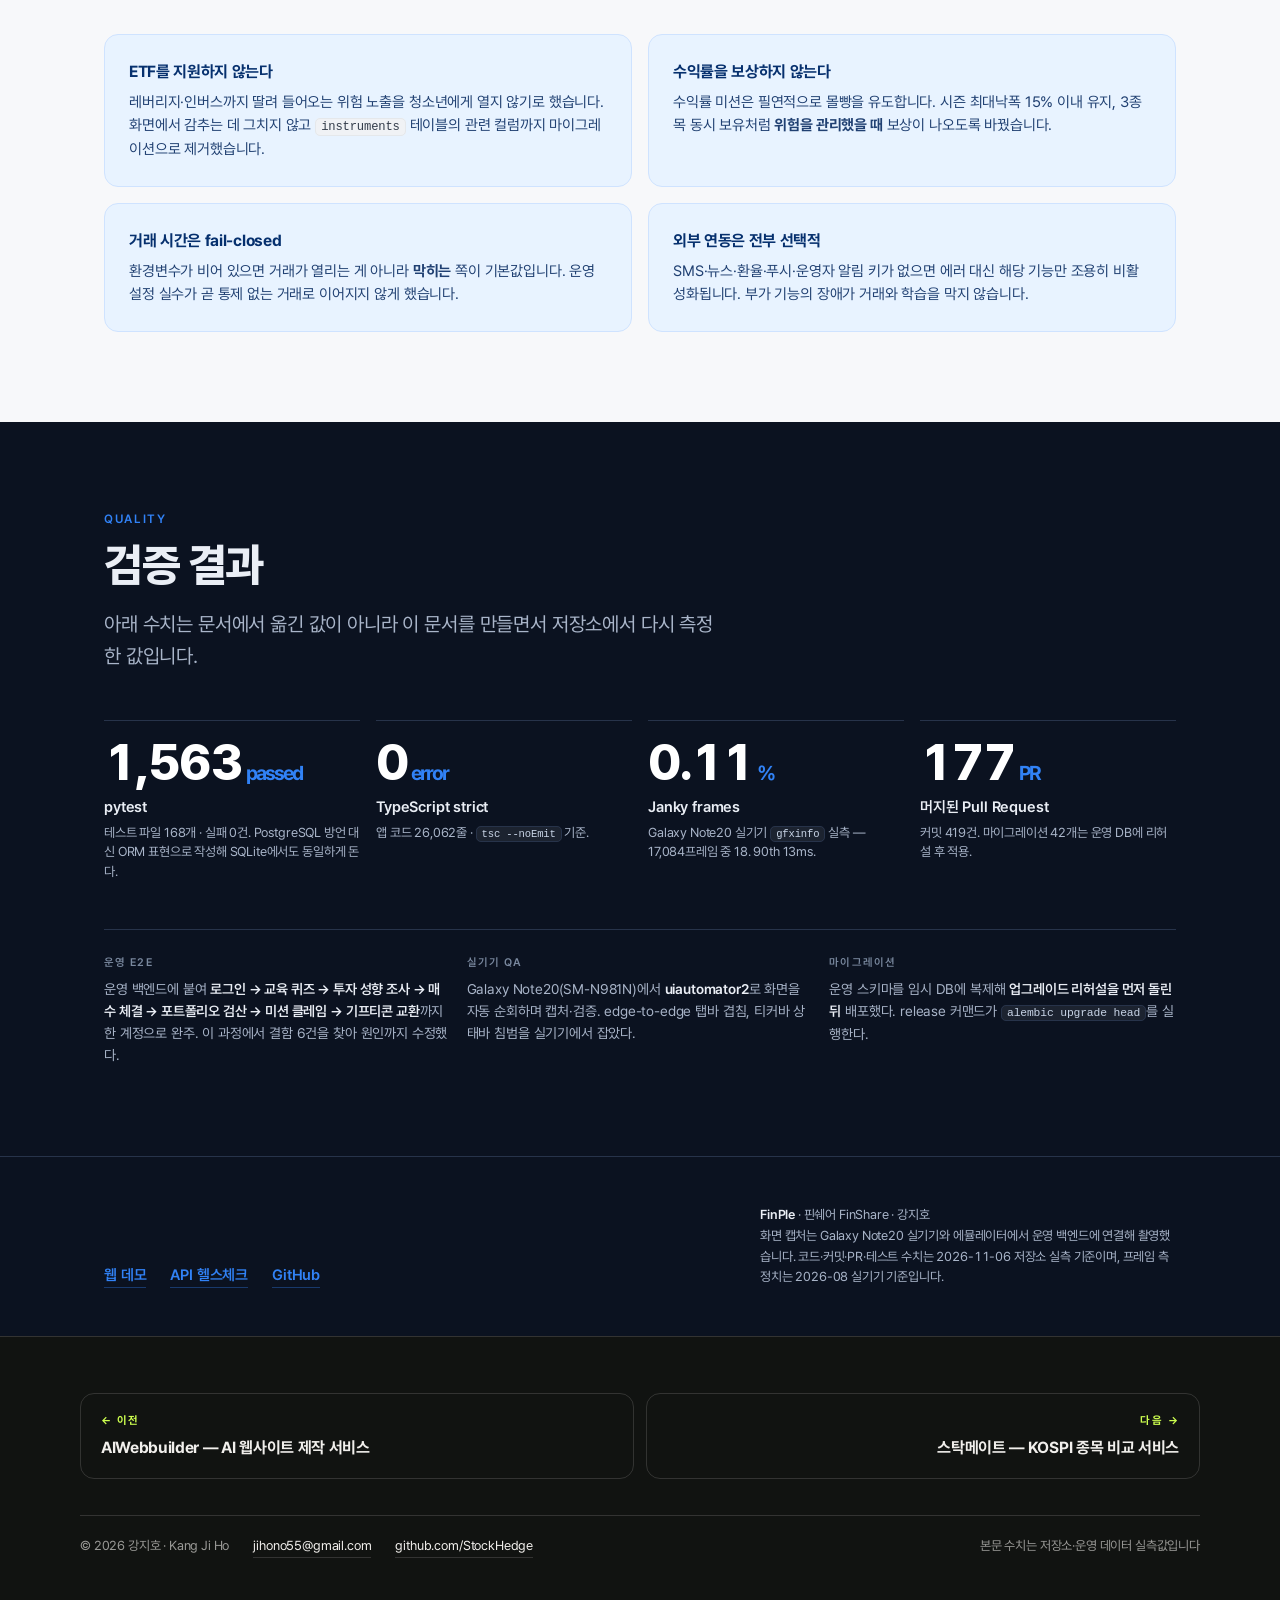
<file: finple.html>
<!DOCTYPE html>
<html lang="ko">
<head>
<meta charset="utf-8">
<meta name="viewport" content="width=device-width, initial-scale=1">
<title>FinPle — 청소년 모의투자·금융교육 플랫폼 | 강지호 포트폴리오</title>
<meta name="description" content="만 14세 이상 청소년을 위한 모의투자·금융교육 플랫폼 FinPle. 기획부터 배포·운영까지 1인 개발. FastAPI · Expo · Fly.io · Neon PostgreSQL.">
<link rel="icon" href="assets/img/favicon.svg" type="image/svg+xml">
<link rel="icon" href="assets/img/favicon-32.png" sizes="32x32" type="image/png">
<link rel="apple-touch-icon" href="assets/img/apple-touch-icon.png">
<link rel="canonical" href="https://stockhedge.github.io/portfolio/finple.html">
<meta property="og:type" content="website">
<meta property="og:site_name" content="강지호 포트폴리오">
<meta property="og:locale" content="ko_KR">
<meta property="og:url" content="https://stockhedge.github.io/portfolio/finple.html">
<meta property="og:title" content="FinPle — 청소년 모의투자 플랫폼 | 강지호">
<meta property="og:description" content="교육을 통과할수록 투자 한도가 열리는 청소년 모의투자·금융교육 앱. 실제 KRX 2,870개 종목 시세로 체결. 68,830줄 · API 106개.">
<meta property="og:image" content="https://stockhedge.github.io/portfolio/assets/img/profile.jpg">
<meta property="og:image:alt" content="강지호 프로필 사진.">
<meta name="twitter:card" content="summary_large_image">
<meta name="twitter:title" content="FinPle — 청소년 모의투자 플랫폼 | 강지호">
<meta name="twitter:description" content="교육을 통과할수록 투자 한도가 열리는 청소년 모의투자·금융교육 앱. 실제 KRX 2,870개 종목 시세로 체결. 68,830줄 · API 106개.">
<meta name="twitter:image" content="https://stockhedge.github.io/portfolio/assets/img/profile.jpg">
<meta name="theme-color" content="#111311">
<link rel="preload" as="font" type="font/woff2" href="assets/fonts/Pretendard-400.woff2" crossorigin>
<link rel="preload" as="font" type="font/woff2" href="assets/fonts/Pretendard-700.woff2" crossorigin>
<link rel="stylesheet" href="assets/css/shell.css">
<style>
/* ─────────────────────────────────────────────────────────────
   FONT — Pretendard (KS X 1001 subset)
   ───────────────────────────────────────────────────────────── */
/* ─────────────────────────────────────────────────────────────
   TOKENS
   근거: docs/PROJECT_STATUS.md §8 — brand accent Toss Blue #0064FF
        단일 사용, 그라데이션 금지. 중성색은 blue-tinted.
   ───────────────────────────────────────────────────────────── */
:root{
  /* accent */
  --blue:        #0064FF;
  --blue-hover:  #0053D6;
  --blue-lit:    #3182F6;   /* 어두운 배경용 — 채도 낮춤 */
  --blue-wash:   #E8F3FF;

  /* ink (light surface) */
  --ink:         #191F28;
  --ink-2:       #333D4B;
  --ink-3:       #4E5968;
  --ink-4:       #65707D;

  /* surface (light) */
  --paper:       #FFFFFF;
  --paper-2:     #F7F8FA;
  --paper-3:     #F0F2F5;
  --line:        #E5E8EB;
  --line-2:      #D1D6DB;

  /* night surface — 앱 다크 모드 서피스와 같은 계열 */
  --night:       #0B1220;
  --night-2:     #131B2C;
  --night-3:     #1C2639;
  --night-line:  #27334A;
  --night-ink:   #EAEEF5;
  --night-ink-2: #A9B5C9;

  /* semantic — 한국 증시 컨벤션 (상승·매수 = 빨강) */
  --up:          #F04452;
  --down:        #3182F6;
  --coin:        #FFC94D;
  --sprout:      #22C55E;

  /* spacing scale — 4px 그리드 */
  --s1:4px; --s2:8px; --s3:12px; --s4:16px; --s5:24px;
  --s6:32px; --s7:48px; --s8:64px; --s9:96px; --s10:128px;

  --r-sm:8px; --r-md:14px; --r-lg:20px; --r-xl:28px;

  --shell: 1200px;
  --gutter: clamp(20px, 5vw, 64px);

  --dur: 180ms;
  --ease: cubic-bezier(.2,.7,.3,1);
}

*,*::before,*::after{box-sizing:border-box}
html{-webkit-text-size-adjust:100%}
body{
  margin:0;
  background:var(--paper);
  color:var(--ink);
  font-family:var(--pf-sans);
  font-size:16px;
  line-height:1.62;
  font-weight:400;
  letter-spacing:-0.01em;
  -webkit-font-smoothing:antialiased;
  text-rendering:optimizeLegibility;
}
img{max-width:100%;height:auto;display:block}
a{color:var(--blue);text-decoration:none;border-bottom:1px solid rgba(0,100,255,.28);
  transition:border-color var(--dur) var(--ease),color var(--dur) var(--ease)}
a:hover{color:var(--blue-hover);border-bottom-color:var(--blue-hover)}
a:focus-visible{outline:2px solid var(--blue);outline-offset:3px;border-radius:2px}
:where(h1,h2,h3,h4,p,ul,ol,dl,figure){margin:0}
ul{padding:0;list-style:none}

/* ── type ── */
.display{
  font-size:clamp(3rem,1.4rem + 6.6vw,6.75rem);
  line-height:.94; font-weight:800; letter-spacing:-0.045em;
}
.h2{
  font-size:clamp(1.75rem,1.15rem + 2.1vw,2.875rem);
  line-height:1.14; font-weight:800; letter-spacing:-0.032em;
}
.h3{font-size:1.1875rem;line-height:1.34;font-weight:700;letter-spacing:-0.022em}
.h4{font-size:1rem;line-height:1.4;font-weight:700;letter-spacing:-0.018em}
.lead{font-size:clamp(1.0625rem,.98rem + .35vw,1.25rem);line-height:1.62;color:var(--ink-3)}
.small{font-size:.875rem;line-height:1.56}
.eyebrow{
  font-size:.75rem;font-weight:600;letter-spacing:.14em;line-height:1.4;
  color:var(--blue);text-transform:uppercase;
}
.num{font-variant-numeric:tabular-nums;font-feature-settings:"tnum" 1}

/* ── layout ── */
.shell{max-width:var(--shell);margin-inline:auto;padding-inline:var(--gutter)}
.band{padding-block:clamp(56px,7vw,var(--s9))}
.band--paper{background:var(--paper)}
.band--tint{background:var(--paper-2)}
.band--night{background:var(--night);color:var(--night-ink)}
.band--night .h2,.band--night .h3{color:var(--night-ink)}
.band--night .eyebrow{color:var(--blue-lit)}

.band-head{max-width:62ch;margin-bottom:clamp(32px,4vw,var(--s7))}
.band-head .eyebrow{display:block;margin-bottom:var(--s3)}
.band-head .h2{margin-bottom:var(--s4)}
.band--night .band-head .lead{color:var(--night-ink-2)}

/* ═══════════════ HERO ═══════════════ */
.hero{background:var(--night);color:var(--night-ink);position:relative;overflow:hidden}
.hero::after{ /* 코니 민트 halo — 마스코트 팔레트(#E7FAEC)에서 도출 */
  content:'';position:absolute;inline-size:520px;block-size:520px;border-radius:50%;
  background:rgba(49,130,246,.13);filter:blur(90px);
  inset-block-start:-160px;inset-inline-end:-120px;pointer-events:none;
}
.hero__inner{
  position:relative;z-index:1;
  padding-block:clamp(56px,7vw,112px) clamp(48px,6vw,88px);
  display:grid;gap:clamp(40px,5vw,72px);
  grid-template-columns:minmax(0,1fr);
}
@media (min-width:1000px){
  .hero__inner{grid-template-columns:minmax(0,1.02fr) minmax(0,.98fr);align-items:center}
}
.wordmark{display:flex;align-items:center;gap:14px;margin-bottom:var(--s5)}
.wordmark svg{inline-size:44px;block-size:44px;flex:none}
.wordmark b{font-size:1.375rem;font-weight:800;letter-spacing:-0.03em}
.wordmark span{font-size:.8125rem;color:var(--night-ink-2);letter-spacing:.02em}

.hero .display{color:#fff;margin-bottom:var(--s4)}
.hero__slogan{
  font-size:clamp(1.25rem,1rem + 1.1vw,1.75rem);font-weight:700;letter-spacing:-0.03em;
  color:var(--blue-lit);margin-bottom:var(--s5);line-height:1.3;
}
.hero__lead{color:var(--night-ink-2);max-width:46ch;font-size:1.0625rem;line-height:1.68}

.hero__meta{
  display:flex;flex-wrap:wrap;gap:var(--s2) var(--s5);
  margin-top:var(--s6);padding-top:var(--s5);border-top:1px solid var(--night-line);
}
.hero__meta div{min-width:0}
.hero__meta dt{font-size:.6875rem;font-weight:600;letter-spacing:.1em;color:#7A899F;margin-bottom:2px}
.hero__meta dd{margin:0;font-size:.9375rem;font-weight:600;color:var(--night-ink)}
.status{display:inline-flex;align-items:center;gap:7px}
.status::before{
  content:'';inline-size:7px;block-size:7px;border-radius:50%;
  background:var(--sprout);box-shadow:0 0 0 3px rgba(34,197,94,.2);
}

/* phones */
.fan{position:relative;display:flex;justify-content:center;align-items:flex-end;gap:0;
  min-block-size:clamp(340px,44vw,520px)}
.fan figure{
  margin:0;position:relative;inline-size:clamp(132px,17.5vw,208px);flex:none;
  border-radius:clamp(14px,1.6vw,22px);overflow:hidden;
  border:1px solid rgba(255,255,255,.14);
  box-shadow:0 24px 60px -18px rgba(0,0,0,.75), 0 4px 14px rgba(0,0,0,.4);
  background:var(--night-2);
}
.fan figure:nth-child(1){transform:rotate(-7deg) translateY(18px);margin-inline-end:-6%;z-index:1}
.fan figure:nth-child(2){z-index:3;transform:translateY(-14px)}
.fan figure:nth-child(3){transform:rotate(7deg) translateY(18px);margin-inline-start:-6%;z-index:2}
.fan img{inline-size:100%;block-size:auto}

/* ═══════════════ TICKER — 시그니처 장치 ═══════════════
   앱의 TickerBar(고정 다크 스트립)를 포트폴리오 지표 운반체로 전용.  */
.ticker{
  background:var(--night-2);
  border-block:1px solid var(--night-line);
  overflow-x:auto;overscroll-behavior-x:contain;
  scrollbar-width:thin;
}
.ticker ul{
  display:flex;align-items:stretch;
  min-inline-size:max-content;margin-inline:auto;
  padding-inline:var(--gutter);
}
.ticker li{
  display:flex;flex-direction:column;justify-content:center;gap:2px;
  padding:14px var(--s5);white-space:nowrap;
  border-inline-start:1px solid var(--night-line);
}
.ticker li:first-child{border-inline-start:0}
.ticker__k{font-size:.6875rem;font-weight:600;letter-spacing:.09em;color:#7A899F}
.ticker__v{font-size:1.0625rem;font-weight:800;letter-spacing:-0.02em;color:var(--night-ink)}
.ticker__v em{font-style:normal;font-size:.75rem;font-weight:600;color:var(--night-ink-2);margin-inline-start:4px}
.ticker__v--pass{color:var(--sprout)}

/* ═══════════════ 개요 ═══════════════ */
.overview{display:grid;gap:clamp(32px,4vw,var(--s8));align-items:start}
@media (min-width:900px){.overview{grid-template-columns:minmax(0,1.35fr) minmax(0,1fr)}}
.prose p{max-width:60ch;color:var(--ink-3);margin-bottom:var(--s4)}
.prose p:last-child{margin-bottom:0}
.prose strong{color:var(--ink);font-weight:700}
.prose .q{
  display:block;margin:var(--s5) 0;padding-inline-start:var(--s4);
  border-inline-start:3px solid var(--blue);
  font-size:1.0625rem;font-weight:600;color:var(--ink);line-height:1.55;letter-spacing:-0.02em;
}

.facts{border-top:2px solid var(--ink);padding-top:var(--s4)}
.facts div{
  display:grid;grid-template-columns:6.5rem minmax(0,1fr);gap:var(--s3);
  padding-block:11px;border-bottom:1px solid var(--line);
}
.facts dt{font-size:.8125rem;font-weight:600;color:var(--ink-4);letter-spacing:.01em}
.facts dd{margin:0;font-size:.9375rem;font-weight:600;color:var(--ink);min-width:0;overflow-wrap:anywhere}
.facts dd span{display:block;font-weight:400;font-size:.8125rem;color:var(--ink-4);margin-top:1px}

/* ═══════════════ 아키텍처 ═══════════════ */
.diagram{
  background:var(--paper);border:1px solid var(--line);border-radius:var(--r-lg);
  padding:clamp(16px,2.4vw,var(--s6));overflow-x:auto;
}
.diagram svg{inline-size:100%;min-inline-size:720px;block-size:auto;display:block}

/* ═══════════════ 스택 ═══════════════ */
.stack{display:grid;gap:var(--s5)}
@media (min-width:640px){.stack{grid-template-columns:repeat(2,minmax(0,1fr))}}
@media (min-width:1000px){.stack{grid-template-columns:repeat(4,minmax(0,1fr))}}
.stack section{border-top:2px solid var(--ink);padding-top:var(--s4)}
.stack h3{font-size:.9375rem;font-weight:700;letter-spacing:-0.015em;margin-bottom:var(--s3)}
.stack li{
  display:flex;justify-content:space-between;gap:var(--s3);
  padding-block:7px;border-bottom:1px solid var(--line);
  font-size:.875rem;color:var(--ink-3);
}
.stack li b{font-weight:600;color:var(--ink-2);min-width:0}
.stack li span{color:var(--ink-4);text-align:end;white-space:nowrap;font-size:.8125rem}

/* ═══════════════ 화면 ═══════════════ */
.screens{display:grid;gap:clamp(24px,3vw,var(--s6))}
@media (min-width:600px){.screens{grid-template-columns:repeat(2,minmax(0,1fr))}}
@media (min-width:1000px){.screens{grid-template-columns:repeat(3,minmax(0,1fr))}}
.screens figure{margin:0;break-inside:avoid}
.screens .frame{
  border-radius:clamp(16px,1.8vw,24px);overflow:hidden;
  border:1px solid var(--night-line);
  box-shadow:0 20px 44px -20px rgba(0,0,0,.8);
  background:var(--night-2);
}
.screens figcaption{padding-top:var(--s4)}
.screens .h4{margin-bottom:5px}
.screens p{font-size:.875rem;line-height:1.58;color:var(--night-ink-2);max-width:38ch}
.screens .tag{
  display:inline-block;margin-top:10px;padding:3px 9px;border-radius:999px;
  background:rgba(49,130,246,.14);border:1px solid rgba(49,130,246,.3);
  font-size:.6875rem;font-weight:600;letter-spacing:.02em;color:#8FBEFF;
}

/* ═══════════════ 엔지니어링 카드 ═══════════════ */
.cards{display:grid;gap:var(--s4)}
@media (min-width:760px){.cards{grid-template-columns:repeat(2,minmax(0,1fr))}}
.card{
  background:var(--paper);border:1px solid var(--line);border-radius:var(--r-md);
  padding:clamp(20px,2.2vw,var(--s6));break-inside:avoid;
}
.card__n{
  font-size:.6875rem;font-weight:800;letter-spacing:.12em;color:var(--blue);
  display:block;margin-bottom:10px;
}
.card .h3{margin-bottom:var(--s3)}
.card p{font-size:.9375rem;color:var(--ink-3);margin-bottom:var(--s3)}
.card p:last-of-type{margin-bottom:0}
.card dl{margin-top:var(--s4);padding-top:var(--s3);border-top:1px solid var(--line);
  display:flex;flex-wrap:wrap;gap:var(--s2) var(--s5)}
.card dl div{min-width:0}
.card dt{font-size:.6875rem;font-weight:600;letter-spacing:.08em;color:var(--ink-4)}
.card dd{margin:0;font-size:.9375rem;font-weight:700;color:var(--ink);letter-spacing:-0.015em}
code{
  font-family:var(--pf-mono);
  font-size:.8125em;background:var(--paper-3);border:1px solid var(--line);
  border-radius:5px;padding:1px 5px;color:var(--ink-2);overflow-wrap:anywhere;
}
.band--night code{background:rgba(255,255,255,.07);border-color:var(--night-line);color:#C8D4E6}

/* ═══════════════ 디버깅 사례 ═══════════════ */
.bugs{border-top:2px solid var(--ink)}
.bug{
  display:grid;gap:var(--s3) var(--s5);padding-block:var(--s5);
  border-bottom:1px solid var(--line-2);break-inside:avoid;
}
@media (min-width:860px){
  .bug{grid-template-columns:minmax(0,1fr) minmax(0,1.25fr) minmax(0,1.25fr);align-items:start}
}
.bug__col > span{
  display:block;font-size:.6875rem;font-weight:600;letter-spacing:.1em;
  color:var(--ink-4);margin-bottom:6px;
}
.bug__col p{font-size:.9375rem;line-height:1.58;color:var(--ink-3)}
.bug__col--sym p{font-weight:700;color:var(--ink);letter-spacing:-0.015em}
.bug__col--fix p{color:var(--ink-2)}
.bug__col--fix span{color:var(--blue)}

/* ═══════════════ 제품 판단 ═══════════════ */
.calls{display:grid;gap:var(--s4)}
@media (min-width:700px){.calls{grid-template-columns:repeat(2,minmax(0,1fr))}}
.call{
  padding:var(--s5);border-radius:var(--r-md);
  background:var(--blue-wash);border:1px solid #CFE3FF;break-inside:avoid;
}
.call h3{font-size:1rem;font-weight:700;letter-spacing:-0.02em;margin-bottom:6px;color:#06306E}
.call p{font-size:.9375rem;line-height:1.58;color:#204072}

/* ═══════════════ 지표 ═══════════════ */
.metrics{display:grid;gap:var(--s5) var(--s4)}
@media (min-width:520px){.metrics{grid-template-columns:repeat(2,minmax(0,1fr))}}
@media (min-width:900px){.metrics{grid-template-columns:repeat(4,minmax(0,1fr))}}
.metric{border-top:1px solid var(--night-line);padding-top:var(--s4)}
.metric b{
  display:block;font-size:clamp(2rem,1.3rem + 2.4vw,3.125rem);font-weight:800;
  letter-spacing:-0.04em;line-height:1;color:#fff;margin-bottom:8px;
}
.metric b em{font-style:normal;font-size:.4em;font-weight:700;color:var(--blue-lit);margin-inline-start:4px}
.metric span{display:block;font-size:.9375rem;font-weight:600;color:var(--night-ink);margin-bottom:3px}
.metric small{display:block;font-size:.8125rem;line-height:1.5;color:var(--night-ink-2)}

.verify{
  margin-top:clamp(32px,4vw,var(--s7));padding-top:var(--s5);
  border-top:1px solid var(--night-line);
  display:grid;gap:var(--s4);
}
@media (min-width:820px){.verify{grid-template-columns:repeat(3,minmax(0,1fr))}}
.verify div span{display:block;font-size:.6875rem;font-weight:600;letter-spacing:.1em;color:#7A899F;margin-bottom:6px}
.verify div p{font-size:.875rem;line-height:1.58;color:var(--night-ink-2)}
.verify div p b{color:var(--night-ink);font-weight:600}

/* ═══════════════ FOOTER ═══════════════ */
.foot{background:var(--night);color:var(--night-ink-2);border-top:1px solid var(--night-line)}
.foot__inner{
  padding-block:var(--s7);display:flex;flex-wrap:wrap;
  gap:var(--s5);justify-content:space-between;align-items:flex-end;
}
.foot a{color:var(--blue-lit);border-bottom-color:rgba(49,130,246,.35)}
.foot a:hover{color:#8FBEFF;border-bottom-color:#8FBEFF}
.foot__links{display:flex;flex-wrap:wrap;gap:var(--s2) var(--s5);font-size:.9375rem;font-weight:600}
.foot__note{font-size:.8125rem;line-height:1.6;max-width:52ch}
.foot__note b{color:var(--night-ink);font-weight:600}

/* ═══════════════ MOTION ═══════════════ */
@media (prefers-reduced-motion:no-preference){
  .reveal{opacity:0;transform:translateY(14px);
    transition:opacity 420ms var(--ease),transform 420ms var(--ease)}
  .reveal.in{opacity:1;transform:none}
  .fan figure{transition:transform var(--dur) var(--ease)}
  .fan figure:hover{transform:translateY(-10px) rotate(0deg);z-index:4}
}

/* ═══════════════ PRINT (A4) ═══════════════
   인쇄 폭은 A4(210mm) - 여백(20mm) = 190mm ≈ 718px.
   화면용 브레이크포인트(900~1000px)가 전부 미달이라 그대로 두면 모든
   그리드가 1열로 무너져 15쪽이 된다. 인쇄에서는 열 수를 명시로 되돌린다.
   ═══════════════════════════════════════════ */
@media print{
  @page{size:A4;margin:10mm}
  html,body{background:#fff}
  body{font-size:9.5pt;line-height:1.5}
  *{-webkit-print-color-adjust:exact;print-color-adjust:exact}
  .reveal{opacity:1!important;transform:none!important}
  a{border-bottom:none}

  .band{padding-block:11mm}
  .band-head{margin-bottom:7mm;max-width:none}
  .display{font-size:38pt;line-height:.96}
  .h2{font-size:17pt}
  .h3{font-size:11pt}
  .lead{font-size:10pt}

  /* 히어로 */
  /* fr 트랙의 기본 최소값은 min-content 다. 폰 3장(flex:none)이 오른쪽 열의
     min-content 를 밀어올려 왼쪽 열을 짜내므로 minmax(0,...) 로 고정한다. */
  .hero__inner{grid-template-columns:minmax(0,100fr) minmax(0,80fr);gap:10mm;padding-block:10mm;align-items:center}
  .hero::after{display:none}
  .hero__lead{font-size:9.5pt}
  .fan{min-block-size:0}
  .fan figure{inline-size:29mm;box-shadow:none;border-radius:3mm}

  /* 시그니처 티커 — 인쇄에서는 줄바꿈 */
  .ticker{overflow:visible}
  .ticker ul{flex-wrap:wrap;min-inline-size:0}
  .ticker li{padding:8px 14px}

  /* 화면 브레이크포인트 복원 */
  .overview{grid-template-columns:1.3fr 1fr;gap:9mm}
  .stack{grid-template-columns:repeat(2,1fr);gap:6mm 9mm}
  .screens{grid-template-columns:repeat(3,1fr);gap:6mm}
  .screens .frame{box-shadow:none}
  .screens p{font-size:8.5pt;max-width:none}
  .cards{grid-template-columns:repeat(2,1fr)}
  .card{padding:5mm}
  .card p{font-size:9pt}
  .calls{grid-template-columns:repeat(2,1fr)}
  .bug{grid-template-columns:1fr 1.2fr 1.2fr;gap:5mm;padding-block:4mm}
  .bug__col p{font-size:8.5pt;line-height:1.5}
  .metrics{grid-template-columns:repeat(4,1fr);gap:6mm}
  .metric b{font-size:22pt}
  .metric small{font-size:8pt}
  .verify{grid-template-columns:repeat(3,1fr)}
  .verify div p{font-size:8.5pt}
  .diagram{padding:4mm}
  .diagram svg{min-inline-size:0}
  .foot__inner{padding-block:8mm}

  /* 쪽 나눔 */
  .band,.card,.bug,.call,.screens figure,.metric,.stack section{break-inside:avoid}
  #screens,#engineering,#debugging,#quality{break-before:page}
}
</style>
</head>
<body>
<nav class="pf-nav" aria-label="포트폴리오 내비게이션">
  <div class="pf-nav__in">
    <a class="pf-nav__brand" href="index.html"><span class="pf-nav__mark" aria-hidden="true"></span>강지호&nbsp;<b>Portfolio</b></a>
    <ul class="pf-nav__list">
      <li><a href="index.html">프로필</a></li>
      <li><a href="assethedge.html">에셋헷지</a></li>
      <li><a href="aiwebbuilder.html">AI 웹빌더</a></li>
      <li><a href="finple.html" aria-current="page">FinPle</a></li>
      <li><a href="stockmate.html">스탁메이트</a></li>
      <li><a href="06rag.html">06RAG</a></li>
      <li><a href="ai-beta-tester.html">AI 베타테스터</a></li>
    </ul>
    <a class="pf-nav__cta" href="mailto:jihono55@gmail.com">연락하기</a>
  </div>
</nav>


<!-- ══════════════════════════ HERO ══════════════════════════ -->
<header class="hero">
  <div class="shell hero__inner">
    <div>
      <div class="wordmark">
        <!-- 코니(Coni) — 앱의 마스코트 SVG(src/components/Mascot/Pinpi.tsx) 원본 좌표 재현 -->
        <svg viewBox="0 0 100 100" role="img" aria-label="FinPle 마스코트 코니">
          <path d="M 50 26 L 50 14" stroke="#22C55E" stroke-width="3" stroke-linecap="round"/>
          <path d="M 50 16 Q 51 8 62 6 Q 61 16 51 18 Z" fill="#22C55E"/>
          <path d="M 50 20 Q 49 13 40 12 Q 41 20 49 21 Z" fill="#34D782"/>
          <circle cx="50" cy="56" r="30" fill="#FFC94D" stroke="#E8A614" stroke-width="3.5"/>
          <circle cx="50" cy="56" r="21" fill="none" stroke="#E8A614" stroke-width="1.8" opacity=".55"/>
          <circle cx="36" cy="61" r="4.5" fill="#FF9C6B" opacity=".55"/>
          <circle cx="64" cy="61" r="4.5" fill="#FF9C6B" opacity=".55"/>
          <g fill="none" stroke="#7A4A00" stroke-width="2.5" stroke-linecap="round">
            <path d="M 36 52 Q 40 48 44 52"/>
            <path d="M 56 52 Q 60 48 64 52"/>
            <path d="M 43 63 Q 50 70 57 63" fill="#7A4A00"/>
          </g>
        </svg>
        <div>
          <b>FinPle</b>
          <span>&nbsp;· 핀쉐어 FinShare</span>
        </div>
      </div>

      <h1 class="display">청소년<br>모의투자<br>플랫폼</h1>
      <p class="hero__slogan">투자, 배움부터.</p>
      <p class="hero__lead">
        만 14세 이상 청소년이 실제 돈을 잃지 않고 투자를 배우는 모의투자·금융교육 앱.
        기획·백엔드·앱·인프라·QA 전 영역을 혼자 만들어 운영 배포까지 마쳤고, 현재 Google Play 출시 심사를 받고 있습니다.
      </p>

      <dl class="hero__meta">
        <div><dt>기간</dt><dd class="num">2026.03 – 현재</dd></div>
        <div><dt>역할</dt><dd>1인 개발 (Full-stack)</dd></div>
        <div><dt>상태</dt><dd><span class="status">Google Play 심사 중</span></dd></div>
      </dl>
    </div>

    <div class="fan" aria-label="FinPle 앱 화면 3종">
      <figure><img src="assets/finple/edu-tree.webp" alt="FinPle 교육 트리 화면" width="760" height="1554" loading="eager"></figure>
      <figure><img src="assets/finple/home.webp" alt="FinPle 홈 화면 — 총 자산과 지수 위젯" width="760" height="1554" loading="eager"></figure>
      <figure><img src="assets/finple/stock-detail.webp" alt="FinPle 종목 상세 화면" width="760" height="1554" loading="eager"></figure>
    </div>
  </div>
</header>

<!-- ══════════════════════════ TICKER (시그니처) ══════════════════════════ -->
<nav class="ticker" aria-label="프로젝트 규모 지표">
  <ul>
    <li><span class="ticker__k">CODE</span><span class="ticker__v num">68,830<em>줄</em></span></li>
    <li><span class="ticker__k">COMMITS</span><span class="ticker__v num">419</span></li>
    <li><span class="ticker__k">MERGED PR</span><span class="ticker__v num">177</span></li>
    <li><span class="ticker__k">API</span><span class="ticker__v num">106<em>엔드포인트</em></span></li>
    <li><span class="ticker__k">MODELS</span><span class="ticker__v num">47<em>테이블</em></span></li>
    <li><span class="ticker__k">MIGRATIONS</span><span class="ticker__v num">42</span></li>
    <li><span class="ticker__k">SCREENS</span><span class="ticker__v num">28</span></li>
    <li><span class="ticker__k">PYTEST</span><span class="ticker__v ticker__v--pass num">1,563 PASS</span></li>
    <li><span class="ticker__k">TSC</span><span class="ticker__v ticker__v--pass num">0 ERROR</span></li>
  </ul>
</nav>

<!-- ══════════════════════════ 개요 ══════════════════════════ -->
<section class="band band--paper" id="overview">
  <div class="shell">
    <div class="band-head reveal">
      <span class="eyebrow">Overview</span>
      <h2 class="h2">교육을 통과할수록 투자 한도가 열린다</h2>
      <p class="lead">모의투자를 교육의 보상이 아니라 교육의 연장선에 두기 위해, 제품 구조와 체결 규칙을 그렇게 설계했습니다.</p>
    </div>

    <div class="overview">
      <div class="prose reveal">
        <p>
          청소년 금융교육은 대체로 <strong>읽고 끝난다</strong>. 반대로 실전 투자 앱은 미성년자에게 열려 있지 않고,
          열려 있더라도 손실 위험을 그대로 진다. 배움과 실행 사이가 비어 있다.
        </p>
        <span class="q">FinPle은 그 사이를 메운다 — 배운 것을 실제 시장 데이터 위에서 위험 없이 실행해 보게 한다.</span>
        <p>
          교육 트리(Level 0–20)를 통과할수록 투자 한도가 100만 원 → 300만 원 → 무제한으로 열리고, 체결은 <strong>실제 KRX 종목 2,870개</strong>의 시세로 돈다.
          수수료 0.015%, 매도 거래세 0.23%, 슬리피지 허용 0.5%, 주문 가능 시간까지 실제와 같은 규칙을 적용해
          &lsquo;장난감 계좌&rsquo;와 구분했다.
        </p>
        <p>
          투자 결과가 아니라 <strong>투자 습관</strong>을 보상한다. 수익률 보상 미션은 은퇴시키고
          최대낙폭 관리·분산 보유 미션으로 대체해, 수익률을 좇는 유인을 제품에서 걷어냈다.
        </p>
      </div>

      <dl class="facts reveal">
        <div><dt>기간</dt><dd class="num">2026.03.15 – 현재<span>커밋 419건 · PR 177건</span></dd></div>
        <div><dt>역할</dt><dd>1인 개발<span>기획 · 백엔드 · 앱 · 인프라 · QA</span></dd></div>
        <div><dt>대상</dt><dd>만 14세 이상 청소년<span>중·고교 5,704곳 데이터 내장</span></dd></div>
        <div><dt>출시</dt><dd>Google Play 심사 중<span>2026-11-02 제출 · 대한민국</span></dd></div>
        <div><dt>백엔드</dt><dd><a href="https://finple-backend.fly.dev" target="_blank" rel="noopener">finple-backend.fly.dev</a><span>Fly.io nrt · 운영 중</span></dd></div>
        <div><dt>웹</dt><dd><a href="https://finple.pages.dev" target="_blank" rel="noopener">finple.pages.dev</a><span>Cloudflare Pages</span></dd></div>
        <div><dt>저장소</dt><dd>StockHedge/YouthInvestment<span>GitHub · private</span></dd></div>
      </dl>
    </div>
  </div>
</section>

<!-- ══════════════════════════ 아키텍처 ══════════════════════════ -->
<section class="band band--tint" id="architecture">
  <div class="shell">
    <div class="band-head reveal">
      <span class="eyebrow">Architecture</span>
      <h2 class="h2">시스템 구성</h2>
      <p class="lead">단일 FastAPI 서비스가 도메인 로직을 전담하고, 외부 시세·인증·발송은 전부 실패해도 서비스가 죽지 않도록 graceful degrade 시켰습니다.</p>
    </div>

    <div class="diagram reveal">
      <svg viewBox="0 0 1120 470" role="img" aria-labelledby="archTitle archDesc">
        <title id="archTitle">FinPle 시스템 아키텍처</title>
        <desc id="archDesc">Expo 앱과 Cloudflare Pages 웹이 Fly.io의 FastAPI 서비스를 호출하고, FastAPI는 Neon PostgreSQL과 Redis를 사용하며 KIS·Yahoo·Kakao·NCP SENS·Telegram 외부 서비스와 연동한다. GitHub Actions가 배포와 종가 수집을 자동화한다.</desc>
        <defs>
          <marker id="ar" viewBox="0 0 10 10" refX="9" refY="5" markerWidth="7" markerHeight="7" orient="auto-start-reverse">
            <path d="M 0 0 L 10 5 L 0 10 z" fill="#6E7987"/>
          </marker>
          <marker id="arb" viewBox="0 0 10 10" refX="9" refY="5" markerWidth="7" markerHeight="7" orient="auto-start-reverse">
            <path d="M 0 0 L 10 5 L 0 10 z" fill="#0064FF"/>
          </marker>
        </defs>
        <g font-family="Pretendard, sans-serif">

          <!-- band labels -->
          <g font-size="11" font-weight="600" fill="#5D6873" letter-spacing="1.4">
            <text x="0" y="24">CLIENT</text>
            <text x="0" y="180">APPLICATION</text>
            <text x="0" y="352">DATA</text>
            <text x="838" y="24">EXTERNAL</text>
          </g>

          <!-- CLIENT -->
          <g>
            <rect x="0" y="40" width="360" height="72" rx="12" fill="#fff" stroke="#D1D6DB"/>
            <text x="20" y="70" font-size="15" font-weight="700" fill="#191F28">Expo 앱 · React Native</text>
            <text x="20" y="92" font-size="12.5" fill="#4E5968">iOS · Android · Web &nbsp;|&nbsp; 화면 28 · TypeScript 26,062줄</text>

            <rect x="384" y="40" width="300" height="72" rx="12" fill="#fff" stroke="#D1D6DB"/>
            <text x="404" y="70" font-size="15" font-weight="700" fill="#191F28">Cloudflare Pages</text>
            <text x="404" y="92" font-size="12.5" fill="#4E5968">expo export → finple.pages.dev</text>
          </g>

          <!-- APPLICATION -->
          <rect x="0" y="196" width="684" height="118" rx="14" fill="#0064FF"/>
          <text x="22" y="228" font-size="16" font-weight="800" fill="#fff">FastAPI 0.111 · Fly.io (nrt)</text>
          <text x="22" y="250" font-size="12.5" fill="#F0F6FF">SQLAlchemy 2.x async · Alembic 42 · Python 42,768줄 · 엔드포인트 106</text>
          <g font-size="12" font-weight="600" fill="#fff">
            <rect x="22"  y="266" width="112" height="28" rx="7" fill="#000000" opacity=".18"/><text x="78"  y="285" text-anchor="middle">주문 체결 엔진</text>
            <rect x="142" y="266" width="98"  height="28" rx="7" fill="#000000" opacity=".18"/><text x="191" y="285" text-anchor="middle">시세 파이프라인</text>
            <rect x="248" y="266" width="98"  height="28" rx="7" fill="#000000" opacity=".18"/><text x="297" y="285" text-anchor="middle">미션 · 포인트</text>
            <rect x="354" y="266" width="84"  height="28" rx="7" fill="#000000" opacity=".18"/><text x="396" y="285" text-anchor="middle">교육 · 퀴즈</text>
            <rect x="446" y="266" width="98"  height="28" rx="7" fill="#000000" opacity=".18"/><text x="495" y="285" text-anchor="middle">월간 랭킹</text>
            <rect x="552" y="266" width="110" height="28" rx="7" fill="#000000" opacity=".18"/><text x="607" y="285" text-anchor="middle">운영자 콘솔</text>
          </g>

          <!-- DATA -->
          <g>
            <rect x="0" y="368" width="330" height="72" rx="12" fill="#fff" stroke="#D1D6DB"/>
            <text x="20" y="398" font-size="15" font-weight="700" fill="#191F28">Neon PostgreSQL 15</text>
            <text x="20" y="420" font-size="12.5" fill="#4E5968">Singapore · 테이블 47 · 테스트는 SQLite 자동 분기</text>

            <rect x="354" y="368" width="330" height="72" rx="12" fill="#fff" stroke="#D1D6DB"/>
            <text x="374" y="398" font-size="15" font-weight="700" fill="#191F28">Redis 7</text>
            <text x="374" y="420" font-size="12.5" fill="#4E5968">시세 캐시 10s TTL · WS 리더 락 · 레이트리밋</text>
          </g>

          <!-- EXTERNAL -->
          <g>
            <rect x="838" y="40" width="282" height="400" rx="14" fill="#fff" stroke="#D1D6DB" stroke-dasharray="5 4"/>
            <g font-size="13" font-weight="600" fill="#191F28">
              <text x="860" y="76">한국투자증권 KIS</text>
              <text x="860" y="146">Yahoo Finance</text>
              <text x="860" y="216">Kakao OAuth</text>
              <text x="860" y="286">NCP SENS</text>
              <text x="860" y="356">Telegram Bot</text>
            </g>
            <g font-size="11.5" fill="#65707D">
              <text x="860" y="96">REST 현재가 + WebSocket 실시간</text>
              <text x="860" y="166">KOSPI · KOSDAQ · NASDAQ 지수</text>
              <text x="860" y="236">소셜 로그인</text>
              <text x="860" y="306">가입 SMS 인증</text>
              <text x="860" y="376">운영자 알림 (가입 · 교환 신청)</text>
            </g>
            <g stroke="#E5E8EB"><path d="M860 112 H1100"/><path d="M860 182 H1100"/><path d="M860 252 H1100"/><path d="M860 322 H1100"/></g>
          </g>

          <!-- arrows -->
          <g stroke="#6E7987" stroke-width="1.6" fill="none">
            <path d="M180 116 V192" marker-end="url(#ar)"/>
            <path d="M534 116 V192" marker-end="url(#ar)"/>
            <path d="M165 318 V364" marker-end="url(#ar)"/>
            <path d="M519 318 V364" marker-end="url(#ar)"/>
          </g>
          <g stroke="#0064FF" stroke-width="1.6" fill="none">
            <path d="M688 240 H834" marker-end="url(#arb)"/>
          </g>
          <text x="196" y="160" font-size="11.5" font-weight="600" fill="#65707D">HTTPS · JWT (401 → refresh 자동 재시도)</text>
          <text x="700" y="230" font-size="11.5" font-weight="600" fill="#0064FF">실패 시 graceful degrade</text>

          <!-- CI -->
          <rect x="708" y="368" width="112" height="72" rx="12" fill="#191F28"/>
          <text x="764" y="396" font-size="12.5" font-weight="700" fill="#fff" text-anchor="middle">GitHub</text>
          <text x="764" y="412" font-size="12.5" font-weight="700" fill="#fff" text-anchor="middle">Actions</text>
          <text x="764" y="430" font-size="10.5" fill="#A9B5C9" text-anchor="middle">배포 · EOD 수집</text>
          <g stroke="#6E7987" stroke-width="1.6" fill="none" stroke-dasharray="4 3">
            <path d="M708 392 H690 V318" marker-end="url(#ar)"/>
          </g>
        </g>
      </svg>
    </div>
  </div>
</section>

<!-- ══════════════════════════ 스택 ══════════════════════════ -->
<section class="band band--paper" id="stack">
  <div class="shell">
    <div class="band-head reveal">
      <span class="eyebrow">Stack</span>
      <h2 class="h2">기술 스펙</h2>
    </div>

    <div class="stack reveal">
      <section>
        <h3>백엔드</h3>
        <ul>
          <li><b>FastAPI</b><span>0.111</span></li>
          <li><b>SQLAlchemy</b><span>2.x async</span></li>
          <li><b>Alembic</b><span>마이그 42</span></li>
          <li><b>Pydantic</b><span>스키마 검증</span></li>
          <li><b>PyJWT</b><span>2.10.1</span></li>
          <li><b>bcrypt</b><span>4.2.1</span></li>
          <li><b>asyncpg</b><span>async 드라이버</span></li>
          <li><b>Python</b><span>3.11</span></li>
        </ul>
      </section>
      <section>
        <h3>프론트엔드</h3>
        <ul>
          <li><b>Expo SDK</b><span>55</span></li>
          <li><b>React Native</b><span>0.83.6</span></li>
          <li><b>React</b><span>19</span></li>
          <li><b>TypeScript</b><span>5.9 · 0 error</span></li>
          <li><b>react-native-svg</b><span>차트 · 마스코트</span></li>
          <li><b>safe-area-context</b><span>edge-to-edge</span></li>
          <li><b>다크 모드</b><span>전 화면 대응</span></li>
        </ul>
      </section>
      <section>
        <h3>데이터 · 인프라</h3>
        <ul>
          <li><b>PostgreSQL</b><span>15 · Neon</span></li>
          <li><b>SQLite</b><span>테스트 자동 분기</span></li>
          <li><b>Redis</b><span>7</span></li>
          <li><b>Fly.io</b><span>nrt (도쿄)</span></li>
          <li><b>Cloudflare Pages</b><span>웹 배포</span></li>
          <li><b>GitHub Actions</b><span>배포 · EOD 수집</span></li>
          <li><b>Docker Compose</b><span>로컬 스택</span></li>
        </ul>
      </section>
      <section>
        <h3>품질</h3>
        <ul>
          <li><b>pytest</b><span>1,563 passed</span></li>
          <li><b>asyncio_mode</b><span>auto</span></li>
          <li><b>tsc strict</b><span>0 error</span></li>
          <li><b>실기기 QA</b><span>Galaxy Note20</span></li>
          <li><b>운영 E2E</b><span>전 플로우 완주</span></li>
          <li><b>uiautomator2</b><span>QA 자동화</span></li>
          <li><b>gitleaks</b><span>시크릿 차단</span></li>
        </ul>
      </section>
    </div>
  </div>
</section>

<!-- ══════════════════════════ 화면 ══════════════════════════ -->
<section class="band band--night" id="screens">
  <div class="shell">
    <div class="band-head reveal">
      <span class="eyebrow">Screens</span>
      <h2 class="h2">실제 앱 화면</h2>
      <p class="lead">Galaxy Note20 실기기와 에뮬레이터에서 운영 백엔드에 붙여 캡처했습니다. 라이트·다크 모드를 전 화면에서 대응합니다.</p>
    </div>

    <div class="screens">
      <figure class="reveal">
        <div class="frame"><img src="assets/finple/home.webp" alt="홈 화면 — 총 자산 카드, KOSPI·KOSDAQ 지수 위젯, 미션과 포인트 요약" width="760" height="1554" loading="lazy"></div>
        <figcaption>
          <h3 class="h4">홈 — 자산 요약</h3>
          <p>총자산·현금·주식 평가를 한 카드에 묶고, 지수 위젯은 전일 종가 대비로 티커바와 기준을 통일했습니다.</p>
          <span class="tag">숫자 카운트업 · 실시간 지수</span>
        </figcaption>
      </figure>

      <figure class="reveal">
        <div class="frame"><img src="assets/finple/edu-tree.webp" alt="교육 트리 화면 — 지그재그로 배치된 레벨 노드와 진행률" width="760" height="1554" loading="lazy"></div>
        <figcaption>
          <h3 class="h4">교육 트리</h3>
          <p>Level 0–20을 지그재그 노드로 배치해 진행 상태를 한눈에 보여줍니다. 퀴즈는 서버에서 자동 채점하고 XP를 적립합니다.</p>
          <span class="tag">자동 채점 · XP · 진행률</span>
        </figcaption>
      </figure>

      <figure class="reveal">
        <div class="frame"><img src="assets/finple/stock-detail.webp" alt="종목 상세 화면 — 삼성전자 시세, 보유 현황, 차트 기간 선택" width="760" height="1554" loading="lazy"></div>
        <figcaption>
          <h3 class="h4">종목 상세</h3>
          <p>시세·보유 현황·차트를 한 화면에 담고, 주문 가능 시간 밖이면 상단에 사유를 먼저 알립니다.</p>
          <span class="tag">MA5/20/60 · 볼린저 · 캔들</span>
        </figcaption>
      </figure>

      <figure class="reveal">
        <div class="frame"><img src="assets/finple/orderbook.webp" alt="차트와 호가 화면 — 매도·매수 잔량이 좌우로 나뉜 호가창" width="760" height="1554" loading="lazy"></div>
        <figcaption>
          <h3 class="h4">차트 · 호가</h3>
          <p>차트 크로스헤어는 웹 DOM API 대신 RN responder로 구현해 네이티브에서도 동작합니다. 호가를 탭하면 지정가로 들어갑니다.</p>
          <span class="tag">크로스헤어 · 지정가 연동</span>
        </figcaption>
      </figure>

      <figure class="reveal">
        <div class="frame"><img src="assets/finple/mypage.webp" alt="마이페이지 화면 — 기프티콘 교환소, 미션, 트로피 캐비넷 등 메뉴" width="760" height="1554" loading="lazy"></div>
        <figcaption>
          <h3 class="h4">마이페이지</h3>
          <p>포인트·배지·기프티콘 교환·예적금 시뮬레이션을 한 곳에 모았습니다. API 실패는 0원이 아니라 <code>—</code>와 복구 안내로 구분합니다.</p>
          <span class="tag">포인트 원장 · 기프티콘 교환</span>
        </figcaption>
      </figure>

      <figure class="reveal">
        <div class="frame"><img src="assets/finple/login.webp" alt="로그인 화면 — 이메일·비밀번호 입력과 카카오 로그인 버튼" width="760" height="1554" loading="lazy"></div>
        <figcaption>
          <h3 class="h4">로그인</h3>
          <p>이메일과 카카오 OAuth 두 경로. 액세스 토큰 만료는 인터셉터가 401을 잡아 재발급 후 원 요청을 재시도합니다.</p>
          <span class="tag">JWT · 카카오 OAuth</span>
        </figcaption>
      </figure>
    </div>
  </div>
</section>

<!-- ══════════════════════════ 엔지니어링 ══════════════════════════ -->
<section class="band band--tint" id="engineering">
  <div class="shell">
    <div class="band-head reveal">
      <span class="eyebrow">Engineering</span>
      <h2 class="h2">핵심 구현</h2>
      <p class="lead">모의투자라도 규칙이 실제와 다르면 배움이 왜곡됩니다. 체결·시세·보상·랭킹 네 축을 실제 시장 제약에 맞췄습니다.</p>
    </div>

    <div class="cards">
      <article class="card reveal">
        <span class="card__n">01 &nbsp;ORDER</span>
        <h3 class="h3">주문 체결 엔진</h3>
        <p>
          시장가·지정가 주문을 받아 수수료와 세금을 실제 요율로 차감하고, 표시가와 체결가의 괴리가
          허용치를 넘으면 체결을 거절합니다. 주문 가능 시간은 <strong>fail-closed</strong>가 기본값이라
          설정이 비어 있으면 거래가 막히는 쪽으로 떨어집니다.
        </p>
        <p>
          정합성 검증은 눈이 아니라 계산으로 했습니다 — 운영 계정으로 매수 5건을 체결한 뒤
          수수료 372원을 포함한 총자산 9,994,628원이 장부와 일치하는지 검산했습니다.
        </p>
        <dl>
          <div><dt>수수료</dt><dd class="num">0.015%</dd></div>
          <div><dt>거래세</dt><dd class="num">0.23% <span style="font-size:.75rem;font-weight:600;color:var(--ink-4)">매도</span></dd></div>
          <div><dt>슬리피지</dt><dd class="num">0.5%</dd></div>
          <div><dt>주문 창</dt><dd class="num">08:00–20:00</dd></div>
        </dl>
      </article>

      <article class="card reveal">
        <span class="card__n">02 &nbsp;MARKET DATA</span>
        <h3 class="h3">4단 폴백 시세 파이프라인</h3>
        <p>
          외부 시세는 언제든 끊깁니다. 그래서 단계마다 다음 소스로 떨어지도록 만들었습니다 —
          <code>kis:price</code> 실시간 틱 → KIS REST 현재가 → <code>price_history</code> 최신 종가 →
          <code>base_price</code>. 어느 단계에서 왔는지를 <strong>가격 출처(실시간/종가)로 화면에 명시</strong>합니다.
        </p>
        <p>
          멀티 워커에서 WebSocket이 중복 구독되지 않도록 Redis 리더 락 <code>kis:ws:leader</code>로 단일 스트림을 보장하고,
          10초 TTL 캐시로 표시가와 체결가가 벌어지지 않게 고정합니다. 종가는 GitHub Actions가 평일 16:30 KST에 수집합니다.
        </p>
        <dl>
          <div><dt>종목</dt><dd class="num">2,870</dd></div>
          <div><dt>캐시 TTL</dt><dd class="num">10s</dd></div>
          <div><dt>EOD 수집</dt><dd class="num">평일 16:30</dd></div>
        </dl>
      </article>

      <article class="card reveal">
        <span class="card__n">03 &nbsp;GAMIFICATION</span>
        <h3 class="h3">미션 · 포인트 · 기프티콘</h3>
        <p>
          거래·학습 이벤트가 발생하면 미션 엔진이 조건을 재평가하고, 달성분은 포인트 원장에 적립합니다.
          포인트는 기프티콘으로 교환되고, 운영자는 신청을 <strong>취소·전액 환불</strong>할 수 있습니다.
          재고는 <code>-1 = 무제한</code>, <code>0 = 품절</code> 계약으로 분리했습니다.
        </p>
        <p>
          보상 설계 자체를 한 번 갈아엎었습니다. 수익률 보상 미션은 은퇴시키고 최대낙폭 15% 이내 유지·
          3종목 동시 보유 같은 <strong>위험관리 미션으로 대체</strong>했습니다.
        </p>
        <dl>
          <div><dt>미션</dt><dd class="num">7종 + 주간</dd></div>
          <div><dt>교환</dt><dd>취소 · 환불 지원</dd></div>
        </dl>
      </article>

      <article class="card reveal">
        <span class="card__n">04 &nbsp;RANKING</span>
        <h3 class="h3">스케줄러 없는 월간 랭킹</h3>
        <p>
          랭킹을 &lsquo;가입 후 누적&rsquo;에서 <strong>월간</strong>으로 바꾸면 매달 1일 KST에 기준을 초기화해야 합니다.
          초기화 배치를 두는 대신, 집계 시점에 이번 달 기준 NAV가 없는 사용자를 멱등하게 일괄 INSERT하도록 만들었습니다.
        </p>
        <p>
          결과적으로 <strong>스케줄러가 없어도 월 전환이 자동</strong>이고, 캐시 키에 월을 넣어 지난달 캐시는 자연 무효화됩니다.
          죽은 경로였던 종전 TWR 계산은 제거했습니다.
        </p>
        <dl>
          <div><dt>범위</dt><dd>전국 · 교내</dd></div>
          <div><dt>학교</dt><dd class="num">5,704곳</dd></div>
        </dl>
      </article>
    </div>
  </div>
</section>

<!-- ══════════════════════════ 디버깅 ══════════════════════════ -->
<section class="band band--paper" id="debugging">
  <div class="shell">
    <div class="band-head reveal">
      <span class="eyebrow">Debugging</span>
      <h2 class="h2">근본 원인까지 내려간 결함</h2>
      <p class="lead">증상을 가리는 대신 원인 계층까지 내려가 고친 사례입니다. 재현되지 않는 테스트 환경이 결함을 숨기고 있던 경우가 가장 많았습니다.</p>
    </div>

    <div class="bugs reveal">
      <div class="bug">
        <div class="bug__col bug__col--sym"><span>증상</span><p>모든 미션이 한 이벤트씩 늦게 달성 처리됨</p></div>
        <div class="bug__col"><span>원인</span><p>운영 세션이 <code>autoflush=False</code>라 미션 평가 SELECT가 같은 트랜잭션의 pending 주문·포지션을 보지 못했다. 테스트 <code>conftest</code>는 autoflush 기본값이라 결함이 재현되지 않았다.</p></div>
        <div class="bug__col bug__col--fix"><span>조치</span><p><code>_evaluate_codes</code> 진입 시 flush. 회귀 테스트를 <strong>운영과 동일한 세션 설정으로 재작성</strong>해 테스트가 결함을 잡도록 만들었다.</p></div>
      </div>

      <div class="bug">
        <div class="bug__col bug__col--sym"><span>증상</span><p>운영 배포 후 미션 화면이 통째로 비어 있음</p></div>
        <div class="bug__col"><span>원인</span><p>빈 DB 초기화 경로가 <code>create_all</code> + <code>alembic stamp head</code>였다. stamp는 스키마를 &lsquo;적용됨&rsquo;으로 표시만 하고, 마이그레이션 안의 데이터 시드는 실행하지 않는다.</p></div>
        <div class="bug__col bug__col--fix"><span>조치</span><p>시드 상수를 로드해 멱등 반영하는 <code>seed_data_sync</code>를 release 커맨드에 넣었다. <strong>스키마와 시드의 책임을 분리</strong>한 것이 핵심.</p></div>
      </div>

      <div class="bug">
        <div class="bug__col bug__col--sym"><span>증상</span><p>웹 배포판에서 아이콘이 전부 ☒로 렌더됨</p></div>
        <div class="bug__col"><span>원인</span><p><code>wrangler pages deploy</code>가 <code>node_modules</code> 경로 자산을 업로드에서 제외 → 아이콘 <code>.ttf</code> 요청이 SPA fallback(<code>text/html</code>)으로 200을 받아 FontFace 파싱이 거부됐다. 200 응답이라 네트워크 탭만 보면 정상으로 보였다.</p></div>
        <div class="bug__col bug__col--fix"><span>조치</span><p>배포 스크립트가 <code>assets/node_modules</code>를 <code>assets/vendor</code>로 rename하고 번들 경로를 치환하도록 수정. 배포 후 <code>font/ttf</code> Content-Type을 실측 확인했다.</p></div>
      </div>

      <div class="bug">
        <div class="bug__col bug__col--sym"><span>증상</span><p>종목 검색에서 한 글자 칠 때마다 포커스와 키보드를 잃음</p></div>
        <div class="bug__col"><span>원인</span><p>검색창이 FlatList의 <code>ListHeaderComponent</code>에 컴포넌트 <em>함수</em>로 들어가 있었다. 리렌더마다 새 타입으로 인식돼 헤더가 통째로 리마운트됐다.</p></div>
        <div class="bug__col bug__col--fix"><span>조치</span><p>검색창을 리스트 밖 고정 영역으로 분리하고, 검색창 2개를 1개로 통합했다. 자동완성과 목록 필터를 한 입력이 담당한다.</p></div>
      </div>

      <div class="bug">
        <div class="bug__col bug__col--sym"><span>증상</span><p>홈 총자산이 0원으로 고정되는 경우가 있음</p></div>
        <div class="bug__col"><span>원인</span><p>숫자 카운트업이 <code>requestAnimationFrame</code> 기반인데, 비활성 탭이나 백그라운드 앱에서는 rAF가 멈춘다. 애니메이션이 시작값 0에서 영구 정지했다.</p></div>
        <div class="bug__col bug__col--fix"><span>조치</span><p>문서가 비활성이면 즉시 최종값을 적용하도록 변경. <strong>중요한 정보가 애니메이션 완료 뒤에만 보이지 않게</strong> 하는 원칙을 컴포넌트에 못 박았다.</p></div>
      </div>
    </div>
  </div>
</section>

<!-- ══════════════════════════ 제품 판단 ══════════════════════════ -->
<section class="band band--tint" id="decisions">
  <div class="shell">
    <div class="band-head reveal">
      <span class="eyebrow">Product decisions</span>
      <h2 class="h2">기능을 덜어낸 결정들</h2>
      <p class="lead">사용자가 미성년자라는 조건이 기능 추가보다 기능 제거를 더 많이 요구했습니다.</p>
    </div>

    <div class="calls reveal">
      <div class="call">
        <h3>ETF를 지원하지 않는다</h3>
        <p>레버리지·인버스까지 딸려 들어오는 위험 노출을 청소년에게 열지 않기로 했습니다. 화면에서 감추는 데 그치지 않고 <code>instruments</code> 테이블의 관련 컬럼까지 마이그레이션으로 제거했습니다.</p>
      </div>
      <div class="call">
        <h3>수익률을 보상하지 않는다</h3>
        <p>수익률 미션은 필연적으로 몰빵을 유도합니다. 시즌 최대낙폭 15% 이내 유지, 3종목 동시 보유처럼 <strong>위험을 관리했을 때</strong> 보상이 나오도록 바꿨습니다.</p>
      </div>
      <div class="call">
        <h3>거래 시간은 fail-closed</h3>
        <p>환경변수가 비어 있으면 거래가 열리는 게 아니라 <strong>막히는</strong> 쪽이 기본값입니다. 운영 설정 실수가 곧 통제 없는 거래로 이어지지 않게 했습니다.</p>
      </div>
      <div class="call">
        <h3>외부 연동은 전부 선택적</h3>
        <p>SMS·뉴스·환율·푸시·운영자 알림 키가 없으면 에러 대신 해당 기능만 조용히 비활성화됩니다. 부가 기능의 장애가 거래와 학습을 막지 않습니다.</p>
      </div>
    </div>
  </div>
</section>

<!-- ══════════════════════════ 지표 ══════════════════════════ -->
<section class="band band--night" id="quality">
  <div class="shell">
    <div class="band-head reveal">
      <span class="eyebrow">Quality</span>
      <h2 class="h2">검증 결과</h2>
      <p class="lead">아래 수치는 문서에서 옮긴 값이 아니라 이 문서를 만들면서 저장소에서 다시 측정한 값입니다.</p>
    </div>

    <div class="metrics reveal">
      <div class="metric">
        <b class="num">1,563<em>passed</em></b>
        <span>pytest</span>
        <small>테스트 파일 168개 · 실패 0건. PostgreSQL 방언 대신 ORM 표현으로 작성해 SQLite에서도 동일하게 돈다.</small>
      </div>
      <div class="metric">
        <b class="num">0<em>error</em></b>
        <span>TypeScript strict</span>
        <small>앱 코드 26,062줄 · <code>tsc --noEmit</code> 기준.</small>
      </div>
      <div class="metric">
        <b class="num">0.11<em>%</em></b>
        <span>Janky frames</span>
        <small>Galaxy Note20 실기기 <code>gfxinfo</code> 실측 — 17,084프레임 중 18. 90th 13ms.</small>
      </div>
      <div class="metric">
        <b class="num">177<em>PR</em></b>
        <span>머지된 Pull Request</span>
        <small>커밋 419건. 마이그레이션 42개는 운영 DB에 리허설 후 적용.</small>
      </div>
    </div>

    <div class="verify reveal">
      <div>
        <span>운영 E2E</span>
        <p>운영 백엔드에 붙여 <b>로그인 → 교육 퀴즈 → 투자 성향 조사 → 매수 체결 → 포트폴리오 검산 → 미션 클레임 → 기프티콘 교환</b>까지 한 계정으로 완주. 이 과정에서 결함 6건을 찾아 원인까지 수정했다.</p>
      </div>
      <div>
        <span>실기기 QA</span>
        <p>Galaxy Note20(SM-N981N)에서 <b>uiautomator2</b>로 화면을 자동 순회하며 캡처·검증. edge-to-edge 탭바 겹침, 티커바 상태바 침범을 실기기에서 잡았다.</p>
      </div>
      <div>
        <span>마이그레이션</span>
        <p>운영 스키마를 임시 DB에 복제해 <b>업그레이드 리허설을 먼저 돌린 뒤</b> 배포했다. release 커맨드가 <code>alembic upgrade head</code>를 실행한다.</p>
      </div>
    </div>
  </div>
</section>

<!-- ══════════════════════════ FOOTER ══════════════════════════ -->
<footer class="foot">
  <div class="shell foot__inner">
    <div>
      <div class="foot__links">
        <a href="https://finple.pages.dev" target="_blank" rel="noopener">웹 데모</a>
        <a href="https://finple-backend.fly.dev/health" target="_blank" rel="noopener">API 헬스체크</a>
        <a href="https://github.com/StockHedge/YouthInvestment" target="_blank" rel="noopener">GitHub</a>
      </div>
    </div>
    <p class="foot__note">
      <b>FinPle</b> · 핀쉐어 FinShare · 강지호<br>
      화면 캡처는 Galaxy Note20 실기기와 에뮬레이터에서 운영 백엔드에 연결해 촬영했습니다.
      코드·커밋·PR·테스트 수치는 <span class="num">2026-11-06</span> 저장소 실측 기준이며, 프레임 측정치는 2026-08 실기기 기준입니다.
    </p>
  </div>
</footer>

<script>
(function(){
  if (window.matchMedia && window.matchMedia('(prefers-reduced-motion: reduce)').matches) {
    document.querySelectorAll('.reveal').forEach(function(el){ el.classList.add('in'); });
    return;
  }
  if (!('IntersectionObserver' in window)) {
    document.querySelectorAll('.reveal').forEach(function(el){ el.classList.add('in'); });
    return;
  }
  var io = new IntersectionObserver(function(entries){
    entries.forEach(function(e){
      if (e.isIntersecting) { e.target.classList.add('in'); io.unobserve(e.target); }
    });
  }, { rootMargin: '0px 0px -8% 0px', threshold: 0.06 });
  document.querySelectorAll('.reveal').forEach(function(el){ io.observe(el); });
  // 인쇄 시에는 항상 보이도록
  window.addEventListener('beforeprint', function(){
    document.querySelectorAll('.reveal').forEach(function(el){ el.classList.add('in'); });
  });
})();
</script>
<div class="pf-foot">
  <div class="pf-foot__in">
    <nav class="pf-pager" aria-label="프로젝트 이동">
      <a href="aiwebbuilder.html"><span class="pf-pager__k">← 이전</span><span class="pf-pager__v">AIWebbuilder — AI 웹사이트 제작 서비스</span></a>
      <a class="is-next" href="stockmate.html"><span class="pf-pager__k">다음 →</span><span class="pf-pager__v">스탁메이트 — KOSPI 종목 비교 서비스</span></a>
    </nav>
    <div class="pf-foot__meta">
      <span>© 2026 강지호 · Kang Ji Ho</span>
      <a href="mailto:jihono55@gmail.com">jihono55@gmail.com</a>
      <a href="https://github.com/StockHedge" target="_blank" rel="noopener">github.com/StockHedge</a>
      <span class="pf-sp">본문 수치는 저장소·운영 데이터 실측값입니다</span>
    </div>
  </div>
</div>
</body>
</html>
</file>
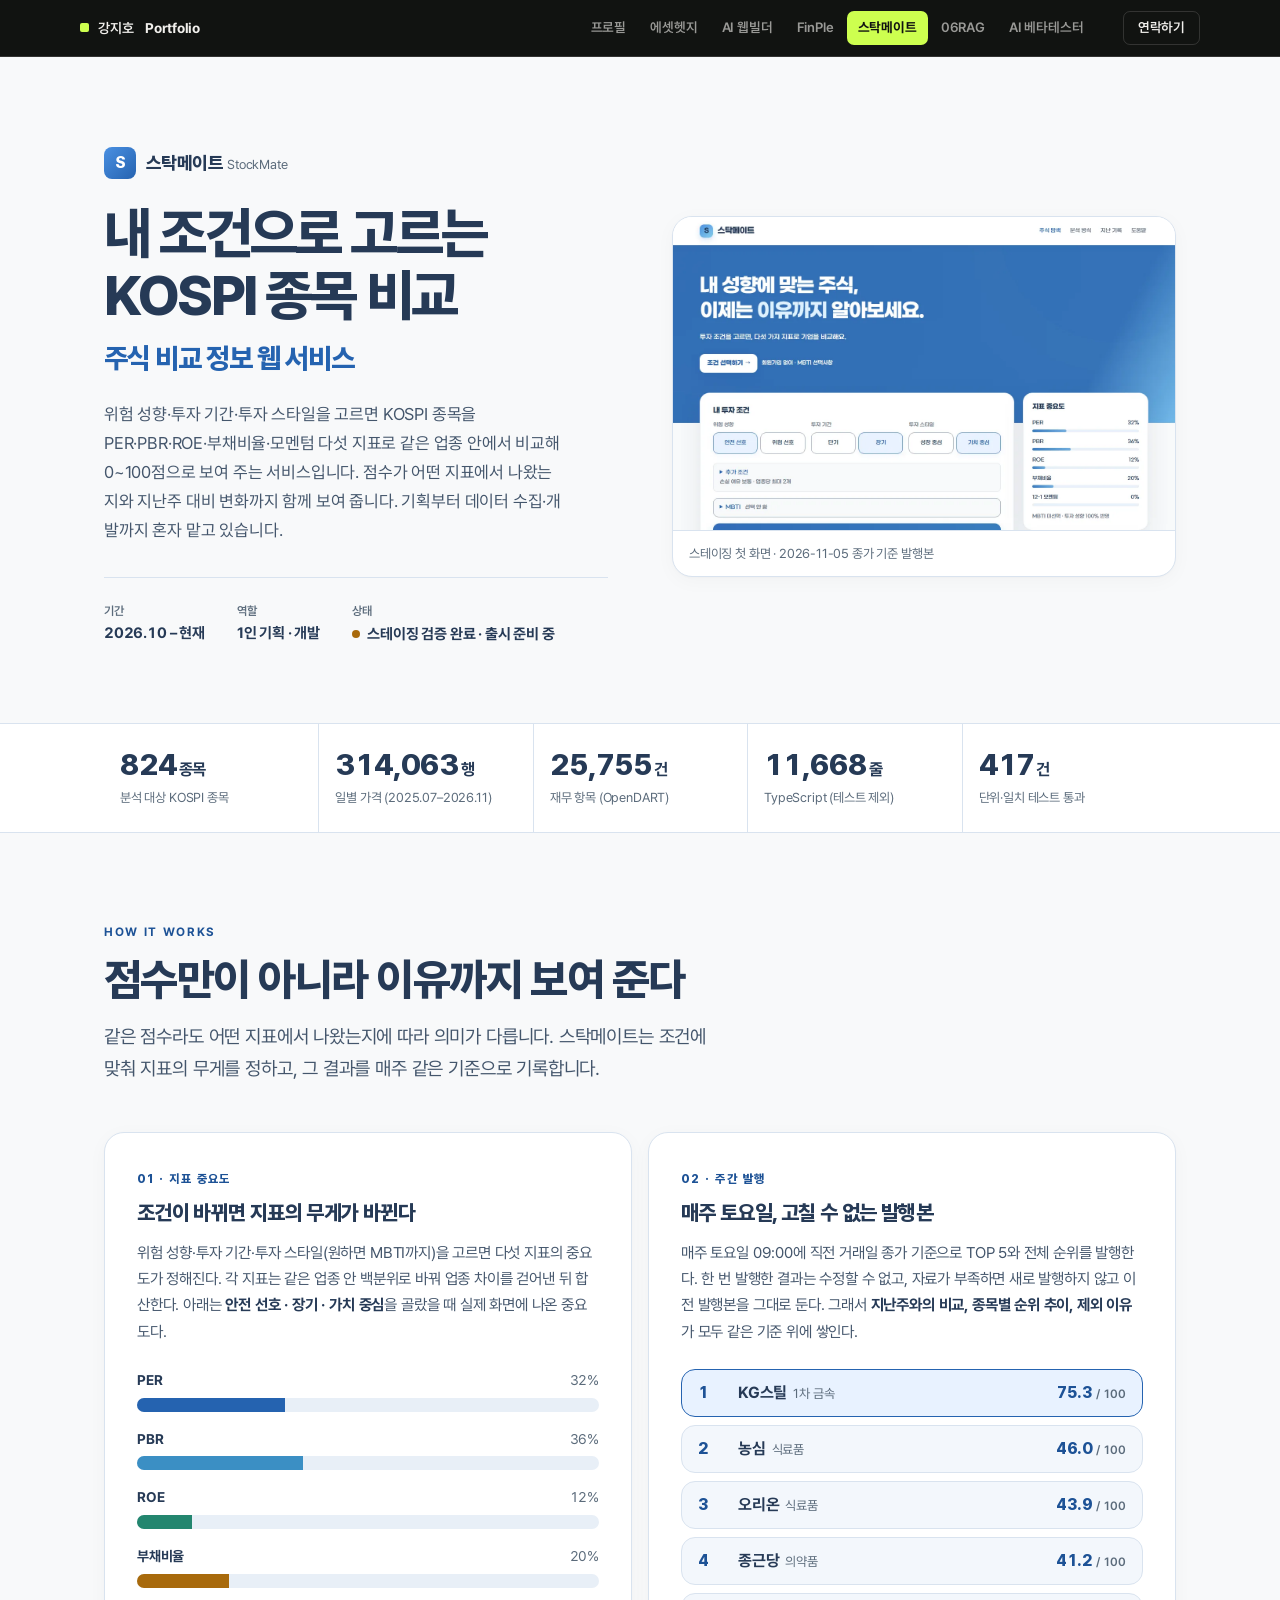
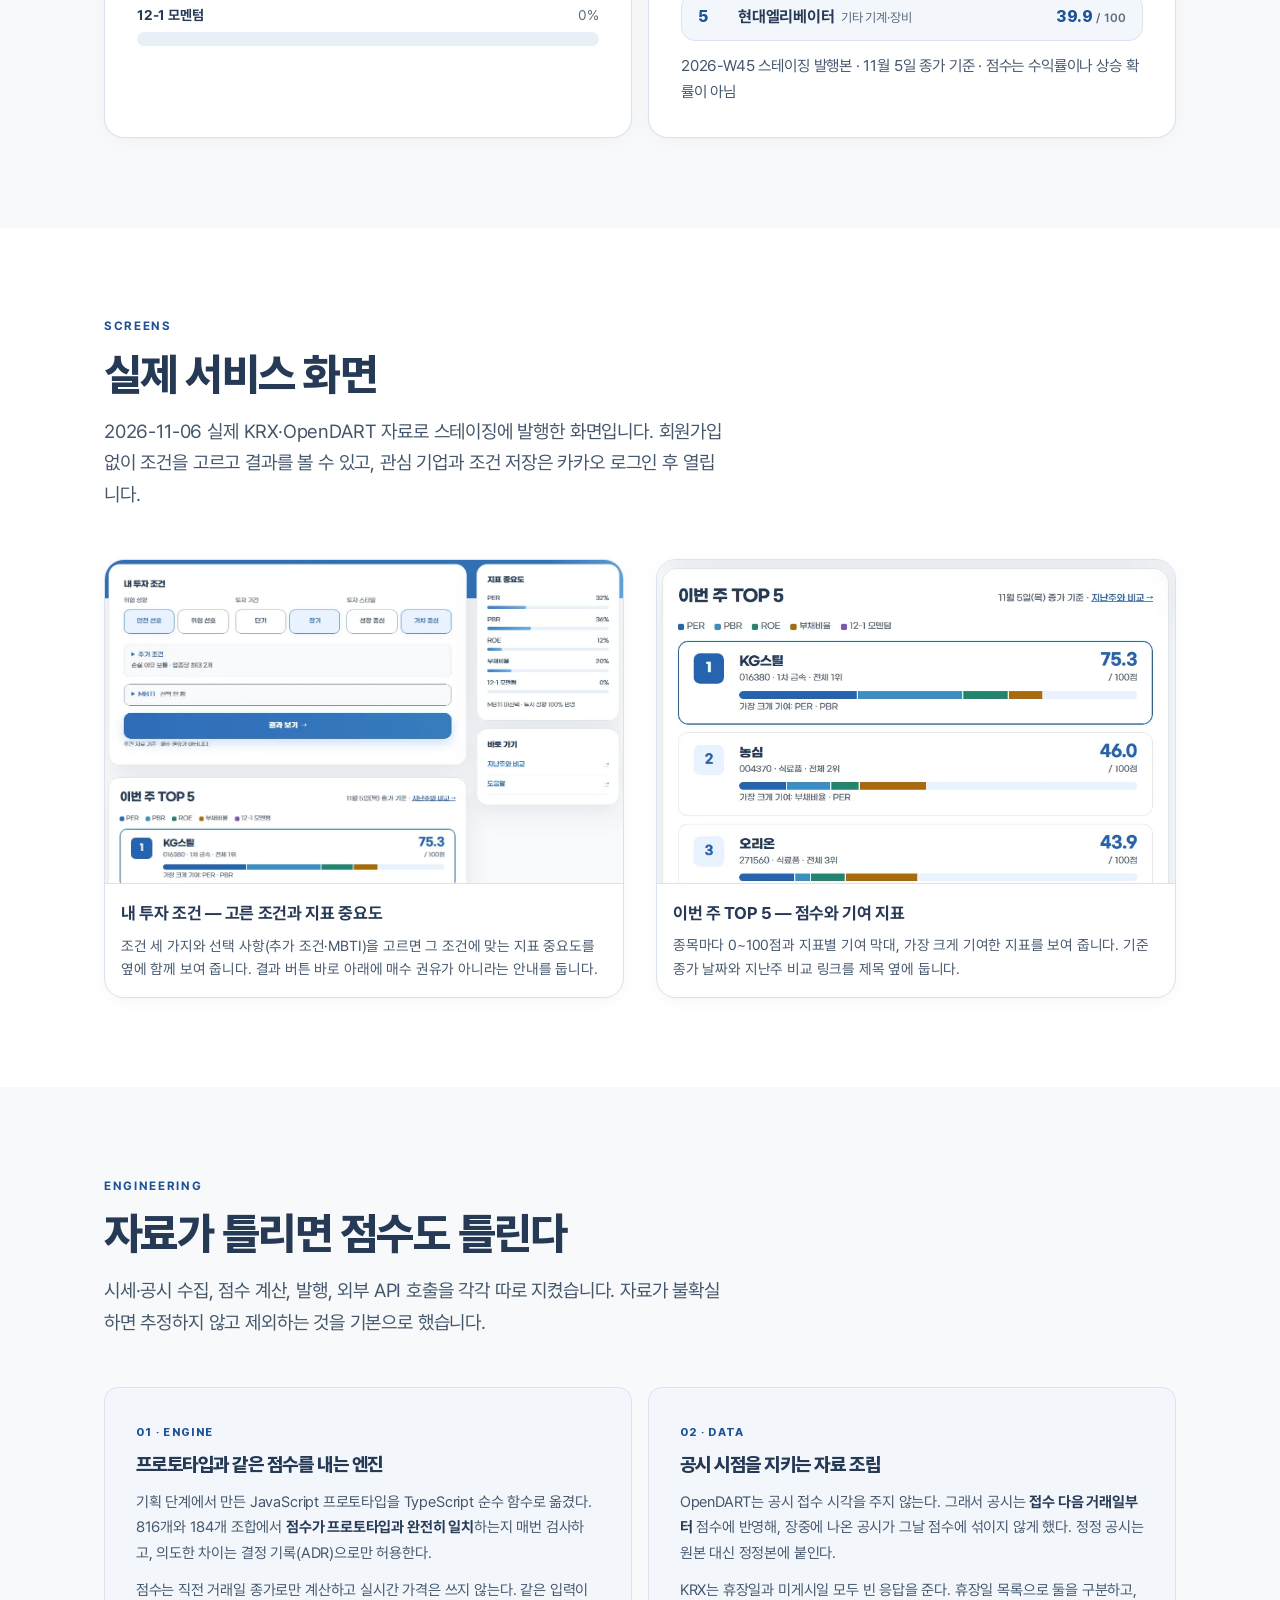
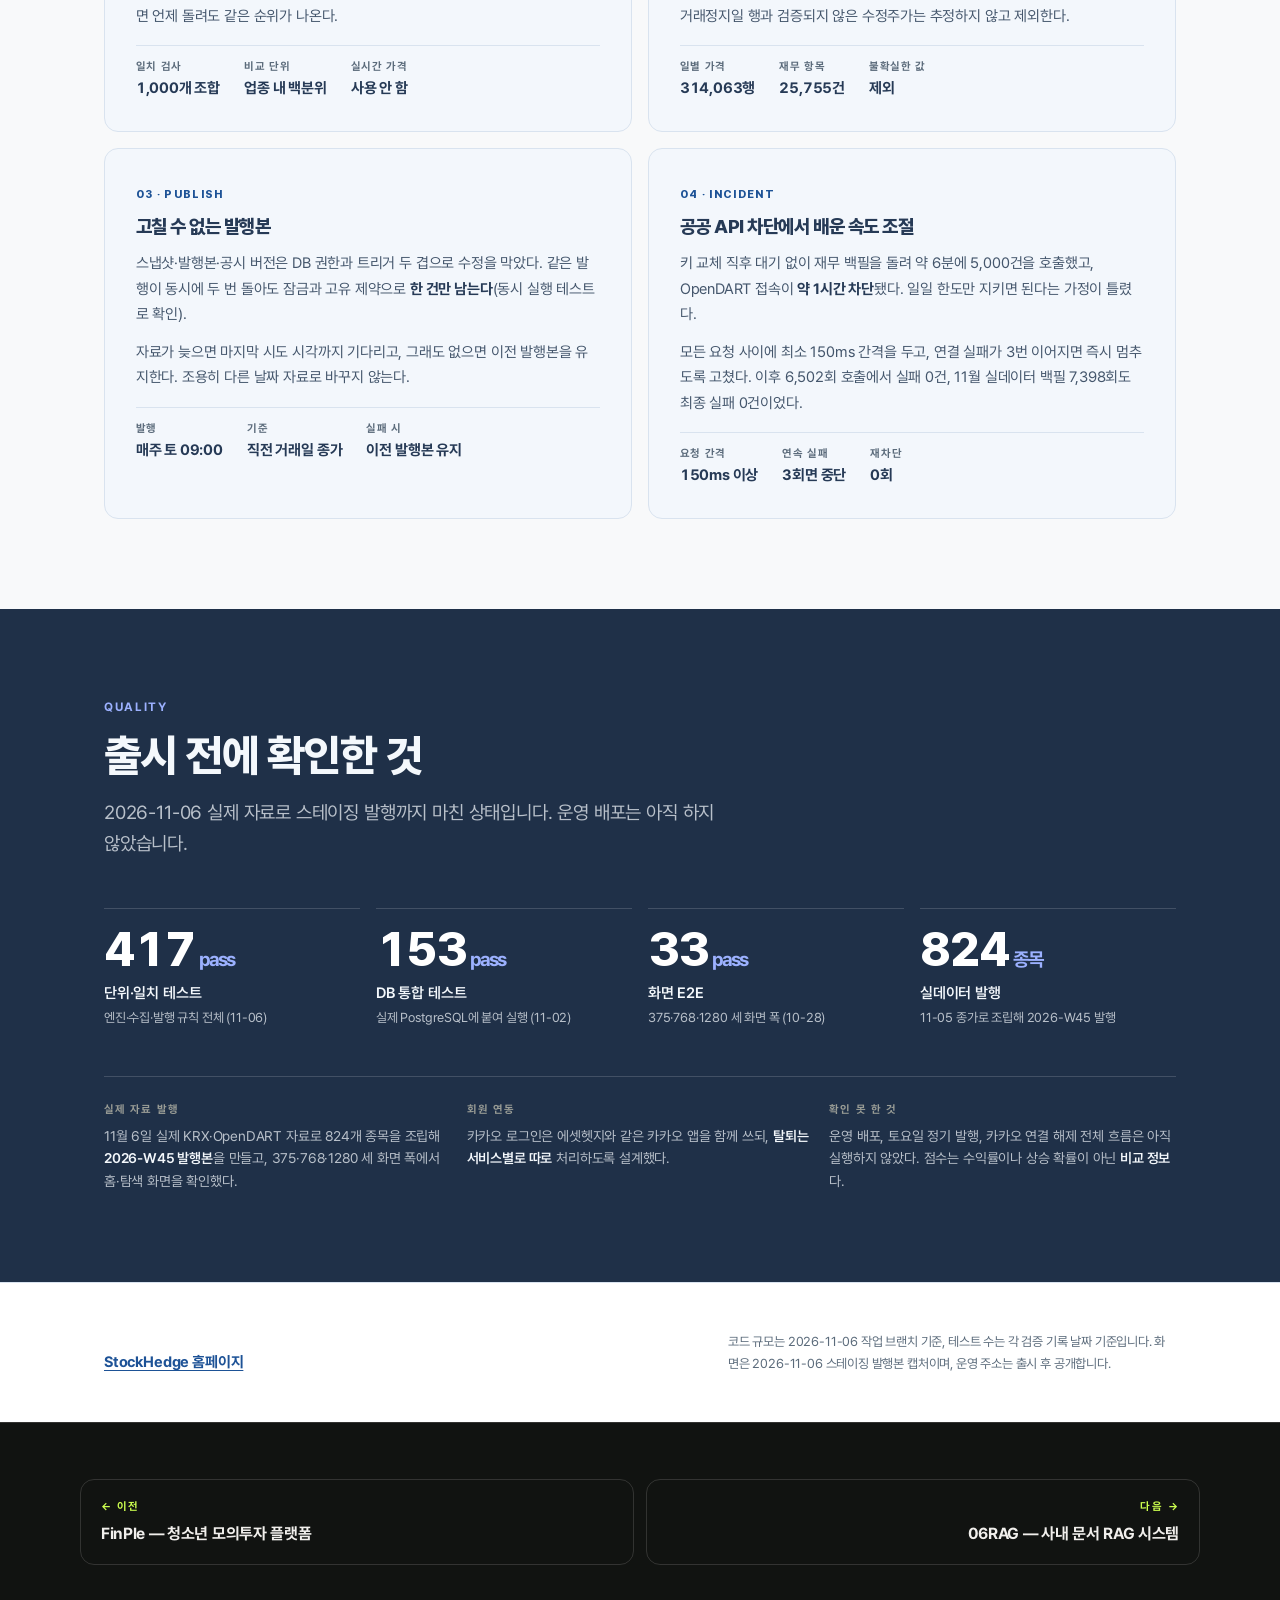
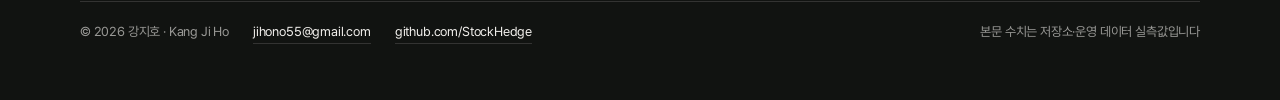
<file: stockmate.html>
<!doctype html>
<html lang="ko">
  <head>
    <meta charset="utf-8" />
    <meta name="viewport" content="width=device-width, initial-scale=1" />
    <title>
      스탁메이트 — 내 조건으로 고르는 KOSPI 종목 비교 | 강지호 포트폴리오
    </title>
    <meta
      name="description"
      content="투자 조건에 맞춰 KOSPI 종목을 PER·PBR·ROE·부채비율·모멘텀 다섯 지표로 같은 업종 안에서 비교하고, 매주 토요일 고정된 발행본으로 공개하는 서비스 스탁메이트. 기획부터 데이터 수집·개발까지 1인 개발."
    />
    <link rel="icon" href="assets/img/favicon.svg" type="image/svg+xml" />
    <link
      rel="icon"
      href="assets/img/favicon-32.png"
      sizes="32x32"
      type="image/png"
    />
    <link rel="apple-touch-icon" href="assets/img/apple-touch-icon.png" />
    <link
      rel="canonical"
      href="https://stockhedge.github.io/portfolio/stockmate.html"
    />
    <meta property="og:type" content="website" />
    <meta property="og:site_name" content="강지호 포트폴리오" />
    <meta property="og:locale" content="ko_KR" />
    <meta
      property="og:url"
      content="https://stockhedge.github.io/portfolio/stockmate.html"
    />
    <meta
      property="og:title"
      content="스탁메이트 — 내 조건으로 고르는 KOSPI 종목 비교 | 강지호"
    />
    <meta
      property="og:description"
      content="KOSPI 824개 종목을 다섯 지표로 같은 업종 안에서 비교하는 서비스. 실제 자료로 스테이징 발행까지 검증, 출시 준비 중."
    />
    <meta
      property="og:image"
      content="https://stockhedge.github.io/portfolio/assets/stockmate/home.webp"
    />
    <meta
      property="og:image:alt"
      content="스탁메이트 첫 화면 — 투자 조건 선택과 지표 중요도."
    />
    <meta name="twitter:card" content="summary_large_image" />
    <meta name="theme-color" content="#263a56" />
    <link
      rel="preload"
      as="font"
      type="font/woff2"
      href="assets/fonts/Pretendard-400.woff2"
      crossorigin
    />
    <link
      rel="preload"
      as="font"
      type="font/woff2"
      href="assets/fonts/Pretendard-700.woff2"
      crossorigin
    />
    <link rel="stylesheet" href="assets/css/shell.css" />
    <style>
      /* ─────────────────────────────────────────────────────────────
   TOKENS
   근거: StockMate 저장소 app/globals.css 라이트 팔레트와 지표 색.
   대비(WCAG): ink #263a56 on #f8f9fa 10.9:1 · secondary #44566c 7.1:1 ·
   muted #5b6b7b 5.2:1 · accent #2563b0 on #fff 6.0:1 · accent-ink on soft 6.9:1
   시그니처는 제품의 "지표 기여 막대" — 다섯 지표를 제품과 같은 색으로 쌓는다.
   ───────────────────────────────────────────────────────────── */
      :root {
        --sm-bg: #f8f9fa;
        --sm-surface: #ffffff;
        --sm-surface-2: #f3f7fc;
        --sm-border: #d9e3ef;
        --sm-ink: #263a56;
        --sm-ink-2: #44566c;
        --sm-muted: #5b6b7b;
        --sm-accent: #2563b0;
        --sm-accent-hover: #1d5296;
        --sm-accent-soft: #e8f2ff;
        --sm-accent-ink: #1d5296;
        --sm-gap: #b7c9dd;
        --sm-track: #e8eff7;
        --sm-night: #1f3048;
        --sm-night-2: #273a54;
        --sm-night-line: rgba(244, 248, 252, 0.16);
        --sm-night-ink: #f4f8fc;
        --sm-night-ink-2: rgba(244, 248, 252, 0.72);
        /* 지표 색 — 제품 화면의 기여 막대와 같은 값 */
        --f-per: #2563b0;
        --f-pbr: #3b8fc4;
        --f-roe: #23866f;
        --f-debt: #a86a0c;
        --f-mom: #7c55b8;

        --s1: 4px;
        --s2: 8px;
        --s3: 12px;
        --s4: 16px;
        --s5: 24px;
        --s6: 32px;
        --s7: 48px;
        --s8: 64px;
        --s9: 96px;
        --r-md: 14px;
        --r-lg: 20px;
        --shell: 1200px;
        --gutter: clamp(20px, 5vw, 64px);
        --ease: cubic-bezier(0.2, 0.7, 0.3, 1);
        --elev: 0 4px 20px rgb(17 17 17 / 0.03), 0 1px 2px rgb(17 17 17 / 0.02);
      }

      *,
      *::before,
      *::after {
        box-sizing: border-box;
      }
      html {
        -webkit-text-size-adjust: 100%;
      }
      body {
        margin: 0;
        background: var(--sm-bg);
        color: var(--sm-ink);
        font-family: var(--pf-sans);
        font-size: 16px;
        line-height: 1.62;
        letter-spacing: -0.011em;
        -webkit-font-smoothing: antialiased;
      }
      img {
        max-width: 100%;
        height: auto;
        display: block;
      }
      :where(h1, h2, h3, h4, p, ul, ol, dl, dd, figure) {
        margin: 0;
      }
      ul {
        padding: 0;
        list-style: none;
      }
      a {
        color: var(--sm-accent-ink);
        text-underline-offset: 3px;
      }
      a:focus-visible {
        outline: 2px solid var(--sm-accent);
        outline-offset: 3px;
        border-radius: 4px;
      }
      .num {
        font-variant-numeric: tabular-nums;
        font-feature-settings: "tnum" 1;
      }

      .shell {
        max-width: var(--shell);
        margin-inline: auto;
        padding-inline: var(--gutter);
      }
      .band {
        padding-block: clamp(56px, 7vw, var(--s9));
      }
      .band--white {
        background: var(--sm-surface);
      }
      .band--night {
        background: var(--sm-night);
        color: var(--sm-night-ink);
      }
      .band-head {
        max-width: 62ch;
        margin-bottom: clamp(28px, 4vw, var(--s7));
      }
      .eyebrow {
        display: block;
        margin-bottom: var(--s3);
        font-size: 0.75rem;
        font-weight: 700;
        letter-spacing: 0.14em;
        text-transform: uppercase;
        color: var(--sm-accent-ink);
      }
      .band--night .eyebrow {
        color: #9cb1ff;
      }
      .h2 {
        font-size: clamp(1.75rem, 1.15rem + 2.1vw, 2.75rem);
        line-height: 1.16;
        font-weight: 800;
        letter-spacing: -0.035em;
      }
      .lead {
        margin-top: var(--s4);
        font-size: clamp(1.0625rem, 0.98rem + 0.35vw, 1.1875rem);
        line-height: 1.66;
        color: var(--sm-ink-2);
      }
      .band--night .lead {
        color: var(--sm-night-ink-2);
      }

      /* ═══════════════ HERO ═══════════════ */
      .hero {
        padding-block: clamp(48px, 7vw, 104px) clamp(48px, 6vw, 80px);
      }
      .hero__grid {
        display: grid;
        gap: clamp(36px, 5vw, 64px);
        grid-template-columns: minmax(0, 1fr);
      }
      @media (min-width: 1000px) {
        .hero__grid {
          grid-template-columns: minmax(0, 1fr) minmax(0, 1fr);
          align-items: center;
        }
      }
      .brand {
        display: flex;
        align-items: center;
        gap: 10px;
        margin-bottom: var(--s5);
      }
      .brand__mark {
        inline-size: 32px;
        block-size: 32px;
        border-radius: 8px;
        background: var(--sm-accent);
        display: grid;
        place-items: center;
        flex: none;
      }
      .brand__mark svg {
        inline-size: 18px;
        block-size: 18px;
      }
      .brand b {
        font-size: 1.125rem;
        font-weight: 800;
        letter-spacing: -0.03em;
      }
      .brand span {
        font-size: 0.8125rem;
        color: var(--sm-muted);
      }
      .hero h1 {
        font-size: clamp(2.25rem, 1.4rem + 3.2vw, 3.5rem);
        line-height: 1.12;
        font-weight: 800;
        letter-spacing: -0.05em;
        /* 한글 제목이 낱자 단위로 끊기지 않게 어절 단위로만 줄을 바꾼다 */
        word-break: keep-all;
      }
      .hero h1 em {
        display: block;
        margin-top: var(--s3);
        font-style: normal;
        font-size: 0.5em;
        line-height: 1.3;
        letter-spacing: -0.035em;
        color: var(--sm-accent);
      }
      .hero__lead {
        margin-top: var(--s5);
        max-width: 46ch;
        font-size: 1.0625rem;
        line-height: 1.7;
        color: var(--sm-ink-2);
      }
      .actions {
        display: flex;
        flex-wrap: wrap;
        gap: var(--s3);
        margin-top: var(--s6);
      }
      .btn {
        display: inline-flex;
        align-items: center;
        min-block-size: 48px;
        padding: 0 20px;
        border-radius: 999px;
        font-size: 0.9375rem;
        font-weight: 700;
        text-decoration: none;
        border: 1px solid var(--sm-accent);
        transition:
          background-color 0.16s var(--ease),
          color 0.16s var(--ease);
      }
      .btn--solid {
        background: var(--sm-accent);
        color: #fff;
      }
      .btn--solid:hover {
        background: var(--sm-accent-hover);
      }
      .btn--quiet {
        background: var(--sm-surface);
        color: var(--sm-ink);
        border-color: var(--sm-border);
      }
      .btn--quiet:hover {
        border-color: var(--sm-ink);
      }
      .hero__meta {
        display: flex;
        flex-wrap: wrap;
        gap: var(--s3) var(--s6);
        margin-top: var(--s6);
        padding-top: var(--s5);
        border-top: 1px solid var(--sm-border);
      }
      .hero__meta dt {
        font-size: 0.75rem;
        font-weight: 600;
        color: var(--sm-muted);
      }
      .hero__meta dd {
        font-size: 0.9375rem;
        font-weight: 700;
      }
      .live {
        display: inline-flex;
        align-items: center;
        gap: 7px;
      }
      .live::before {
        content: "";
        inline-size: 8px;
        block-size: 8px;
        border-radius: 50%;
        background: #0f7a4a;
      }
      .shot {
        border-radius: var(--r-lg);
        overflow: hidden;
        background: var(--sm-surface);
        border: 1px solid var(--sm-border);
        box-shadow: var(--elev);
      }
      .shot figcaption {
        padding: var(--s3) var(--s4);
        font-size: 0.8125rem;
        color: var(--sm-muted);
        border-top: 1px solid var(--sm-border);
      }

      /* ═══════════════ 지표 띠 ═══════════════ */
      .strip {
        background: var(--sm-surface);
        border-block: 1px solid var(--sm-border);
      }
      .strip ul {
        display: grid;
        grid-template-columns: repeat(auto-fit, minmax(150px, 1fr));
      }
      .strip li {
        padding: var(--s5) var(--s4);
        border-inline-start: 1px solid var(--sm-border);
      }
      .strip li:first-child {
        border-inline-start: 0;
      }
      .strip b {
        display: block;
        font-size: clamp(1.375rem, 1.1rem + 1vw, 1.875rem);
        font-weight: 800;
        letter-spacing: -0.035em;
        line-height: 1.1;
      }
      .strip b small {
        font-size: 0.55em;
        font-weight: 700;
        margin-inline-start: 2px;
      }
      .strip span {
        display: block;
        margin-top: 6px;
        font-size: 0.8125rem;
        color: var(--sm-muted);
      }
      @media (max-width: 640px) {
        .strip ul {
          grid-template-columns: repeat(2, minmax(0, 1fr));
        }
        .strip li:nth-child(odd) {
          border-inline-start: 0;
        }
        .strip li {
          border-top: 1px solid var(--sm-border);
        }
        .strip li:nth-child(-n + 2) {
          border-top: 0;
        }
      }

      /* ═══════════════ 두 가지 착시 — 금리 격차 바 ═══════════════ */
      .illusions {
        display: grid;
        gap: var(--s4);
        grid-template-columns: minmax(0, 1fr);
      }
      @media (min-width: 900px) {
        .illusions {
          grid-template-columns: repeat(2, minmax(0, 1fr));
        }
      }
      .illusion {
        padding: clamp(20px, 2.6vw, var(--s6));
        border-radius: var(--r-lg);
        background: var(--sm-surface);
        border: 1px solid var(--sm-border);
        box-shadow: var(--elev);
      }
      .illusion__n {
        font-size: 0.75rem;
        font-weight: 800;
        letter-spacing: 0.12em;
        color: var(--sm-accent-ink);
      }
      .illusion h3 {
        margin-top: var(--s2);
        font-size: 1.3125rem;
        font-weight: 800;
        letter-spacing: -0.03em;
        line-height: 1.35;
      }
      .illusion > p {
        margin-top: var(--s3);
        color: var(--sm-ink-2);
        font-size: 0.9688rem;
        line-height: 1.7;
      }
      .illusion > p b {
        color: var(--sm-ink);
      }
      .bars {
        margin-top: var(--s5);
        display: grid;
        gap: var(--s4);
      }
      .bar__label {
        display: flex;
        justify-content: space-between;
        gap: var(--s3);
        font-size: 0.875rem;
        margin-bottom: 6px;
      }
      .bar__label b {
        font-weight: 700;
      }
      .bar__label span {
        color: var(--sm-muted);
      }
      .bar__track {
        display: flex;
        block-size: 14px;
        border-radius: 999px;
        background: var(--sm-track);
        overflow: hidden;
      }
      .bar__real {
        background: var(--sm-accent);
      }
      .bar__gap {
        background: repeating-linear-gradient(
          135deg,
          var(--sm-gap) 0 2px,
          transparent 2px 6px
        );
      }
      .legend {
        display: flex;
        flex-wrap: wrap;
        gap: var(--s2) var(--s5);
        margin-top: var(--s4);
        font-size: 0.8125rem;
        color: var(--sm-muted);
      }
      .legend i {
        display: inline-block;
        inline-size: 14px;
        block-size: 10px;
        border-radius: 3px;
        margin-inline-end: 6px;
        vertical-align: -1px;
      }
      .legend .k-real {
        background: var(--sm-accent);
      }
      .legend .k-gap {
        background: repeating-linear-gradient(
          135deg,
          var(--sm-gap) 0 2px,
          transparent 2px 6px
        );
        box-shadow: inset 0 0 0 1px var(--sm-gap);
      }

      /* ═══════════════ 화면 ═══════════════ */
      .screens {
        display: grid;
        gap: clamp(20px, 3vw, var(--s6));
        grid-template-columns: minmax(0, 1fr);
      }
      @media (min-width: 900px) {
        .screens {
          grid-template-columns: repeat(2, minmax(0, 1fr));
        }
      }
      .screens figcaption {
        padding: var(--s4);
      }
      .screens h3 {
        font-size: 1.0625rem;
        font-weight: 700;
        letter-spacing: -0.02em;
        color: var(--sm-ink);
      }
      .screens p {
        margin-top: 6px;
        font-size: 0.9063rem;
        line-height: 1.62;
        color: var(--sm-ink-2);
      }

      /* ═══════════════ 핵심 구현 ═══════════════ */
      .cards {
        display: grid;
        gap: var(--s4);
        grid-template-columns: minmax(0, 1fr);
      }
      @media (min-width: 760px) {
        .cards {
          grid-template-columns: repeat(2, minmax(0, 1fr));
        }
      }
      .card {
        padding: clamp(20px, 2.4vw, var(--s6));
        border-radius: var(--r-md);
        background: var(--sm-surface-2);
        border: 1px solid var(--sm-border);
      }
      .card__n {
        font-size: 0.6875rem;
        font-weight: 800;
        letter-spacing: 0.12em;
        color: var(--sm-accent-ink);
      }
      .card h3 {
        margin-top: var(--s2);
        font-size: 1.1875rem;
        font-weight: 800;
        letter-spacing: -0.025em;
        line-height: 1.35;
      }
      .card p {
        margin-top: var(--s3);
        font-size: 0.9375rem;
        line-height: 1.7;
        color: var(--sm-ink-2);
      }
      .card p b {
        color: var(--sm-ink);
      }
      .card dl {
        display: flex;
        flex-wrap: wrap;
        gap: var(--s2) var(--s5);
        margin-top: var(--s4);
        padding-top: var(--s3);
        border-top: 1px solid var(--sm-border);
      }
      .card dt {
        font-size: 0.6875rem;
        font-weight: 700;
        letter-spacing: 0.06em;
        color: var(--sm-muted);
      }
      .card dd {
        font-size: 0.9375rem;
        font-weight: 700;
      }
      code {
        font-family: var(--pf-mono);
        font-size: 0.8125em;
        padding: 1px 5px;
        border-radius: 5px;
        background: var(--sm-accent-soft);
        color: var(--sm-accent-ink);
        overflow-wrap: anywhere;
      }

      /* ═══════════════ 검증 ═══════════════ */
      .metrics {
        display: grid;
        gap: var(--s5) var(--s4);
        grid-template-columns: repeat(2, minmax(0, 1fr));
      }
      @media (min-width: 900px) {
        .metrics {
          grid-template-columns: repeat(4, minmax(0, 1fr));
        }
      }
      .metric {
        border-top: 1px solid var(--sm-night-line);
        padding-top: var(--s4);
      }
      .metric b {
        display: block;
        font-size: clamp(2rem, 1.3rem + 2.4vw, 3rem);
        font-weight: 800;
        letter-spacing: -0.04em;
        line-height: 1;
        color: #fff;
      }
      .metric b em {
        font-style: normal;
        font-size: 0.4em;
        font-weight: 700;
        color: #9cb1ff;
        margin-inline-start: 4px;
      }
      .metric span {
        display: block;
        margin-top: 8px;
        font-size: 0.9375rem;
        font-weight: 600;
      }
      .metric small {
        display: block;
        margin-top: 3px;
        font-size: 0.8125rem;
        line-height: 1.5;
        color: var(--sm-night-ink-2);
      }
      .verify {
        display: grid;
        gap: var(--s4);
        margin-top: clamp(32px, 4vw, var(--s7));
        padding-top: var(--s5);
        border-top: 1px solid var(--sm-night-line);
      }
      @media (min-width: 820px) {
        .verify {
          grid-template-columns: repeat(3, minmax(0, 1fr));
        }
      }
      .verify span {
        display: block;
        margin-bottom: 6px;
        font-size: 0.6875rem;
        font-weight: 700;
        letter-spacing: 0.1em;
        color: #9a9d96;
      }
      .verify p {
        font-size: 0.875rem;
        line-height: 1.62;
        color: var(--sm-night-ink-2);
      }
      .verify p b {
        color: var(--sm-night-ink);
        font-weight: 600;
      }

      /* ═══════════════ 스탁메이트 전용 ═══════════════ */
      /* .brand span 규칙보다 우선하도록 두 단계 선택자를 쓴다 */
      .brand .brand__mark {
        background: linear-gradient(135deg, #4a90e2, var(--sm-accent));
        color: #fff;
        font-size: 1rem;
        font-weight: 800;
      }
      .live--prep::before {
        background: var(--f-debt);
      }
      .bar__fill {
        background: var(--sm-accent);
      }
      .f-per { background: var(--f-per); }
      .f-pbr { background: var(--f-pbr); }
      .f-roe { background: var(--f-roe); }
      .f-debt { background: var(--f-debt); }
      .f-mom { background: var(--f-mom); }
      .toplist {
        margin-top: var(--s5);
        padding: 0;
        list-style: none;
        display: grid;
        gap: var(--s2);
      }
      .toplist li {
        display: grid;
        grid-template-columns: 28px minmax(0, 1fr) auto;
        align-items: center;
        gap: var(--s3);
        padding: 10px var(--s4);
        border: 1px solid var(--sm-border);
        border-radius: var(--r-md);
        background: var(--sm-surface-2);
      }
      .toplist li:first-child {
        border-color: var(--sm-accent);
        background: var(--sm-accent-soft);
      }
      .toplist .rank {
        font-weight: 800;
        color: var(--sm-accent-ink);
      }
      .toplist b {
        font-weight: 700;
      }
      .toplist b small {
        margin-inline-start: 6px;
        font-size: 0.8125rem;
        font-weight: 500;
        color: var(--sm-muted);
      }
      .toplist em {
        font-style: normal;
        font-weight: 800;
        color: var(--sm-accent-ink);
      }
      .toplist em small {
        font-size: 0.75rem;
        font-weight: 600;
        color: var(--sm-muted);
      }

      /* ═══════════════ 하단 ═══════════════ */
      .foot {
        background: var(--sm-surface);
        border-top: 1px solid var(--sm-border);
      }
      .foot__in {
        padding-block: var(--s7);
        display: flex;
        flex-wrap: wrap;
        gap: var(--s5);
        justify-content: space-between;
        align-items: flex-end;
      }
      .foot__links {
        display: flex;
        flex-wrap: wrap;
        gap: var(--s2) var(--s5);
        font-size: 0.9375rem;
        font-weight: 700;
      }
      .foot__note {
        max-width: 56ch;
        font-size: 0.8125rem;
        line-height: 1.65;
        color: var(--sm-muted);
      }

      /* ═══════════════ 움직임 ═══════════════ */
      @media (prefers-reduced-motion: no-preference) {
        .reveal {
          opacity: 0;
          transform: translateY(14px);
          transition:
            opacity 420ms var(--ease),
            transform 420ms var(--ease);
        }
        .reveal.in {
          opacity: 1;
          transform: none;
        }
      }
      @media print {
        .reveal {
          opacity: 1 !important;
          transform: none !important;
        }
        * {
          -webkit-print-color-adjust: exact;
          print-color-adjust: exact;
        }
      }
    </style>
  </head>
  <body>
    <nav class="pf-nav" aria-label="포트폴리오 내비게이션">
      <div class="pf-nav__in">
        <a class="pf-nav__brand" href="index.html"
          ><span class="pf-nav__mark" aria-hidden="true"></span>강지호&nbsp;<b
            >Portfolio</b
          ></a
        >
        <ul class="pf-nav__list">
          <li><a href="index.html">프로필</a></li>
          <li><a href="assethedge.html">에셋헷지</a></li>
          <li><a href="aiwebbuilder.html">AI 웹빌더</a></li>
          <li><a href="finple.html">FinPle</a></li>
          <li><a href="stockmate.html" aria-current="page">스탁메이트</a></li>
          <li><a href="06rag.html">06RAG</a></li>
          <li><a href="ai-beta-tester.html">AI 베타테스터</a></li>
        </ul>
        <a class="pf-nav__cta" href="mailto:jihono55@gmail.com">연락하기</a>
      </div>
    </nav>

    <main>
      <!-- ══════════════════════════ HERO ══════════════════════════ -->
      <header class="hero">
        <div class="shell hero__grid">
          <div>
            <div class="brand">
              <span class="brand__mark" aria-hidden="true">S</span>
              <div><b>스탁메이트</b> <span>StockMate</span></div>
            </div>
            <h1>내 조건으로 고르는<br />KOSPI 종목 비교<em>주식 비교 정보 웹 서비스</em></h1>
            <p class="hero__lead">
              위험 성향·투자 기간·투자 스타일을 고르면 KOSPI 종목을 PER·PBR·ROE·부채비율·모멘텀
              다섯 지표로 같은 업종 안에서 비교해 0~100점으로 보여 주는 서비스입니다. 점수가 어떤
              지표에서 나왔는지와 지난주 대비 변화까지 함께 보여 줍니다. 기획부터 데이터 수집·개발까지
              혼자 맡고 있습니다.
            </p>
            <dl class="hero__meta">
              <div>
                <dt>기간</dt>
                <dd class="num">2026.10 – 현재</dd>
              </div>
              <div>
                <dt>역할</dt>
                <dd>1인 기획 · 개발</dd>
              </div>
              <div>
                <dt>상태</dt>
                <dd><span class="live live--prep">스테이징 검증 완료 · 출시 준비 중</span></dd>
              </div>
            </dl>
          </div>
          <figure class="shot">
            <img
              src="assets/stockmate/home.webp"
              width="1280"
              height="800"
              alt="스탁메이트 첫 화면 — 내 성향에 맞는 주식 안내와 투자 조건 선택"
              fetchpriority="high"
            />
            <figcaption>스테이징 첫 화면 · 2026-11-05 종가 기준 발행본</figcaption>
          </figure>
        </div>
      </header>

      <!-- ══════════════════════════ 지표 띠 ══════════════════════════ -->
      <section class="strip" aria-label="프로젝트 규모">
        <ul class="shell">
          <li><b class="num">824<small>종목</small></b><span>분석 대상 KOSPI 종목</span></li>
          <li><b class="num">314,063<small>행</small></b><span>일별 가격 (2025.07–2026.11)</span></li>
          <li><b class="num">25,755<small>건</small></b><span>재무 항목 (OpenDART)</span></li>
          <li><b class="num">11,668<small>줄</small></b><span>TypeScript (테스트 제외)</span></li>
          <li><b class="num">417<small>건</small></b><span>단위·일치 테스트 통과</span></li>
        </ul>
      </section>

      <!-- ══════════════════════════ 작동 방식 ══════════════════════════ -->
      <section class="band" id="how">
        <div class="shell">
          <div class="band-head reveal">
            <span class="eyebrow">How it works</span>
            <h2 class="h2">점수만이 아니라 이유까지 보여 준다</h2>
            <p class="lead">
              같은 점수라도 어떤 지표에서 나왔는지에 따라 의미가 다릅니다. 스탁메이트는 조건에 맞춰
              지표의 무게를 정하고, 그 결과를 매주 같은 기준으로 기록합니다.
            </p>
          </div>

          <div class="illusions">
            <article class="illusion reveal">
              <span class="illusion__n">01 · 지표 중요도</span>
              <h3>조건이 바뀌면 지표의 무게가 바뀐다</h3>
              <p>
                위험 성향·투자 기간·투자 스타일(원하면 MBTI까지)을 고르면 다섯 지표의 중요도가 정해진다.
                각 지표는 같은 업종 안 백분위로 바꿔 업종 차이를 걷어낸 뒤 합산한다. 아래는
                <b>안전 선호 · 장기 · 가치 중심</b>을 골랐을 때 실제 화면에 나온 중요도다.
              </p>
              <div class="bars">
                <div>
                  <div class="bar__label"><b>PER</b><span class="num">32%</span></div>
                  <div class="bar__track"><span class="bar__fill f-per" style="inline-size: 32%"></span></div>
                </div>
                <div>
                  <div class="bar__label"><b>PBR</b><span class="num">36%</span></div>
                  <div class="bar__track"><span class="bar__fill f-pbr" style="inline-size: 36%"></span></div>
                </div>
                <div>
                  <div class="bar__label"><b>ROE</b><span class="num">12%</span></div>
                  <div class="bar__track"><span class="bar__fill f-roe" style="inline-size: 12%"></span></div>
                </div>
                <div>
                  <div class="bar__label"><b>부채비율</b><span class="num">20%</span></div>
                  <div class="bar__track"><span class="bar__fill f-debt" style="inline-size: 20%"></span></div>
                </div>
                <div>
                  <div class="bar__label"><b>12-1 모멘텀</b><span class="num">0%</span></div>
                  <div class="bar__track"><span class="bar__fill f-mom" style="inline-size: 0%"></span></div>
                </div>
              </div>
            </article>

            <article class="illusion reveal">
              <span class="illusion__n">02 · 주간 발행</span>
              <h3>매주 토요일, 고칠 수 없는 발행본</h3>
              <p>
                매주 토요일 09:00에 직전 거래일 종가 기준으로 TOP 5와 전체 순위를 발행한다. 한 번 발행한
                결과는 수정할 수 없고, 자료가 부족하면 새로 발행하지 않고 이전 발행본을 그대로 둔다. 그래서
                <b>지난주와의 비교, 종목별 순위 추이, 제외 이유</b>가 모두 같은 기준 위에 쌓인다.
              </p>
              <ol class="toplist">
                <li><span class="rank num">1</span><b>KG스틸<small>1차 금속</small></b><em class="num">75.3<small> / 100</small></em></li>
                <li><span class="rank num">2</span><b>농심<small>식료품</small></b><em class="num">46.0<small> / 100</small></em></li>
                <li><span class="rank num">3</span><b>오리온<small>식료품</small></b><em class="num">43.9<small> / 100</small></em></li>
                <li><span class="rank num">4</span><b>종근당<small>의약품</small></b><em class="num">41.2<small> / 100</small></em></li>
                <li><span class="rank num">5</span><b>현대엘리베이터<small>기타 기계·장비</small></b><em class="num">39.9<small> / 100</small></em></li>
              </ol>
              <p class="legend">2026-W45 스테이징 발행본 · 11월 5일 종가 기준 · 점수는 수익률이나 상승 확률이 아님</p>
            </article>
          </div>
        </div>
      </section>

      <!-- ══════════════════════════ 화면 ══════════════════════════ -->
      <section class="band band--white" id="screens">
        <div class="shell">
          <div class="band-head reveal">
            <span class="eyebrow">Screens</span>
            <h2 class="h2">실제 서비스 화면</h2>
            <p class="lead">
              2026-11-06 실제 KRX·OpenDART 자료로 스테이징에 발행한 화면입니다. 회원가입 없이 조건을 고르고
              결과를 볼 수 있고, 관심 기업과 조건 저장은 카카오 로그인 후 열립니다.
            </p>
          </div>
          <div class="screens">
            <figure class="shot reveal">
              <img
                src="assets/stockmate/conditions.webp"
                width="1160"
                height="725"
                alt="내 투자 조건 선택 화면 — 위험 성향·투자 기간·투자 스타일 버튼과 지표 중요도 막대"
                loading="lazy"
              />
              <figcaption>
                <h3>내 투자 조건 — 고른 조건과 지표 중요도</h3>
                <p>
                  조건 세 가지와 선택 사항(추가 조건·MBTI)을 고르면 그 조건에 맞는 지표 중요도를 옆에 함께
                  보여 줍니다. 결과 버튼 바로 아래에 매수 권유가 아니라는 안내를 둡니다.
                </p>
              </figcaption>
            </figure>
            <figure class="shot reveal">
              <img
                src="assets/stockmate/top5.webp"
                width="820"
                height="512"
                alt="이번 주 TOP 5 화면 — 종목별 점수와 지표 기여 막대"
                loading="lazy"
              />
              <figcaption>
                <h3>이번 주 TOP 5 — 점수와 기여 지표</h3>
                <p>
                  종목마다 0~100점과 지표별 기여 막대, 가장 크게 기여한 지표를 보여 줍니다. 기준 종가 날짜와
                  지난주 비교 링크를 제목 옆에 둡니다.
                </p>
              </figcaption>
            </figure>
          </div>
        </div>
      </section>

      <!-- ══════════════════════════ 핵심 구현 ══════════════════════════ -->
      <section class="band" id="engineering">
        <div class="shell">
          <div class="band-head reveal">
            <span class="eyebrow">Engineering</span>
            <h2 class="h2">자료가 틀리면 점수도 틀린다</h2>
            <p class="lead">
              시세·공시 수집, 점수 계산, 발행, 외부 API 호출을 각각 따로 지켰습니다. 자료가 불확실하면
              추정하지 않고 제외하는 것을 기본으로 했습니다.
            </p>
          </div>
          <div class="cards">
            <article class="card reveal">
              <span class="card__n">01 · ENGINE</span>
              <h3>프로토타입과 같은 점수를 내는 엔진</h3>
              <p>
                기획 단계에서 만든 JavaScript 프로토타입을 TypeScript 순수 함수로 옮겼다. 816개와 184개 조합에서
                <b>점수가 프로토타입과 완전히 일치</b>하는지 매번 검사하고, 의도한 차이는 결정 기록(ADR)으로만 허용한다.
              </p>
              <p>점수는 직전 거래일 종가로만 계산하고 실시간 가격은 쓰지 않는다. 같은 입력이면 언제 돌려도 같은 순위가 나온다.</p>
              <dl>
                <div><dt>일치 검사</dt><dd class="num">1,000개 조합</dd></div>
                <div><dt>비교 단위</dt><dd>업종 내 백분위</dd></div>
                <div><dt>실시간 가격</dt><dd>사용 안 함</dd></div>
              </dl>
            </article>
            <article class="card reveal">
              <span class="card__n">02 · DATA</span>
              <h3>공시 시점을 지키는 자료 조립</h3>
              <p>
                OpenDART는 공시 접수 시각을 주지 않는다. 그래서 공시는 <b>접수 다음 거래일부터</b> 점수에 반영해,
                장중에 나온 공시가 그날 점수에 섞이지 않게 했다. 정정 공시는 원본 대신 정정본에 붙인다.
              </p>
              <p>
                KRX는 휴장일과 미게시일 모두 빈 응답을 준다. 휴장일 목록으로 둘을 구분하고, 거래정지일 행과 검증되지
                않은 수정주가는 추정하지 않고 제외한다.
              </p>
              <dl>
                <div><dt>일별 가격</dt><dd class="num">314,063행</dd></div>
                <div><dt>재무 항목</dt><dd class="num">25,755건</dd></div>
                <div><dt>불확실한 값</dt><dd>제외</dd></div>
              </dl>
            </article>
            <article class="card reveal">
              <span class="card__n">03 · PUBLISH</span>
              <h3>고칠 수 없는 발행본</h3>
              <p>
                스냅샷·발행본·공시 버전은 DB 권한과 트리거 두 겹으로 수정을 막았다. 같은 발행이 동시에 두 번 돌아도
                잠금과 고유 제약으로 <b>한 건만 남는다</b>(동시 실행 테스트로 확인).
              </p>
              <p>자료가 늦으면 마지막 시도 시각까지 기다리고, 그래도 없으면 이전 발행본을 유지한다. 조용히 다른 날짜 자료로 바꾸지 않는다.</p>
              <dl>
                <div><dt>발행</dt><dd>매주 토 09:00</dd></div>
                <div><dt>기준</dt><dd>직전 거래일 종가</dd></div>
                <div><dt>실패 시</dt><dd>이전 발행본 유지</dd></div>
              </dl>
            </article>
            <article class="card reveal">
              <span class="card__n">04 · INCIDENT</span>
              <h3>공공 API 차단에서 배운 속도 조절</h3>
              <p>
                키 교체 직후 대기 없이 재무 백필을 돌려 약 6분에 5,000건을 호출했고, OpenDART 접속이
                <b>약 1시간 차단</b>됐다. 일일 한도만 지키면 된다는 가정이 틀렸다.
              </p>
              <p>
                모든 요청 사이에 최소 150ms 간격을 두고, 연결 실패가 3번 이어지면 즉시 멈추도록 고쳤다. 이후 6,502회
                호출에서 실패 0건, 11월 실데이터 백필 7,398회도 최종 실패 0건이었다.
              </p>
              <dl>
                <div><dt>요청 간격</dt><dd class="num">150ms 이상</dd></div>
                <div><dt>연속 실패</dt><dd>3회면 중단</dd></div>
                <div><dt>재차단</dt><dd class="num">0회</dd></div>
              </dl>
            </article>
          </div>
        </div>
      </section>

      <!-- ══════════════════════════ 검증 ══════════════════════════ -->
      <section class="band band--night" id="quality">
        <div class="shell">
          <div class="band-head reveal">
            <span class="eyebrow">Quality</span>
            <h2 class="h2">출시 전에 확인한 것</h2>
            <p class="lead">2026-11-06 실제 자료로 스테이징 발행까지 마친 상태입니다. 운영 배포는 아직 하지 않았습니다.</p>
          </div>
          <div class="metrics reveal">
            <div class="metric">
              <b class="num">417<em>pass</em></b><span>단위·일치 테스트</span><small>엔진·수집·발행 규칙 전체 (11-06)</small>
            </div>
            <div class="metric">
              <b class="num">153<em>pass</em></b><span>DB 통합 테스트</span><small>실제 PostgreSQL에 붙여 실행 (11-02)</small>
            </div>
            <div class="metric">
              <b class="num">33<em>pass</em></b><span>화면 E2E</span><small>375·768·1280 세 화면 폭 (10-28)</small>
            </div>
            <div class="metric">
              <b class="num">824<em>종목</em></b><span>실데이터 발행</span><small>11-05 종가로 조립해 2026-W45 발행</small>
            </div>
          </div>
          <div class="verify reveal">
            <div>
              <span>실제 자료 발행</span>
              <p>
                11월 6일 실제 KRX·OpenDART 자료로 824개 종목을 조립해 <b>2026-W45 발행본</b>을 만들고, 375·768·1280
                세 화면 폭에서 홈·탐색 화면을 확인했다.
              </p>
            </div>
            <div>
              <span>회원 연동</span>
              <p>카카오 로그인은 에셋헷지와 같은 카카오 앱을 함께 쓰되, <b>탈퇴는 서비스별로 따로</b> 처리하도록 설계했다.</p>
            </div>
            <div>
              <span>확인 못 한 것</span>
              <p>
                운영 배포, 토요일 정기 발행, 카카오 연결 해제 전체 흐름은 아직 실행하지 않았다. 점수는 수익률이나 상승
                확률이 아닌 <b>비교 정보</b>다.
              </p>
            </div>
          </div>
        </div>
      </section>
    </main>

    <footer class="foot">
      <div class="shell foot__in">
        <div class="foot__links">
          <a href="https://stockhedge.kr/" target="_blank" rel="noopener">StockHedge 홈페이지</a>
        </div>
        <p class="foot__note">
          코드 규모는 2026-11-06 작업 브랜치 기준, 테스트 수는 각 검증 기록 날짜 기준입니다. 화면은 2026-11-06 스테이징
          발행본 캡처이며, 운영 주소는 출시 후 공개합니다.
        </p>
      </div>
    </footer>

    <script>
      (function () {
        var els = document.querySelectorAll(".reveal");
        var reduce =
          window.matchMedia &&
          window.matchMedia("(prefers-reduced-motion: reduce)").matches;
        if (reduce || !("IntersectionObserver" in window)) {
          els.forEach(function (el) {
            el.classList.add("in");
          });
          return;
        }
        var io = new IntersectionObserver(
          function (entries) {
            entries.forEach(function (e) {
              if (e.isIntersecting) {
                e.target.classList.add("in");
                io.unobserve(e.target);
              }
            });
          },
          { rootMargin: "0px 0px -8% 0px", threshold: 0.06 },
        );
        els.forEach(function (el) {
          io.observe(el);
        });
        window.addEventListener("beforeprint", function () {
          els.forEach(function (el) {
            el.classList.add("in");
          });
        });
      })();
    </script>
    <div class="pf-foot">
      <div class="pf-foot__in">
        <nav class="pf-pager" aria-label="프로젝트 이동">
          <a href="finple.html"><span class="pf-pager__k">← 이전</span><span class="pf-pager__v">FinPle — 청소년 모의투자 플랫폼</span></a>
          <a class="is-next" href="06rag.html"><span class="pf-pager__k">다음 →</span><span class="pf-pager__v">06RAG — 사내 문서 RAG 시스템</span></a>
        </nav>
        <div class="pf-foot__meta">
          <span>© 2026 강지호 · Kang Ji Ho</span>
          <a href="mailto:jihono55@gmail.com">jihono55@gmail.com</a>
          <a href="https://github.com/StockHedge" target="_blank" rel="noopener"
            >github.com/StockHedge</a
          >
          <span class="pf-sp">본문 수치는 저장소·운영 데이터 실측값입니다</span>
        </div>
      </div>
    </div>
  </body>
</html>
</file>
<file: assets/css/shell.css>
@charset "utf-8";
/* ═══════════════════════════════════════════════════════════════════════
   강지호 — 통합 포트폴리오 셸 (shell.css)

   이 파일은 5개 페이지가 공유하는 "액자"다. 각 페이지의 본문 CSS와
   충돌하지 않는 것이 최우선 제약이므로 다음 두 가지만 전역에 선언한다.

     1) @font-face      — 폰트는 등록 메커니즘이라 충돌하지 않는다
     2) :root 커스텀 프로퍼티 (--pf-* 접두)

   그 외 모든 선택자는 `.pf-` 접두를 붙인다. 페이지들이 .nav / .hero /
   .card / .chip 같은 일반 클래스명을 이미 점유하고 있기 때문이다.

   색 아이덴티티는 이력서(CV 2026)에서 실측 추출한 값이다.
     ink #111311 · cream #FBF9F6 · line #E4DFD6 · lime #CDFF4F
   ═══════════════════════════════════════════════════════════════════════ */

/* ── FONT — Pretendard 통합 서브셋 ───────────────────────────────────────
   4개 굵기를 동일한 코드포인트 집합(3,735자)으로 서브셋했다.
   굵기별 커버리지가 다르면 특정 글자만 fallback 폰트로 튀기 때문이다.
   400/600/700 은 Pretendard OTF 원본에서, 800 은 기존 ExtraBold 서브셋 승계.
   원본 OTF 4.6MB + base64 임베드 1.0MB → 통합 0.93MB
   ──────────────────────────────────────────────────────────────────────── */
@font-face{
  font-family:'Pretendard'; font-style:normal; font-weight:400; font-display:swap;
  src:url('../fonts/Pretendard-400.woff2') format('woff2');
}
@font-face{
  font-family:'Pretendard'; font-style:normal; font-weight:600; font-display:swap;
  src:url('../fonts/Pretendard-600.woff2') format('woff2');
}
@font-face{
  font-family:'Pretendard'; font-style:normal; font-weight:700; font-display:swap;
  src:url('../fonts/Pretendard-700.woff2') format('woff2');
}
@font-face{
  font-family:'Pretendard'; font-style:normal; font-weight:800; font-display:swap;
  src:url('../fonts/Pretendard-800.woff2') format('woff2');
}

:root{
  /* 통합 폰트 스택 — 5개 페이지가 전부 이 두 변수만 참조한다 */
  --pf-sans:'Pretendard', -apple-system, BlinkMacSystemFont, 'Apple SD Gothic Neo',
            'Malgun Gothic', '맑은 고딕', 'Segoe UI', system-ui, sans-serif;
  --pf-mono:'JetBrains Mono', ui-monospace, 'SFMono-Regular', 'Cascadia Mono',
            Consolas, 'D2Coding', monospace;

  /* 포트폴리오 크롬 팔레트 — 이력서 실측값 */
  --pf-ink:#111311;
  --pf-ink-2:#1A1D1A;
  --pf-cream:#FBF9F6;
  --pf-line:#E4DFD6;
  --pf-lime:#CDFF4F;
  --pf-on-ink:rgba(251,249,246,.96);
  --pf-on-ink-2:rgba(251,249,246,.58);
  --pf-on-ink-line:rgba(251,249,246,.14);

  --pf-nav-h:56px;
}

/* 셸 네비가 sticky 이므로 앵커 점프 시 제목이 가려지지 않게 한다.
   어떤 페이지도 scroll-padding 을 선언하지 않으므로 충돌 없음. */
html{scroll-behavior:smooth}
@media (prefers-reduced-motion:reduce){ html{scroll-behavior:auto} }
html{scroll-padding-top:calc(var(--pf-nav-h) + 16px)}

/* ═══════════════ 상단 네비게이션 ═══════════════ */
.pf-nav{
  position:sticky; top:0; z-index:900;
  background:var(--pf-ink);
  color:var(--pf-on-ink);
  font-family:var(--pf-sans);
  border-bottom:1px solid var(--pf-on-ink-line);
}
.pf-nav *{box-sizing:border-box}
.pf-nav__in{
  max-width:1200px; margin-inline:auto;
  padding-inline:clamp(16px,4vw,40px);
  min-height:var(--pf-nav-h);
  display:flex; align-items:center; gap:clamp(12px,2.5vw,28px);
}

.pf-nav__brand{
  display:inline-flex; align-items:center; gap:9px; flex:none;
  color:var(--pf-on-ink); text-decoration:none; border:0;
  font-size:14px; font-weight:600; letter-spacing:-.01em; white-space:nowrap;
}
.pf-nav__brand b{font-weight:700}
.pf-nav__brand:hover{color:#fff}
.pf-nav__mark{
  inline-size:9px; block-size:9px; flex:none; border-radius:2px;
  background:var(--pf-lime);
}

/* 프로젝트 전환기 — 모바일에서는 가로 스크롤로 전부 접근 가능하게 둔다.
   숨기면 다른 프로젝트로 갈 방법이 사라지므로 display:none 을 쓰지 않는다.

   min-inline-size:0 이 없으면 overflow-x:auto 를 걸어도 소용없다.
   flex 아이템의 min-width 기본값은 auto 라 콘텐츠 폭 아래로 줄지 않고
   컨테이너를 밀어낸다 (360px 에서 문서 전체가 8px 가로 스크롤됐다). */
.pf-nav__list{
  display:flex; align-items:center; gap:2px;
  margin:0; padding:0; list-style:none;
  min-inline-size:0;
  overflow-x:auto; overscroll-behavior-x:contain;
  scrollbar-width:none; -ms-overflow-style:none;
  margin-inline-start:auto;
  /* 오른쪽 끝을 흐리게 해 더 스크롤할 게 있음을 알린다 */
  -webkit-mask-image:linear-gradient(to right,#000 calc(100% - 18px),transparent);
          mask-image:linear-gradient(to right,#000 calc(100% - 18px),transparent);
}
@media (min-width:900px){
  .pf-nav__list{-webkit-mask-image:none; mask-image:none}
}
.pf-nav__list::-webkit-scrollbar{display:none}
.pf-nav__list a{
  display:inline-flex; align-items:center; min-block-size:34px;
  padding:0 11px; border-radius:7px; border:0;
  color:var(--pf-on-ink-2); text-decoration:none; white-space:nowrap;
  font-size:13.5px; font-weight:600; letter-spacing:-.012em;
  transition:color .16s ease, background-color .16s ease;
}
.pf-nav__list a:hover{color:var(--pf-on-ink); background:rgba(251,249,246,.07)}
.pf-nav__list a[aria-current]{color:var(--pf-ink); background:var(--pf-lime); font-weight:700}
.pf-nav :focus-visible{outline:2px solid var(--pf-lime); outline-offset:2px; border-radius:6px}

.pf-nav__cta{
  flex:none; display:inline-flex; align-items:center; min-block-size:34px;
  padding:0 14px; border-radius:7px; border:1px solid var(--pf-on-ink-line);
  color:var(--pf-on-ink); text-decoration:none;
  font-size:13.5px; font-weight:600; white-space:nowrap;
  transition:background-color .16s ease, border-color .16s ease;
}
.pf-nav__cta:hover{background:rgba(251,249,246,.09); border-color:rgba(251,249,246,.3)}
@media (max-width:720px){ .pf-nav__cta{display:none} }

/* ═══════════════ 하단 프로젝트 페이저 ═══════════════ */
.pf-foot{
  background:var(--pf-ink); color:var(--pf-on-ink);
  font-family:var(--pf-sans); font-size:15px; line-height:1.6;
  border-top:1px solid var(--pf-on-ink-line);
}
.pf-foot *{box-sizing:border-box}
.pf-foot__in{
  max-width:1200px; margin-inline:auto;
  padding:clamp(32px,5vw,56px) clamp(16px,4vw,40px);
}

.pf-pager{
  display:grid; gap:12px;
  grid-template-columns:repeat(auto-fit,minmax(240px,1fr));
}
.pf-pager a{
  display:flex; flex-direction:column; gap:5px;
  padding:18px 20px; border-radius:14px; text-decoration:none;
  border:1px solid var(--pf-on-ink-line); color:var(--pf-on-ink);
  transition:border-color .18s ease, background-color .18s ease;
}
.pf-pager a:hover{background:var(--pf-ink-2); border-color:rgba(251,249,246,.32)}
.pf-pager__k{
  font-size:11px; font-weight:700; letter-spacing:.13em; text-transform:uppercase;
  color:var(--pf-lime);
}
.pf-pager__v{font-size:16px; font-weight:700; letter-spacing:-.02em}
.pf-pager .is-next{text-align:end; align-items:flex-end}

.pf-foot__meta{
  margin-top:clamp(24px,4vw,36px); padding-top:20px;
  border-top:1px solid var(--pf-on-ink-line);
  display:flex; flex-wrap:wrap; gap:8px 24px; align-items:baseline;
  font-size:13px; color:var(--pf-on-ink-2);
}
.pf-foot__meta a{color:var(--pf-on-ink); text-decoration:none; border-bottom:1px solid var(--pf-on-ink-line)}
.pf-foot__meta a:hover{border-bottom-color:var(--pf-lime)}
.pf-foot__meta .pf-sp{margin-inline-start:auto}
.pf-foot :focus-visible{outline:2px solid var(--pf-lime); outline-offset:2px; border-radius:6px}
@media (max-width:640px){ .pf-foot__meta .pf-sp{margin-inline-start:0} }

/* 인쇄 시 크롬은 지운다 — PDF 로 뽑을 때 네비가 매 페이지에 남지 않게. */
@media print{
  .pf-nav,.pf-foot{display:none !important}
}
</file>
